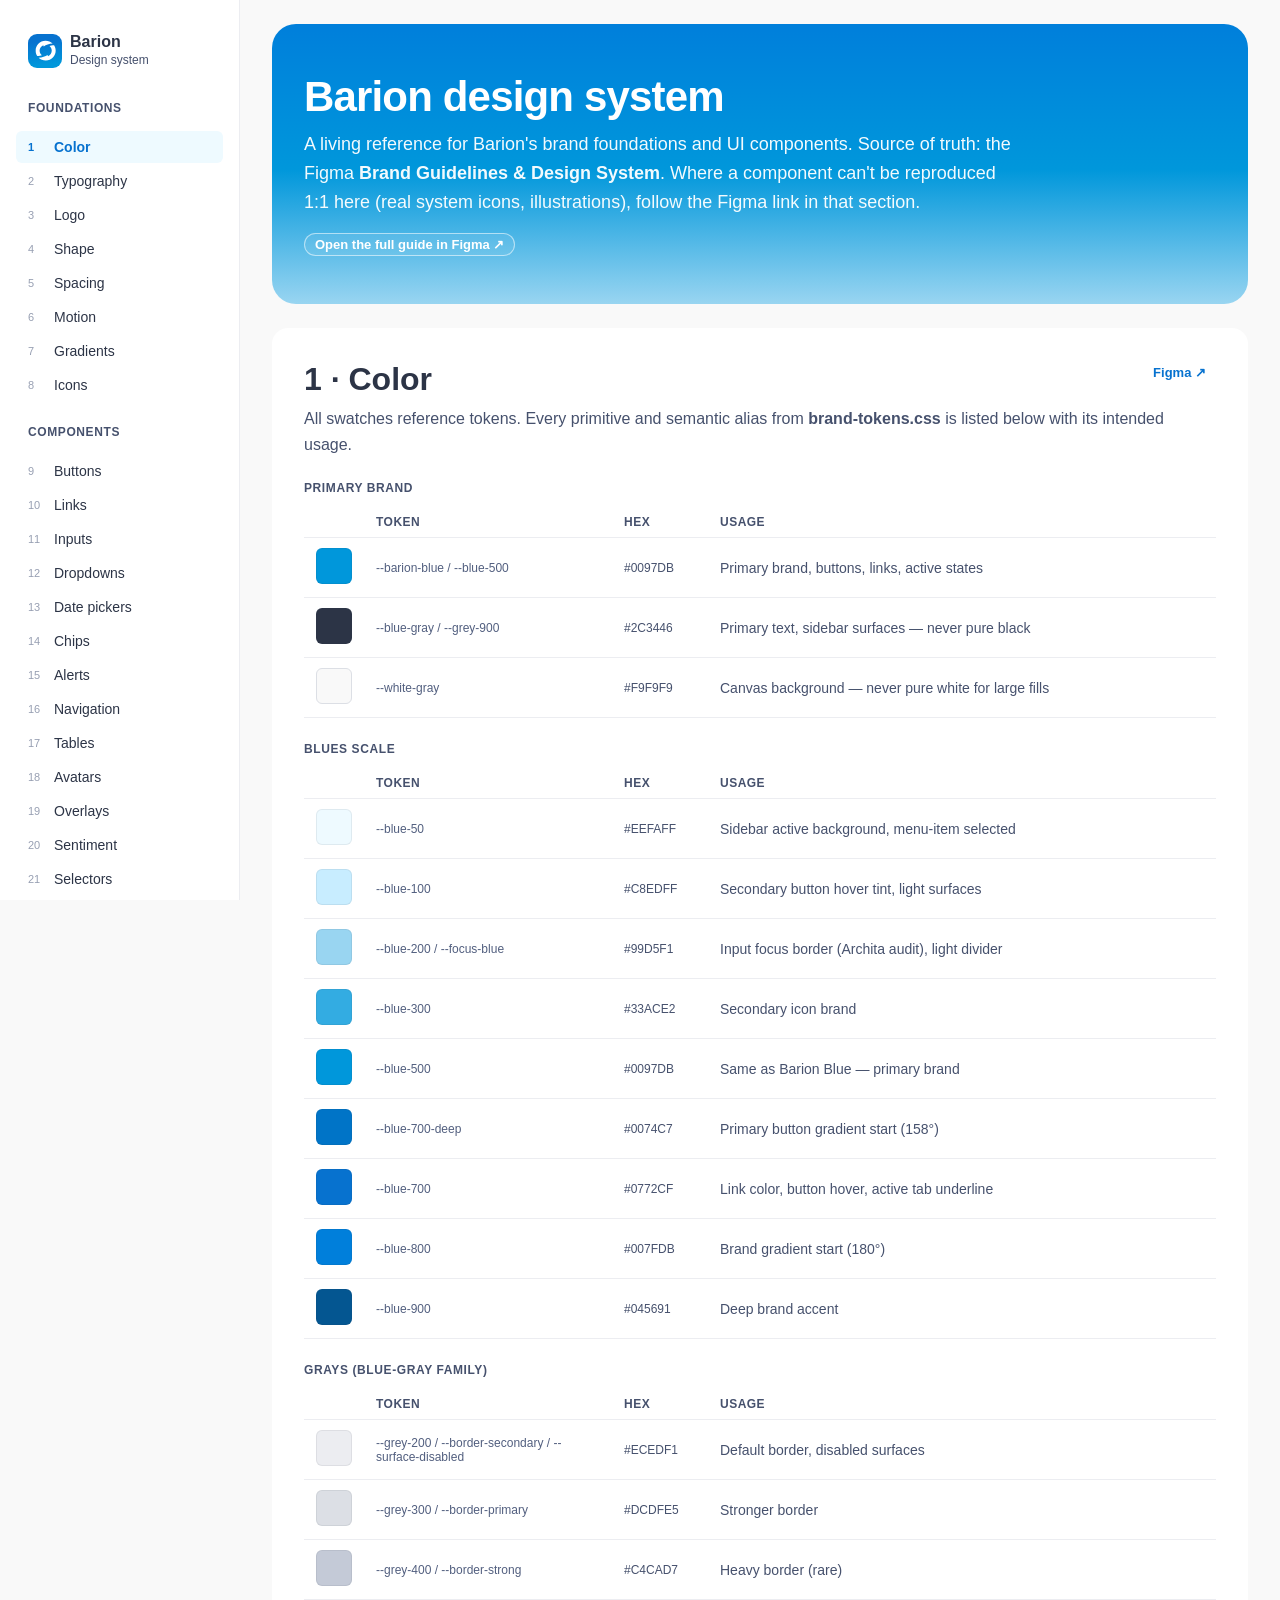
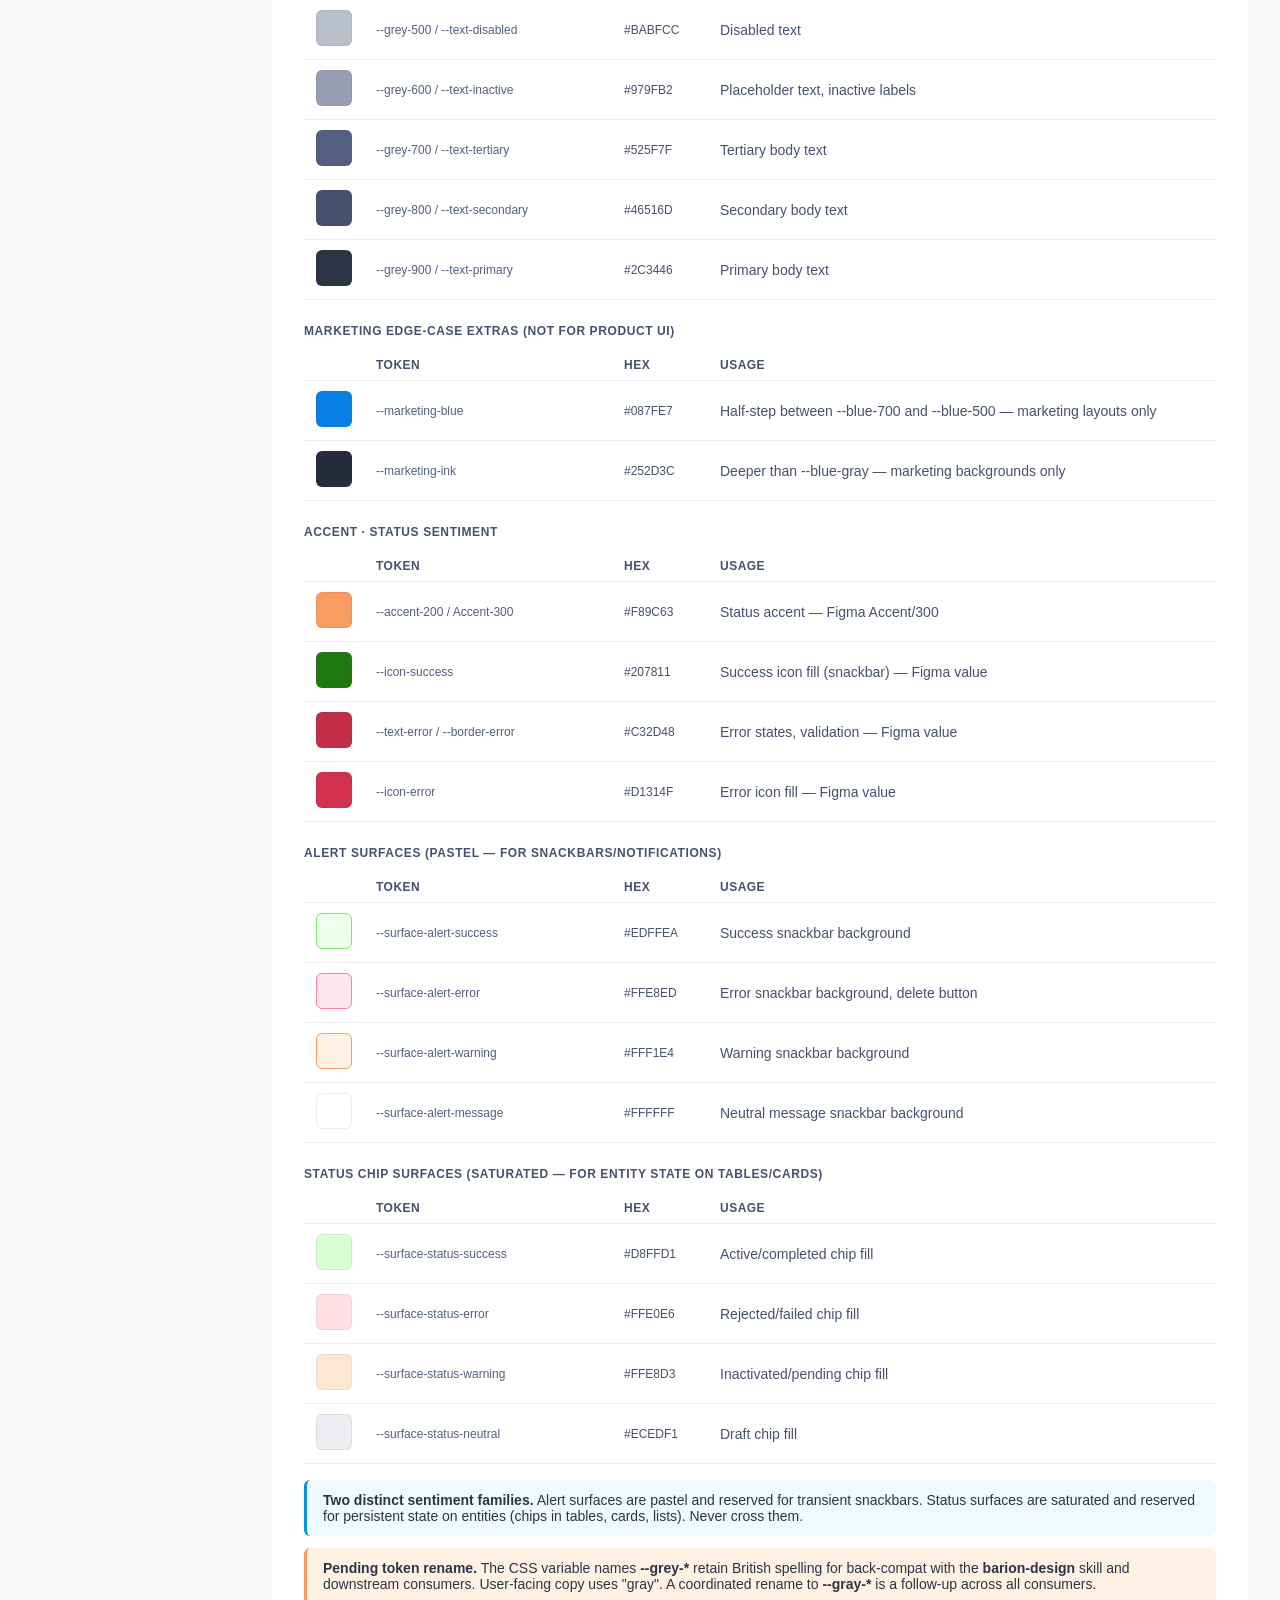
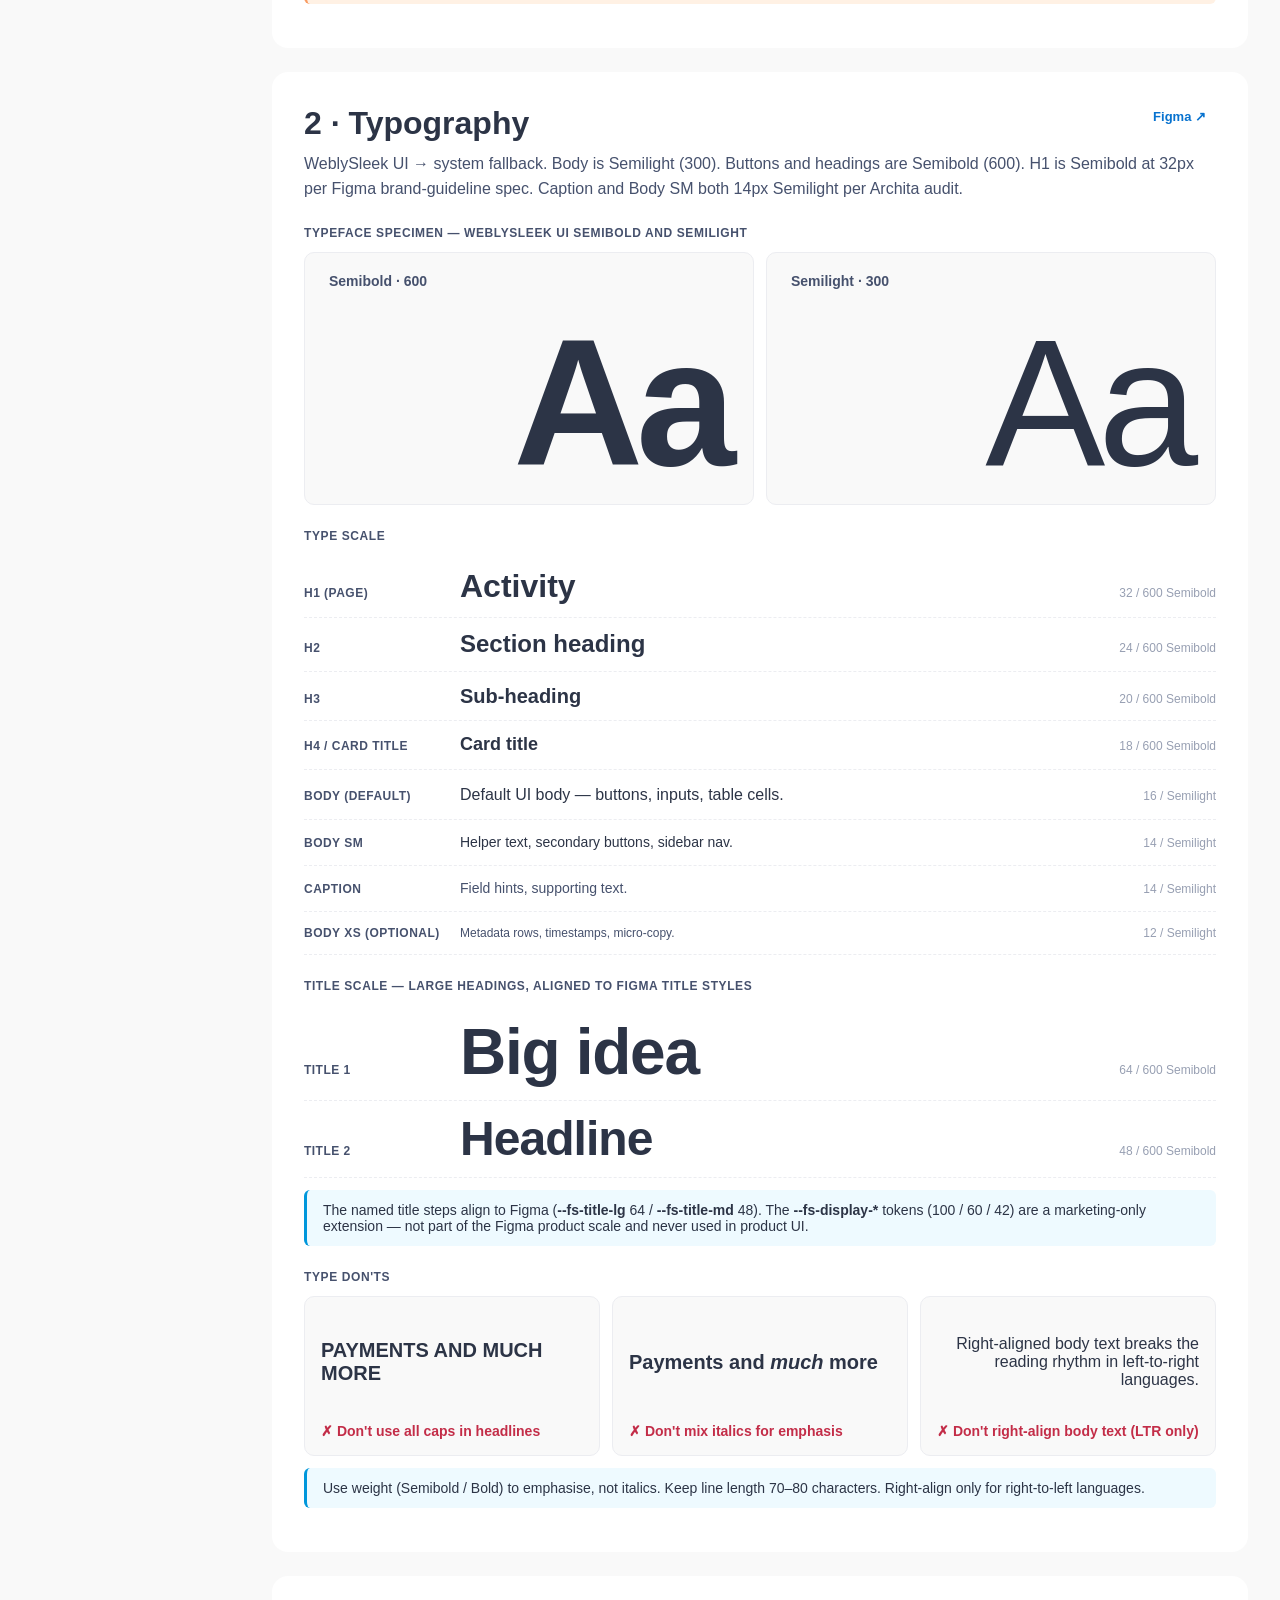
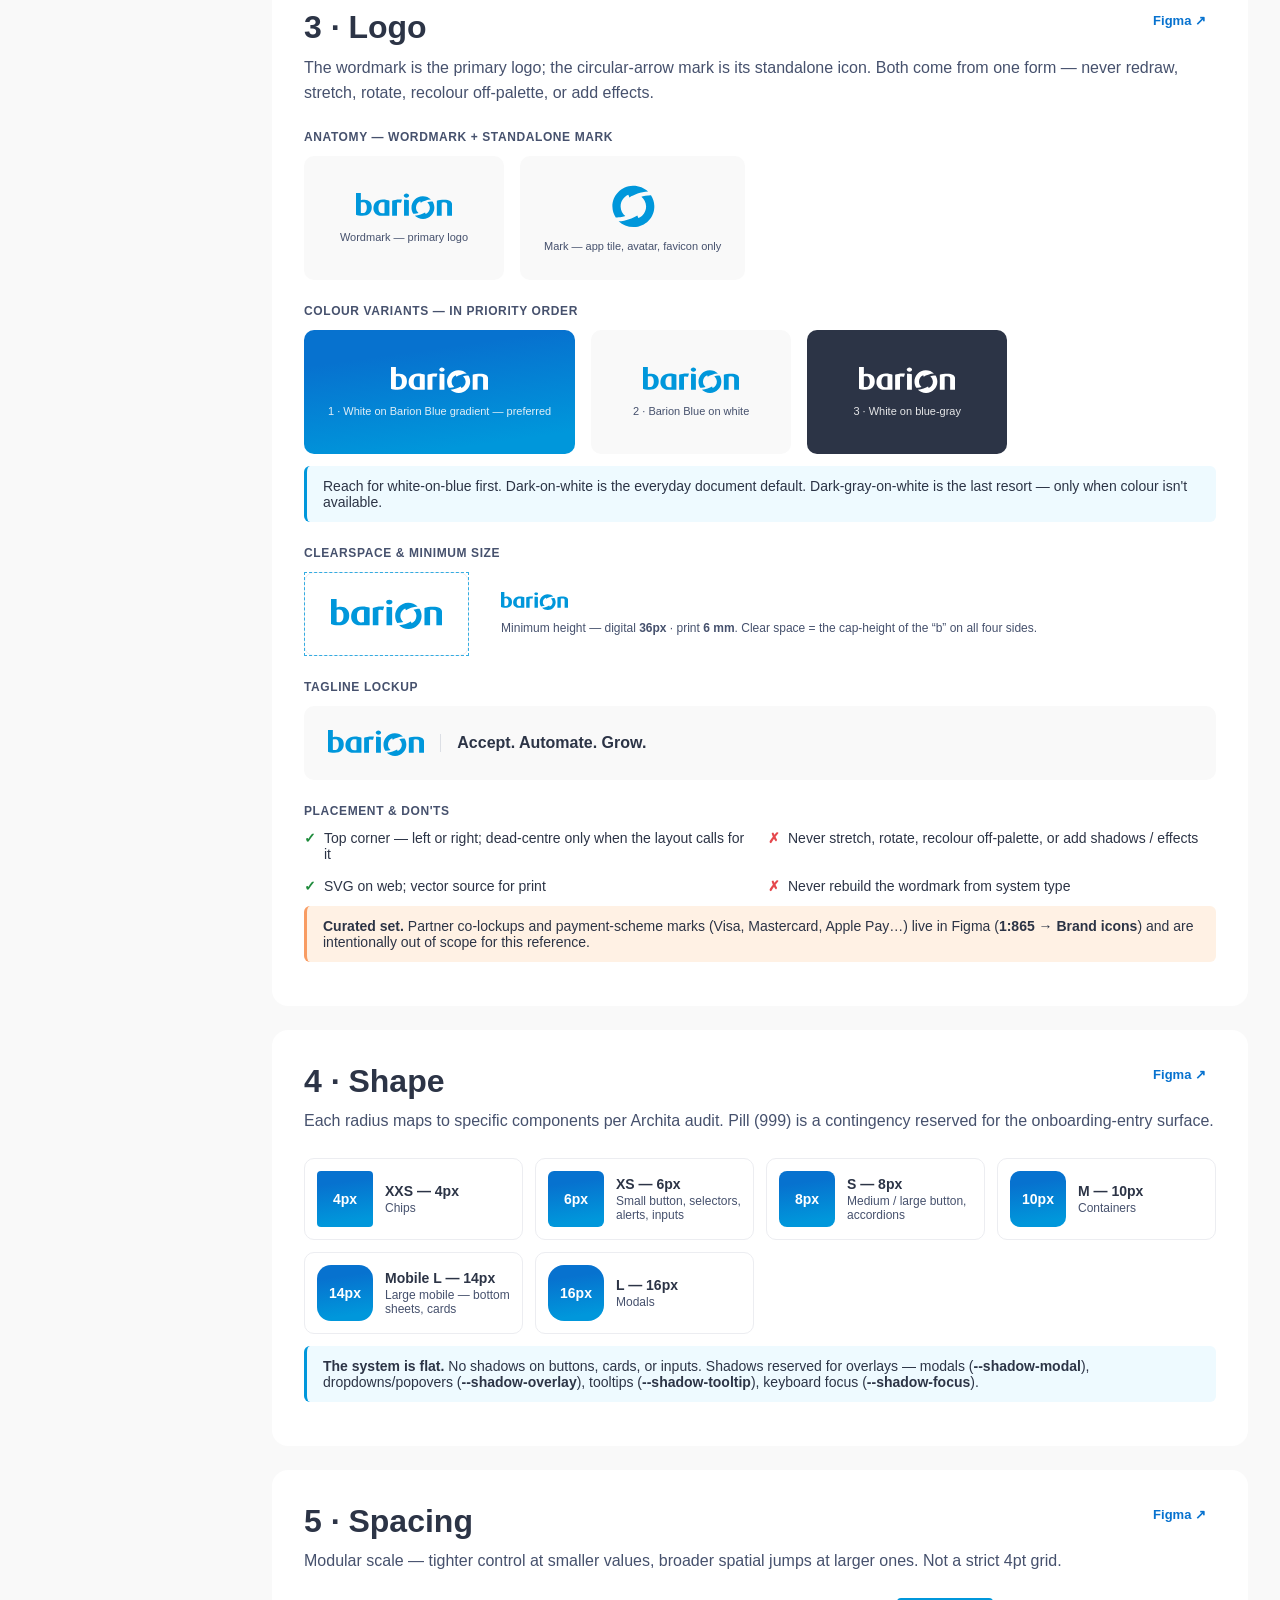
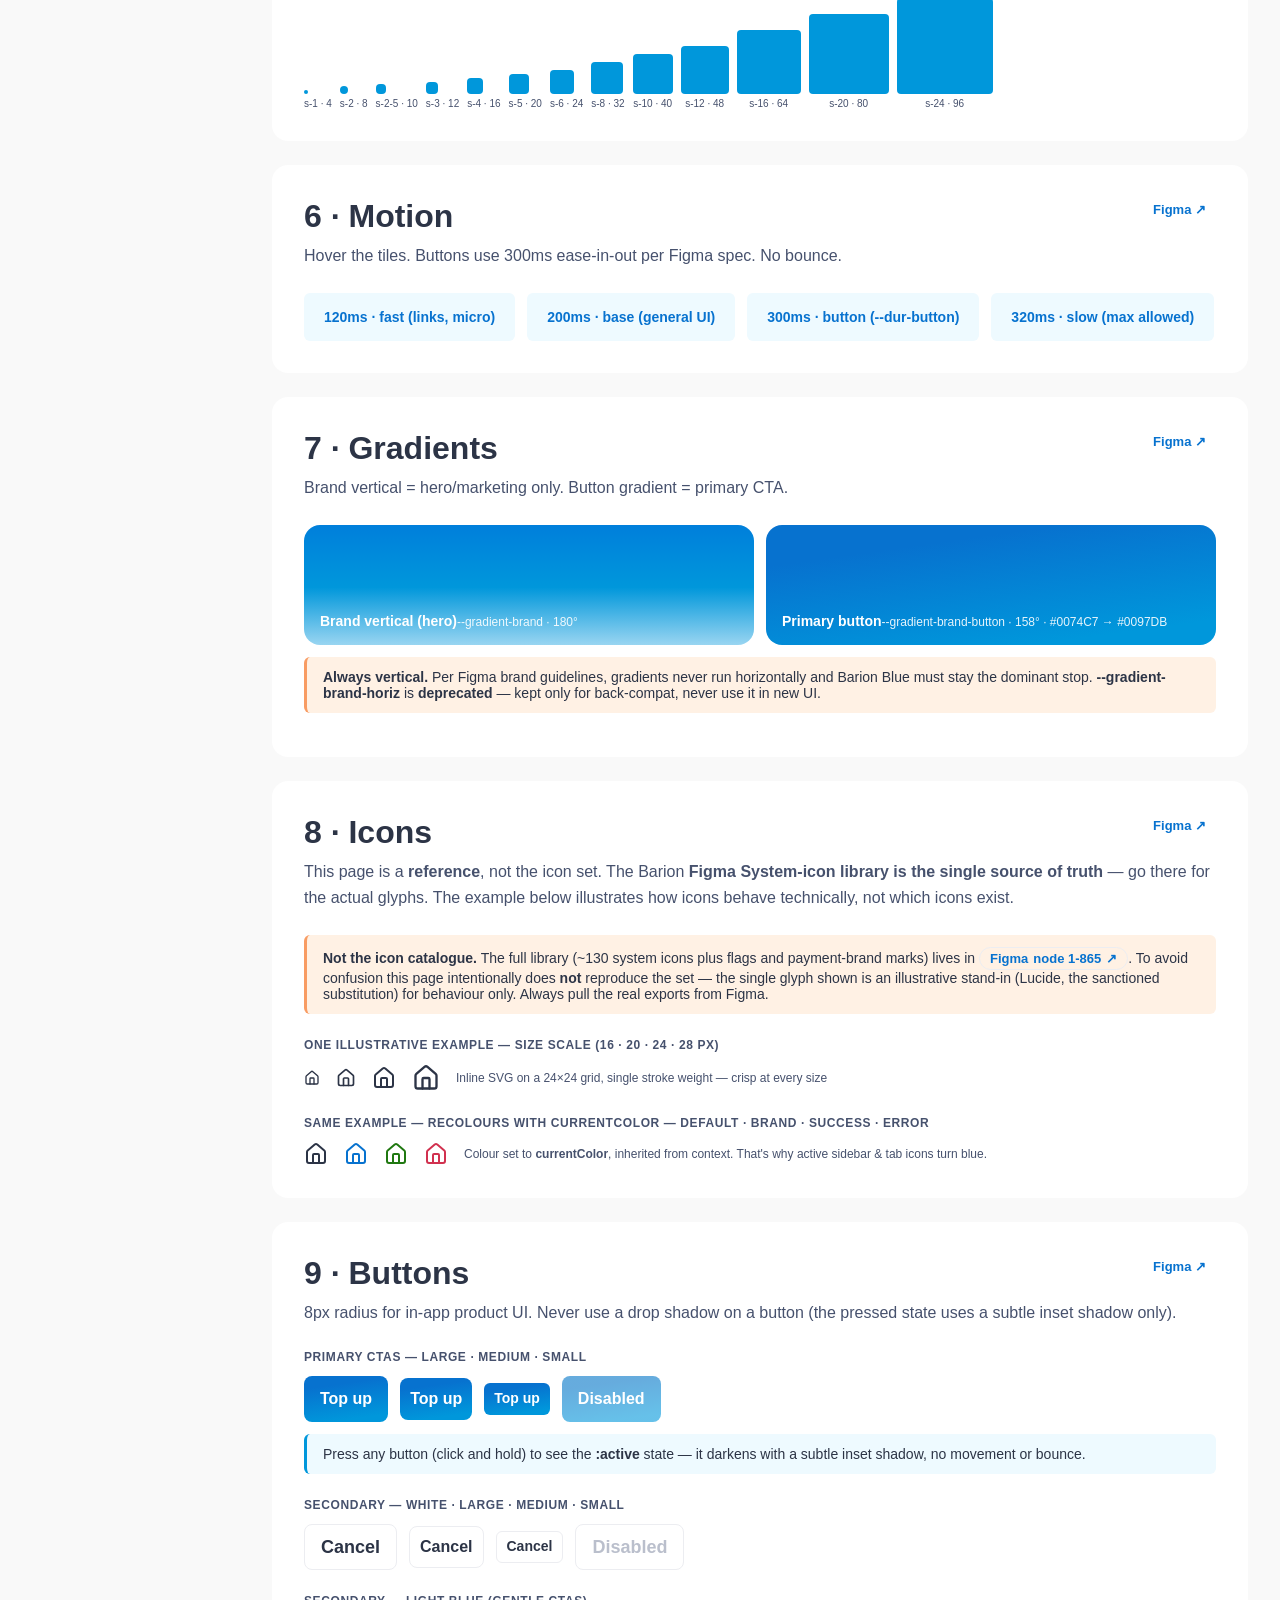
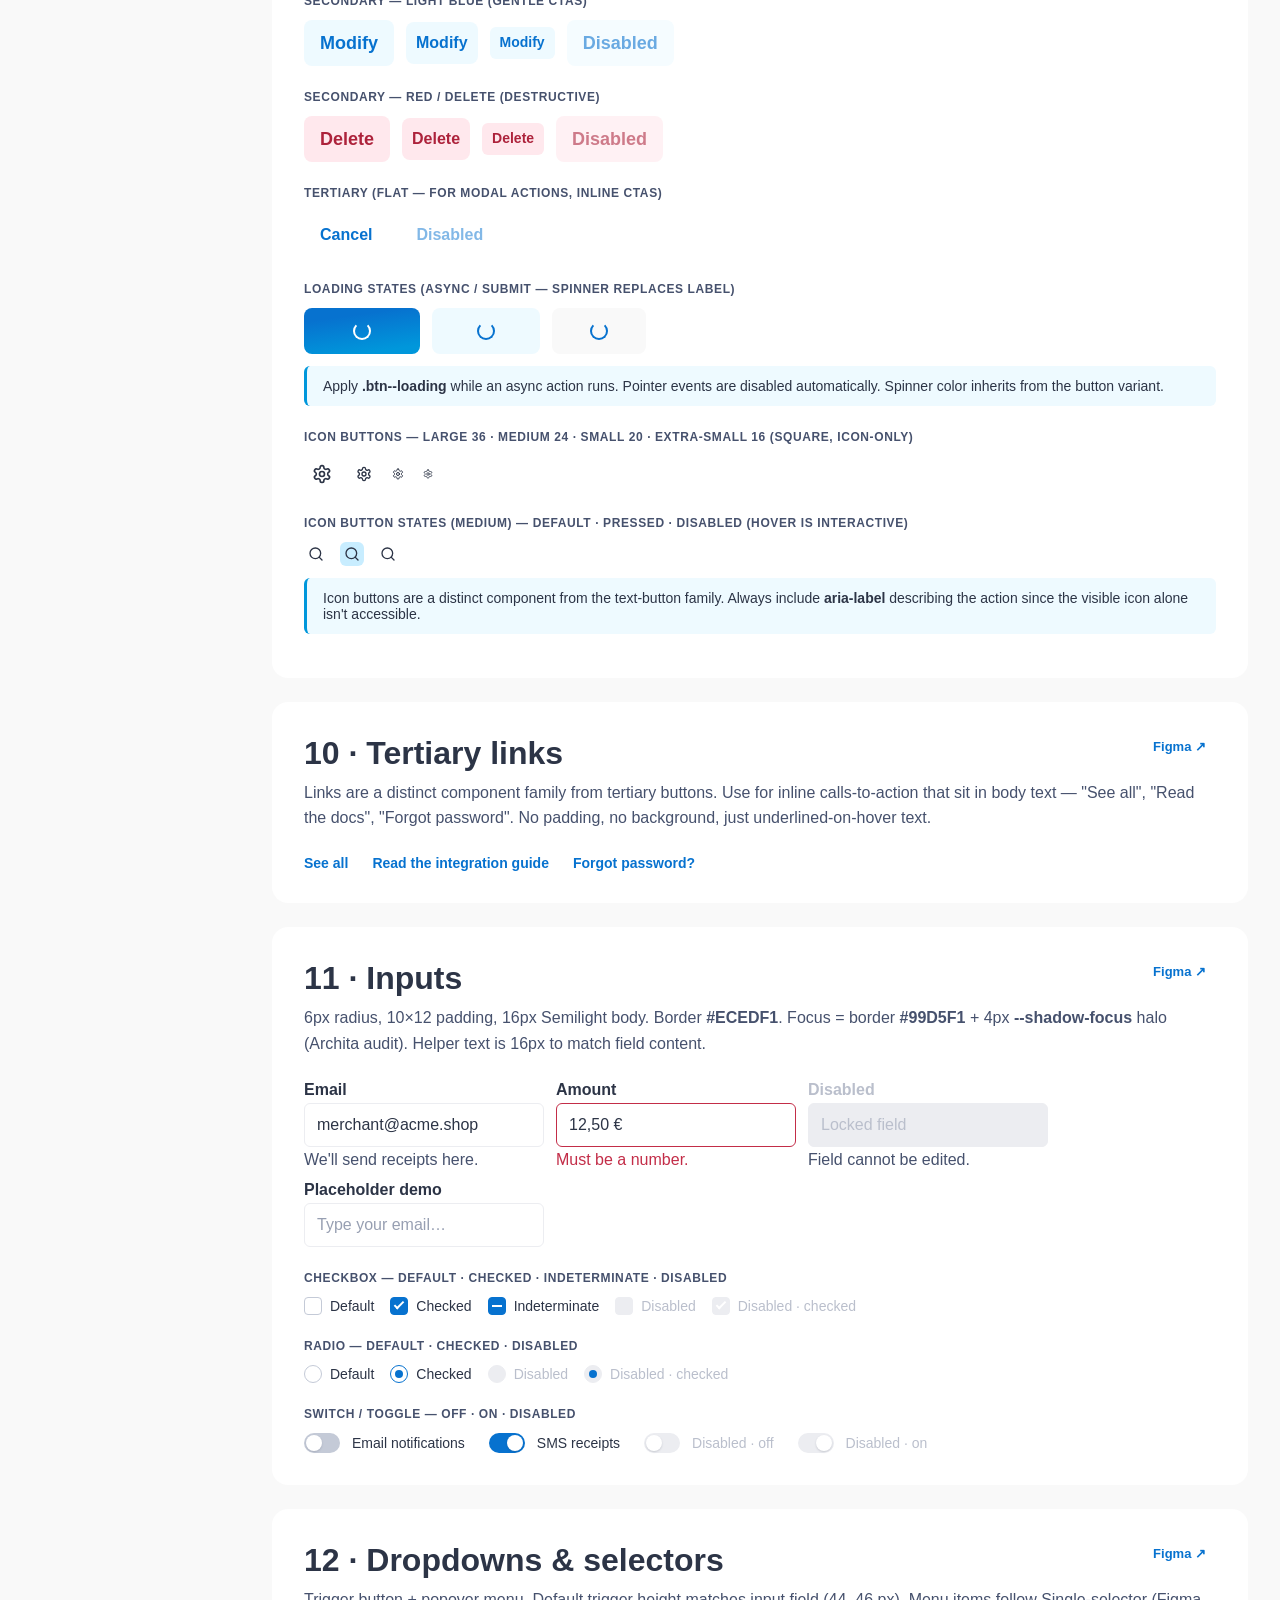
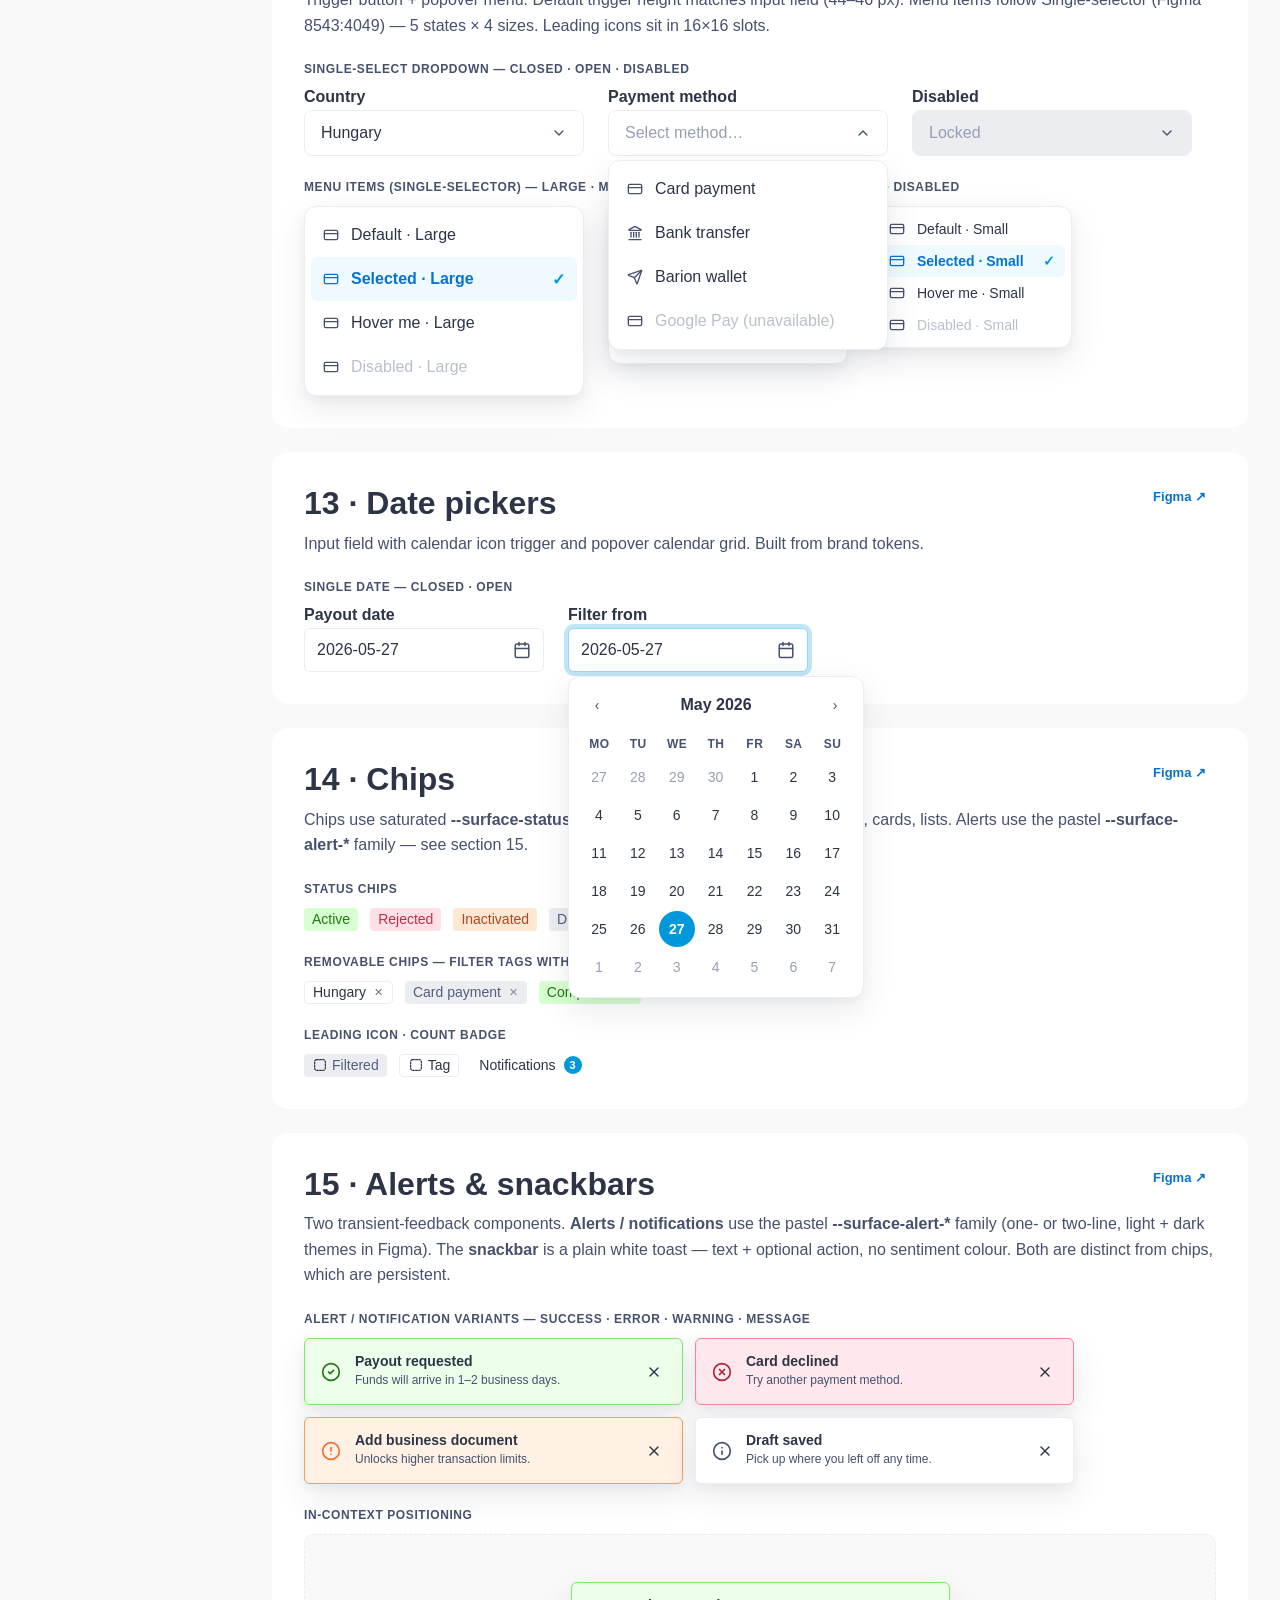
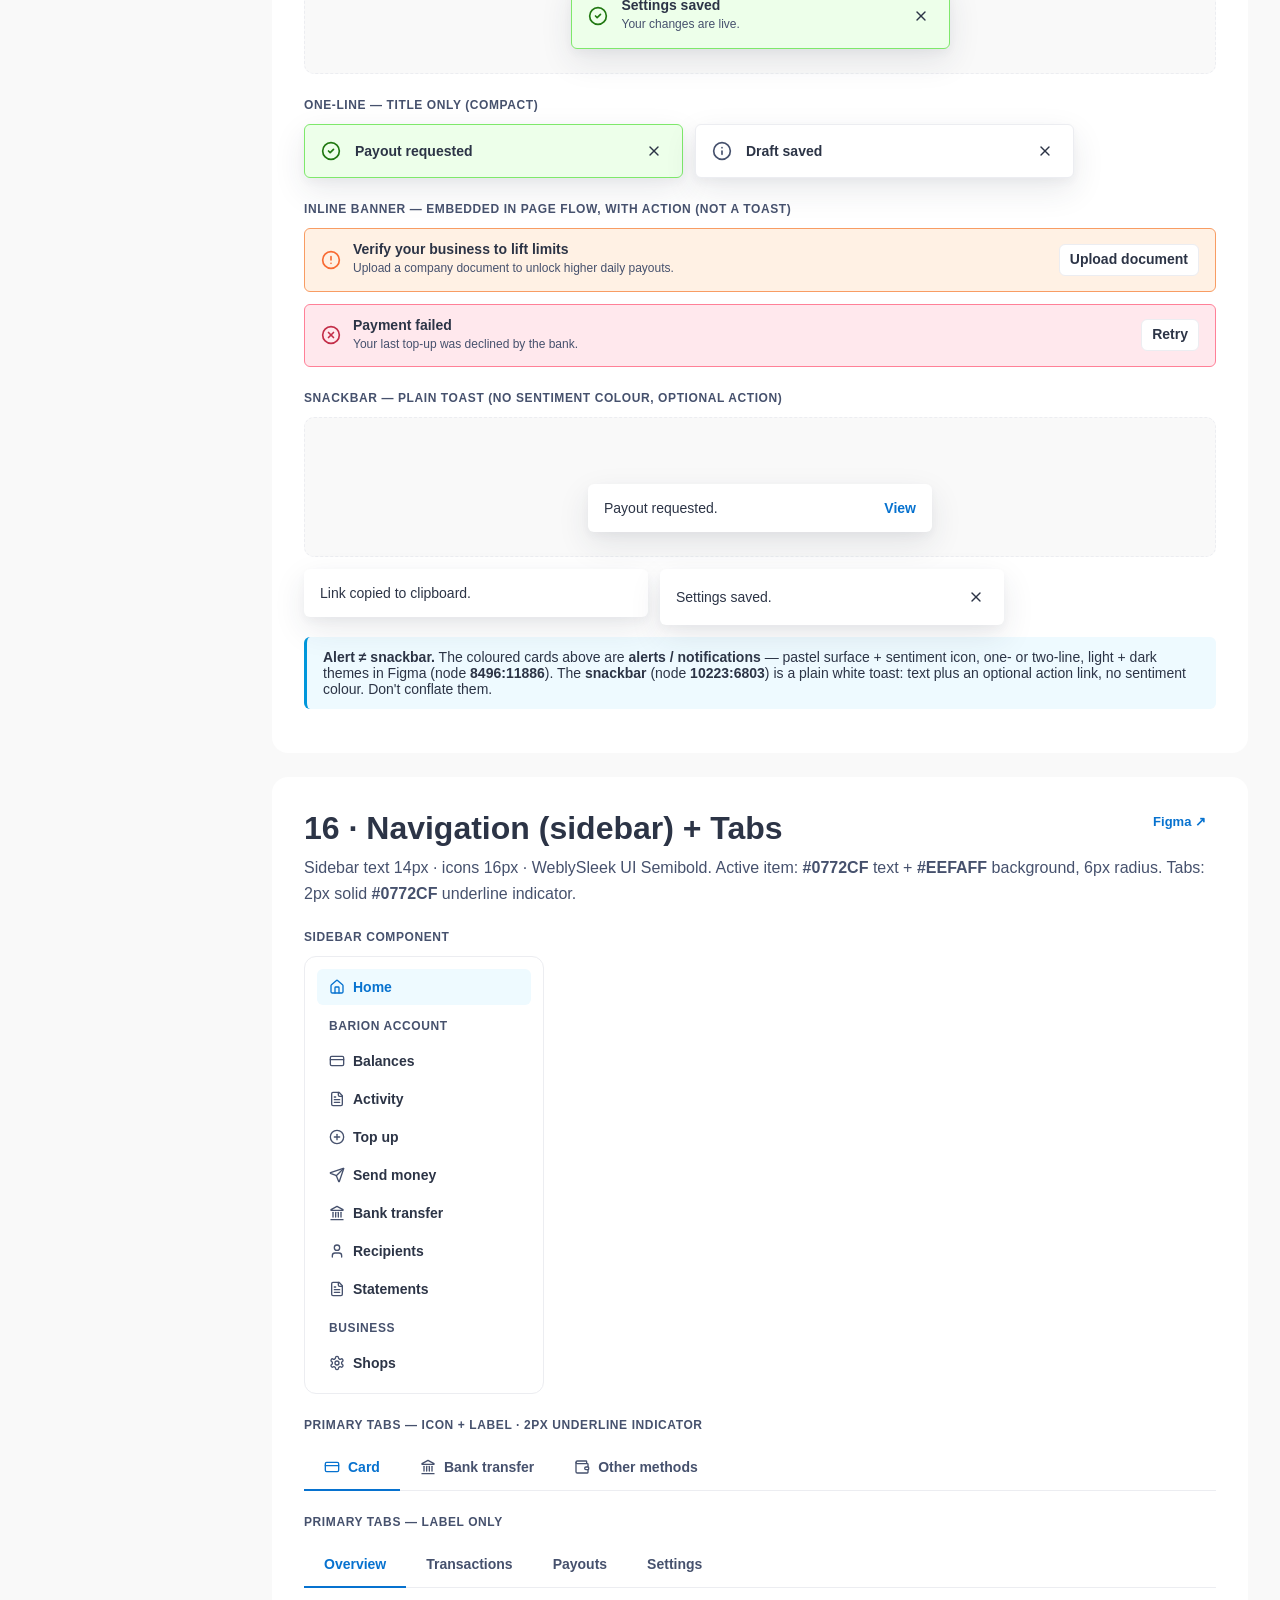
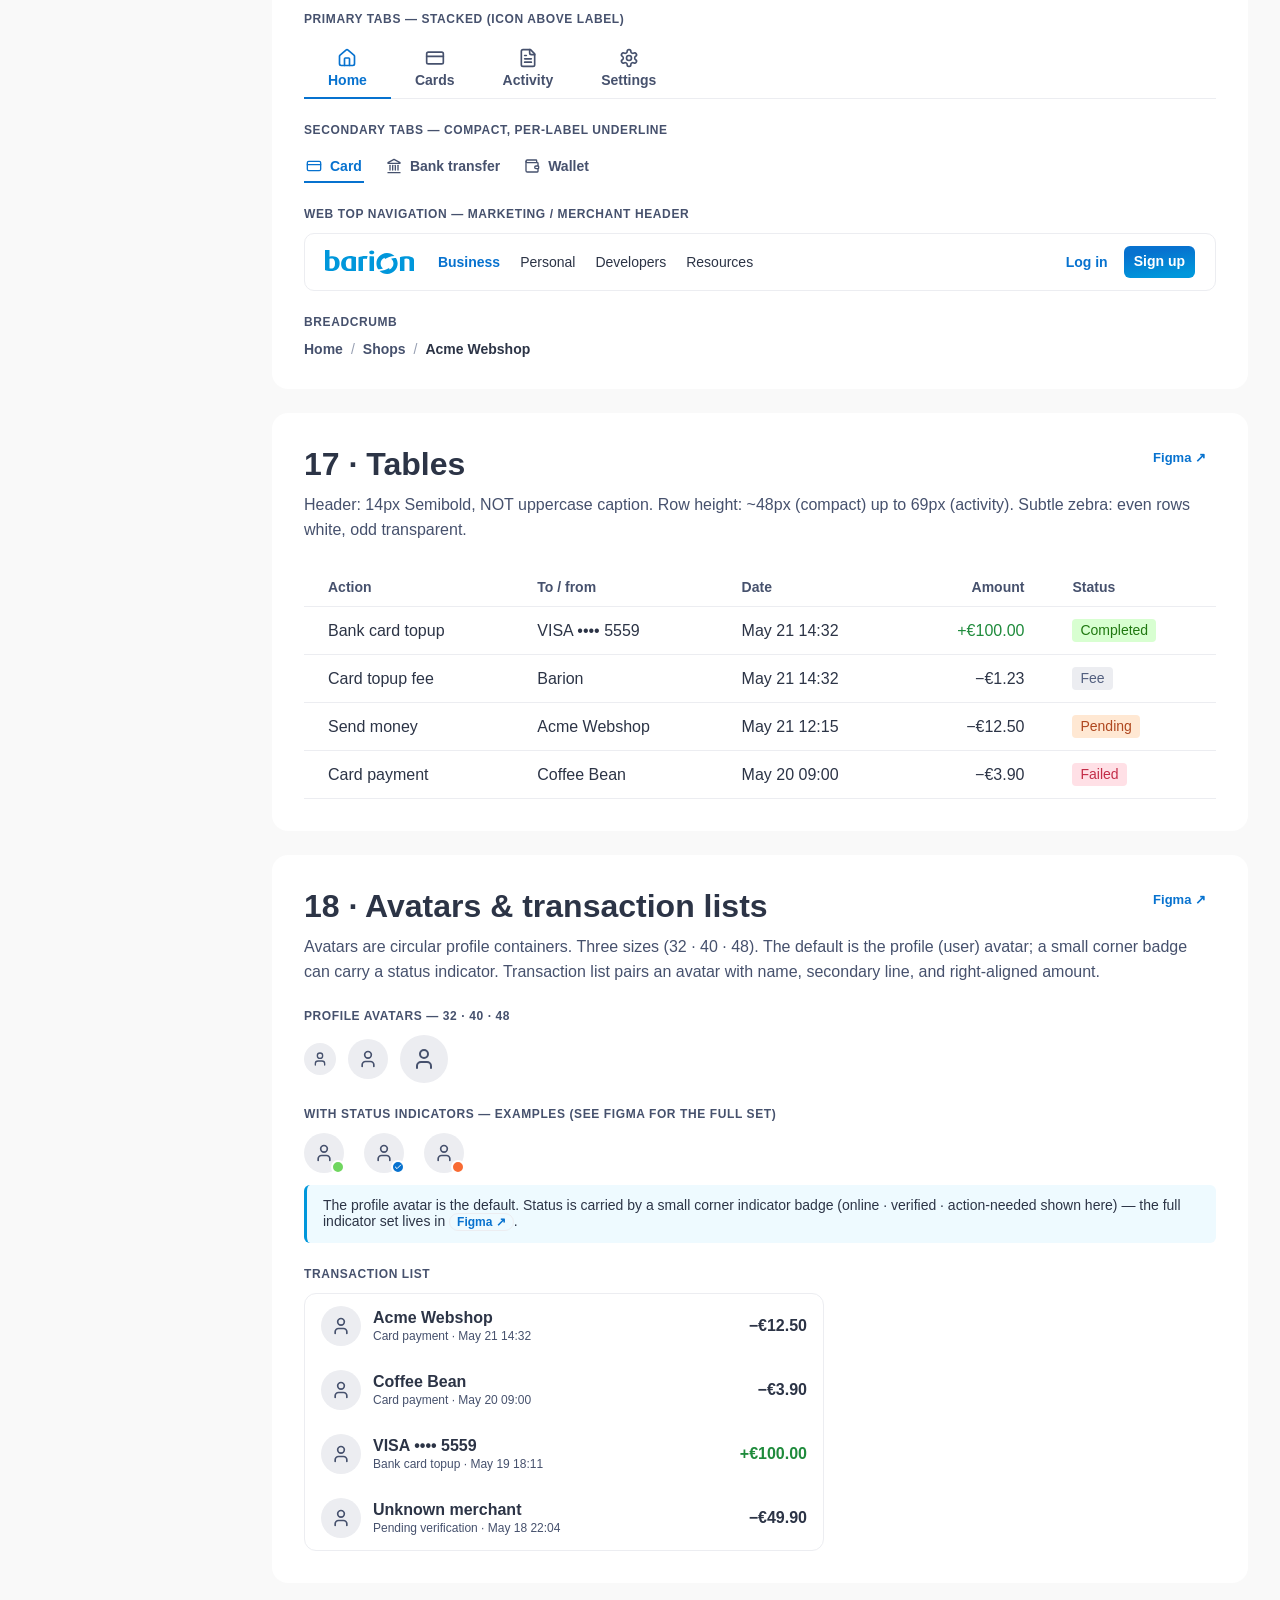
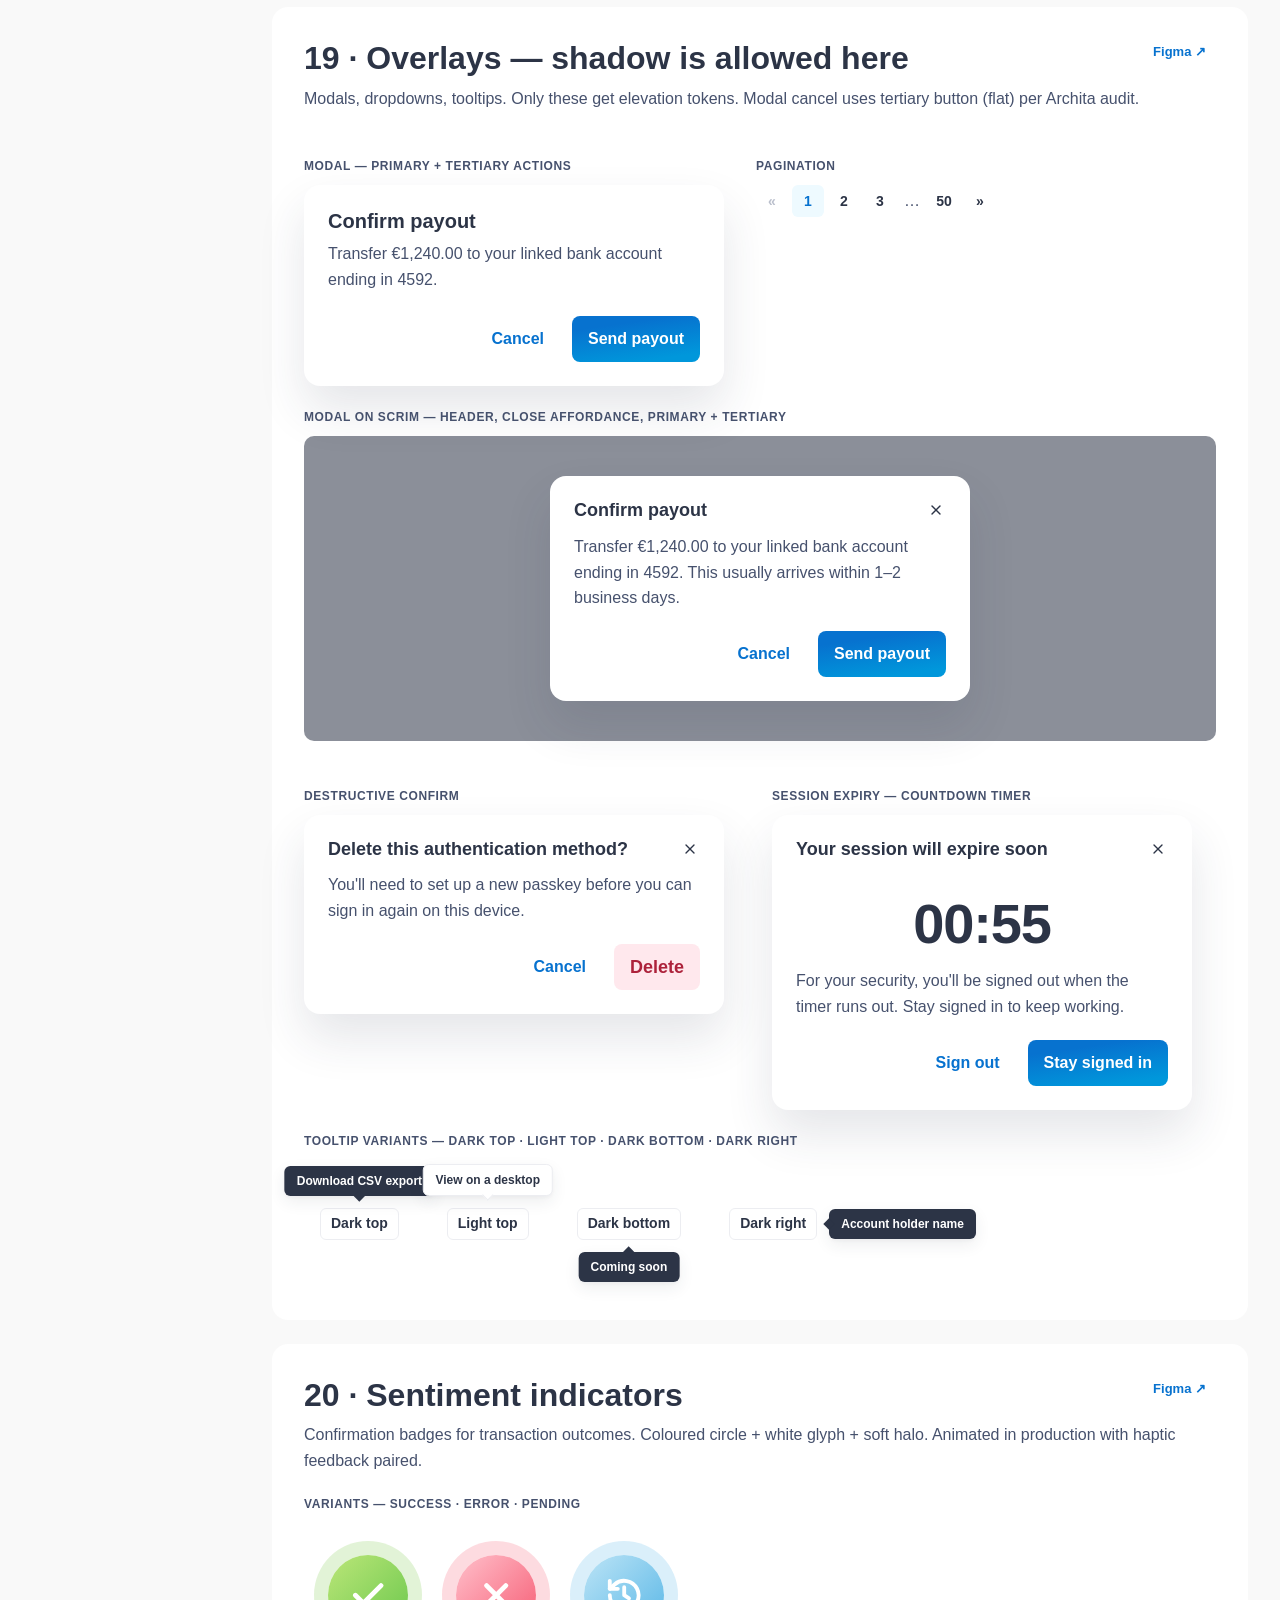
<file: index.html>
<!doctype html>
<html lang="en">
<head>
<meta charset="utf-8">
<title>Barion design system v3 — living reference</title>
<meta name="viewport" content="width=device-width, initial-scale=1">
<link rel="icon" type="image/svg+xml" href="assets/favicon.svg">
<link rel="apple-touch-icon" href="assets/favicon.svg">
<meta name="theme-color" content="#0097DB">
<link rel="stylesheet" href="brand-tokens.css">
<style>
/* ---------- APP LAYOUT — side nav + content ---------- */
*, *::before, *::after { box-sizing: border-box; }
html { scroll-behavior: smooth; }
body { margin: 0; background: var(--white-gray); color: var(--text-primary); font-family: var(--font-brand); }
.app { display: grid; grid-template-columns: 240px 1fr; min-height: 100vh; max-width: 1400px; margin: 0 auto; }
.content { padding: var(--s-6) var(--s-8) var(--s-12); min-width: 0; }

/* ---------- SIDENAV (page-level, sticky) ---------- */
.sidenav { position: sticky; top: 0; align-self: start; height: 100vh; padding: var(--s-6) var(--s-4); background: var(--surface-primary); border-right: 1px solid var(--border-secondary); display: flex; flex-direction: column; gap: var(--s-3); overflow-y: auto; }
.sidenav__brand { display: flex; align-items: center; gap: var(--s-2); padding: var(--s-2) var(--s-3); font-weight: var(--fw-bold); font-size: var(--fs-body); color: var(--text-primary); line-height: 1.2; }
.sidenav__brand .mark { width: 34px; height: 34px; border-radius: 9px; background: var(--gradient-brand-button); flex-shrink: 0; display: inline-flex; align-items: center; justify-content: center; }
.sidenav__brand .mark img { width: 21px; height: 21px; }
.sidenav__brand small { display: block; font-weight: var(--fw-semilight); font-size: var(--fs-body-xs); color: var(--text-secondary); }
.sidenav__list { display: flex; flex-direction: column; gap: 2px; list-style: none; padding: 0; margin: 0; }
.sidenav__group-label { font-size: var(--fs-body-xs); color: var(--text-secondary); padding: var(--s-3) var(--s-3) var(--s-1); font-weight: var(--fw-semibold); text-transform: uppercase; letter-spacing: 0.05em; }
.sidenav__link { display: flex; align-items: center; gap: var(--s-2); padding: 0 var(--s-3); height: 32px; border-radius: var(--radius-xs); color: var(--text-primary); font-weight: var(--fw-semilight); font-size: var(--fs-body-sm); text-decoration: none; transition: background var(--dur-fast) var(--ease-out), color var(--dur-fast) var(--ease-out); }
.sidenav__link:hover { background: var(--white-gray); color: var(--text-primary); text-decoration: none; }
.sidenav__link.is-active { background: var(--surface-nav-active); color: var(--text-brand); font-weight: var(--fw-semibold); }
.sidenav__num { color: var(--text-inactive); font-family: var(--font-brand); font-variant-numeric: tabular-nums; font-size: 11px; min-width: 18px; }
.sidenav__link.is-active .sidenav__num { color: var(--text-brand); }
/* Mobile menu toggle — hidden on desktop */
.sidenav__toggle { display: none; position: absolute; top: 10px; right: 12px; width: 40px; height: 40px; align-items: center; justify-content: center; background: transparent; border: 1px solid var(--border-secondary); border-radius: var(--radius-xs); color: var(--text-primary); cursor: pointer; }
.sidenav__toggle .icon { width: 22px; height: 22px; }
.sidenav__toggle .sidenav__toggle-close { display: none; }
.sidenav.is-open .sidenav__toggle .sidenav__toggle-open { display: none; }
.sidenav.is-open .sidenav__toggle .sidenav__toggle-close { display: inline-flex; }

@media (max-width: 1023px) {
  .app { display: block; max-width: 100%; }
  /* Collapsed compact bar by default; expands to a scrollable panel when open */
  .sidenav { position: sticky; top: 0; height: auto; max-height: 60px; overflow: hidden; border-right: 0; border-bottom: 1px solid var(--border-secondary); z-index: 100; padding: 10px var(--s-3); gap: var(--s-2); }
  .sidenav__brand { padding: var(--s-2) 0; }
  .sidenav__toggle { display: inline-flex; }
  .sidenav.is-open { max-height: 88vh; overflow-y: auto; box-shadow: var(--shadow-overlay); }
  .content { padding: var(--s-4); }
  /* Contain decorative overflow (tooltips, positioned demos) so the page never scrolls sideways */
  .section { overflow-x: clip; }
}

/* ---------- SHELL / SECTIONS ---------- */
.section { background: var(--surface-primary); border-radius: var(--radius-lg); padding: var(--s-8); margin-bottom: var(--s-6); scroll-margin-top: var(--s-4); }
.section h2 { font-size: var(--fs-h1); font-weight: var(--fw-semibold); margin: 0 0 var(--s-2); color: var(--text-primary); }
.section .hint { color: var(--text-secondary); font-size: var(--fs-body); font-weight: var(--fw-semilight); margin: 0 0 var(--s-6); }
.title-strip { background: var(--gradient-brand); color: var(--text-invert); padding: var(--s-12) var(--s-8); border-radius: var(--radius-xl); margin-bottom: var(--s-6); }
.title-strip h1 { font-size: var(--fs-display-md); font-weight: var(--fw-semibold); letter-spacing: var(--ls-tight); margin: 0; color: var(--text-invert); }
.title-strip p { font-size: var(--fs-body-lg); font-weight: var(--fw-semilight); margin: var(--s-2) 0 0; max-width: 720px; opacity: 0.95; color: var(--text-invert); }
.kicker { font-size: var(--fs-body-xs); font-weight: var(--fw-bold); letter-spacing: 0.05em; text-transform: uppercase; color: var(--text-secondary); margin: var(--s-6) 0 var(--s-3); }
.row { display: flex; gap: var(--s-3); flex-wrap: wrap; align-items: flex-start; }
.callout { background: var(--blue-50); border-left: 3px solid var(--blue-500); padding: var(--s-3) var(--s-4); border-radius: var(--radius-xs); font-size: var(--fs-body-sm); color: var(--text-primary); margin: var(--s-3) 0; font-weight: var(--fw-semilight); }
.callout strong { font-weight: var(--fw-semibold); }
.flag { background: var(--surface-alert-warning); border-left: 3px solid var(--border-alert-warning); padding: var(--s-3) var(--s-4); border-radius: var(--radius-xs); font-size: var(--fs-body-sm); color: var(--text-primary); margin: var(--s-3) 0; font-weight: var(--fw-semilight); }

/* ---------- ICONS (sprite) ---------- */
.icon { width: 20px; height: 20px; flex-shrink: 0; display: inline-block; vertical-align: middle; color: var(--icon-primary); }
.icon--sm { width: 16px; height: 16px; }
.icon--md { width: 20px; height: 20px; }
.icon--lg { width: 24px; height: 24px; }
.icon--xl { width: 28px; height: 28px; }

/* Real Barion icons (PNG from Figma — node 1416:18786). Fixed color (#2C3446 brand dark gray); they don't inherit currentColor. */
img.icon { object-fit: contain; }
.icon--brand { color: var(--icon-brand); }
.icon--secondary { color: var(--icon-secondary); }
.icon--invert { color: var(--icon-invert); }
.icon--success { color: var(--icon-success); }
.icon--error { color: var(--icon-error); }
.icon--flip-x { transform: scaleX(-1); }
.icon-grid { display: grid; grid-template-columns: repeat(auto-fill, minmax(96px, 1fr)); gap: var(--s-4); }
.icon-card { display: flex; flex-direction: column; align-items: center; gap: var(--s-2); padding: var(--s-4); border: 1px solid var(--border-secondary); border-radius: var(--radius-m); background: var(--surface-primary); }
.icon-card__name { font-family: var(--font-brand); font-variant-numeric: tabular-nums; font-size: 11px; color: var(--text-secondary); }

/* ---------- COLOR — tabular ---------- */
.token-table { width: 100%; border-collapse: collapse; font-family: var(--font-brand); font-weight: var(--fw-semilight); font-size: var(--fs-body-sm); margin-bottom: var(--s-4); }
.token-table th { text-align: left; padding: 8px 12px; font-weight: var(--fw-semibold); font-size: var(--fs-body-xs); color: var(--text-secondary); border-bottom: 1px solid var(--border-secondary); text-transform: uppercase; letter-spacing: 0.04em; }
.token-table td { padding: 10px 12px; border-bottom: 1px solid var(--border-secondary); color: var(--text-primary); vertical-align: middle; }
.token-table td.swatch-cell { width: 60px; }
.token-table td.token-cell { font-family: var(--font-brand); font-variant-numeric: tabular-nums; font-size: 12px; color: var(--text-tertiary); }
.token-table td.hex-cell { font-family: var(--font-brand); font-variant-numeric: tabular-nums; font-size: 12px; color: var(--text-secondary); width: 90px; }
.token-table td.usage-cell { color: var(--text-secondary); font-size: var(--fs-body-sm); }
/* Align columns identically across every color-reference table */
#color .token-table { table-layout: fixed; }
#color .token-table th:nth-child(1), #color .token-table td:nth-child(1) { width: 60px; }
#color .token-table th:nth-child(2), #color .token-table td:nth-child(2) { width: 248px; }
#color .token-table th:nth-child(3), #color .token-table td:nth-child(3) { width: 96px; }
#color .token-table td.token-cell, #color .token-table td.usage-cell { white-space: normal; overflow-wrap: anywhere; }
/* Align columns identically across every colour table (swatch · token · hex · usage) */
#color .token-table { table-layout: fixed; }
#color .token-table th:nth-child(1), #color .token-table td:nth-child(1) { width: 60px; }
#color .token-table th:nth-child(2), #color .token-table td:nth-child(2) { width: 248px; }
#color .token-table th:nth-child(3), #color .token-table td:nth-child(3) { width: 96px; }
#color .token-table td.token-cell, #color .token-table td.usage-cell { white-space: normal; overflow-wrap: anywhere; }
.swatch-chip { width: 36px; height: 36px; border-radius: var(--radius-xs); border: 1px solid rgba(44, 52, 70, 0.08); display: inline-block; }

/* ---------- TYPOGRAPHY ---------- */
.type-row { display: flex; align-items: baseline; gap: var(--s-4); border-bottom: 1px dashed var(--border-secondary); padding: var(--s-3) 0; }
.type-row .name { width: 140px; font-weight: var(--fw-semibold); font-size: var(--fs-body-xs); color: var(--text-secondary); text-transform: uppercase; letter-spacing: 0.04em; }
.type-row .sample { flex: 1; color: var(--text-primary); }
.type-row .meta { width: 180px; font-family: var(--font-brand); font-variant-numeric: tabular-nums; font-size: 12px; color: var(--text-inactive); text-align: right; }

/* Aa specimen — display weights at scale */
.aa-specimen { display: grid; grid-template-columns: 1fr 1fr; gap: var(--s-3); margin: var(--s-3) 0 var(--s-6); }
.aa-card { display: flex; flex-direction: column; justify-content: space-between; padding: var(--s-5) var(--s-6); background: var(--white-gray); border: 1px solid var(--border-secondary); border-radius: var(--radius-m); aspect-ratio: 16/9; overflow: hidden; }
.aa-card__label { font-size: var(--fs-body-sm); font-weight: var(--fw-semibold); color: var(--text-secondary); }
.aa-card__sample { font-size: 180px; line-height: 0.9; color: var(--text-primary); align-self: flex-end; letter-spacing: -0.04em; }

/* Don'ts grid — visual examples of typography mistakes (from Archita's brand-guideline reference) */
.dont-grid { display: grid; grid-template-columns: repeat(3, 1fr); gap: var(--s-3); margin: var(--s-3) 0; }
.dont-card { display: flex; flex-direction: column; gap: var(--s-3); padding: var(--s-4); background: var(--white-gray); border: 1px solid var(--border-secondary); border-radius: var(--radius-m); min-height: 160px; }
.dont-card__sample { flex: 1; color: var(--text-primary); display: flex; align-items: center; }
.dont-card__label { font-size: var(--fs-body-sm); font-weight: var(--fw-semibold); color: var(--text-error); }

/* ---------- SHAPE ---------- */
.shape-grid { display: grid; grid-template-columns: repeat(auto-fill, minmax(180px, 1fr)); gap: var(--s-3); }
.shape-card { display: flex; align-items: center; gap: var(--s-3); padding: var(--s-3); border: 1px solid var(--border-secondary); border-radius: var(--radius-m); }
.shape-tile { background: var(--gradient-brand-button); color: var(--text-invert); width: 56px; height: 56px; display: grid; place-content: center; font-weight: var(--fw-bold); font-size: var(--fs-body-sm); font-variant-numeric: tabular-nums; flex-shrink: 0; }
.shape-meta { display: flex; flex-direction: column; gap: 2px; }
.shape-meta .label { font-weight: var(--fw-semibold); font-size: var(--fs-body-sm); color: var(--text-primary); }
.shape-meta .usage { font-size: var(--fs-body-xs); color: var(--text-secondary); font-weight: var(--fw-semilight); }

/* ---------- SPACING ---------- */
.spacer-track { display: flex; gap: var(--s-2); align-items: flex-end; flex-wrap: wrap; }
.spacer { background: var(--blue-500); border-radius: var(--radius-xxs); }
.spacer-label { font-family: var(--font-brand); font-variant-numeric: tabular-nums; font-size: 10px; color: var(--text-secondary); text-align: center; margin-top: var(--s-1); }

/* ---------- MOTION ---------- */
.motion-tile { background: #EEFAFF; color: var(--text-link-1); padding: var(--s-4) var(--s-5); border-radius: var(--radius-xs); cursor: pointer; font-weight: var(--fw-semibold); font-size: var(--fs-body-sm); }
.motion-tile:hover { background: var(--blue-500); color: var(--text-invert); }
.motion-tile.fast { transition: all var(--dur-fast) var(--ease-out); }
.motion-tile.base { transition: all var(--dur-base) var(--ease-out); }
.motion-tile.button { transition: all var(--dur-button) var(--ease-in-out); }
.motion-tile.slow { transition: all var(--dur-slow) var(--ease-out); }

/* ---------- GRADIENTS ---------- */
.gradient-tile { height: 120px; border-radius: var(--radius-lg); display: flex; align-items: flex-end; padding: var(--s-4); color: var(--text-invert); font-weight: var(--fw-bold); font-size: var(--fs-body-sm); }

/* ---------- BUTTONS (v3 — flat) ---------- */
.btn { display: inline-flex; align-items: center; justify-content: center; gap: var(--s-2); height: 46px; padding: 14px var(--s-4); border-radius: var(--radius-sm); font-family: var(--font-brand); font-weight: var(--fw-semibold); font-size: var(--fs-body); cursor: pointer; transition: filter var(--dur-button) var(--ease-in-out), background var(--dur-button) var(--ease-in-out), transform var(--dur-fast) var(--ease-out); border: 0; box-shadow: none; line-height: 1; }
.btn:focus-visible { box-shadow: var(--shadow-focus); outline: none; }
.btn:disabled { background: var(--surface-disabled); color: var(--text-disabled); cursor: not-allowed; }
.btn__icon { width: 18px; height: 18px; flex-shrink: 0; }
.btn--primary { background: var(--gradient-brand-button); color: var(--text-invert); }
/* Hover = flat darker blue #0074C7 (Figma Primary/Hover = Blues/1000), not a dimmed gradient */
.btn--primary:hover:not(:disabled) { background-image: linear-gradient(rgba(0, 0, 0, 0.05), rgba(0, 0, 0, 0.05)), var(--gradient-brand-button); }
.btn--primary:active:not(:disabled), .btn--primary.is-pressed { filter: brightness(0.78); box-shadow: none; }
/* Disabled = faded brand blue with white label (Figma Primary/Disabled), not neutral grey */
.btn--primary:disabled { background: var(--gradient-brand-button); color: var(--text-invert); opacity: 0.4; }
.btn--primary .btn__icon { color: var(--text-invert); }
.btn--primary:disabled { background: linear-gradient(172deg, rgba(0, 116, 199, 0.6) 22.75%, rgba(0, 151, 219, 0.6) 86.15%); color: var(--text-invert); opacity: 1; }
/* Secondary (White variant by default) */
.btn--secondary { background: var(--surface-primary); color: var(--text-primary); border: 1px solid var(--border-secondary); font-size: var(--fs-body-lg); height: 46px; padding: 10px 16px; }
/* White secondary — hover = #F9F9F9, pressed = #EFEFEF flat (Figma 7978-13309: surface +4% darken, light border, no shadow) */
.btn--secondary:hover:not(:disabled) { background: var(--white-gray); border-color: var(--border-secondary); }
.btn--secondary:active:not(:disabled), .btn--secondary.is-pressed { background: #EFEFEF; box-shadow: none; }
.btn--secondary:focus-visible { border-width: 2px; box-shadow: none; }
.btn--secondary:disabled { background: rgba(255, 255, 255, 0.8); color: var(--text-disabled); border-color: var(--border-secondary); }
/* Secondary — Light Blue color variant */
.btn--secondary.btn--blue { background: #EEFAFF; color: var(--text-link-1); border: 0; }
.btn--secondary.btn--blue:hover:not(:disabled) { background: #DBF3FF; }
.btn--secondary.btn--blue:active:not(:disabled), .btn--secondary.btn--blue.is-pressed { background: var(--blue-100); box-shadow: none; }
.btn--secondary.btn--blue:focus-visible { box-shadow: 0 0 0 3px var(--blue-200); }
.btn--secondary.btn--blue:disabled { background: #EEFAFF; color: var(--text-brand); opacity: 0.6; }
/* Secondary — Red/Delete color variant. Default #FFE8ED → Hover #FFD7DF (surface-error_hover) → Pressed #FFB9C7 (surface-error_pressed) per Figma 7978-13418/13422 — flat, differentiated, no shadow */
.btn--secondary.btn--delete { background: var(--surface-alert-error); color: var(--text-alert-error); border: 0; }
.btn--secondary.btn--delete:hover:not(:disabled) { background: #FFD7DF; }
.btn--secondary.btn--delete:active:not(:disabled), .btn--secondary.btn--delete.is-pressed { background: #FFB9C7; }
.btn--secondary.btn--delete:focus-visible { box-shadow: 0 0 0 3px rgba(249, 135, 156, 0.3); }
.btn--secondary.btn--delete:disabled { background: var(--surface-alert-error); opacity: 0.6; }
/* Size modifiers — Medium and Small (default = Large 46px). Apply to any .btn variant. */
.btn--md { height: 42px; padding: 6px 10px; font-size: var(--fs-body); }
.btn--sm { height: 32px; padding: 4px 10px 6px; font-size: var(--fs-body-sm); border-radius: var(--radius-xs); }
/* Tertiary — flat, no fill, no border, button-height padding (for modal actions, inline CTAs) */
.btn--tertiary { background: transparent; color: var(--text-link-1); border: 0; box-shadow: none; }
/* Hover = neutral grey #F9F9F9, Pressed = flat light-blue #EEFAFF with label kept at text-link-1, no inset shadow — per Figma Tertiary/Pressed 10216:65765 */
.btn--tertiary:hover:not(:disabled) { background: var(--white-gray); color: var(--text-link-1); }
.btn--tertiary:active:not(:disabled), .btn--tertiary.is-pressed { background: var(--blue-50); color: var(--text-link-1); box-shadow: none; }
.btn--tertiary:focus-visible { box-shadow: var(--shadow-focus); }
/* Disabled = faded brand-blue label (Figma Tertiary/Disabled), not neutral grey */
.btn--tertiary:disabled { background: transparent; color: var(--text-brand); opacity: 0.5; }
/* Link — inline text link with no padding, distinct family */
.btn--link { background: transparent; color: var(--text-link-1); font-weight: var(--fw-semibold); font-size: var(--fs-body-sm); padding: 0; height: auto; }
.btn--link:hover:not(:disabled) { text-decoration: underline; color: var(--text-link-2); }

/* Icon button — square, icon-only. 4 sizes per brand guide (Archita audit): L36 / M24 / S20 / XS16. Distinct from .btn family. */
.btn-icon { display: inline-grid; place-content: center; background: transparent; border: 0; border-radius: var(--radius-xs); color: var(--icon-primary); cursor: pointer; transition: background var(--dur-fast) var(--ease-out), color var(--dur-fast) var(--ease-out); outline: none; flex-shrink: 0; }
.btn-icon:hover:not(:disabled) { background: var(--blue-50); color: var(--text-brand); }
.btn-icon:active:not(:disabled), .btn-icon.is-pressed { background: var(--blue-100); color: var(--text-link-2); }
.btn-icon:focus-visible { box-shadow: var(--shadow-focus); }
.btn-icon:disabled { color: var(--text-disabled); cursor: not-allowed; }
.btn-icon--l  { width: 36px; height: 36px; }
.btn-icon--m  { width: 24px; height: 24px; }
.btn-icon--s  { width: 20px; height: 20px; }
.btn-icon--xs { width: 16px; height: 16px; }
.btn-icon--l  .icon { width: 20px; height: 20px; }
.btn-icon--m  .icon { width: 16px; height: 16px; }
.btn-icon--s  .icon { width: 12px; height: 12px; }
.btn-icon--xs .icon { width: 10px; height: 10px; }

/* Loading state — label fades, spinner shows. Apply to Primary, Light Blue, Tertiary. */
.btn--loading { color: transparent !important; pointer-events: none; position: relative; }
.btn--loading::after { content: ""; position: absolute; inset: 0; margin: auto; width: 18px; height: 18px; border: 2px solid currentColor; border-top-color: transparent; border-radius: 50%; animation: btn-spin 600ms linear infinite; color: var(--text-invert); }
.btn--primary.btn--loading::after { color: var(--text-invert); }
.btn--secondary.btn--blue.btn--loading::after { color: var(--text-link-1); }
.btn--tertiary.btn--loading { background: var(--white-gray); }
.btn--tertiary.btn--loading::after { color: var(--text-link-1); }
.btn--secondary.btn--loading::after { color: var(--text-primary); }
.btn--secondary.btn--delete.btn--loading::after { color: var(--text-alert-error); }
@keyframes btn-spin { to { transform: rotate(360deg); } }

/* Primary focus (Figma 7978-13233): solid 3px Blues/500 (#33ACE2) ring + 10% darken — replaces the faint glow that read too light */
.btn--primary:focus-visible:not(:disabled) { background-image: linear-gradient(rgba(0,0,0,0.10), rgba(0,0,0,0.10)), var(--gradient-brand-button); box-shadow: 0 0 0 3px var(--blue-300); }

/* ---------- INPUTS — Archita audit: focus border #99D5F1 ---------- */
.field { display: flex; flex-direction: column; gap: 4px; min-width: 240px; }
.field__label { font-family: var(--font-brand); font-weight: var(--fw-semibold); font-size: var(--fs-body); color: var(--text-primary); }
.field__input { height: 44px; padding: 10px 12px; border-radius: var(--radius-xs); border: 1px solid var(--border-secondary); background: var(--surface-primary); font-family: var(--font-brand); font-weight: var(--fw-semilight); font-size: var(--fs-body); color: var(--text-primary); transition: border-color var(--dur-fast) var(--ease-out), box-shadow var(--dur-fast) var(--ease-out); width: 100%; box-sizing: border-box; box-shadow: none; outline: none; }
.field__input::placeholder { color: var(--text-inactive); }
.field__input:hover:not(:disabled):not(:focus) { border-color: var(--border-strong); }
.field__input:focus { border-color: var(--blue-200); box-shadow: var(--shadow-focus); }
.field__input:disabled { background: var(--surface-disabled); color: var(--text-disabled); cursor: not-allowed; border-color: var(--border-secondary); }
.field--error .field__input:focus { box-shadow: var(--shadow-focus-error); }
.field--error .field__input { border-color: var(--border-error); }
.field__helper { font-family: var(--font-brand); font-weight: var(--fw-semilight); font-size: var(--fs-body); color: var(--text-secondary); }
.field--error .field__helper { color: var(--text-error); }
.field--disabled .field__label { color: var(--text-disabled); }

/* Amount input — value right-aligned with currency code suffix; currency symbol as muted prefix */
.amount-input { display: flex; align-items: center; gap: var(--s-2); height: 52px; padding: 0 16px; border: 1px solid var(--border-secondary); border-radius: var(--radius-xs); background: var(--surface-primary); font-family: var(--font-brand); transition: border-color var(--dur-fast) var(--ease-out), box-shadow var(--dur-fast) var(--ease-out); min-width: 280px; }
.amount-input:focus-within { border-color: var(--blue-200); box-shadow: var(--shadow-focus); }
.amount-input--error { border-color: var(--border-error); }
.amount-input__prefix { font-weight: var(--fw-semilight); font-size: var(--fs-body); color: var(--text-secondary); flex-shrink: 0; }
.amount-input__value { flex: 1; border: 0; outline: none; background: transparent; font-family: inherit; font-weight: var(--fw-semibold); font-size: var(--fs-h3); color: var(--text-primary); font-variant-numeric: tabular-nums; text-align: right; min-width: 0; padding: 0; }
.amount-input__suffix { font-weight: var(--fw-semibold); font-size: var(--fs-h3); color: var(--text-secondary); flex-shrink: 0; }

/* ---------- CHECKBOX / RADIO — expanded states ---------- */
.check, .radio { display: inline-flex; align-items: center; gap: var(--s-2); cursor: pointer; font-family: var(--font-brand); font-weight: var(--fw-semilight); font-size: var(--fs-body-sm); color: var(--text-primary); }
.check input, .radio input { position: absolute; opacity: 0; pointer-events: none; }
.check__box { width: 18px; height: 18px; border-radius: var(--radius-xxs); border: 1.5px solid var(--border-strong); background: var(--surface-primary); display: inline-grid; place-content: center; transition: background var(--dur-fast) var(--ease-out), border-color var(--dur-fast) var(--ease-out); }
.check__box::after { content: ""; width: 10px; height: 5px; border-left: 2px solid var(--icon-invert); border-bottom: 2px solid var(--icon-invert); transform: rotate(-45deg) translate(1px, -1px); opacity: 0; }
.check:hover .check__box { border-color: var(--blue-500); }
.check input:focus-visible + .check__box { box-shadow: var(--shadow-focus); }
.check input:checked + .check__box { background: var(--blue-700); border-color: var(--blue-700); }
.check input:checked + .check__box::after { opacity: 1; }
.check--indeterminate .check__box { background: var(--blue-700); border-color: var(--blue-700); }
.check--indeterminate .check__box::after { content: ""; width: 10px; height: 0; border-left: 0; border-bottom: 2px solid var(--icon-invert); opacity: 1; transform: none; }
.check--error .check__box { border-color: var(--border-error); }
.check--error.check__check-on input:checked + .check__box { background: var(--red-200); border-color: var(--red-200); }
.check input:disabled + .check__box { background: var(--surface-disabled); border-color: var(--border-secondary); cursor: not-allowed; }
.check:has(input:disabled) { color: var(--text-disabled); cursor: not-allowed; }
.radio__circle { width: 18px; height: 18px; border-radius: 50%; border: 1.5px solid var(--border-strong); background: var(--surface-primary); display: inline-grid; place-content: center; transition: border-color var(--dur-fast) var(--ease-out); }
.radio__circle::after { content: ""; width: 8px; height: 8px; border-radius: 50%; background: var(--blue-700); transform: scale(0); transition: transform var(--dur-fast) var(--ease-out); }
.radio:hover .radio__circle { border-color: var(--blue-500); }
.radio input:focus-visible + .radio__circle { box-shadow: var(--shadow-focus); }
.radio input:checked + .radio__circle { border-color: var(--blue-700); }
.radio input:checked + .radio__circle::after { transform: scale(1); }
.radio input:disabled + .radio__circle { background: var(--surface-disabled); border-color: var(--border-secondary); cursor: not-allowed; }
.radio:has(input:disabled) { color: var(--text-disabled); cursor: not-allowed; }
.radio--error .radio__circle { border-color: var(--border-error); }

/* ---------- SWITCH / TOGGLE ---------- */
.switch { display: inline-flex; align-items: center; gap: var(--s-3); cursor: pointer; font-family: var(--font-brand); font-weight: var(--fw-semilight); font-size: var(--fs-body-sm); color: var(--text-primary); }
.switch input { position: absolute; opacity: 0; pointer-events: none; }
.switch__track { width: 36px; height: 20px; border-radius: 999px; background: var(--grey-400); position: relative; transition: background var(--dur-base) var(--ease-out); flex-shrink: 0; }
.switch__thumb { position: absolute; top: 2px; left: 2px; width: 16px; height: 16px; border-radius: 50%; background: var(--surface-primary); transition: left var(--dur-base) var(--ease-out); box-shadow: 0 1px 2px rgba(44, 52, 70, 0.18); }
.switch:hover .switch__track { background: var(--grey-500); }
.switch input:focus-visible + .switch__track { box-shadow: var(--shadow-focus); }
.switch input:checked + .switch__track { background: var(--blue-700); }
.switch input:checked + .switch__track .switch__thumb { left: 18px; }
.switch input:disabled + .switch__track { background: var(--surface-disabled); cursor: not-allowed; }
.switch:has(input:disabled) { color: var(--text-disabled); cursor: not-allowed; }

/* ---------- TABLE ---------- */
.table { width: 100%; border-collapse: collapse; font-family: var(--font-brand); font-weight: var(--fw-semilight); font-size: var(--fs-body); }
.table th { text-align: left; padding: 6px 24px; font-weight: var(--fw-semibold); font-size: var(--fs-body-sm); color: var(--text-secondary); border-bottom: 1px solid var(--border-secondary); height: 40px; }
.table td { padding: 8px 24px; border-bottom: 1px solid var(--border-secondary); color: var(--text-primary); height: 48px; }
.table tr:nth-child(even) td { background: var(--surface-primary); }
.table tr:hover td { background: var(--surface-tertiary); }
.table .num { text-align: right; font-family: var(--font-brand); font-variant-numeric: tabular-nums; }

/* ---------- DROPDOWN ---------- */
.dropdown { position: relative; display: inline-flex; flex-direction: column; gap: 4px; min-width: 280px; font-family: var(--font-brand); }
.dropdown[data-open="true"] { z-index: 1000; }
.dropdown__trigger { display: flex; align-items: center; justify-content: space-between; gap: var(--s-2); height: 46px; padding: 10px 16px; background: var(--surface-primary); border: 1px solid var(--border-secondary); border-radius: var(--radius-sm); font-family: inherit; font-weight: var(--fw-semilight); font-size: var(--fs-body); color: var(--text-primary); cursor: pointer; transition: border-color var(--dur-fast) var(--ease-out), box-shadow var(--dur-fast) var(--ease-out); width: 100%; box-sizing: border-box; outline: none; }
.dropdown__trigger:hover:not(:disabled) { background-image: linear-gradient(rgba(44, 52, 70, 0.04), rgba(44, 52, 70, 0.04)); }
.dropdown__trigger:focus-visible { border-color: var(--blue-200); box-shadow: var(--shadow-focus); }
.dropdown__trigger:disabled { background: var(--surface-disabled); color: var(--text-disabled); cursor: not-allowed; }
.dropdown__trigger-icon { width: 18px; height: 18px; flex-shrink: 0; color: var(--text-secondary); }
.dropdown__value { flex: 1; text-align: left; overflow: hidden; text-overflow: ellipsis; white-space: nowrap; display: flex; align-items: center; gap: var(--s-2); }
.dropdown__value--placeholder { color: var(--text-inactive); }
.dropdown__chevron { width: 16px; height: 16px; flex-shrink: 0; transition: transform var(--dur-fast) var(--ease-out); color: var(--text-secondary); }
.dropdown[data-open="true"] .dropdown__chevron { transform: rotate(180deg); }
.dropdown__menu { position: absolute; top: calc(100% + 4px); left: 0; right: 0; background: var(--surface-primary); border: 1px solid var(--border-secondary); border-radius: var(--radius-md); box-shadow: var(--shadow-overlay); padding: 6px; max-height: 280px; overflow-y: auto; display: none; }
.dropdown[data-open="true"] .dropdown__menu { display: block; z-index: 1000; }
.menu-item { display: flex; align-items: center; gap: var(--s-3); padding: 0 12px; height: 44px; border-radius: var(--radius-xs); font-family: var(--font-brand); font-weight: var(--fw-semilight); font-size: var(--fs-body); color: var(--text-primary); cursor: pointer; user-select: none; transition: background var(--dur-fast) var(--ease-out); }
.menu-item:hover:not([aria-disabled="true"]) { background: var(--white-gray); }
.menu-item:active:not([aria-disabled="true"]) { background: var(--blue-50); }
.menu-item[aria-selected="true"] { background: var(--blue-50); color: var(--text-brand); font-weight: var(--fw-semibold); }
.menu-item[aria-selected="true"]::after { content: "✓"; margin-left: auto; color: var(--blue-500); font-weight: var(--fw-bold); }
.menu-item[aria-disabled="true"] { color: var(--text-disabled); cursor: not-allowed; }
.menu-item__icon { width: 16px; height: 16px; flex-shrink: 0; color: var(--icon-secondary); }
.menu-item[aria-selected="true"] .menu-item__icon { color: var(--icon-brand); }
.menu-item--md { height: 36px; padding: 0 10px; font-size: var(--fs-body-sm); }
.menu-item--sm { height: 32px; padding: 0 10px; font-size: var(--fs-body-sm); }

/* ---------- DATE PICKER ---------- */
.date-picker { position: relative; display: inline-flex; flex-direction: column; gap: 4px; min-width: 240px; font-family: var(--font-brand); }
.date-picker[data-open="true"] { z-index: 1000; }
.date-picker__input { display: flex; align-items: center; gap: var(--s-2); height: 44px; padding: 10px 12px; background: var(--surface-primary); border: 1px solid var(--border-secondary); border-radius: var(--radius-xs); font-family: inherit; font-weight: var(--fw-semilight); font-size: var(--fs-body); color: var(--text-primary); cursor: pointer; width: 100%; box-sizing: border-box; transition: border-color var(--dur-fast) var(--ease-out), box-shadow var(--dur-fast) var(--ease-out); outline: none; }
.date-picker__input:focus-visible, .date-picker[data-open="true"] .date-picker__input { border-color: var(--blue-200); box-shadow: var(--shadow-focus); }
.date-picker__value { flex: 1; text-align: left; }
.date-picker__value--placeholder { color: var(--text-inactive); }
.date-picker__cal-icon { width: 18px; height: 18px; flex-shrink: 0; color: var(--text-secondary); }
.date-picker__popover { position: absolute; top: calc(100% + 4px); left: 0; background: var(--surface-primary); border: 1px solid var(--border-secondary); border-radius: var(--radius-md); box-shadow: var(--shadow-overlay); padding: 12px; width: 296px; display: none; }
.date-picker[data-open="true"] .date-picker__popover { display: block; z-index: 1000; }
.date-picker__nav { display: flex; align-items: center; justify-content: space-between; margin-bottom: 12px; }
.date-picker__month-label { font-weight: var(--fw-semibold); font-size: var(--fs-body); color: var(--text-primary); }
.date-picker__nav-btn { width: 32px; height: 32px; display: inline-flex; align-items: center; justify-content: center; background: transparent; border: 0; border-radius: var(--radius-xs); cursor: pointer; color: var(--text-secondary); font-size: 14px; transition: background var(--dur-fast) var(--ease-out); }
.date-picker__nav-btn:hover { background: var(--white-gray); color: var(--text-primary); }
.date-picker__weekdays { display: grid; grid-template-columns: repeat(7, 1fr); gap: 2px; margin-bottom: 4px; }
.date-picker__weekday { font-size: var(--fs-body-xs); font-weight: var(--fw-semibold); color: var(--text-secondary); text-align: center; padding: 4px 0; text-transform: uppercase; letter-spacing: 0.04em; }
.date-picker__grid { display: grid; grid-template-columns: repeat(7, 1fr); gap: 2px; }
.date-picker__day { width: 36px; height: 36px; display: inline-flex; align-items: center; justify-content: center; background: transparent; border: 0; border-radius: 50%; font-family: var(--font-brand); font-weight: var(--fw-semilight); font-size: var(--fs-body-sm); color: var(--text-primary); cursor: pointer; transition: background var(--dur-fast) var(--ease-out), color var(--dur-fast) var(--ease-out); }
.date-picker__day:hover:not(.date-picker__day--disabled):not(.date-picker__day--selected) { background: var(--blue-50); }
.date-picker__day--out-of-month { color: var(--text-inactive); }
.date-picker__day--today { color: var(--blue-500); font-weight: var(--fw-semibold); box-shadow: inset 0 0 0 1px var(--blue-500); }
.date-picker__day--selected { background: var(--blue-500); color: var(--text-invert); font-weight: var(--fw-semibold); }
.date-picker__day--selected.date-picker__day--today { box-shadow: none; }
.date-picker__day--disabled { color: var(--text-disabled); cursor: not-allowed; }

/* ---------- CHIPS — status family ---------- */
.chip { display: inline-flex; align-items: center; gap: 6px; height: 23px; padding: 4px 8px; border-radius: var(--radius-xxs); font-family: var(--font-brand); font-weight: 500; font-size: 14px; line-height: 1.2; white-space: nowrap; border: 0; box-shadow: none; }
.chip--success { background: var(--surface-status-success); color: var(--text-status-success); }
.chip--error   { background: var(--surface-status-error);   color: var(--text-status-error); }
.chip--warning { background: var(--surface-status-warning); color: var(--text-status-warning); }
.chip--neutral { background: var(--surface-status-neutral); color: var(--text-status-neutral); }
.chip--outline { background: transparent; color: var(--text-primary); border: 1px solid var(--border-secondary); }

/* ---------- SNACKBAR — pastel notification family ---------- */
.snackbar { display: flex; align-items: center; gap: 14px; width: 379px; padding: 14px 16px; border-radius: var(--radius-xs); border: 1px solid transparent; box-shadow: var(--shadow-overlay); font-family: var(--font-brand); }
.snackbar__icon { width: 20px; height: 20px; flex-shrink: 0; display: inline-flex; align-items: center; justify-content: center; }
.snackbar__icon .icon { width: 20px; height: 20px; color: inherit; }
.snackbar__body { flex: 1; min-width: 0; }
.snackbar__title { font-weight: var(--fw-bold); font-size: var(--fs-body-sm); color: var(--text-primary); display: block; }
.snackbar__sub { font-weight: var(--fw-semilight); font-size: var(--fs-body-xs); color: var(--text-secondary); margin: 2px 0 0; }
.snackbar__close { background: transparent; border: 0; padding: 4px; cursor: pointer; color: var(--text-secondary); display: inline-flex; flex-shrink: 0; border-radius: var(--radius-xxs); transition: background var(--dur-fast) var(--ease-out); }
.snackbar__close:hover { background: rgba(44, 52, 70, 0.06); }
.snackbar--success { background: var(--surface-alert-success); border-color: var(--border-alert-success); }
.snackbar--success .snackbar__icon { color: var(--green-700); }
.snackbar--error { background: var(--surface-alert-error); border-color: var(--border-alert-error); }
.snackbar--error .snackbar__icon { color: var(--text-alert-error); }
.snackbar--alert { background: var(--surface-alert-warning); border-color: var(--border-alert-warning); }
.snackbar--alert .snackbar__icon { color: var(--accent-400); }
.snackbar--message { background: var(--surface-alert-message); border-color: var(--border-alert-message); }
.snackbar--message .snackbar__icon { color: var(--text-secondary); }
.snackbar-stage { background: var(--white-gray); border: 1px dashed var(--border-secondary); border-radius: var(--radius-m); padding: var(--s-6); display: flex; justify-content: center; align-items: flex-end; min-height: 140px; }

/* ---------- TABS ---------- */
.tabs { display: flex; gap: 0; border-bottom: 1px solid var(--border-secondary); font-family: var(--font-brand); }
.tab { position: relative; padding: 8px 20px; height: 46px; box-sizing: border-box; font-family: inherit; font-weight: var(--fw-semibold); font-size: var(--fs-body-sm); color: var(--text-secondary); background: transparent; border: 0; cursor: pointer; transition: color var(--dur-fast) var(--ease-out); display: inline-flex; align-items: center; gap: var(--s-2); }
.tab__icon { width: 16px; height: 16px; }
.tab:hover { color: var(--text-primary); }
.tab--active { color: var(--text-brand); }
.tab--active:hover { color: var(--text-brand); }
.tab--active::after { content: ""; position: absolute; left: 0; right: 0; bottom: -1px; height: 2px; background: var(--blue-700); }
/* Stacked (icon above label) */
.tab--stacked { flex-direction: column; gap: 4px; height: auto; padding: 10px 24px; }
.tab--stacked .tab__icon { width: 20px; height: 20px; }
/* Secondary tabs — compact, no container rule, per-label underline */
.tabs--secondary { border-bottom: 0; gap: var(--s-5); }
.tabs--secondary .tab { height: 34px; padding: 4px 2px; }
.tabs--secondary .tab--active::after { bottom: 0; }

/* ---------- IN-PAGE SIDEBAR COMPONENT (documented as a component, distinct from page-level sidenav) ---------- */
.sidebar { background: var(--surface-primary); width: 240px; padding: var(--s-3); display: flex; flex-direction: column; gap: 2px; border: 1px solid var(--border-secondary); border-radius: var(--radius-md); }
.sidebar-item { display: flex; align-items: center; gap: var(--s-2); padding: 0 var(--s-3); height: 36px; border-radius: var(--radius-xs); color: var(--text-primary); font-weight: var(--fw-semibold); font-size: var(--fs-body-sm); text-decoration: none; }
.sidebar-item:hover { background: var(--white-gray); color: var(--text-primary); text-decoration: none; }
.sidebar-item--active { background: var(--surface-nav-active); color: var(--text-brand); }
.sidebar-item .icon { width: 16px; height: 16px; color: var(--icon-secondary); }
.sidebar-item--active .icon { color: var(--icon-brand); }
.sidebar-section { font-size: var(--fs-body-xs); color: var(--text-secondary); padding: var(--s-3) var(--s-3) var(--s-2); font-weight: var(--fw-semibold); text-transform: uppercase; letter-spacing: 0.05em; }

/* ---------- AVATARS ---------- */
.avatar { display: inline-flex; align-items: center; justify-content: center; border-radius: 50%; background: var(--grey-200); color: var(--grey-700); font-family: var(--font-brand); font-weight: var(--fw-semibold); flex-shrink: 0; user-select: none; overflow: hidden; }
.avatar img { width: 100%; height: 100%; object-fit: cover; }
.avatar--sm { width: 32px; height: 32px; font-size: 12px; }
.avatar--md { width: 40px; height: 40px; font-size: 14px; }
.avatar--lg { width: 48px; height: 48px; font-size: 16px; }
.avatar--gray { background: var(--grey-200); color: var(--grey-800); }
.avatar--darkblue { background: #047CD2; color: var(--text-invert); }
.avatar--shop { background: #195796; color: var(--text-invert); }
.avatar .icon { width: 58%; height: 58%; color: var(--icon-secondary); }
/* Avatar with status indicator badge (examples — full set in Figma) */
.avatar-ind { position: relative; display: inline-flex; }
.avatar-ind__badge { position: absolute; right: -1px; bottom: -1px; width: 14px; height: 14px; border-radius: 50%; border: 2px solid var(--surface-canvas); display: inline-grid; place-content: center; box-sizing: border-box; }
.avatar-ind__badge .icon { width: 8px; height: 8px; color: var(--text-invert); }
.avatar-ind__badge--online { background: var(--green-400); }
.avatar-ind__badge--brand  { background: var(--icon-brand); }
.avatar-ind__badge--alert  { background: var(--accent-400); }

.txn-list { background: var(--surface-primary); border: 1px solid var(--border-secondary); border-radius: var(--radius-md); overflow: hidden; max-width: 520px; }
.txn-row { display: flex; align-items: center; gap: var(--s-3); padding: var(--s-3) var(--s-4); }
.txn-row__body { flex: 1; min-width: 0; display: flex; flex-direction: column; gap: 2px; }
.txn-row__name { font-weight: var(--fw-semibold); font-size: var(--fs-body); color: var(--text-primary); }
.txn-row__meta { font-weight: var(--fw-semilight); font-size: var(--fs-body-xs); color: var(--text-secondary); }
.txn-row__amount { font-family: var(--font-brand); font-weight: var(--fw-semibold); font-size: var(--fs-body); color: var(--text-primary); font-variant-numeric: tabular-nums; text-align: right; }
.txn-row__amount--in { color: var(--green-600); }
.txn-row__amount--out { color: var(--text-primary); }

/* ---------- CARD ---------- */
.card { background: var(--surface-primary); border-radius: var(--radius-md); padding: var(--s-4); box-shadow: none; border: 1px solid var(--border-secondary); }
.card--currency { width: 182px; padding: 10px; }
.card--currency .label { font-weight: var(--fw-semibold); font-size: var(--fs-body); color: var(--text-primary); }
.card--currency .amount { font-family: var(--font-brand); font-variant-numeric: tabular-nums; font-size: var(--fs-body); color: var(--text-primary); margin-top: var(--s-2); }

/* ---------- MODAL ---------- */
.modal-preview { background: var(--surface-primary); border-radius: var(--radius-lg); box-shadow: var(--shadow-modal); padding: var(--s-6); max-width: 420px; border: 0; }
.modal-preview h3 { font-size: var(--fs-h3); font-weight: var(--fw-bold); margin: 0; }
.modal-preview p { color: var(--text-secondary); font-weight: var(--fw-semilight); margin: var(--s-2) 0 var(--s-6); }
.modal-preview .actions { display: flex; gap: var(--s-3); justify-content: flex-end; align-items: center; }

/* ---------- PAGINATION ---------- */
.pagination { display: flex; align-items: center; gap: var(--s-1); }
.page-btn { width: 32px; height: 32px; border: 0; border-radius: var(--radius-xs); background: transparent; color: var(--text-primary); font-family: var(--font-brand); font-weight: var(--fw-semibold); font-size: var(--fs-body-sm); cursor: pointer; }
.page-btn:hover:not(.page-btn--active):not(:disabled) { background: var(--surface-tertiary); }
/* Active page = light-blue fill + blue text, not solid blue + white (Figma pagination 9305:75462: surface-fill #EEFAFF + text-link-1 #0772CF) */
.page-btn--active { background: var(--blue-50); color: var(--text-link-1); }
.page-btn:disabled { color: var(--text-disabled); cursor: not-allowed; }

/* ---------- TOOLTIPS — multiple variants ---------- */
.tooltip-demo { position: relative; display: inline-block; }
.tooltip { position: absolute; padding: 8px 12px; font-family: var(--font-brand); font-weight: var(--fw-semibold); font-size: var(--fs-body-xs); border-radius: var(--radius-xs); box-shadow: var(--shadow-tooltip); white-space: nowrap; pointer-events: none; }
.tooltip--dark { background: var(--blue-gray); color: var(--text-invert); }
.tooltip--light { background: var(--surface-primary); color: var(--text-primary); border: 1px solid var(--border-secondary); }
.tooltip--top { bottom: calc(100% + 12px); left: 50%; transform: translateX(-50%); }
.tooltip--top::before { content: ""; position: absolute; bottom: -4px; left: 50%; margin-left: -4px; width: 8px; height: 8px; transform: rotate(45deg); }
.tooltip--top.tooltip--dark::before { background: var(--blue-gray); }
.tooltip--top.tooltip--light::before { background: var(--surface-primary); border-right: 1px solid var(--border-secondary); border-bottom: 1px solid var(--border-secondary); }
.tooltip--bottom { top: calc(100% + 12px); left: 50%; transform: translateX(-50%); }
.tooltip--bottom::before { content: ""; position: absolute; top: -4px; left: 50%; margin-left: -4px; width: 8px; height: 8px; transform: rotate(45deg); }
.tooltip--bottom.tooltip--dark::before { background: var(--blue-gray); }
.tooltip--right { left: calc(100% + 12px); top: 50%; transform: translateY(-50%); }
.tooltip--right::before { content: ""; position: absolute; left: -4px; top: 50%; margin-top: -4px; width: 8px; height: 8px; transform: rotate(45deg); }
.tooltip--right.tooltip--dark::before { background: var(--blue-gray); }
.tooltip-stage { display: inline-flex; flex-direction: column; align-items: center; gap: var(--s-12); padding: var(--s-8) var(--s-12); }

/* ---------- SENTIMENT INDICATORS — circular badges with soft halo ---------- */
.sentiment { display: inline-grid; place-items: center; border-radius: 50%; color: var(--text-invert); font-weight: var(--fw-bold); flex-shrink: 0; line-height: 1; box-shadow: 0 0 0 var(--halo-size, 8px) var(--halo-color, transparent); }
.sentiment .icon { width: 48%; height: 48%; color: var(--text-invert); }
.sentiment--sm { width: 24px; height: 24px; --halo-size: 4px; }
.sentiment--md { width: 48px; height: 48px; --halo-size: 8px; }
.sentiment--lg { width: 80px; height: 80px; --halo-size: 14px; }
.sentiment--success { background: linear-gradient(135deg, #BBE678 0%, #6AC74C 100%); --halo-color: rgba(122, 201, 75, 0.22); }
.sentiment--error   { background: linear-gradient(135deg, #FFC0CB 0%, #F65A72 100%); --halo-color: rgba(246, 90, 114, 0.22); }
.sentiment--pending { background: linear-gradient(135deg, #BCE4F6 0%, #57B6E6 100%); --halo-color: rgba(87, 182, 230, 0.22); }
/* Animated sentiment (looping demo) */
.sentiment__glyph { display: inline-flex; }
.sentiment-anim--spin .sentiment__glyph { animation: sentiment-spin 1.1s linear infinite; }
.sentiment-anim--pop { animation: sentiment-pop 2.6s var(--ease-out) infinite, sentiment-halo 2.6s var(--ease-out) infinite; }
@keyframes sentiment-spin { to { transform: rotate(360deg); } }
@keyframes sentiment-pop { 0% { transform: scale(0.3); opacity: 0; } 10% { opacity: 1; } 42% { transform: scale(1.07); } 56% { transform: scale(1); } 100% { transform: scale(1); } }
@keyframes sentiment-halo { 0%, 10% { box-shadow: 0 0 0 0 var(--halo-color); } 56% { box-shadow: 0 0 0 14px transparent; } 100% { box-shadow: 0 0 0 0 transparent; } }
@media (prefers-reduced-motion: reduce) { .sentiment-anim, .sentiment-anim .sentiment__glyph { animation: none !important; } }

/* ---------- PROGRESS INDICATORS (§ progress) ---------- */
.progress { width: 100%; max-width: 340px; }
.progress__track { height: 6px; border-radius: var(--radius-pill); background: var(--blue-100); overflow: hidden; }
.progress__fill { height: 100%; border-radius: var(--radius-pill); background: var(--blue-500); transition: width var(--dur-base) var(--ease-out); }
.progress--thin .progress__track { height: 4px; }
.spinner { width: 40px; height: 40px; border-radius: 50%; border: 4px solid var(--blue-100); border-top-color: var(--blue-500); animation: bp-spin 0.8s linear infinite; }
.spinner--sm { width: 24px; height: 24px; border-width: 3px; }
.spinner--md { width: 40px; height: 40px; border-width: 4px; }
.spinner--lg { width: 56px; height: 56px; border-width: 5px; }
@keyframes bp-spin { to { transform: rotate(360deg); } }

/* ---------- LIST SELECTORS — vertical radio-list with title + subtitle ---------- */
.list-selector { display: flex; flex-direction: column; gap: var(--s-2); width: 280px; background: var(--white-gray); padding: var(--s-2); border-radius: var(--radius-sm); }
.list-selector--profiles { width: 320px; }
.list-selector--mobile   { width: 260px; }
.list-selector--web      { width: 240px; }
.list-selector-item { display: flex; align-items: center; gap: var(--s-3); padding: var(--s-3); background: var(--surface-primary); border-radius: var(--radius-xs); cursor: pointer; transition: background var(--dur-fast) var(--ease-out); }
.list-selector-item:hover:not([aria-disabled="true"]):not([aria-selected="true"]), .list-selector-item.is-hover { background: var(--white-gray); }
.list-selector-item[aria-selected="true"] { background: var(--blue-50); }
.list-selector-item[aria-disabled="true"] { background: var(--surface-secondary); color: var(--text-disabled); cursor: not-allowed; }
/* Leading circle is a media/avatar placeholder (e.g. profile pic), NOT a radio control (Figma 8543:3905) */
.list-selector-item__radio { width: 24px; height: 24px; border-radius: 50%; border: 2px solid var(--border-strong); background: transparent; flex-shrink: 0; }
.list-selector-item[aria-selected="true"] .list-selector-item__radio { border-color: var(--blue-700); }
.list-selector-item[aria-disabled="true"] .list-selector-item__radio { border-color: var(--grey-300); }
.list-selector-item__state { margin-left: auto; font-size: var(--fs-body-xs); font-weight: var(--fw-semibold); color: var(--text-tertiary); flex-shrink: 0; }
.list-selector-item.is-pressed { background: #EFEFEF; }
.list-selector-item__body { display: flex; flex-direction: column; gap: 0; min-width: 0; }
.list-selector-item__title { font-weight: var(--fw-semibold); font-size: var(--fs-body-sm); color: var(--text-primary); line-height: 1.3; }
.list-selector-item[aria-selected="true"] .list-selector-item__title { color: var(--text-brand); }
.list-selector-item[aria-selected="true"] .list-selector-item__sub { color: var(--text-brand); }
.list-selector-item__sub { font-weight: var(--fw-semilight); font-size: var(--fs-body-xs); color: var(--text-secondary); line-height: 1.3; }
.list-selector--profiles .list-selector-item { padding: var(--s-3) var(--s-4); }
.list-selector--mobile .list-selector-item { padding: var(--s-2) var(--s-3); }
.list-selector--mobile .list-selector-item__title { font-size: var(--fs-body-xs); }
.list-selector--web .list-selector-item { padding: var(--s-2) var(--s-3); }
.list-selector--web .list-selector-item__title { font-size: var(--fs-body-xs); }
.list-selector--web .list-selector-item__sub { font-size: 11px; }

/* ---------- RULES ---------- */
.rules { display: grid; grid-template-columns: 1fr 1fr; gap: var(--s-4); }
.rule { display: flex; align-items: flex-start; gap: var(--s-2); font-weight: var(--fw-semilight); font-size: var(--fs-body-sm); }
.rule .y { color: var(--green-600); flex-shrink: 0; font-weight: var(--fw-bold); }
.rule .n { color: var(--red-200); flex-shrink: 0; font-weight: var(--fw-bold); }

@media (max-width: 720px) {
  .rules { grid-template-columns: 1fr; }
  .row { gap: var(--s-2); }
}

/* ---------- LOGO (§3) ---------- */
.logo-row { display: flex; gap: var(--s-4); flex-wrap: wrap; }
.logo-stage { display: flex; flex-direction: column; align-items: center; justify-content: center; gap: var(--s-3); min-width: 200px; min-height: 124px; padding: var(--s-6); border-radius: var(--radius-m); border: 0; background: var(--surface-tertiary); }
.logo-stage--blue { background: var(--gradient-brand-button); border-color: transparent; }
.logo-stage--dark { background: var(--blue-gray); border-color: transparent; }
.logo-stage__logo { height: 26px; width: auto; }
.logo-stage__logo--mark { height: 44px; }
.logo-stage__tag { font-size: 11px; color: var(--text-secondary); text-align: center; }
.logo-stage--blue .logo-stage__tag, .logo-stage--dark .logo-stage__tag { color: rgba(249, 249, 249, 0.9); }
.logo-clearspace { display: inline-block; padding: 26px; border: 1px solid var(--border-secondary); border-radius: var(--radius-m); background: var(--surface-primary); }
.logo-clearspace__logo { height: 30px; display: block; outline: 1px dashed var(--blue-300); outline-offset: 26px; }
.logo-tagline { flex-direction: row; align-items: center; justify-content: flex-start; gap: var(--s-4); min-height: auto; min-width: 0; }
.logo-tagline__line { font-weight: var(--fw-semibold); color: var(--text-primary); border-left: 1px solid var(--border-primary); padding-left: var(--s-4); }

/* ---------- PAYMENT INPUTS (§11) ---------- */
.phone-input { display: flex; align-items: stretch; border: 1px solid var(--border-secondary); border-radius: var(--radius-xs); background: var(--surface-primary); overflow: hidden; }
.phone-input:focus-within { border-color: var(--focus-blue); box-shadow: var(--shadow-focus); }
.phone-input--error { border-color: var(--border-error); }
.phone-input__dial { display: flex; align-items: center; gap: var(--s-2); padding: 0 var(--s-3); border: 0; border-right: 1px solid var(--border-secondary); background: var(--white-gray); font: inherit; font-size: var(--fs-body); font-weight: var(--fw-semilight); color: var(--text-primary); white-space: nowrap; cursor: pointer; }
.phone-input__flag { width: 20px; height: 14px; border-radius: 2px; background: var(--grey-300); flex-shrink: 0; }
.phone-input__chevron { color: var(--icon-secondary); }
.phone-input__field { flex: 1; min-width: 0; border: 0; background: none; padding: 10px 12px; font: inherit; font-size: var(--fs-body); color: var(--text-primary); outline: none; }
/* Unified card-details block — number row + split expiry|CVC row in one bordered container (Figma 7978:15866) */
.card-block { border: 1px solid var(--border-secondary); border-radius: var(--radius-xs); background: var(--surface-primary); overflow: hidden; transition: border-color var(--dur-fast) var(--ease-out), box-shadow var(--dur-fast) var(--ease-out); }
.card-block--error { border-color: var(--border-error); }
/* Focus is per-field: only the focused sub-input highlights, not the whole block (Figma 7978:15866) */
.card-block__number:focus-within, .card-block__cell:focus-within { box-shadow: inset 0 0 0 2px var(--blue-500); border-radius: var(--radius-xs); position: relative; z-index: 1; }
.card-block__number { display: flex; align-items: center; gap: var(--s-2); padding-right: var(--s-3); border-bottom: 1px solid var(--border-secondary); }
.card-block__split { display: flex; }
.card-block__cell { flex: 1; min-width: 0; display: flex; }
.card-block__cell + .card-block__cell { border-left: 1px solid var(--border-secondary); }
.card-block input { width: 100%; min-width: 0; border: 0; background: none; padding: 11px 12px; font: inherit; font-size: var(--fs-body); color: var(--text-primary); outline: none; letter-spacing: 0.04em; font-variant-numeric: tabular-nums; }
.card-block input::placeholder { color: var(--text-inactive); letter-spacing: 0.04em; }
.card-block__scheme { display: flex; align-items: center; flex-shrink: 0; }
.card-scheme { width: 34px; height: 22px; display: block; }
.card-block--error .card-block__number { border-bottom-color: var(--border-error); }

/* ---------- TEXTAREA (§11) ---------- */
.field__textarea { width: 100%; min-height: 96px; resize: vertical; padding: 10px 12px; border: 1px solid var(--border-secondary); border-radius: var(--radius-xs); background: var(--surface-primary); font: inherit; font-size: var(--fs-body); color: var(--text-primary); line-height: 1.5; outline: none; }
.field__textarea:focus { border-color: var(--focus-blue); box-shadow: var(--shadow-focus); }
.field__textarea::placeholder { color: var(--text-inactive); }
.field--error .field__textarea { border-color: var(--border-error); }

/* ---------- CHIP EXTRAS (§14) ---------- */
.chip--removable { display: inline-flex; align-items: center; gap: var(--s-1); padding-right: 4px; }
.chip__remove { border: 0; background: none; cursor: pointer; color: inherit; opacity: 0.7; width: 18px; height: 18px; display: flex; align-items: center; justify-content: center; border-radius: var(--radius-pill); font-size: 11px; line-height: 1; }
.chip__remove:hover { opacity: 1; background: rgba(44, 52, 70, 0.12); }
.chip--icon { display: inline-flex; align-items: center; gap: var(--s-1); }
.chip--count { display: inline-flex; align-items: center; gap: var(--s-2); }
.chip__count { background: var(--barion-blue); color: var(--text-invert); border-radius: var(--radius-pill); min-width: 18px; height: 18px; padding: 0 5px; display: inline-flex; align-items: center; justify-content: center; font-size: 11px; font-weight: var(--fw-semibold); }

/* ---------- ALERT VARIANTS (§15) ---------- */
.snackbar--oneline { align-items: center; }
.alert-banner { display: flex; align-items: center; gap: var(--s-3); padding: var(--s-3) var(--s-4); border-radius: var(--radius-xs); border: 1px solid transparent; margin-bottom: var(--s-3); }
.alert-banner .snackbar__body { flex: 1; }
.alert-banner--success { background: var(--surface-alert-success); border-color: var(--border-alert-success); }
.alert-banner--success .snackbar__icon { color: var(--green-700); }
.alert-banner--error { background: var(--surface-alert-error); border-color: var(--border-alert-error); }
.alert-banner--error .snackbar__icon { color: var(--text-error); }
.alert-banner--alert { background: var(--surface-alert-warning); border-color: var(--border-alert-warning); }
.alert-banner--alert .snackbar__icon { color: var(--accent-400); }

/* ---------- NAV PATTERNS (§16) ---------- */
.topnav { display: flex; align-items: center; gap: var(--s-6); padding: var(--s-3) var(--s-5); background: var(--surface-primary); border: 1px solid var(--border-secondary); border-radius: var(--radius-m); flex-wrap: wrap; }
.topnav__logo { height: 24px; }
.topnav__links { display: flex; align-items: center; gap: var(--s-5); flex: 1; }
.topnav__link { color: var(--text-primary); font-size: var(--fs-body-sm); font-weight: var(--fw-semilight); text-decoration: none; }
.topnav__link:hover { color: var(--text-brand); }
.topnav__link--active { color: var(--text-brand); font-weight: var(--fw-semibold); }
.topnav__actions { display: flex; align-items: center; gap: var(--s-4); }
.breadcrumb { display: flex; align-items: center; gap: var(--s-2); font-size: var(--fs-body-sm); flex-wrap: wrap; }
.breadcrumb__link { color: var(--text-secondary); text-decoration: none; }
.breadcrumb__link:hover { color: var(--text-brand); text-decoration: underline; }
.breadcrumb__sep { color: var(--text-inactive); }
.breadcrumb__current { color: var(--text-primary); font-weight: var(--fw-semibold); }
.appbar { display: flex; align-items: center; justify-content: space-between; gap: var(--s-3); padding: var(--s-3) var(--s-4); background: var(--surface-primary); border: 1px solid var(--border-secondary); border-radius: var(--radius-m); max-width: 380px; }
.appbar__title { font-weight: var(--fw-semibold); color: var(--text-primary); }
.appbar__icon { border: 0; background: none; cursor: pointer; color: var(--icon-primary); padding: 4px; border-radius: var(--radius-xs); display: flex; }
.appbar__icon:hover { background: var(--white-gray); }
.bottomnav { display: flex; align-items: stretch; justify-content: space-around; gap: var(--s-2); padding: var(--s-2) var(--s-3); background: var(--surface-primary); border: 1px solid var(--border-secondary); border-radius: var(--radius-m); max-width: 380px; }
.bottomnav__item { display: flex; flex-direction: column; align-items: center; gap: 2px; padding: var(--s-2) var(--s-3); color: var(--text-secondary); font-size: var(--fs-body-xs); text-decoration: none; border-radius: var(--radius-xs); }
.bottomnav__item--active { color: var(--text-brand); font-weight: var(--fw-semibold); }
.bottomnav__item .icon { width: 22px; height: 22px; color: var(--icon-secondary); }
.bottomnav__item--active .icon { color: var(--text-brand); }

/* ---------- MODAL VARIANTS (§19) ---------- */
.modal-scrim { background: rgba(44, 52, 70, 0.55); border-radius: var(--radius-m); padding: var(--s-10) var(--s-8); display: flex; justify-content: center; }
.modal-card { background: var(--surface-primary); border-radius: var(--radius-lg); box-shadow: var(--shadow-modal); padding: var(--s-6); max-width: 420px; width: 100%; }
.modal-card__head { display: flex; align-items: flex-start; justify-content: space-between; gap: var(--s-3); margin-bottom: var(--s-3); }
.modal-card__title { font-size: var(--fs-h4); font-weight: var(--fw-semibold); color: var(--text-primary); margin: 0; }
.modal-card__close { border: 0; background: none; cursor: pointer; color: var(--icon-secondary); padding: 2px; border-radius: var(--radius-xs); flex-shrink: 0; display: flex; }
.modal-card__close:hover { background: var(--white-gray); color: var(--icon-primary); }
.modal-card__body { color: var(--text-secondary); margin: 0 0 var(--s-5); line-height: var(--lh-body); }
.modal-card .actions { display: flex; justify-content: flex-end; gap: var(--s-3); }
.modal-timer { font-family: var(--font-brand); font-variant-numeric: tabular-nums; font-weight: var(--fw-semibold); color: var(--text-primary); font-size: 56px; line-height: 1; letter-spacing: -0.02em; }
.modal-timer-wrap { text-align: center; padding: var(--s-6) 0 var(--s-4); }
.drawer-stage { background: var(--white-gray); border: 1px solid var(--border-secondary); border-radius: var(--radius-m); padding: var(--s-6) var(--s-6) 0; display: flex; justify-content: center; }
.drawer { background: var(--surface-primary); border-radius: var(--radius-lg) var(--radius-lg) 0 0; box-shadow: var(--shadow-modal); padding: var(--s-4) var(--s-5) var(--s-6); max-width: 380px; width: 100%; }
.drawer__handle { display: block; width: 36px; height: 4px; border-radius: var(--radius-pill); background: var(--grey-300); margin: 0 auto var(--s-4); }
.drawer__item { display: flex; align-items: center; gap: var(--s-3); padding: var(--s-3) 0; border-bottom: 1px solid var(--border-secondary); }
.drawer__item .txn-row__body { flex: 1; }

/* ---------- SNACKBAR / TOAST — real, plain (§15) ---------- */
.toast { display: inline-flex; align-items: center; justify-content: space-between; gap: var(--s-4); width: 344px; max-width: 100%; padding: var(--s-4); background: var(--surface-primary); color: var(--text-primary); font-size: var(--fs-body-sm); border-radius: var(--radius-xs); box-shadow: var(--shadow-overlay); }
.toast__text { flex: 1; }
.toast__action { color: var(--text-link-1); font-weight: var(--fw-semibold); text-decoration: none; white-space: nowrap; flex-shrink: 0; }
.toast__action:hover { text-decoration: underline; }

/* ---------- FIGMA REFERENCE LINK ---------- */
.figma-link { display: inline-flex; align-items: center; gap: 5px; font-family: var(--font-brand); font-size: 13px; font-weight: var(--fw-semibold); color: var(--text-link-1); text-decoration: none; padding: 3px 10px; border: 1px solid var(--border-secondary); border-radius: var(--radius-pill); white-space: nowrap; transition: background var(--dur-fast) var(--ease-out); }
.figma-link:hover { background: var(--blue-50); text-decoration: none; }
.section h2 .figma-link { float: right; font-size: 13px; margin-top: 2px; border: none; border-radius: var(--radius-sm); }
.section h2 .figma-link:hover { background: var(--white-gray); }
.title-strip__ref { margin-top: var(--s-4); }
.title-strip .figma-link { border-color: rgba(255,255,255,0.55); color: #fff; background: rgba(255,255,255,0.08); }
.title-strip .figma-link:hover { background: rgba(255,255,255,0.18); }
.callout .figma-link { padding: 1px 7px; font-size: 12px; vertical-align: middle; }

/* ---------- RESPONSIVE OVERRIDES (placed last so they win the cascade) ---------- */
@media (max-width: 1023px) {
  /* Wide tables scroll inside their own box instead of stretching the page */
  .table, .token-table { display: block; overflow-x: auto; -webkit-overflow-scrolling: touch; max-width: 100%; }
  .table th, .table td { white-space: nowrap; }
  /* Typography don'ts: stack instead of fixed 3 columns */
  .dont-grid { grid-template-columns: 1fr; }
  /* Specimen + comparison grids: single column on narrow screens */
  .aa-specimen { grid-template-columns: 1fr; }
  /* Mobile top bar: reserve room for the toggle so the brand never collides with it; drop the
     subtitle in the collapsed bar to avoid clipping (restored when the menu is open) */
  .sidenav { padding-right: 64px; }
  .sidenav__brand { min-width: 0; }
  .sidenav__brand small { display: none; }
  .sidenav.is-open .sidenav__brand small { display: block; }
  /* Hard rules / do-&-don't: tint each row so dos (green) and don'ts (red) stay
     visually distinct when the two columns collapse into one */
  .rules { gap: var(--s-2); }
  .rule { padding: 8px 12px; border-radius: var(--radius-xs); align-items: center; }
  .rule:has(.y) { background: var(--surface-alert-success); }
  .rule:has(.n) { background: var(--surface-alert-error); }
}
</style>
</head>
<body>

<!-- ============================================================ -->
<!-- ICON SPRITE — curated set from barion-design skill          -->
<!-- ============================================================ -->
<svg width="0" height="0" style="position:absolute;width:0;height:0" aria-hidden="true" focusable="false">
  <defs>
    <!-- Line icons — canonical Lucide 24×24 paths, uniform stroke. Inherit text colour via stroke="currentColor". -->
    <symbol id="i-home" viewBox="0 0 24 24" fill="none" stroke="currentColor" stroke-width="2" stroke-linecap="round" stroke-linejoin="round">
      <path d="M15 21v-8a1 1 0 0 0-1-1h-4a1 1 0 0 0-1 1v8"/><path d="M3 10a2 2 0 0 1 .709-1.528l7-5.999a2 2 0 0 1 2.582 0l7 5.999A2 2 0 0 1 21 10v9a2 2 0 0 1-2 2H5a2 2 0 0 1-2-2z"/>
    </symbol>
    <symbol id="i-bank-transfer" viewBox="0 0 24 24" fill="none" stroke="currentColor" stroke-width="2" stroke-linecap="round" stroke-linejoin="round">
      <path d="M3 22h18"/><path d="M6 18v-7"/><path d="M10 18v-7"/><path d="M14 18v-7"/><path d="M18 18v-7"/><path d="M12 2 3 7v1h18V7z"/>
    </symbol>
    <symbol id="i-top-up" viewBox="0 0 24 24" fill="none" stroke="currentColor" stroke-width="2" stroke-linecap="round" stroke-linejoin="round">
      <circle cx="12" cy="12" r="10"/><path d="M8 12h8"/><path d="M12 8v8"/>
    </symbol>
    <symbol id="i-send-money" viewBox="0 0 24 24" fill="none" stroke="currentColor" stroke-width="2" stroke-linecap="round" stroke-linejoin="round">
      <path d="M14.536 21.686a.5.5 0 0 0 .937-.024l6.5-19a.496.496 0 0 0-.635-.635l-19 6.5a.5.5 0 0 0-.024.937l7.93 3.18a2 2 0 0 1 1.112 1.11z"/><path d="m21.854 2.147-10.94 10.939"/>
    </symbol>
    <symbol id="i-statements" viewBox="0 0 24 24" fill="none" stroke="currentColor" stroke-width="2" stroke-linecap="round" stroke-linejoin="round">
      <path d="M15 2H6a2 2 0 0 0-2 2v16a2 2 0 0 0 2 2h12a2 2 0 0 0 2-2V7z"/><path d="M14 2v4a2 2 0 0 0 2 2h4"/><path d="M16 13H8"/><path d="M16 17H8"/><path d="M10 9H8"/>
    </symbol>
    <symbol id="i-card" viewBox="0 0 24 24" fill="none" stroke="currentColor" stroke-width="2" stroke-linecap="round" stroke-linejoin="round">
      <rect width="20" height="14" x="2" y="5" rx="2"/><path d="M2 10h20"/>
    </symbol>
    <symbol id="i-transfer" viewBox="0 0 24 24" fill="none" stroke="currentColor" stroke-width="2" stroke-linecap="round" stroke-linejoin="round">
      <path d="m16 3 4 4-4 4"/><path d="M20 7H4"/><path d="m8 21-4-4 4-4"/><path d="M4 17h16"/>
    </symbol>
    <symbol id="i-user" viewBox="0 0 24 24" fill="none" stroke="currentColor" stroke-width="2" stroke-linecap="round" stroke-linejoin="round">
      <path d="M19 21v-2a4 4 0 0 0-4-4H9a4 4 0 0 0-4 4v2"/><circle cx="12" cy="7" r="4"/>
    </symbol>
    <symbol id="i-wallet" viewBox="0 0 24 24" fill="none" stroke="currentColor" stroke-width="2" stroke-linecap="round" stroke-linejoin="round">
      <path d="M19 7V4a1 1 0 0 0-1-1H5a2 2 0 0 0 0 4h15a1 1 0 0 1 1 1v4h-3a2 2 0 0 0 0 4h3a1 1 0 0 0 1-1v-2a1 1 0 0 0-1-1"/><path d="M3 5v14a2 2 0 0 0 2 2h15a1 1 0 0 0 1-1v-4"/>
    </symbol>
    <symbol id="i-send" viewBox="0 0 24 24" fill="none" stroke="currentColor" stroke-width="2" stroke-linecap="round" stroke-linejoin="round">
      <path d="M14.536 21.686a.5.5 0 0 0 .937-.024l6.5-19a.496.496 0 0 0-.635-.635l-19 6.5a.5.5 0 0 0-.024.937l7.93 3.18a2 2 0 0 1 1.112 1.11z"/><path d="m21.854 2.147-10.94 10.939"/>
    </symbol>
    <symbol id="i-arrow" viewBox="0 0 24 24" fill="none" stroke="currentColor" stroke-width="2" stroke-linecap="round" stroke-linejoin="round">
      <path d="M5 12h14"/><path d="m12 5 7 7-7 7"/>
    </symbol>
    <symbol id="i-settings" viewBox="0 0 24 24" fill="none" stroke="currentColor" stroke-width="2" stroke-linecap="round" stroke-linejoin="round">
      <path d="M12.22 2h-.44a2 2 0 0 0-2 2v.18a2 2 0 0 1-1 1.73l-.43.25a2 2 0 0 1-2 0l-.15-.08a2 2 0 0 0-2.73.73l-.22.38a2 2 0 0 0 .73 2.73l.15.1a2 2 0 0 1 1 1.72v.51a2 2 0 0 1-1 1.74l-.15.09a2 2 0 0 0-.73 2.73l.22.38a2 2 0 0 0 2.73.73l.15-.08a2 2 0 0 1 2 0l.43.25a2 2 0 0 1 1 1.73V20a2 2 0 0 0 2 2h.44a2 2 0 0 0 2-2v-.18a2 2 0 0 1 1-1.73l.43-.25a2 2 0 0 1 2 0l.15.08a2 2 0 0 0 2.73-.73l.22-.39a2 2 0 0 0-.73-2.73l-.15-.08a2 2 0 0 1-1-1.74v-.5a2 2 0 0 1 1-1.74l.15-.09a2 2 0 0 0 .73-2.73l-.22-.38a2 2 0 0 0-2.73-.73l-.15.08a2 2 0 0 1-2 0l-.43-.25a2 2 0 0 1-1-1.73V4a2 2 0 0 0-2-2z"/><circle cx="12" cy="12" r="3"/>
    </symbol>
    <symbol id="i-lock" viewBox="0 0 24 24" fill="none" stroke="currentColor" stroke-width="2" stroke-linecap="round" stroke-linejoin="round">
      <rect width="18" height="11" x="3" y="11" rx="2" ry="2"/><path d="M7 11V7a5 5 0 0 1 10 0v4"/>
    </symbol>
    <symbol id="i-search" viewBox="0 0 24 24" fill="none" stroke="currentColor" stroke-width="2" stroke-linecap="round" stroke-linejoin="round">
      <path d="m21 21-4.34-4.34"/><circle cx="11" cy="11" r="8"/>
    </symbol>
    <symbol id="i-close" viewBox="0 0 24 24" fill="none" stroke="currentColor" stroke-width="2" stroke-linecap="round" stroke-linejoin="round">
      <path d="M18 6 6 18"/><path d="m6 6 12 12"/>
    </symbol>
    <symbol id="i-chevron-down" viewBox="0 0 24 24" fill="none" stroke="currentColor" stroke-width="2" stroke-linecap="round" stroke-linejoin="round">
      <path d="m6 9 6 6 6-6"/>
    </symbol>
    <symbol id="i-calendar" viewBox="0 0 24 24" fill="none" stroke="currentColor" stroke-width="2" stroke-linecap="round" stroke-linejoin="round">
      <path d="M8 2v4"/><path d="M16 2v4"/><rect width="18" height="18" x="3" y="4" rx="2"/><path d="M3 10h18"/>
    </symbol>
    <!-- Sentiment / alert glyphs — outlined circle icons, Lucide weight (match Figma alert spec) -->
    <symbol id="i-check-circle" viewBox="0 0 24 24" fill="none" stroke="currentColor" stroke-width="2" stroke-linecap="round" stroke-linejoin="round">
      <circle cx="12" cy="12" r="10"/><path d="m9 12 2 2 4-4"/>
    </symbol>
    <symbol id="i-x-circle" viewBox="0 0 24 24" fill="none" stroke="currentColor" stroke-width="2" stroke-linecap="round" stroke-linejoin="round">
      <circle cx="12" cy="12" r="10"/><path d="m15 9-6 6"/><path d="m9 9 6 6"/>
    </symbol>
    <symbol id="i-alert-circle" viewBox="0 0 24 24" fill="none" stroke="currentColor" stroke-width="2" stroke-linecap="round" stroke-linejoin="round">
      <circle cx="12" cy="12" r="10"/><path d="M12 8v4"/><path d="M12 16h.01"/>
    </symbol>
    <symbol id="i-info-circle" viewBox="0 0 24 24" fill="none" stroke="currentColor" stroke-width="2" stroke-linecap="round" stroke-linejoin="round">
      <circle cx="12" cy="12" r="10"/><path d="M12 16v-4"/><path d="M12 8h.01"/>
    </symbol>
    <symbol id="i-check" viewBox="0 0 24 24" fill="none" stroke="currentColor" stroke-width="3" stroke-linecap="round" stroke-linejoin="round">
      <path d="M20 6 9 17l-5-5"/>
    </symbol>
    <symbol id="i-x" viewBox="0 0 24 24" fill="none" stroke="currentColor" stroke-width="3" stroke-linecap="round" stroke-linejoin="round">
      <path d="M18 6 6 18"/><path d="m6 6 12 12"/>
    </symbol>
    <symbol id="i-clock-rewind" viewBox="0 0 24 24" fill="none" stroke="currentColor" stroke-width="2.4" stroke-linecap="round" stroke-linejoin="round">
      <path d="M3 12a9 9 0 1 0 3-6.7L3 8"/><path d="M3 3v5h5"/><path d="M12 7v5l3 2"/>
    </symbol>
    <symbol id="i-menu" viewBox="0 0 24 24" fill="none" stroke="currentColor" stroke-width="2" stroke-linecap="round" stroke-linejoin="round">
      <path d="M4 12h16"/><path d="M4 6h16"/><path d="M4 18h16"/>
    </symbol>
    <symbol id="i-filter" viewBox="0 0 24 24" fill="none" stroke="currentColor" stroke-width="2" stroke-linecap="round" stroke-linejoin="round">
      <polygon points="22 3 2 3 10 12.46 10 19 14 21 14 12.46 22 3"/>
    </symbol>
    <!-- Neutral placeholder — used in component demos to avoid implying specific glyphs are canonical Barion icons -->
    <symbol id="i-placeholder" viewBox="0 0 24 24" fill="none" stroke="currentColor" stroke-width="1.8" stroke-linecap="round" stroke-linejoin="round">
      <rect x="4" y="4" width="16" height="16" rx="3" stroke-dasharray="2.5 2"/>
    </symbol>
  </defs>
</svg>

<div class="app">

<!-- ============================================================ -->
<!-- PAGE-LEVEL SIDE NAV — sticky, scroll-spy                     -->
<!-- ============================================================ -->
<aside class="sidenav" aria-label="Page navigation">
  <div class="sidenav__brand">
    <span class="mark" aria-hidden="true"><img src="assets/barion-mark-white.svg" alt=""></span>
    <span>Barion<br><small>Design system</small></span>
  </div>
  <button class="sidenav__toggle" data-nav-toggle aria-label="Toggle navigation" aria-expanded="false">
    <span class="sidenav__toggle-open"><svg class="icon"><use href="#i-menu"/></svg></span>
    <span class="sidenav__toggle-close"><svg class="icon"><use href="#i-close"/></svg></span>
  </button>

  <span class="sidenav__group-label">Foundations</span>
  <ul class="sidenav__list">
    <li><a href="#color" class="sidenav__link" data-spy-link><span class="sidenav__num">1</span>Color</a></li>
    <li><a href="#typography" class="sidenav__link" data-spy-link><span class="sidenav__num">2</span>Typography</a></li>
    <li><a href="#logo" class="sidenav__link" data-spy-link><span class="sidenav__num">3</span>Logo</a></li>
    <li><a href="#shape" class="sidenav__link" data-spy-link><span class="sidenav__num">4</span>Shape</a></li>
    <li><a href="#spacing" class="sidenav__link" data-spy-link><span class="sidenav__num">5</span>Spacing</a></li>
    <li><a href="#motion" class="sidenav__link" data-spy-link><span class="sidenav__num">6</span>Motion</a></li>
    <li><a href="#gradients" class="sidenav__link" data-spy-link><span class="sidenav__num">7</span>Gradients</a></li>
    <li><a href="#icons" class="sidenav__link" data-spy-link><span class="sidenav__num">8</span>Icons</a></li>
  </ul>

  <span class="sidenav__group-label">Components</span>
  <ul class="sidenav__list">
    <li><a href="#buttons" class="sidenav__link" data-spy-link><span class="sidenav__num">9</span>Buttons</a></li>
    <li><a href="#links" class="sidenav__link" data-spy-link><span class="sidenav__num">10</span>Links</a></li>
    <li><a href="#inputs" class="sidenav__link" data-spy-link><span class="sidenav__num">11</span>Inputs</a></li>
    <li><a href="#dropdowns" class="sidenav__link" data-spy-link><span class="sidenav__num">12</span>Dropdowns</a></li>
    <li><a href="#date-pickers" class="sidenav__link" data-spy-link><span class="sidenav__num">13</span>Date pickers</a></li>
    <li><a href="#chips" class="sidenav__link" data-spy-link><span class="sidenav__num">14</span>Chips</a></li>
    <li><a href="#snackbars" class="sidenav__link" data-spy-link><span class="sidenav__num">15</span>Alerts</a></li>
    <li><a href="#nav" class="sidenav__link" data-spy-link><span class="sidenav__num">16</span>Navigation</a></li>
    <li><a href="#tables" class="sidenav__link" data-spy-link><span class="sidenav__num">17</span>Tables</a></li>
    <li><a href="#avatars" class="sidenav__link" data-spy-link><span class="sidenav__num">18</span>Avatars</a></li>
    <li><a href="#overlays" class="sidenav__link" data-spy-link><span class="sidenav__num">19</span>Overlays</a></li>
    <li><a href="#sentiment" class="sidenav__link" data-spy-link><span class="sidenav__num">20</span>Sentiment</a></li>
    <li><a href="#selectors" class="sidenav__link" data-spy-link><span class="sidenav__num">21</span>Selectors</a></li>
    <li><a href="#progress" class="sidenav__link" data-spy-link><span class="sidenav__num">22</span>Progress</a></li>
  </ul>

  <span class="sidenav__group-label">Reference</span>
  <ul class="sidenav__list">
    <li><a href="#rules" class="sidenav__link" data-spy-link><span class="sidenav__num">23</span>Hard rules</a></li>
  </ul>
</aside>

<!-- ============================================================ -->
<!-- MAIN CONTENT                                                 -->
<!-- ============================================================ -->
<main class="content">

<header class="title-strip">
  <h1>Barion design system</h1>
  <p>A living reference for Barion's brand foundations and UI components. Source of truth: the Figma <strong>Brand Guidelines &amp; Design System</strong>. Where a component can't be reproduced 1:1 here (real system icons, illustrations), follow the Figma link in that section.</p>
  <div class="title-strip__ref"><a class="figma-link" href="https://www.figma.com/design/OmeynxsvYTEtnkZ4d6gWrR/Brand-Guidelines---Design-System" target="_blank" rel="noopener">Open the full guide in Figma ↗</a></div>
</header>

<!-- ============================================================ -->
<section class="section" id="color">
  <h2>1 · Color <a class="figma-link" href="https://www.figma.com/design/OmeynxsvYTEtnkZ4d6gWrR/Brand-Guidelines---Design-System" target="_blank" rel="noopener">Figma ↗</a></h2>
  <p class="hint">All swatches reference tokens. Every primitive and semantic alias from <code>brand-tokens.css</code> is listed below with its intended usage.</p>

  <div class="kicker">Primary brand</div>
  <table class="token-table">
    <thead><tr><th></th><th>Token</th><th>Hex</th><th>Usage</th></tr></thead>
    <tbody>
      <tr><td class="swatch-cell"><span class="swatch-chip" style="background: var(--barion-blue)"></span></td><td class="token-cell">--barion-blue / --blue-500</td><td class="hex-cell">#0097DB</td><td class="usage-cell">Primary brand, buttons, links, active states</td></tr>
      <tr><td class="swatch-cell"><span class="swatch-chip" style="background: var(--blue-gray)"></span></td><td class="token-cell">--blue-gray / --grey-900</td><td class="hex-cell">#2C3446</td><td class="usage-cell">Primary text, sidebar surfaces — never pure black</td></tr>
      <tr><td class="swatch-cell"><span class="swatch-chip" style="background: var(--white-gray); border-color: var(--grey-300)"></span></td><td class="token-cell">--white-gray</td><td class="hex-cell">#F9F9F9</td><td class="usage-cell">Canvas background — never pure white for large fills</td></tr>
    </tbody>
  </table>

  <div class="kicker">Blues scale</div>
  <table class="token-table">
    <thead><tr><th></th><th>Token</th><th>Hex</th><th>Usage</th></tr></thead>
    <tbody>
      <tr><td class="swatch-cell"><span class="swatch-chip" style="background: var(--blue-50)"></span></td><td class="token-cell">--blue-50</td><td class="hex-cell">#EEFAFF</td><td class="usage-cell">Sidebar active background, menu-item selected</td></tr>
      <tr><td class="swatch-cell"><span class="swatch-chip" style="background: var(--blue-100)"></span></td><td class="token-cell">--blue-100</td><td class="hex-cell">#C8EDFF</td><td class="usage-cell">Secondary button hover tint, light surfaces</td></tr>
      <tr><td class="swatch-cell"><span class="swatch-chip" style="background: var(--blue-200)"></span></td><td class="token-cell">--blue-200 / --focus-blue</td><td class="hex-cell">#99D5F1</td><td class="usage-cell">Input focus border (Archita audit), light divider</td></tr>
      <tr><td class="swatch-cell"><span class="swatch-chip" style="background: var(--blue-300)"></span></td><td class="token-cell">--blue-300</td><td class="hex-cell">#33ACE2</td><td class="usage-cell">Secondary icon brand</td></tr>
      <tr><td class="swatch-cell"><span class="swatch-chip" style="background: var(--blue-500)"></span></td><td class="token-cell">--blue-500</td><td class="hex-cell">#0097DB</td><td class="usage-cell">Same as Barion Blue — primary brand</td></tr>
      <tr><td class="swatch-cell"><span class="swatch-chip" style="background: var(--blue-700-deep)"></span></td><td class="token-cell">--blue-700-deep</td><td class="hex-cell">#0074C7</td><td class="usage-cell">Primary button gradient start (158°)</td></tr>
      <tr><td class="swatch-cell"><span class="swatch-chip" style="background: var(--blue-700)"></span></td><td class="token-cell">--blue-700</td><td class="hex-cell">#0772CF</td><td class="usage-cell">Link color, button hover, active tab underline</td></tr>
      <tr><td class="swatch-cell"><span class="swatch-chip" style="background: var(--blue-800)"></span></td><td class="token-cell">--blue-800</td><td class="hex-cell">#007FDB</td><td class="usage-cell">Brand gradient start (180°)</td></tr>
      <tr><td class="swatch-cell"><span class="swatch-chip" style="background: var(--blue-900)"></span></td><td class="token-cell">--blue-900</td><td class="hex-cell">#045691</td><td class="usage-cell">Deep brand accent</td></tr>
    </tbody>
  </table>

  <div class="kicker">Grays (blue-gray family)</div>
  <table class="token-table">
    <thead><tr><th></th><th>Token</th><th>Hex</th><th>Usage</th></tr></thead>
    <tbody>
      <tr><td class="swatch-cell"><span class="swatch-chip" style="background: var(--grey-200)"></span></td><td class="token-cell">--grey-200 / --border-secondary / --surface-disabled</td><td class="hex-cell">#ECEDF1</td><td class="usage-cell">Default border, disabled surfaces</td></tr>
      <tr><td class="swatch-cell"><span class="swatch-chip" style="background: var(--grey-300)"></span></td><td class="token-cell">--grey-300 / --border-primary</td><td class="hex-cell">#DCDFE5</td><td class="usage-cell">Stronger border</td></tr>
      <tr><td class="swatch-cell"><span class="swatch-chip" style="background: var(--grey-400)"></span></td><td class="token-cell">--grey-400 / --border-strong</td><td class="hex-cell">#C4CAD7</td><td class="usage-cell">Heavy border (rare)</td></tr>
      <tr><td class="swatch-cell"><span class="swatch-chip" style="background: var(--grey-500)"></span></td><td class="token-cell">--grey-500 / --text-disabled</td><td class="hex-cell">#BABFCC</td><td class="usage-cell">Disabled text</td></tr>
      <tr><td class="swatch-cell"><span class="swatch-chip" style="background: var(--grey-600)"></span></td><td class="token-cell">--grey-600 / --text-inactive</td><td class="hex-cell">#979FB2</td><td class="usage-cell">Placeholder text, inactive labels</td></tr>
      <tr><td class="swatch-cell"><span class="swatch-chip" style="background: var(--grey-700)"></span></td><td class="token-cell">--grey-700 / --text-tertiary</td><td class="hex-cell">#525F7F</td><td class="usage-cell">Tertiary body text</td></tr>
      <tr><td class="swatch-cell"><span class="swatch-chip" style="background: var(--grey-800)"></span></td><td class="token-cell">--grey-800 / --text-secondary</td><td class="hex-cell">#46516D</td><td class="usage-cell">Secondary body text</td></tr>
      <tr><td class="swatch-cell"><span class="swatch-chip" style="background: var(--grey-900)"></span></td><td class="token-cell">--grey-900 / --text-primary</td><td class="hex-cell">#2C3446</td><td class="usage-cell">Primary body text</td></tr>
    </tbody>
  </table>

  <div class="kicker">Marketing edge-case extras (not for product UI)</div>
  <table class="token-table">
    <thead><tr><th></th><th>Token</th><th>Hex</th><th>Usage</th></tr></thead>
    <tbody>
      <tr><td class="swatch-cell"><span class="swatch-chip" style="background: var(--marketing-blue)"></span></td><td class="token-cell">--marketing-blue</td><td class="hex-cell">#087FE7</td><td class="usage-cell">Half-step between --blue-700 and --blue-500 — marketing layouts only</td></tr>
      <tr><td class="swatch-cell"><span class="swatch-chip" style="background: var(--marketing-ink)"></span></td><td class="token-cell">--marketing-ink</td><td class="hex-cell">#252D3C</td><td class="usage-cell">Deeper than --blue-gray — marketing backgrounds only</td></tr>
    </tbody>
  </table>

  <div class="kicker">Accent · Status sentiment</div>
  <table class="token-table">
    <thead><tr><th></th><th>Token</th><th>Hex</th><th>Usage</th></tr></thead>
    <tbody>
      <tr><td class="swatch-cell"><span class="swatch-chip" style="background: var(--accent-200)"></span></td><td class="token-cell">--accent-200 / Accent-300</td><td class="hex-cell">#F89C63</td><td class="usage-cell">Status accent — Figma Accent/300</td></tr>
      <tr><td class="swatch-cell"><span class="swatch-chip" style="background: var(--icon-success)"></span></td><td class="token-cell">--icon-success</td><td class="hex-cell">#207811</td><td class="usage-cell">Success icon fill (snackbar) — Figma value</td></tr>
      <tr><td class="swatch-cell"><span class="swatch-chip" style="background: var(--text-error)"></span></td><td class="token-cell">--text-error / --border-error</td><td class="hex-cell">#C32D48</td><td class="usage-cell">Error states, validation — Figma value</td></tr>
      <tr><td class="swatch-cell"><span class="swatch-chip" style="background: var(--icon-error)"></span></td><td class="token-cell">--icon-error</td><td class="hex-cell">#D1314F</td><td class="usage-cell">Error icon fill — Figma value</td></tr>
    </tbody>
  </table>

  <div class="kicker">Alert surfaces (pastel — for snackbars/notifications)</div>
  <table class="token-table">
    <thead><tr><th></th><th>Token</th><th>Hex</th><th>Usage</th></tr></thead>
    <tbody>
      <tr><td class="swatch-cell"><span class="swatch-chip" style="background: var(--surface-alert-success); border-color: var(--border-alert-success)"></span></td><td class="token-cell">--surface-alert-success</td><td class="hex-cell">#EDFFEA</td><td class="usage-cell">Success snackbar background</td></tr>
      <tr><td class="swatch-cell"><span class="swatch-chip" style="background: var(--surface-alert-error); border-color: var(--border-alert-error)"></span></td><td class="token-cell">--surface-alert-error</td><td class="hex-cell">#FFE8ED</td><td class="usage-cell">Error snackbar background, delete button</td></tr>
      <tr><td class="swatch-cell"><span class="swatch-chip" style="background: var(--surface-alert-warning); border-color: var(--border-alert-warning)"></span></td><td class="token-cell">--surface-alert-warning</td><td class="hex-cell">#FFF1E4</td><td class="usage-cell">Warning snackbar background</td></tr>
      <tr><td class="swatch-cell"><span class="swatch-chip" style="background: var(--surface-alert-message); border-color: var(--border-alert-message)"></span></td><td class="token-cell">--surface-alert-message</td><td class="hex-cell">#FFFFFF</td><td class="usage-cell">Neutral message snackbar background</td></tr>
    </tbody>
  </table>

  <div class="kicker">Status chip surfaces (saturated — for entity state on tables/cards)</div>
  <table class="token-table">
    <thead><tr><th></th><th>Token</th><th>Hex</th><th>Usage</th></tr></thead>
    <tbody>
      <tr><td class="swatch-cell"><span class="swatch-chip" style="background: var(--surface-status-success)"></span></td><td class="token-cell">--surface-status-success</td><td class="hex-cell">#D8FFD1</td><td class="usage-cell">Active/completed chip fill</td></tr>
      <tr><td class="swatch-cell"><span class="swatch-chip" style="background: var(--surface-status-error)"></span></td><td class="token-cell">--surface-status-error</td><td class="hex-cell">#FFE0E6</td><td class="usage-cell">Rejected/failed chip fill</td></tr>
      <tr><td class="swatch-cell"><span class="swatch-chip" style="background: var(--surface-status-warning)"></span></td><td class="token-cell">--surface-status-warning</td><td class="hex-cell">#FFE8D3</td><td class="usage-cell">Inactivated/pending chip fill</td></tr>
      <tr><td class="swatch-cell"><span class="swatch-chip" style="background: var(--surface-status-neutral)"></span></td><td class="token-cell">--surface-status-neutral</td><td class="hex-cell">#ECEDF1</td><td class="usage-cell">Draft chip fill</td></tr>
    </tbody>
  </table>

  <div class="callout"><strong>Two distinct sentiment families.</strong> Alert surfaces are pastel and reserved for transient snackbars. Status surfaces are saturated and reserved for persistent state on entities (chips in tables, cards, lists). Never cross them.</div>
  <div class="flag"><strong>Pending token rename.</strong> The CSS variable names <code>--grey-*</code> retain British spelling for back-compat with the <code>barion-design</code> skill and downstream consumers. User-facing copy uses "gray". A coordinated rename to <code>--gray-*</code> is a follow-up across all consumers.</div>
</section>

<!-- ============================================================ -->
<section class="section" id="typography">
  <h2>2 · Typography <a class="figma-link" href="https://www.figma.com/design/OmeynxsvYTEtnkZ4d6gWrR/Brand-Guidelines---Design-System" target="_blank" rel="noopener">Figma ↗</a></h2>
  <p class="hint">WeblySleek UI → system fallback. Body is Semilight (300). Buttons and headings are Semibold (600). H1 is Semibold at 32px per Figma brand-guideline spec. Caption and Body SM both 14px Semilight per Archita audit.</p>

  <div class="kicker">Typeface specimen — WeblySleek UI Semibold and Semilight</div>
  <div class="aa-specimen">
    <div class="aa-card">
      <span class="aa-card__label">Semibold · 600</span>
      <span class="aa-card__sample" style="font-weight:600">Aa</span>
    </div>
    <div class="aa-card">
      <span class="aa-card__label">Semilight · 300</span>
      <span class="aa-card__sample" style="font-weight:300">Aa</span>
    </div>
  </div>

  <div class="kicker">Type scale</div>
  <div class="type-row"><span class="name">H1 (page)</span><span class="sample" style="font-weight:600;font-size:32px;line-height:1.2">Activity</span><span class="meta">32 / 600 Semibold</span></div>
  <div class="type-row"><span class="name">H2</span><span class="sample" style="font-weight:600;font-size:24px;line-height:1.2">Section heading</span><span class="meta">24 / 600 Semibold</span></div>
  <div class="type-row"><span class="name">H3</span><span class="sample" style="font-weight:600;font-size:20px;line-height:1.2">Sub-heading</span><span class="meta">20 / 600 Semibold</span></div>
  <div class="type-row"><span class="name">H4 / Card title</span><span class="sample" style="font-weight:600;font-size:18px;line-height:1.3">Card title</span><span class="meta">18 / 600 Semibold</span></div>
  <div class="type-row"><span class="name">Body (default)</span><span class="sample" style="font-weight:300;font-size:16px;line-height:1.6">Default UI body — buttons, inputs, table cells.</span><span class="meta">16 / Semilight</span></div>
  <div class="type-row"><span class="name">Body SM</span><span class="sample" style="font-weight:300;font-size:14px;line-height:1.5">Helper text, secondary buttons, sidebar nav.</span><span class="meta">14 / Semilight</span></div>
  <div class="type-row"><span class="name">Caption</span><span class="sample" style="font-weight:300;font-size:14px;color:var(--text-secondary);line-height:1.5">Field hints, supporting text.</span><span class="meta">14 / Semilight</span></div>
  <div class="type-row"><span class="name">Body XS (optional)</span><span class="sample" style="font-weight:300;font-size:12px;color:var(--text-secondary);line-height:1.5">Metadata rows, timestamps, micro-copy.</span><span class="meta">12 / Semilight</span></div>

  <div class="kicker">Title scale — large headings, aligned to Figma title styles</div>
  <div class="type-row"><span class="name">Title 1</span><span class="sample" style="font-weight:600;font-size:64px;line-height:1.1;letter-spacing:-0.02em">Big idea</span><span class="meta">64 / 600 Semibold</span></div>
  <div class="type-row"><span class="name">Title 2</span><span class="sample" style="font-weight:600;font-size:48px;line-height:1.1;letter-spacing:-0.02em">Headline</span><span class="meta">48 / 600 Semibold</span></div>
  <div class="callout">The named title steps align to Figma (<code>--fs-title-lg</code> 64 / <code>--fs-title-md</code> 48). The <code>--fs-display-*</code> tokens (100 / 60 / 42) are a marketing-only extension — not part of the Figma product scale and never used in product UI.</div>

  <div class="kicker">Type don'ts</div>
  <div class="dont-grid">
    <div class="dont-card">
      <div class="dont-card__sample" style="font-size:var(--fs-h3);font-weight:var(--fw-semibold);text-transform:uppercase">PAYMENTS AND MUCH MORE</div>
      <div class="dont-card__label">✗ Don't use all caps in headlines</div>
    </div>
    <div class="dont-card">
      <div class="dont-card__sample" style="font-size:var(--fs-h3);font-weight:var(--fw-semibold)">Payments and&nbsp;<em>much</em>&nbsp;more</div>
      <div class="dont-card__label">✗ Don't mix italics for emphasis</div>
    </div>
    <div class="dont-card">
      <div class="dont-card__sample" style="font-size:var(--fs-body);font-weight:var(--fw-semilight);text-align:right">Right-aligned body text breaks the reading rhythm in left-to-right languages.</div>
      <div class="dont-card__label">✗ Don't right-align body text (LTR only)</div>
    </div>
  </div>
  <div class="callout">Use weight (Semibold / Bold) to emphasise, not italics. Keep line length 70–80 characters. Right-align only for right-to-left languages.</div>
</section>

<!-- ============================================================ -->
<section class="section" id="logo">
  <h2>3 · Logo <a class="figma-link" href="https://www.figma.com/design/OmeynxsvYTEtnkZ4d6gWrR/Brand-Guidelines---Design-System" target="_blank" rel="noopener">Figma ↗</a></h2>
  <p class="hint">The wordmark is the primary logo; the circular-arrow mark is its standalone icon. Both come from one form — never redraw, stretch, rotate, recolour off-palette, or add effects.</p>

  <div class="kicker">Anatomy — wordmark + standalone mark</div>
  <div class="logo-row">
    <div class="logo-stage"><img src="assets/barion-wordmark-blue.svg" alt="Barion wordmark" class="logo-stage__logo"><span class="logo-stage__tag">Wordmark — primary logo</span></div>
    <div class="logo-stage"><img src="assets/barion-mark.svg" alt="Barion mark" class="logo-stage__logo logo-stage__logo--mark"><span class="logo-stage__tag">Mark — app tile, avatar, favicon only</span></div>
  </div>

  <div class="kicker">Colour variants — in priority order</div>
  <div class="logo-row">
    <div class="logo-stage logo-stage--blue"><img src="assets/barion-wordmark-white.svg" alt="Barion logo, white on blue gradient" class="logo-stage__logo"><span class="logo-stage__tag">1 · White on Barion Blue gradient — preferred</span></div>
    <div class="logo-stage"><img src="assets/barion-wordmark-blue.svg" alt="Barion logo, Barion blue on white" class="logo-stage__logo"><span class="logo-stage__tag">2 · Barion Blue on white</span></div>
    <div class="logo-stage logo-stage--dark"><img src="assets/barion-wordmark-white.svg" alt="Barion logo, white on blue-gray" class="logo-stage__logo"><span class="logo-stage__tag">3 · White on blue-gray</span></div>
  </div>
  <div class="callout">Reach for white-on-blue first. Dark-on-white is the everyday document default. Dark-gray-on-white is the last resort — only when colour isn't available.</div>

  <div class="kicker">Clearspace &amp; minimum size</div>
  <div class="row" style="align-items:center;gap:var(--s-8);flex-wrap:wrap">
    <div class="logo-clearspace"><img src="assets/barion-wordmark-blue.svg" alt="Barion logo with clear space" class="logo-clearspace__logo"></div>
    <div>
      <img src="assets/barion-wordmark-blue.svg" alt="" style="height:18px;display:block;margin-bottom:var(--s-2)">
      <span class="body-xs">Minimum height — digital <strong>36px</strong> · print <strong>6&nbsp;mm</strong>. Clear space = the cap-height of the “b” on all four sides.</span>
    </div>
  </div>

  <div class="kicker">Tagline lockup</div>
  <div class="logo-stage logo-tagline"><img src="assets/barion-wordmark-blue.svg" alt="Barion" class="logo-stage__logo"><span class="logo-tagline__line">Accept. Automate. Grow.</span></div>

  <div class="kicker">Placement &amp; don'ts</div>
  <div class="rules">
    <div class="rule"><span class="y">✓</span> Top corner — left or right; dead-centre only when the layout calls for it</div>
    <div class="rule"><span class="n">✗</span> Never stretch, rotate, recolour off-palette, or add shadows / effects</div>
    <div class="rule"><span class="y">✓</span> SVG on web; vector source for print</div>
    <div class="rule"><span class="n">✗</span> Never rebuild the wordmark from system type</div>
  </div>
  <div class="flag"><strong>Curated set.</strong> Partner co-lockups and payment-scheme marks (Visa, Mastercard, Apple&nbsp;Pay…) live in Figma (<code>1:865 → Brand icons</code>) and are intentionally out of scope for this reference.</div>
</section>

<!-- ============================================================ -->
<section class="section" id="shape">
  <h2>4 · Shape <a class="figma-link" href="https://www.figma.com/design/OmeynxsvYTEtnkZ4d6gWrR/Brand-Guidelines---Design-System" target="_blank" rel="noopener">Figma ↗</a></h2>
  <p class="hint">Each radius maps to specific components per Archita audit. Pill (999) is a contingency reserved for the onboarding-entry surface.</p>

  <div class="shape-grid">
    <div class="shape-card"><div class="shape-tile" style="border-radius: var(--radius-xxs)">4px</div><div class="shape-meta"><span class="label">XXS — 4px</span><span class="usage">Chips</span></div></div>
    <div class="shape-card"><div class="shape-tile" style="border-radius: var(--radius-xs)">6px</div><div class="shape-meta"><span class="label">XS — 6px</span><span class="usage">Small button, selectors, alerts, inputs</span></div></div>
    <div class="shape-card"><div class="shape-tile" style="border-radius: var(--radius-sm)">8px</div><div class="shape-meta"><span class="label">S — 8px</span><span class="usage">Medium / large button, accordions</span></div></div>
    <div class="shape-card"><div class="shape-tile" style="border-radius: var(--radius-m)">10px</div><div class="shape-meta"><span class="label">M — 10px</span><span class="usage">Containers</span></div></div>
    <div class="shape-card"><div class="shape-tile" style="border-radius: var(--radius-mobile-lg)">14px</div><div class="shape-meta"><span class="label">Mobile L — 14px</span><span class="usage">Large mobile — bottom sheets, cards</span></div></div>
    <div class="shape-card"><div class="shape-tile" style="border-radius: var(--radius-lg)">16px</div><div class="shape-meta"><span class="label">L — 16px</span><span class="usage">Modals</span></div></div>
  </div>

  <div class="callout"><strong>The system is flat.</strong> No shadows on buttons, cards, or inputs. Shadows reserved for overlays — modals (<code>--shadow-modal</code>), dropdowns/popovers (<code>--shadow-overlay</code>), tooltips (<code>--shadow-tooltip</code>), keyboard focus (<code>--shadow-focus</code>).</div>
</section>

<!-- ============================================================ -->
<section class="section" id="spacing">
  <h2>5 · Spacing <a class="figma-link" href="https://www.figma.com/design/OmeynxsvYTEtnkZ4d6gWrR/Brand-Guidelines---Design-System" target="_blank" rel="noopener">Figma ↗</a></h2>
  <p class="hint">Modular scale — tighter control at smaller values, broader spatial jumps at larger ones. Not a strict 4pt grid.</p>
  <div class="spacer-track">
    <div><div class="spacer" style="width: var(--s-1); height: var(--s-1)"></div><div class="spacer-label">s-1 · 4</div></div>
    <div><div class="spacer" style="width: var(--s-2); height: var(--s-2)"></div><div class="spacer-label">s-2 · 8</div></div>
    <div><div class="spacer" style="width: var(--s-2-5); height: var(--s-2-5)"></div><div class="spacer-label">s-2-5 · 10</div></div>
    <div><div class="spacer" style="width: var(--s-3); height: var(--s-3)"></div><div class="spacer-label">s-3 · 12</div></div>
    <div><div class="spacer" style="width: var(--s-4); height: var(--s-4)"></div><div class="spacer-label">s-4 · 16</div></div>
    <div><div class="spacer" style="width: var(--s-5); height: var(--s-5)"></div><div class="spacer-label">s-5 · 20</div></div>
    <div><div class="spacer" style="width: var(--s-6); height: var(--s-6)"></div><div class="spacer-label">s-6 · 24</div></div>
    <div><div class="spacer" style="width: var(--s-8); height: var(--s-8)"></div><div class="spacer-label">s-8 · 32</div></div>
    <div><div class="spacer" style="width: var(--s-10); height: var(--s-10)"></div><div class="spacer-label">s-10 · 40</div></div>
    <div><div class="spacer" style="width: var(--s-12); height: var(--s-12)"></div><div class="spacer-label">s-12 · 48</div></div>
    <div><div class="spacer" style="width: var(--s-16); height: var(--s-16)"></div><div class="spacer-label">s-16 · 64</div></div>
    <div><div class="spacer" style="width: var(--s-20); height: var(--s-20)"></div><div class="spacer-label">s-20 · 80</div></div>
    <div><div class="spacer" style="width: var(--s-24); height: var(--s-24)"></div><div class="spacer-label">s-24 · 96</div></div>
  </div>
</section>

<!-- ============================================================ -->
<section class="section" id="motion">
  <h2>6 · Motion <a class="figma-link" href="https://www.figma.com/design/OmeynxsvYTEtnkZ4d6gWrR/Brand-Guidelines---Design-System" target="_blank" rel="noopener">Figma ↗</a></h2>
  <p class="hint">Hover the tiles. Buttons use 300ms ease-in-out per Figma spec. No bounce.</p>
  <div class="row">
    <div class="motion-tile fast">120ms · fast (links, micro)</div>
    <div class="motion-tile base">200ms · base (general UI)</div>
    <div class="motion-tile button">300ms · button (--dur-button)</div>
    <div class="motion-tile slow">320ms · slow (max allowed)</div>
  </div>
</section>

<!-- ============================================================ -->
<section class="section" id="gradients">
  <h2>7 · Gradients <a class="figma-link" href="https://www.figma.com/design/OmeynxsvYTEtnkZ4d6gWrR/Brand-Guidelines---Design-System" target="_blank" rel="noopener">Figma ↗</a></h2>
  <p class="hint">Brand vertical = hero/marketing only. Button gradient = primary CTA.</p>
  <div class="row">
    <div class="gradient-tile" style="background: var(--gradient-brand); flex:1">Brand vertical (hero)<br><span style="font-weight:300;font-size:var(--fs-body-xs);opacity:0.9">--gradient-brand · 180°</span></div>
    <div class="gradient-tile" style="background: var(--gradient-brand-button); flex:1">Primary button<br><span style="font-weight:300;font-size:var(--fs-body-xs);opacity:0.9">--gradient-brand-button · 158° · #0074C7 → #0097DB</span></div>
  </div>
  <div class="flag"><strong>Always vertical.</strong> Per Figma brand guidelines, gradients never run horizontally and Barion Blue must stay the dominant stop. <code>--gradient-brand-horiz</code> is <strong>deprecated</strong> — kept only for back-compat, never use it in new UI.</div>
</section>

<!-- ============================================================ -->
<section class="section" id="icons">
  <h2>8 · Icons <a class="figma-link" href="https://www.figma.com/design/OmeynxsvYTEtnkZ4d6gWrR/Brand-Guidelines---Design-System?node-id=1-865" target="_blank" rel="noopener">Figma ↗</a></h2>
  <p class="hint">This page is a <strong>reference</strong>, not the icon set. The Barion <strong>Figma System-icon library is the single source of truth</strong> — go there for the actual glyphs. The example below illustrates how icons behave technically, not which icons exist.</p>
  <div class="flag"><strong>Not the icon catalogue.</strong> The full library (~130 system icons plus flags and payment-brand marks) lives in <a class="figma-link" href="https://www.figma.com/design/OmeynxsvYTEtnkZ4d6gWrR/Brand-Guidelines---Design-System?node-id=1-865" target="_blank" rel="noopener">Figma <code>node 1-865</code> ↗</a>. To avoid confusion this page intentionally does <strong>not</strong> reproduce the set — the single glyph shown is an illustrative stand-in (Lucide, the sanctioned substitution) for behaviour only. Always pull the real exports from Figma.</div>

  <div class="kicker">One illustrative example — size scale (16 · 20 · 24 · 28 px)</div>
  <div class="row" style="align-items:center;gap:var(--s-4)">
    <svg class="icon icon--sm"><use href="#i-home"/></svg>
    <svg class="icon icon--md"><use href="#i-home"/></svg>
    <svg class="icon icon--lg"><use href="#i-home"/></svg>
    <svg class="icon icon--xl"><use href="#i-home"/></svg>
    <span class="body-xs">Inline SVG on a 24×24 grid, single stroke weight — crisp at every size</span>
  </div>

  <div class="kicker">Same example — recolours with <code>currentColor</code> — default · brand · success · error</div>
  <div class="row" style="align-items:center;gap:var(--s-4)">
    <svg class="icon icon--lg"><use href="#i-home"/></svg>
    <svg class="icon icon--lg icon--brand"><use href="#i-home"/></svg>
    <svg class="icon icon--lg icon--success"><use href="#i-home"/></svg>
    <svg class="icon icon--lg icon--error"><use href="#i-home"/></svg>
    <span class="body-xs">Colour set to <code>currentColor</code>, inherited from context. That's why active sidebar &amp; tab icons turn blue.</span>
  </div>
</section>

<!-- ============================================================ -->
<section class="section" id="buttons">
  <h2>9 · Buttons <a class="figma-link" href="https://www.figma.com/design/OmeynxsvYTEtnkZ4d6gWrR/Brand-Guidelines---Design-System?node-id=7978-13198" target="_blank" rel="noopener">Figma ↗</a></h2>
  <p class="hint">8px radius for in-app product UI. Never use a drop shadow on a button (the pressed state uses a subtle inset shadow only).</p>

  <div class="kicker">Primary CTAs — Large · Medium · Small</div>
  <div class="row" style="align-items:center">
    <button class="btn btn--primary">Top up</button>
    <button class="btn btn--primary btn--md">Top up</button>
    <button class="btn btn--primary btn--sm">Top up</button>
    <button class="btn btn--primary" disabled>Disabled</button>
  </div>
  <div class="callout">Press any button (click and hold) to see the <code>:active</code> state — it darkens with a subtle inset shadow, no movement or bounce.</div>

  <div class="kicker">Secondary — White · Large · Medium · Small</div>
  <div class="row" style="align-items:center">
    <button class="btn btn--secondary">Cancel</button>
    <button class="btn btn--secondary btn--md">Cancel</button>
    <button class="btn btn--secondary btn--sm">Cancel</button>
    <button class="btn btn--secondary" disabled>Disabled</button>
  </div>

  <div class="kicker">Secondary — Light Blue (gentle CTAs)</div>
  <div class="row" style="align-items:center">
    <button class="btn btn--secondary btn--blue">Modify</button>
    <button class="btn btn--secondary btn--blue btn--md">Modify</button>
    <button class="btn btn--secondary btn--blue btn--sm">Modify</button>
    <button class="btn btn--secondary btn--blue" disabled>Disabled</button>
  </div>

  <div class="kicker">Secondary — Red / Delete (destructive)</div>
  <div class="row" style="align-items:center">
    <button class="btn btn--secondary btn--delete">Delete</button>
    <button class="btn btn--secondary btn--delete btn--md">Delete</button>
    <button class="btn btn--secondary btn--delete btn--sm">Delete</button>
    <button class="btn btn--secondary btn--delete" disabled>Disabled</button>
  </div>

  <div class="kicker">Tertiary (flat — for modal actions, inline CTAs)</div>
  <div class="row" style="align-items:center">
    <button class="btn btn--tertiary">Cancel</button>
    <button class="btn btn--tertiary" disabled>Disabled</button>
  </div>

  <div class="kicker">Loading states (async / submit — spinner replaces label)</div>
  <div class="row" style="align-items:center">
    <button class="btn btn--primary btn--loading">Submitting</button>
    <button class="btn btn--secondary btn--blue btn--loading">Verifying</button>
    <button class="btn btn--tertiary btn--loading">Loading</button>
  </div>
  <div class="callout">Apply <code>.btn--loading</code> while an async action runs. Pointer events are disabled automatically. Spinner color inherits from the button variant.</div>


  <div class="kicker">Icon buttons — Large 36 · Medium 24 · Small 20 · Extra-small 16 (square, icon-only)</div>
  <div class="row" style="align-items:center;gap:var(--s-3)">
    <button class="btn-icon btn-icon--l" aria-label="Settings"><svg class="icon"><use href="#i-settings"/></svg></button>
    <button class="btn-icon btn-icon--m" aria-label="Settings"><svg class="icon"><use href="#i-settings"/></svg></button>
    <button class="btn-icon btn-icon--s" aria-label="Settings"><svg class="icon"><use href="#i-settings"/></svg></button>
    <button class="btn-icon btn-icon--xs" aria-label="Settings"><svg class="icon"><use href="#i-settings"/></svg></button>
  </div>

  <div class="kicker">Icon button states (Medium) — default · pressed · disabled (hover is interactive)</div>
  <div class="row" style="align-items:center;gap:var(--s-3)">
    <button class="btn-icon btn-icon--m" aria-label="Search"><svg class="icon"><use href="#i-search"/></svg></button>
    <button class="btn-icon btn-icon--m is-pressed" aria-label="Search (pressed)"><svg class="icon"><use href="#i-search"/></svg></button>
    <button class="btn-icon btn-icon--m" disabled aria-label="Search (disabled)"><svg class="icon"><use href="#i-search"/></svg></button>
  </div>
  <div class="callout">Icon buttons are a distinct component from the text-button family. Always include <code>aria-label</code> describing the action since the visible icon alone isn't accessible.</div>
</section>

<!-- ============================================================ -->
<section class="section" id="links">
  <h2>10 · Tertiary links <a class="figma-link" href="https://www.figma.com/design/OmeynxsvYTEtnkZ4d6gWrR/Brand-Guidelines---Design-System" target="_blank" rel="noopener">Figma ↗</a></h2>
  <p class="hint">Links are a distinct component family from tertiary buttons. Use for inline calls-to-action that sit in body text — "See all", "Read the docs", "Forgot password". No padding, no background, just underlined-on-hover text.</p>
  <div class="row" style="align-items:center;gap:var(--s-6)">
    <a href="#" class="btn--link">See all</a>
    <a href="#" class="btn--link">Read the integration guide</a>
    <a href="#" class="btn--link">Forgot password?</a>
  </div>
</section>

<!-- ============================================================ -->
<section class="section" id="inputs">
  <h2>11 · Inputs <a class="figma-link" href="https://www.figma.com/design/OmeynxsvYTEtnkZ4d6gWrR/Brand-Guidelines---Design-System?node-id=7978-14800" target="_blank" rel="noopener">Figma ↗</a></h2>
  <p class="hint">6px radius, 10×12 padding, 16px Semilight body. Border <code>#ECEDF1</code>. Focus = border <code>#99D5F1</code> + 4px <code>--shadow-focus</code> halo (Archita audit). Helper text is 16px to match field content.</p>

  <div class="row">
    <div class="field"><label class="field__label">Email</label><input class="field__input" value="merchant@acme.shop"><span class="field__helper">We'll send receipts here.</span></div>
    <div class="field field--error"><label class="field__label">Amount</label><input class="field__input" value="12,50 €"><span class="field__helper">Must be a number.</span></div>
    <div class="field field--disabled"><label class="field__label">Disabled</label><input class="field__input" disabled value="Locked field"><span class="field__helper">Field cannot be edited.</span></div>
    <div class="field"><label class="field__label">Placeholder demo</label><input class="field__input" placeholder="Type your email…"></div>
  </div>


  <div class="kicker">Checkbox — default · checked · indeterminate · disabled</div>
  <div class="row" style="align-items:center;gap:var(--s-4)">
    <label class="check"><input type="checkbox"><span class="check__box"></span><span>Default</span></label>
    <label class="check"><input type="checkbox" checked><span class="check__box"></span><span>Checked</span></label>
    <label class="check check--indeterminate"><input type="checkbox"><span class="check__box"></span><span>Indeterminate</span></label>
    <label class="check"><input type="checkbox" disabled><span class="check__box"></span><span>Disabled</span></label>
    <label class="check"><input type="checkbox" checked disabled><span class="check__box"></span><span>Disabled · checked</span></label>
  </div>

  <div class="kicker">Radio — default · checked · disabled</div>
  <div class="row" style="align-items:center;gap:var(--s-4)">
    <label class="radio"><input type="radio" name="rdemo"><span class="radio__circle"></span><span>Default</span></label>
    <label class="radio"><input type="radio" name="rdemo" checked><span class="radio__circle"></span><span>Checked</span></label>
    <label class="radio"><input type="radio" name="rdemo2" disabled><span class="radio__circle"></span><span>Disabled</span></label>
    <label class="radio"><input type="radio" name="rdemo3" checked disabled><span class="radio__circle"></span><span>Disabled · checked</span></label>
  </div>

  <div class="kicker">Switch / toggle — off · on · disabled</div>
  <div class="row" style="align-items:center;gap:var(--s-6)">
    <label class="switch"><input type="checkbox"><span class="switch__track"><span class="switch__thumb"></span></span><span>Email notifications</span></label>
    <label class="switch"><input type="checkbox" checked><span class="switch__track"><span class="switch__thumb"></span></span><span>SMS receipts</span></label>
    <label class="switch"><input type="checkbox" disabled><span class="switch__track"><span class="switch__thumb"></span></span><span>Disabled · off</span></label>
    <label class="switch"><input type="checkbox" checked disabled><span class="switch__track"><span class="switch__thumb"></span></span><span>Disabled · on</span></label>
  </div>
</section>

<!-- ============================================================ -->
<section class="section" id="dropdowns">
  <h2>12 · Dropdowns &amp; selectors <a class="figma-link" href="https://www.figma.com/design/OmeynxsvYTEtnkZ4d6gWrR/Brand-Guidelines---Design-System" target="_blank" rel="noopener">Figma ↗</a></h2>
  <p class="hint">Trigger button + popover menu. Default trigger height matches input field (44–46 px). Menu items follow Single-selector (Figma 8543:4049) — 5 states × 4 sizes. Leading icons sit in 16×16 slots.</p>

  <div class="kicker">Single-select dropdown — closed · open · disabled</div>
  <div class="row" style="align-items:flex-start;gap:var(--s-6)">
    <div class="dropdown" data-dropdown>
      <label class="field__label">Country</label>
      <button type="button" class="dropdown__trigger" data-dropdown-trigger aria-haspopup="listbox" aria-expanded="false">
        <span class="dropdown__value" data-dropdown-value>Hungary</span>
        <svg class="dropdown__chevron"><use href="#i-chevron-down"/></svg>
      </button>
      <div class="dropdown__menu" role="listbox" data-dropdown-menu>
        <div class="menu-item" role="option" data-value="hu" aria-selected="true">Hungary</div>
        <div class="menu-item" role="option" data-value="sk">Slovakia</div>
        <div class="menu-item" role="option" data-value="cz">Czechia</div>
        <div class="menu-item" role="option" data-value="ro">Romania</div>
        <div class="menu-item" role="option" data-value="pl">Poland</div>
      </div>
    </div>

    <div class="dropdown" data-dropdown data-open="true">
      <label class="field__label">Payment method</label>
      <button type="button" class="dropdown__trigger" data-dropdown-trigger aria-haspopup="listbox" aria-expanded="true">
        <span class="dropdown__value dropdown__value--placeholder" data-dropdown-value>Select method…</span>
        <svg class="dropdown__chevron"><use href="#i-chevron-down"/></svg>
      </button>
      <div class="dropdown__menu" role="listbox" data-dropdown-menu>
        <div class="menu-item" role="option" data-value="card"><svg class="menu-item__icon"><use href="#i-card"/></svg>Card payment</div>
        <div class="menu-item" role="option" data-value="bank"><svg class="menu-item__icon"><use href="#i-bank-transfer"/></svg>Bank transfer</div>
        <div class="menu-item" role="option" data-value="wallet"><svg class="menu-item__icon"><use href="#i-send-money"/></svg>Barion wallet</div>
        <div class="menu-item" role="option" data-value="gp" aria-disabled="true"><svg class="menu-item__icon"><use href="#i-card"/></svg>Google Pay (unavailable)</div>
      </div>
    </div>

    <div class="dropdown">
      <label class="field__label">Disabled</label>
      <button type="button" class="dropdown__trigger" disabled>
        <span class="dropdown__value dropdown__value--placeholder">Locked</span>
        <svg class="dropdown__chevron"><use href="#i-chevron-down"/></svg>
      </button>
    </div>
  </div>

  <div class="kicker">Menu items (Single-selector) — Large · Medium · Small · with selected · hover · disabled</div>
  <div class="row" style="gap:var(--s-6); align-items:flex-start">
    <div class="dropdown__menu" style="position:static; width:280px; display:block">
      <div class="menu-item"><svg class="menu-item__icon"><use href="#i-card"/></svg>Default · Large</div>
      <div class="menu-item" aria-selected="true"><svg class="menu-item__icon"><use href="#i-card"/></svg>Selected · Large</div>
      <div class="menu-item"><svg class="menu-item__icon"><use href="#i-card"/></svg>Hover me · Large</div>
      <div class="menu-item" aria-disabled="true"><svg class="menu-item__icon"><use href="#i-card"/></svg>Disabled · Large</div>
    </div>
    <div class="dropdown__menu" style="position:static; width:240px; display:block">
      <div class="menu-item menu-item--md"><svg class="menu-item__icon"><use href="#i-card"/></svg>Default · Medium</div>
      <div class="menu-item menu-item--md" aria-selected="true"><svg class="menu-item__icon"><use href="#i-card"/></svg>Selected · Medium</div>
      <div class="menu-item menu-item--md"><svg class="menu-item__icon"><use href="#i-card"/></svg>Hover me · Medium</div>
      <div class="menu-item menu-item--md" aria-disabled="true"><svg class="menu-item__icon"><use href="#i-card"/></svg>Disabled · Medium</div>
    </div>
    <div class="dropdown__menu" style="position:static; width:200px; display:block">
      <div class="menu-item menu-item--sm"><svg class="menu-item__icon"><use href="#i-card"/></svg>Default · Small</div>
      <div class="menu-item menu-item--sm" aria-selected="true"><svg class="menu-item__icon"><use href="#i-card"/></svg>Selected · Small</div>
      <div class="menu-item menu-item--sm"><svg class="menu-item__icon"><use href="#i-card"/></svg>Hover me · Small</div>
      <div class="menu-item menu-item--sm" aria-disabled="true"><svg class="menu-item__icon"><use href="#i-card"/></svg>Disabled · Small</div>
    </div>
  </div>
</section>

<!-- ============================================================ -->
<section class="section" id="date-pickers">
  <h2>13 · Date pickers <a class="figma-link" href="https://www.figma.com/design/OmeynxsvYTEtnkZ4d6gWrR/Brand-Guidelines---Design-System" target="_blank" rel="noopener">Figma ↗</a></h2>
  <p class="hint">Input field with calendar icon trigger and popover calendar grid. Built from brand tokens.</p>

  <div class="kicker">Single date — closed · open</div>
  <div class="row" style="align-items:flex-start;gap:var(--s-6)">
    <div class="date-picker" data-date-picker>
      <label class="field__label">Payout date</label>
      <button type="button" class="date-picker__input" data-date-picker-trigger>
        <span class="date-picker__value" data-date-picker-value>2026-05-27</span>
        <svg class="date-picker__cal-icon"><use href="#i-calendar"/></svg>
      </button>
    </div>

    <div class="date-picker" data-date-picker data-open="true">
      <label class="field__label">Filter from</label>
      <button type="button" class="date-picker__input" data-date-picker-trigger>
        <span class="date-picker__value" data-date-picker-value>2026-05-27</span>
        <svg class="date-picker__cal-icon"><use href="#i-calendar"/></svg>
      </button>
      <div class="date-picker__popover" data-date-picker-popover>
        <div class="date-picker__nav">
          <button type="button" class="date-picker__nav-btn" data-date-picker-prev aria-label="Previous month">‹</button>
          <div class="date-picker__month-label" data-date-picker-label>May 2026</div>
          <button type="button" class="date-picker__nav-btn" data-date-picker-next aria-label="Next month">›</button>
        </div>
        <div class="date-picker__weekdays">
          <div class="date-picker__weekday">Mo</div>
          <div class="date-picker__weekday">Tu</div>
          <div class="date-picker__weekday">We</div>
          <div class="date-picker__weekday">Th</div>
          <div class="date-picker__weekday">Fr</div>
          <div class="date-picker__weekday">Sa</div>
          <div class="date-picker__weekday">Su</div>
        </div>
        <div class="date-picker__grid" data-date-picker-grid></div>
      </div>
    </div>
  </div>
</section>

<!-- ============================================================ -->
<section class="section" id="chips">
  <h2>14 · Chips <a class="figma-link" href="https://www.figma.com/design/OmeynxsvYTEtnkZ4d6gWrR/Brand-Guidelines---Design-System" target="_blank" rel="noopener">Figma ↗</a></h2>
  <p class="hint">Chips use saturated <code>--surface-status-*</code> for persistent state on entities — tables, cards, lists. Alerts use the pastel <code>--surface-alert-*</code> family — see section 15.</p>

  <div class="kicker">Status chips</div>
  <div class="row" style="align-items:center;gap:var(--s-3)">
    <span class="chip chip--success">Active</span>
    <span class="chip chip--error">Rejected</span>
    <span class="chip chip--warning">Inactivated</span>
    <span class="chip chip--neutral">Draft</span>
    <span class="chip chip--outline">Tag</span>
  </div>

  <div class="kicker">Removable chips — filter tags with a clear action</div>
  <div class="row" style="align-items:center;gap:var(--s-3)">
    <span class="chip chip--outline chip--removable">Hungary<button class="chip__remove" aria-label="Remove Hungary">✕</button></span>
    <span class="chip chip--neutral chip--removable">Card payment<button class="chip__remove" aria-label="Remove Card payment">✕</button></span>
    <span class="chip chip--success chip--removable">Completed<button class="chip__remove" aria-label="Remove Completed">✕</button></span>
  </div>

  <div class="kicker">Leading icon · count badge</div>
  <div class="row" style="align-items:center;gap:var(--s-3)">
    <span class="chip chip--neutral chip--icon"><svg class="icon icon--sm"><use href="#i-placeholder"/></svg>Filtered</span>
    <span class="chip chip--outline chip--icon"><svg class="icon icon--sm"><use href="#i-placeholder"/></svg>Tag</span>
    <span class="chip chip--count">Notifications<span class="chip__count">3</span></span>
  </div>
</section>

<!-- ============================================================ -->
<section class="section" id="snackbars">
  <h2>15 · Alerts &amp; snackbars <a class="figma-link" href="https://www.figma.com/design/OmeynxsvYTEtnkZ4d6gWrR/Brand-Guidelines---Design-System?node-id=8496-11873" target="_blank" rel="noopener">Figma ↗</a></h2>
  <p class="hint">Two transient-feedback components. <strong>Alerts / notifications</strong> use the pastel <code>--surface-alert-*</code> family (one- or two-line, light + dark themes in Figma). The <strong>snackbar</strong> is a plain white toast — text + optional action, no sentiment colour. Both are distinct from chips, which are persistent.</p>

  <div class="kicker">Alert / notification variants — success · error · warning · message</div>
  <div class="row">
    <div class="snackbar snackbar--success">
      <span class="snackbar__icon" aria-hidden="true"><svg class="icon"><use href="#i-check-circle"/></svg></span>
      <div class="snackbar__body"><strong class="snackbar__title">Payout requested</strong><p class="snackbar__sub">Funds will arrive in 1–2 business days.</p></div>
      <button class="snackbar__close" aria-label="Dismiss"><svg class="icon icon--sm"><use href="#i-close"/></svg></button>
    </div>
    <div class="snackbar snackbar--error">
      <span class="snackbar__icon" aria-hidden="true"><svg class="icon"><use href="#i-x-circle"/></svg></span>
      <div class="snackbar__body"><strong class="snackbar__title">Card declined</strong><p class="snackbar__sub">Try another payment method.</p></div>
      <button class="snackbar__close" aria-label="Dismiss"><svg class="icon icon--sm"><use href="#i-close"/></svg></button>
    </div>
    <div class="snackbar snackbar--alert">
      <span class="snackbar__icon" aria-hidden="true"><svg class="icon"><use href="#i-alert-circle"/></svg></span>
      <div class="snackbar__body"><strong class="snackbar__title">Add business document</strong><p class="snackbar__sub">Unlocks higher transaction limits.</p></div>
      <button class="snackbar__close" aria-label="Dismiss"><svg class="icon icon--sm"><use href="#i-close"/></svg></button>
    </div>
    <div class="snackbar snackbar--message">
      <span class="snackbar__icon" aria-hidden="true"><svg class="icon"><use href="#i-info-circle"/></svg></span>
      <div class="snackbar__body"><strong class="snackbar__title">Draft saved</strong><p class="snackbar__sub">Pick up where you left off any time.</p></div>
      <button class="snackbar__close" aria-label="Dismiss"><svg class="icon icon--sm"><use href="#i-close"/></svg></button>
    </div>
  </div>

  <div class="kicker">In-context positioning</div>
  <div class="snackbar-stage">
    <div class="snackbar snackbar--success">
      <span class="snackbar__icon" aria-hidden="true"><svg class="icon"><use href="#i-check-circle"/></svg></span>
      <div class="snackbar__body"><strong class="snackbar__title">Settings saved</strong><p class="snackbar__sub">Your changes are live.</p></div>
      <button class="snackbar__close" aria-label="Dismiss"><svg class="icon icon--sm"><use href="#i-close"/></svg></button>
    </div>
  </div>

  <div class="kicker">One-line — title only (compact)</div>
  <div class="row">
    <div class="snackbar snackbar--success snackbar--oneline">
      <span class="snackbar__icon" aria-hidden="true"><svg class="icon"><use href="#i-check-circle"/></svg></span>
      <div class="snackbar__body"><strong class="snackbar__title">Payout requested</strong></div>
      <button class="snackbar__close" aria-label="Dismiss"><svg class="icon icon--sm"><use href="#i-close"/></svg></button>
    </div>
    <div class="snackbar snackbar--message snackbar--oneline">
      <span class="snackbar__icon" aria-hidden="true"><svg class="icon"><use href="#i-info-circle"/></svg></span>
      <div class="snackbar__body"><strong class="snackbar__title">Draft saved</strong></div>
      <button class="snackbar__close" aria-label="Dismiss"><svg class="icon icon--sm"><use href="#i-close"/></svg></button>
    </div>
  </div>

  <div class="kicker">Inline banner — embedded in page flow, with action (not a toast)</div>
  <div class="alert-banner alert-banner--alert">
    <span class="snackbar__icon" aria-hidden="true"><svg class="icon"><use href="#i-alert-circle"/></svg></span>
    <div class="snackbar__body"><strong class="snackbar__title">Verify your business to lift limits</strong><p class="snackbar__sub">Upload a company document to unlock higher daily payouts.</p></div>
    <button class="btn btn--secondary btn--sm">Upload document</button>
  </div>
  <div class="alert-banner alert-banner--error">
    <span class="snackbar__icon" aria-hidden="true"><svg class="icon"><use href="#i-x-circle"/></svg></span>
    <div class="snackbar__body"><strong class="snackbar__title">Payment failed</strong><p class="snackbar__sub">Your last top-up was declined by the bank.</p></div>
    <button class="btn btn--secondary btn--sm">Retry</button>
  </div>
  <div class="kicker">Snackbar — plain toast (no sentiment colour, optional action)</div>
  <div class="snackbar-stage">
    <div class="toast"><span class="toast__text">Payout requested.</span><a href="#" class="toast__action">View</a></div>
  </div>
  <div class="row" style="margin-top:var(--s-3)">
    <div class="toast"><span class="toast__text">Link copied to clipboard.</span></div>
    <div class="toast"><span class="toast__text">Settings saved.</span><button class="snackbar__close" aria-label="Dismiss"><svg class="icon icon--sm"><use href="#i-close"/></svg></button></div>
  </div>
  <div class="callout"><strong>Alert ≠ snackbar.</strong> The coloured cards above are <strong>alerts / notifications</strong> — pastel surface + sentiment icon, one- or two-line, light + dark themes in Figma (node <code>8496:11886</code>). The <strong>snackbar</strong> (node <code>10223:6803</code>) is a plain white toast: text plus an optional action link, no sentiment colour. Don't conflate them.</div>
</section>

<!-- ============================================================ -->
<section class="section" id="nav">
  <h2>16 · Navigation (sidebar) + Tabs <a class="figma-link" href="https://www.figma.com/design/OmeynxsvYTEtnkZ4d6gWrR/Brand-Guidelines---Design-System?node-id=10223-6929" target="_blank" rel="noopener">Figma ↗</a></h2>
  <p class="hint">Sidebar text 14px · icons 16px · WeblySleek UI Semibold. Active item: <code>#0772CF</code> text + <code>#EEFAFF</code> background, 6px radius. Tabs: 2px solid <code>#0772CF</code> underline indicator.</p>

  <div class="kicker">Sidebar component</div>
  <div class="row">
    <nav class="sidebar">
      <a href="#" class="sidebar-item sidebar-item--active"><svg class="icon"><use href="#i-home"/></svg>Home</a>
      <span class="sidebar-section">Barion account</span>
      <a href="#" class="sidebar-item"><svg class="icon"><use href="#i-card"/></svg>Balances</a>
      <a href="#" class="sidebar-item"><svg class="icon"><use href="#i-statements"/></svg>Activity</a>
      <a href="#" class="sidebar-item"><svg class="icon"><use href="#i-top-up"/></svg>Top up</a>
      <a href="#" class="sidebar-item"><svg class="icon"><use href="#i-send-money"/></svg>Send money</a>
      <a href="#" class="sidebar-item"><svg class="icon"><use href="#i-bank-transfer"/></svg>Bank transfer</a>
      <a href="#" class="sidebar-item"><svg class="icon"><use href="#i-user"/></svg>Recipients</a>
      <a href="#" class="sidebar-item"><svg class="icon"><use href="#i-statements"/></svg>Statements</a>
      <span class="sidebar-section">Business</span>
      <a href="#" class="sidebar-item"><svg class="icon"><use href="#i-settings"/></svg>Shops</a>
    </nav>
  </div>

  <div class="kicker">Primary tabs — icon + label · 2px underline indicator</div>
  <div class="tabs">
    <button class="tab tab--active"><svg class="tab__icon"><use href="#i-card"/></svg>Card</button>
    <button class="tab"><svg class="tab__icon"><use href="#i-bank-transfer"/></svg>Bank transfer</button>
    <button class="tab"><svg class="tab__icon"><use href="#i-wallet"/></svg>Other methods</button>
  </div>

  <div class="kicker">Primary tabs — label only</div>
  <div class="tabs">
    <button class="tab tab--active">Overview</button>
    <button class="tab">Transactions</button>
    <button class="tab">Payouts</button>
    <button class="tab">Settings</button>
  </div>

  <div class="kicker">Primary tabs — stacked (icon above label)</div>
  <div class="tabs">
    <button class="tab tab--stacked tab--active"><svg class="tab__icon"><use href="#i-home"/></svg>Home</button>
    <button class="tab tab--stacked"><svg class="tab__icon"><use href="#i-card"/></svg>Cards</button>
    <button class="tab tab--stacked"><svg class="tab__icon"><use href="#i-statements"/></svg>Activity</button>
    <button class="tab tab--stacked"><svg class="tab__icon"><use href="#i-settings"/></svg>Settings</button>
  </div>

  <div class="kicker">Secondary tabs — compact, per-label underline</div>
  <div class="tabs tabs--secondary">
    <button class="tab tab--active"><svg class="tab__icon"><use href="#i-card"/></svg>Card</button>
    <button class="tab"><svg class="tab__icon"><use href="#i-bank-transfer"/></svg>Bank transfer</button>
    <button class="tab"><svg class="tab__icon"><use href="#i-wallet"/></svg>Wallet</button>
  </div>

  <div class="kicker">Web top navigation — marketing / merchant header</div>
  <nav class="topnav">
    <img src="assets/barion-wordmark-blue.svg" alt="Barion" class="topnav__logo">
    <div class="topnav__links">
      <a href="#" class="topnav__link topnav__link--active">Business</a>
      <a href="#" class="topnav__link">Personal</a>
      <a href="#" class="topnav__link">Developers</a>
      <a href="#" class="topnav__link">Resources</a>
    </div>
    <div class="topnav__actions">
      <a href="#" class="btn--link">Log in</a>
      <button class="btn btn--primary btn--sm">Sign up</button>
    </div>
  </nav>

  <div class="kicker">Breadcrumb</div>
  <nav class="breadcrumb" aria-label="Breadcrumb">
    <a href="#" class="breadcrumb__link">Home</a>
    <span class="breadcrumb__sep" aria-hidden="true">/</span>
    <a href="#" class="breadcrumb__link">Shops</a>
    <span class="breadcrumb__sep" aria-hidden="true">/</span>
    <span class="breadcrumb__current" aria-current="page">Acme Webshop</span>
  </nav>

</section>

<!-- ============================================================ -->
<section class="section" id="tables">
  <h2>17 · Tables <a class="figma-link" href="https://www.figma.com/design/OmeynxsvYTEtnkZ4d6gWrR/Brand-Guidelines---Design-System" target="_blank" rel="noopener">Figma ↗</a></h2>
  <p class="hint">Header: 14px Semibold, NOT uppercase caption. Row height: ~48px (compact) up to 69px (activity). Subtle zebra: even rows white, odd transparent.</p>
  <table class="table">
    <thead><tr><th>Action</th><th>To / from</th><th>Date</th><th class="num">Amount</th><th>Status</th></tr></thead>
    <tbody>
      <tr><td>Bank card topup</td><td>VISA •••• 5559</td><td>May 21 14:32</td><td class="num" style="color:var(--green-600)">+€100.00</td><td><span class="chip chip--success">Completed</span></td></tr>
      <tr><td>Card topup fee</td><td>Barion</td><td>May 21 14:32</td><td class="num">−€1.23</td><td><span class="chip chip--neutral">Fee</span></td></tr>
      <tr><td>Send money</td><td>Acme Webshop</td><td>May 21 12:15</td><td class="num">−€12.50</td><td><span class="chip chip--warning">Pending</span></td></tr>
      <tr><td>Card payment</td><td>Coffee Bean</td><td>May 20 09:00</td><td class="num">−€3.90</td><td><span class="chip chip--error">Failed</span></td></tr>
    </tbody>
  </table>
</section>

<!-- ============================================================ -->
<section class="section" id="avatars">
  <h2>18 · Avatars &amp; transaction lists <a class="figma-link" href="https://www.figma.com/design/OmeynxsvYTEtnkZ4d6gWrR/Brand-Guidelines---Design-System?node-id=9205-66010" target="_blank" rel="noopener">Figma ↗</a></h2>
  <p class="hint">Avatars are circular profile containers. Three sizes (32 · 40 · 48). The default is the profile (user) avatar; a small corner badge can carry a status indicator. Transaction list pairs an avatar with name, secondary line, and right-aligned amount.</p>

  <div class="kicker">Profile avatars — 32 · 40 · 48</div>
  <div class="row" style="align-items:center;gap:var(--s-3)">
    <span class="avatar avatar--sm"><svg class="icon" style="width:16px;height:16px"><use href="#i-user"/></svg></span>
    <span class="avatar avatar--md"><svg class="icon" style="width:20px;height:20px"><use href="#i-user"/></svg></span>
    <span class="avatar avatar--lg"><svg class="icon" style="width:24px;height:24px"><use href="#i-user"/></svg></span>
  </div>

  <div class="kicker">With status indicators — examples (see Figma for the full set)</div>
  <div class="row" style="align-items:center;gap:var(--s-5)">
    <span class="avatar-ind"><span class="avatar avatar--md"><svg class="icon" style="width:20px;height:20px"><use href="#i-user"/></svg></span><span class="avatar-ind__badge avatar-ind__badge--online" title="Online"></span></span>
    <span class="avatar-ind"><span class="avatar avatar--md"><svg class="icon" style="width:20px;height:20px"><use href="#i-user"/></svg></span><span class="avatar-ind__badge avatar-ind__badge--brand" title="Verified"><svg class="icon"><use href="#i-check"/></svg></span></span>
    <span class="avatar-ind"><span class="avatar avatar--md"><svg class="icon" style="width:20px;height:20px"><use href="#i-user"/></svg></span><span class="avatar-ind__badge avatar-ind__badge--alert" title="Action needed"></span></span>
  </div>
  <div class="callout">The profile avatar is the default. Status is carried by a small corner indicator badge (online · verified · action-needed shown here) — the full indicator set lives in <a class="figma-link" href="https://www.figma.com/design/OmeynxsvYTEtnkZ4d6gWrR/Brand-Guidelines---Design-System?node-id=10659-15505" target="_blank" rel="noopener">Figma ↗</a>.</div>

  <div class="kicker">Transaction list</div>
  <div class="txn-list">
    <div class="txn-row">
      <span class="avatar avatar--md"><svg class="icon" style="width:20px;height:20px"><use href="#i-user"/></svg></span>
      <div class="txn-row__body">
        <span class="txn-row__name">Acme Webshop</span>
        <span class="txn-row__meta">Card payment · May 21 14:32</span>
      </div>
      <span class="txn-row__amount txn-row__amount--out">−€12.50</span>
    </div>
    <div class="txn-row">
      <span class="avatar avatar--md"><svg class="icon" style="width:20px;height:20px"><use href="#i-user"/></svg></span>
      <div class="txn-row__body">
        <span class="txn-row__name">Coffee Bean</span>
        <span class="txn-row__meta">Card payment · May 20 09:00</span>
      </div>
      <span class="txn-row__amount txn-row__amount--out">−€3.90</span>
    </div>
    <div class="txn-row">
      <span class="avatar avatar--md"><svg class="icon" style="width:20px;height:20px"><use href="#i-user"/></svg></span>
      <div class="txn-row__body">
        <span class="txn-row__name">VISA •••• 5559</span>
        <span class="txn-row__meta">Bank card topup · May 19 18:11</span>
      </div>
      <span class="txn-row__amount txn-row__amount--in">+€100.00</span>
    </div>
    <div class="txn-row">
      <span class="avatar avatar--md"><svg class="icon" style="width:20px;height:20px"><use href="#i-user"/></svg></span>
      <div class="txn-row__body">
        <span class="txn-row__name">Unknown merchant</span>
        <span class="txn-row__meta">Pending verification · May 18 22:04</span>
      </div>
      <span class="txn-row__amount txn-row__amount--out">−€49.90</span>
    </div>
  </div>
</section>

<!-- ============================================================ -->
<section class="section" id="overlays">
  <h2>19 · Overlays — shadow is allowed here <a class="figma-link" href="https://www.figma.com/design/OmeynxsvYTEtnkZ4d6gWrR/Brand-Guidelines---Design-System?node-id=10223-78939" target="_blank" rel="noopener">Figma ↗</a></h2>
  <p class="hint">Modals, dropdowns, tooltips. Only these get elevation tokens. Modal cancel uses tertiary button (flat) per Archita audit.</p>

  <div class="row" style="align-items:flex-start;gap:var(--s-8)">
    <div>
      <div class="kicker">Modal — primary + tertiary actions</div>
      <div class="modal-preview">
        <h3>Confirm payout</h3>
        <p>Transfer €1,240.00 to your linked bank account ending in 4592.</p>
        <div class="actions">
          <button class="btn btn--tertiary">Cancel</button>
          <button class="btn btn--primary">Send payout</button>
        </div>
      </div>
    </div>

    <div>
      <div class="kicker">Pagination</div>
      <div class="pagination">
        <button class="page-btn" disabled>«</button>
        <button class="page-btn page-btn--active">1</button>
        <button class="page-btn">2</button>
        <button class="page-btn">3</button>
        <span style="padding:0 var(--s-1);color:var(--text-secondary)">…</span>
        <button class="page-btn">50</button>
        <button class="page-btn">»</button>
      </div>
    </div>
  </div>

  <div class="kicker">Modal on scrim — header, close affordance, primary + tertiary</div>
  <div class="modal-scrim">
    <div class="modal-card">
      <div class="modal-card__head">
        <h3 class="modal-card__title">Confirm payout</h3>
        <button class="modal-card__close" aria-label="Close"><svg class="icon icon--sm"><use href="#i-close"/></svg></button>
      </div>
      <p class="modal-card__body">Transfer €1,240.00 to your linked bank account ending in 4592. This usually arrives within 1–2 business days.</p>
      <div class="actions">
        <button class="btn btn--tertiary">Cancel</button>
        <button class="btn btn--primary">Send payout</button>
      </div>
    </div>
  </div>

  <div class="row" style="align-items:flex-start;gap:var(--s-6);flex-wrap:wrap;margin-top:var(--s-6)">
    <div style="flex:1;min-width:300px">
      <div class="kicker">Destructive confirm</div>
      <div class="modal-card">
        <div class="modal-card__head">
          <h3 class="modal-card__title">Delete this authentication method?</h3>
          <button class="modal-card__close" aria-label="Close"><svg class="icon icon--sm"><use href="#i-close"/></svg></button>
        </div>
        <p class="modal-card__body">You'll need to set up a new passkey before you can sign in again on this device.</p>
        <div class="actions">
          <button class="btn btn--tertiary">Cancel</button>
          <button class="btn btn--secondary btn--delete">Delete</button>
        </div>
      </div>
    </div>
    <div style="flex:1;min-width:300px">
      <div class="kicker">Session expiry — countdown timer</div>
      <div class="modal-card">
        <div class="modal-card__head">
          <h3 class="modal-card__title">Your session will expire soon</h3>
          <button class="modal-card__close" aria-label="Close"><svg class="icon icon--sm"><use href="#i-close"/></svg></button>
        </div>
        <div class="modal-timer-wrap">
          <span class="modal-timer" data-countdown data-countdown-start="59">00:59</span>
        </div>
        <p class="modal-card__body">For your security, you'll be signed out when the timer runs out. Stay signed in to keep working.</p>
        <div class="actions">
          <button class="btn btn--tertiary">Sign out</button>
          <button class="btn btn--primary">Stay signed in</button>
        </div>
      </div>
    </div>
  </div>

  <div class="kicker">Tooltip variants — dark top · light top · dark bottom · dark right</div>
  <div class="row" style="align-items:center;gap:var(--s-12);padding:var(--s-12) var(--s-4) var(--s-12)">
    <div class="tooltip-demo">
      <button class="btn btn--secondary btn--sm">Dark top</button>
      <div class="tooltip tooltip--dark tooltip--top">Download CSV export</div>
    </div>
    <div class="tooltip-demo">
      <button class="btn btn--secondary btn--sm">Light top</button>
      <div class="tooltip tooltip--light tooltip--top">View on a desktop</div>
    </div>
    <div class="tooltip-demo">
      <button class="btn btn--secondary btn--sm">Dark bottom</button>
      <div class="tooltip tooltip--dark tooltip--bottom">Coming soon</div>
    </div>
    <div class="tooltip-demo">
      <button class="btn btn--secondary btn--sm">Dark right</button>
      <div class="tooltip tooltip--dark tooltip--right">Account holder name</div>
    </div>
  </div>
</section>

<!-- ============================================================ -->
<section class="section" id="sentiment">
  <h2>20 · Sentiment indicators <a class="figma-link" href="https://www.figma.com/design/OmeynxsvYTEtnkZ4d6gWrR/Brand-Guidelines---Design-System?node-id=10223-64168" target="_blank" rel="noopener">Figma ↗</a></h2>
  <p class="hint">Confirmation badges for transaction outcomes. Coloured circle + white glyph + soft halo. Animated in production with haptic feedback paired.</p>

  <div class="kicker">Variants — success · error · pending</div>
  <div class="row" style="align-items:center;gap:var(--s-12);padding:var(--s-8) var(--s-6)">
    <div class="sentiment sentiment--lg sentiment--success" aria-label="Success"><svg class="icon"><use href="#i-check"/></svg></div>
    <div class="sentiment sentiment--lg sentiment--error" aria-label="Error"><svg class="icon"><use href="#i-x"/></svg></div>
    <div class="sentiment sentiment--lg sentiment--pending" aria-label="Pending"><svg class="icon"><use href="#i-clock-rewind"/></svg></div>
  </div>

  <div class="kicker">Sizes — Small 24 · Medium 48 · Large 80</div>
  <div class="row" style="align-items:center;gap:var(--s-8);padding:var(--s-6)">
    <div class="sentiment sentiment--sm sentiment--success"><svg class="icon"><use href="#i-check"/></svg></div>
    <div class="sentiment sentiment--md sentiment--success"><svg class="icon"><use href="#i-check"/></svg></div>
    <div class="sentiment sentiment--lg sentiment--success"><svg class="icon"><use href="#i-check"/></svg></div>
  </div>

  <div class="callout">Use after a transaction or async confirmation completes. The halo width scales with badge size (4 / 8 / 14 px).</div>

  <div class="kicker">Animated — pending → resolves to success / error (loops; paired with haptics in-app)</div>
  <div class="row" style="align-items:center;gap:var(--s-12);padding:var(--s-8) var(--s-6)">
    <div class="sentiment sentiment--lg sentiment--pending sentiment-anim sentiment-anim--pop" aria-label="Pending (animated)"><svg class="icon sentiment__glyph"><use href="#i-clock-rewind"/></svg></div>
    <div class="sentiment sentiment--lg sentiment--success sentiment-anim sentiment-anim--pop" aria-label="Success (animated)"><svg class="icon sentiment__glyph"><use href="#i-check"/></svg></div>
    <div class="sentiment sentiment--lg sentiment--error sentiment-anim sentiment-anim--pop" aria-label="Error (animated)"><svg class="icon sentiment__glyph"><use href="#i-x"/></svg></div>
  </div>
  <div class="callout">In product the pending spinner runs while the request is in flight, then swaps to a success or error badge that pops in with its halo. The full multi-stage illustrations live in <a class="figma-link" href="https://www.figma.com/design/OmeynxsvYTEtnkZ4d6gWrR/Brand-Guidelines---Design-System?node-id=10223-64168" target="_blank" rel="noopener">Figma ↗</a> — these are CSS approximations. Respects <code>prefers-reduced-motion</code>.</div>
</section>

<!-- ============================================================ -->
<section class="section" id="selectors">
  <h2>21 · Selectors (list) <a class="figma-link" href="https://www.figma.com/design/OmeynxsvYTEtnkZ4d6gWrR/Brand-Guidelines---Design-System?node-id=8543-4036" target="_blank" rel="noopener">Figma ↗</a></h2>
  <p class="hint">Continuous vertical list of options — each row a circle indicator + title + subtitle. Stays open so every option is visible at once (account picker, payment-method picker, KYC document type). Distinct from Dropdowns (§12). One row per state below, labelled on the right: <strong>default · pressed · selected · disabled</strong>. Selected = light-blue surface + blue ring + blue label. Sizes: Profiles 36 · Default 24 · Mobile 20 · Web 16 px (see Figma).</p>

  <div class="kicker">Static state matrix — default · pressed · selected · disabled (labelled, non-interactive)</div>
  <div class="row" style="align-items:flex-start;gap:var(--s-6)">
    <div class="list-selector" style="width:380px;pointer-events:none">
      <div class="list-selector-item">
        <span class="list-selector-item__radio"></span>
        <div class="list-selector-item__body"><span class="list-selector-item__title">Anna Kovács</span><span class="list-selector-item__sub">anna.kovacs@gmail.com</span></div>
        <span class="list-selector-item__state">Default</span>
      </div>
      <div class="list-selector-item is-pressed">
        <span class="list-selector-item__radio"></span>
        <div class="list-selector-item__body"><span class="list-selector-item__title">Bence Tóth</span><span class="list-selector-item__sub">bence.toth@gmail.com</span></div>
        <span class="list-selector-item__state">Pressed</span>
      </div>
      <div class="list-selector-item" aria-selected="true">
        <span class="list-selector-item__radio"></span>
        <div class="list-selector-item__body"><span class="list-selector-item__title">Csilla Nagy</span><span class="list-selector-item__sub">csilla.nagy@gmail.com</span></div>
        <span class="list-selector-item__state">Selected</span>
      </div>
      <div class="list-selector-item" aria-disabled="true">
        <span class="list-selector-item__radio"></span>
        <div class="list-selector-item__body"><span class="list-selector-item__title">Dávid Szabó</span><span class="list-selector-item__sub">david.szabo@gmail.com</span></div>
        <span class="list-selector-item__state">Disabled</span>
      </div>
    </div>
  </div>
  <div class="callout"><strong>Selected</strong> = light-blue surface, blue ring on the circle, and a blue title. <strong>Pressed</strong> = neutral grey with a subtle inset depression.</div>

  <div class="kicker">Live / interactive — click to select, hover for hover state</div>
  <div class="row" style="align-items:flex-start;gap:var(--s-6)">
    <div class="list-selector" style="width:380px" data-selector-demo>
      <div class="list-selector-item" role="option" tabindex="0">
        <span class="list-selector-item__radio"></span>
        <div class="list-selector-item__body"><span class="list-selector-item__title">Anna Kovács</span><span class="list-selector-item__sub">anna.kovacs@gmail.com</span></div>
      </div>
      <div class="list-selector-item" role="option" tabindex="0">
        <span class="list-selector-item__radio"></span>
        <div class="list-selector-item__body"><span class="list-selector-item__title">Bence Tóth</span><span class="list-selector-item__sub">bence.toth@gmail.com</span></div>
      </div>
      <div class="list-selector-item" role="option" tabindex="0">
        <span class="list-selector-item__radio"></span>
        <div class="list-selector-item__body"><span class="list-selector-item__title">Csilla Nagy</span><span class="list-selector-item__sub">csilla.nagy@gmail.com</span></div>
      </div>
      <div class="list-selector-item" aria-disabled="true" role="option" tabindex="-1">
        <span class="list-selector-item__radio"></span>
        <div class="list-selector-item__body"><span class="list-selector-item__title">Dávid Szabó</span><span class="list-selector-item__sub">david.szabo@gmail.com</span></div>
      </div>
    </div>
  </div>
</section>

<!-- ============================================================ -->
<section class="section" id="progress">
  <h2>22 · Progress indicators <a class="figma-link" href="https://www.figma.com/design/OmeynxsvYTEtnkZ4d6gWrR/Brand-Guidelines---Design-System" target="_blank" rel="noopener">Figma ↗</a></h2>
  <p class="hint">Determinate <strong>progress bars</strong> for known-length tasks; indeterminate <strong>spinners</strong> for indefinite loading. Blue fill / arc on a light blue track. No bounce — spinners rotate linearly.</p>

  <div class="kicker">Progress bar — determinate (25% · 60% · 100%)</div>
  <div class="row" style="flex-direction:column;gap:var(--s-4);align-items:stretch;max-width:340px">
    <div class="progress"><div class="progress__track"><div class="progress__fill" style="width:25%"></div></div></div>
    <div class="progress"><div class="progress__track"><div class="progress__fill" style="width:60%"></div></div></div>
    <div class="progress"><div class="progress__track"><div class="progress__fill" style="width:100%"></div></div></div>
  </div>

  <div class="kicker">Progress bar — thin (4px)</div>
  <div class="progress progress--thin"><div class="progress__track"><div class="progress__fill" style="width:45%"></div></div></div>

  <div class="kicker">Spinner — indeterminate loading (Small 24 · Medium 40 · Large 56)</div>
  <div class="row" style="align-items:center;gap:var(--s-8);padding:var(--s-2) 0">
    <div class="spinner spinner--sm" role="status" aria-label="Loading"></div>
    <div class="spinner spinner--md" role="status" aria-label="Loading"></div>
    <div class="spinner spinner--lg" role="status" aria-label="Loading"></div>
  </div>

  <div class="callout">Use a determinate bar whenever the total is known (uploads, multi-step onboarding); fall back to a spinner only for truly indefinite waits. Pair with a short status label so the wait has context.</div>
</section>

<!-- ============================================================ -->
<section class="section" id="rules">
  <h2>23 · Hard rules <a class="figma-link" href="https://www.figma.com/design/OmeynxsvYTEtnkZ4d6gWrR/Brand-Guidelines---Design-System" target="_blank" rel="noopener">Figma ↗</a></h2>
  <p class="hint">Cross-cutting principles. Per-component specs (radii, focus colors, typography sizes) live in their own sections above.</p>
  <div class="rules">
    <div class="rule"><span class="y">✓</span> Sentence case — headings, buttons, nav, labels</div>
    <div class="rule"><span class="n">✗</span> ALL CAPS labels (except acronyms: API, MFA, SCA, KYC)</div>
    <div class="rule"><span class="y">✓</span> Flat: NO shadows on buttons, cards, inputs</div>
    <div class="rule"><span class="n">✗</span> Shadow on any non-overlay (modals/dropdowns/tooltips are the exceptions)</div>
    <div class="rule"><span class="y">✓</span> Blue-tinted shadows — <code>rgba(44, 52, 70, …)</code></div>
    <div class="rule"><span class="n">✗</span> Black shadows — <code>rgba(0, 0, 0, …)</code></div>
    <div class="rule"><span class="y">✓</span> Disabled = token colors (<code>--text-disabled</code>, <code>--surface-disabled</code>)</div>
    <div class="rule"><span class="n">✗</span> Disabled via <code>opacity: 0.5</code></div>
    <div class="rule"><span class="y">✓</span> US English in copy — color, gray, behavior</div>
    <div class="rule"><span class="n">✗</span> British spellings in copy — colour, grey, behaviour</div>
    <div class="rule"><span class="y">✓</span> Orange is marketing-only — never dominant in product UI</div>
    <div class="rule"><span class="n">✗</span> Glassmorphism, blur, frosted backgrounds, emoji in product UI</div>
    <div class="rule"><span class="y">✓</span> Gradients run vertical — Barion Blue stays the dominant stop, transitions stay soft</div>
    <div class="rule"><span class="n">✗</span> Horizontal gradients, harsh stops, or blue losing dominance (<code>--gradient-brand-horiz</code> is deprecated)</div>
    <div class="rule"><span class="y">✓</span> Logo keeps clear space = cap-height of the “b”; min 36px digital / 6&nbsp;mm print</div>
    <div class="rule"><span class="n">✗</span> Stretching, rotating, recolouring off-palette, or adding effects to the logo</div>
    <div class="rule"><span class="y">✓</span> Text/background pairs meet WCAG AA contrast (4.5:1 body, 3:1 large text)</div>
    <div class="rule"><span class="n">✗</span> Low-contrast pairings that fail AA — including placeholder and disabled copy</div>
  </div>
</section>

</main>
</div>

<script>
  // ---------- Inert demo links: placeholder a[href="#"] inside demo components
  //            must not jump to top of page (Archita audit). Sidenav links use real
  //            #section hrefs and are unaffected. ----------
  (function () {
    document.querySelectorAll('a[href="#"]').forEach(function (a) {
      a.addEventListener('click', function (e) { e.preventDefault(); });
    });
  })();

  // ---------- Session-expiry countdown (demo: loops) ----------
  (function () {
    var el = document.querySelector('[data-countdown]');
    if (!el) return;
    var start = parseInt(el.getAttribute('data-countdown-start'), 10) || 59;
    var remaining = start;
    function render() {
      var m = Math.floor(remaining / 60), s = remaining % 60;
      el.textContent = (m < 10 ? '0' : '') + m + ':' + (s < 10 ? '0' : '') + s;
    }
    render();
    setInterval(function () {
      remaining = remaining > 0 ? remaining - 1 : start; // loop for the demo
      render();
    }, 1000);
  })();

  // ---------- Scroll-spy: highlight active sidenav link ----------
  (function () {
    var links = Array.prototype.slice.call(document.querySelectorAll('[data-spy-link]'));
    var sections = links.map(function (link) {
      var id = link.getAttribute('href').slice(1);
      return document.getElementById(id);
    }).filter(Boolean);
    if (!('IntersectionObserver' in window) || !sections.length) return;

    function setActive(id) {
      links.forEach(function (link) {
        link.classList.toggle('is-active', link.getAttribute('href') === '#' + id);
      });
    }

    var visible = new Map();
    var io = new IntersectionObserver(function (entries) {
      entries.forEach(function (entry) {
        if (entry.isIntersecting) visible.set(entry.target.id, entry.intersectionRatio);
        else visible.delete(entry.target.id);
      });
      if (visible.size) {
        var topId = null, topY = Infinity;
        visible.forEach(function (_ratio, id) {
          var el = document.getElementById(id);
          if (!el) return;
          var y = el.getBoundingClientRect().top;
          if (y < topY) { topY = y; topId = id; }
        });
        if (topId) setActive(topId);
      }
    }, { rootMargin: '-40% 0px -50% 0px', threshold: [0, 1] });

    sections.forEach(function (s) { io.observe(s); });
    setActive(sections[0].id);
  })();

  // ---------- Mobile nav toggle ----------
  (function () {
    var sidenav = document.querySelector('.sidenav');
    var toggle = document.querySelector('[data-nav-toggle]');
    if (!sidenav || !toggle) return;
    function setOpen(open) {
      sidenav.classList.toggle('is-open', open);
      toggle.setAttribute('aria-expanded', open ? 'true' : 'false');
    }
    toggle.addEventListener('click', function () {
      setOpen(!sidenav.classList.contains('is-open'));
    });
    // Close after picking a destination
    sidenav.querySelectorAll('[data-spy-link]').forEach(function (link) {
      link.addEventListener('click', function () { setOpen(false); });
    });
  })();

  // ---------- Tabs ----------
  document.querySelectorAll('.tabs').forEach(function (group) {
    group.addEventListener('click', function (e) {
      var btn = e.target.closest('.tab');
      if (!btn || !group.contains(btn)) return;
      group.querySelectorAll('.tab').forEach(function (t) { t.classList.remove('tab--active'); });
      btn.classList.add('tab--active');
    });
  });

  // ---------- Dropdowns ----------
  document.querySelectorAll('[data-dropdown]').forEach(function (dd) {
    var trigger = dd.querySelector('[data-dropdown-trigger]');
    var valueEl = dd.querySelector('[data-dropdown-value]');
    var menu = dd.querySelector('[data-dropdown-menu]');
    if (!trigger || !menu) return;

    trigger.addEventListener('click', function (e) {
      e.stopPropagation();
      var open = dd.getAttribute('data-open') === 'true';
      document.querySelectorAll('[data-dropdown][data-open="true"]').forEach(function (other) {
        if (other !== dd) other.setAttribute('data-open', 'false');
      });
      dd.setAttribute('data-open', open ? 'false' : 'true');
      trigger.setAttribute('aria-expanded', open ? 'false' : 'true');
    });

    menu.addEventListener('click', function (e) {
      var item = e.target.closest('.menu-item');
      if (!item || item.getAttribute('aria-disabled') === 'true') return;
      menu.querySelectorAll('.menu-item').forEach(function (i) { i.removeAttribute('aria-selected'); });
      item.setAttribute('aria-selected', 'true');
      if (valueEl) {
        // Strip icon nodes — keep just the visible label
        var clone = item.cloneNode(true);
        clone.querySelectorAll('svg').forEach(function (s) { s.remove(); });
        valueEl.textContent = clone.textContent.trim();
        valueEl.classList.remove('dropdown__value--placeholder');
      }
      dd.setAttribute('data-open', 'false');
      trigger.setAttribute('aria-expanded', 'false');
    });
  });

  // Close dropdowns + date pickers on outside click
  document.addEventListener('click', function (e) {
    document.querySelectorAll('[data-dropdown][data-open="true"]').forEach(function (dd) {
      if (!dd.contains(e.target)) dd.setAttribute('data-open', 'false');
    });
    document.querySelectorAll('[data-date-picker][data-open="true"]').forEach(function (dp) {
      if (!dp.contains(e.target)) dp.setAttribute('data-open', 'false');
    });
  });

  // ---------- Snackbar dismiss ----------
  document.querySelectorAll('.snackbar__close').forEach(function (btn) {
    btn.addEventListener('click', function () {
      var sb = btn.closest('.snackbar');
      if (sb) sb.style.display = 'none';
    });
  });

  // ---------- Selector demo (interactive list) ----------
  document.querySelectorAll('[data-selector-demo]').forEach(function (list) {
    list.addEventListener('click', function (e) {
      var item = e.target.closest('.list-selector-item');
      if (!item || item.getAttribute('aria-disabled') === 'true') return;
      list.querySelectorAll('.list-selector-item').forEach(function (i) { i.removeAttribute('aria-selected'); });
      item.setAttribute('aria-selected', 'true');
    });
    list.addEventListener('keydown', function (e) {
      if (e.key !== ' ' && e.key !== 'Enter') return;
      var item = document.activeElement && document.activeElement.closest('.list-selector-item');
      if (!item || item.getAttribute('aria-disabled') === 'true') return;
      e.preventDefault();
      list.querySelectorAll('.list-selector-item').forEach(function (i) { i.removeAttribute('aria-selected'); });
      item.setAttribute('aria-selected', 'true');
    });
  });

  // ---------- Date pickers ----------
  document.querySelectorAll('[data-date-picker]').forEach(function (dp) {
    var trigger = dp.querySelector('[data-date-picker-trigger]');
    var valueEl = dp.querySelector('[data-date-picker-value]');
    var label = dp.querySelector('[data-date-picker-label]');
    var grid = dp.querySelector('[data-date-picker-grid]');
    var prevBtn = dp.querySelector('[data-date-picker-prev]');
    var nextBtn = dp.querySelector('[data-date-picker-next]');
    if (!trigger) return;

    var initial = (valueEl && /^\d{4}-\d{2}-\d{2}$/.test(valueEl.textContent.trim()))
      ? valueEl.textContent.trim().split('-').map(Number)
      : null;
    var selected = initial ? new Date(initial[0], initial[1] - 1, initial[2]) : null;
    var viewDate = selected ? new Date(selected) : new Date();

    function pad(n) { return n < 10 ? '0' + n : '' + n; }
    function formatISO(d) { return d.getFullYear() + '-' + pad(d.getMonth() + 1) + '-' + pad(d.getDate()); }
    function sameDay(a, b) { return a && b && a.getFullYear() === b.getFullYear() && a.getMonth() === b.getMonth() && a.getDate() === b.getDate(); }

    function render() {
      if (!grid || !label) return;
      var monthNames = ['January','February','March','April','May','June','July','August','September','October','November','December'];
      label.textContent = monthNames[viewDate.getMonth()] + ' ' + viewDate.getFullYear();

      var firstOfMonth = new Date(viewDate.getFullYear(), viewDate.getMonth(), 1);
      var startWeekday = (firstOfMonth.getDay() + 6) % 7;
      var start = new Date(firstOfMonth);
      start.setDate(start.getDate() - startWeekday);

      var today = new Date();
      grid.innerHTML = '';
      for (var i = 0; i < 42; i++) {
        var d = new Date(start);
        d.setDate(start.getDate() + i);
        var btn = document.createElement('button');
        btn.type = 'button';
        btn.className = 'date-picker__day';
        btn.textContent = d.getDate();
        btn.setAttribute('data-iso', formatISO(d));
        if (d.getMonth() !== viewDate.getMonth()) btn.classList.add('date-picker__day--out-of-month');
        if (sameDay(d, today)) btn.classList.add('date-picker__day--today');
        if (sameDay(d, selected)) btn.classList.add('date-picker__day--selected');
        grid.appendChild(btn);
      }
    }

    trigger.addEventListener('click', function (e) {
      e.stopPropagation();
      var open = dp.getAttribute('data-open') === 'true';
      document.querySelectorAll('[data-date-picker][data-open="true"]').forEach(function (other) {
        if (other !== dp) other.setAttribute('data-open', 'false');
      });
      dp.setAttribute('data-open', open ? 'false' : 'true');
      if (!open) render();
    });

    if (prevBtn) prevBtn.addEventListener('click', function (e) {
      e.stopPropagation();
      viewDate = new Date(viewDate.getFullYear(), viewDate.getMonth() - 1, 1);
      render();
    });
    if (nextBtn) nextBtn.addEventListener('click', function (e) {
      e.stopPropagation();
      viewDate = new Date(viewDate.getFullYear(), viewDate.getMonth() + 1, 1);
      render();
    });
    if (grid) grid.addEventListener('click', function (e) {
      var btn = e.target.closest('.date-picker__day');
      if (!btn) return;
      var parts = btn.getAttribute('data-iso').split('-').map(Number);
      selected = new Date(parts[0], parts[1] - 1, parts[2]);
      if (valueEl) {
        valueEl.textContent = formatISO(selected);
        valueEl.classList.remove('date-picker__value--placeholder');
      }
      render();
      dp.setAttribute('data-open', 'false');
    });

    if (dp.getAttribute('data-open') === 'true') render();
  });
</script>
</body>
</html>
</file>
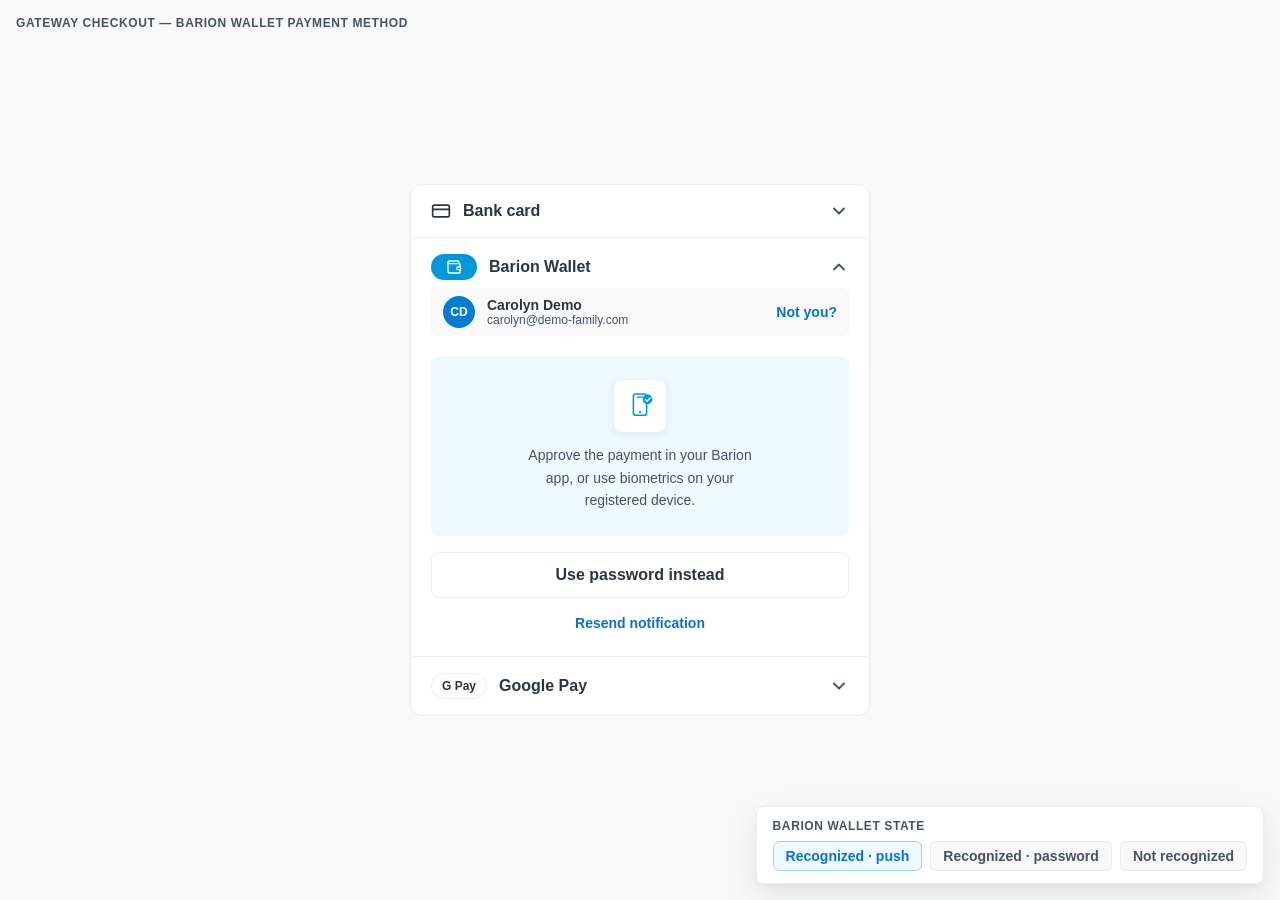
<file: prototypes/gateway-login-prototype.html>
<!doctype html>
<html lang="en">
<head>
<meta charset="utf-8">
<title>Barion — Gateway login (prototype)</title>
<meta name="viewport" content="width=device-width, initial-scale=1">
<link rel="stylesheet" href="../brand-tokens.css">
<style>
*, *::before, *::after { box-sizing: border-box; }

/* Fix: hidden attribute wins even when display:flex is set */
[hidden] { display: none !important; }

/* ---- Component styles (from index.html — brand-tokens.css only has tokens) ---- */

/* Buttons */
.btn { display: inline-flex; align-items: center; justify-content: center; gap: var(--s-2); height: 46px; padding: 14px var(--s-4); border-radius: var(--radius-sm); font-family: var(--font-brand); font-weight: var(--fw-semibold); font-size: var(--fs-body); cursor: pointer; transition: filter var(--dur-button) var(--ease-in-out), background var(--dur-button) var(--ease-in-out); border: 0; box-shadow: none; line-height: 1; }
.btn:focus-visible { box-shadow: var(--shadow-focus); outline: none; }
.btn--primary { background: var(--gradient-brand-button); color: var(--text-invert); }
.btn--primary:hover:not(:disabled) { background-image: linear-gradient(rgba(0,0,0,0.05), rgba(0,0,0,0.05)), var(--gradient-brand-button); }
.btn--primary:active:not(:disabled) { filter: brightness(0.78); }
.btn--primary:focus-visible:not(:disabled) { background-image: linear-gradient(rgba(0,0,0,0.10),rgba(0,0,0,0.10)),var(--gradient-brand-button); box-shadow: 0 0 0 3px var(--blue-300); }
.btn--secondary { background: var(--surface-primary); color: var(--text-primary); border: 1px solid var(--border-secondary); }
.btn--secondary:hover:not(:disabled) { background: var(--white-gray); }
.btn--link { background: transparent; color: var(--text-link-1); font-weight: var(--fw-semibold); font-size: var(--fs-body-sm); padding: 0; height: auto; border: 0; cursor: pointer; font-family: var(--font-brand); }
.btn--link:hover:not(:disabled) { text-decoration: underline; color: var(--text-link-2); }
.btn-icon { display: inline-grid; place-content: center; background: transparent; border: 0; border-radius: var(--radius-xs); color: var(--icon-primary); cursor: pointer; transition: background var(--dur-fast) var(--ease-out), color var(--dur-fast) var(--ease-out); outline: none; flex-shrink: 0; }
.btn-icon:hover:not(:disabled) { background: var(--blue-50); color: var(--text-brand); }
.btn-icon--l { width: 36px; height: 36px; }
.btn-icon--l .icon { width: 20px; height: 20px; }
.icon { width: 20px; height: 20px; flex-shrink: 0; display: inline-block; vertical-align: middle; color: var(--icon-primary); }
.btn--full { width: 100%; justify-content: center; }

/* Inputs */
.field { display: flex; flex-direction: column; gap: 4px; width: 100%; }
.field__label { font-family: var(--font-brand); font-weight: var(--fw-semibold); font-size: var(--fs-body); color: var(--text-primary); }
.field__input { height: 44px; padding: 10px 12px; border-radius: var(--radius-xs); border: 1px solid var(--border-secondary); background: var(--surface-primary); font-family: var(--font-brand); font-weight: var(--fw-semilight); font-size: var(--fs-body); color: var(--text-primary); transition: border-color var(--dur-fast) var(--ease-out), box-shadow var(--dur-fast) var(--ease-out); width: 100%; box-sizing: border-box; box-shadow: none; outline: none; }
.field__input::placeholder { color: var(--text-inactive); }
.field__input:hover:not(:disabled):not(:focus) { border-color: var(--border-strong); }
.field__input:focus { border-color: var(--blue-200); box-shadow: var(--shadow-focus); }
.field__input-wrap { position: relative; }
.field__input-wrap .field__input { padding-right: 44px; }
.field__input-wrap .btn-icon { position: absolute; right: 6px; top: 50%; transform: translateY(-50%); color: var(--icon-secondary); }

/* Avatars */
.avatar { display: inline-flex; align-items: center; justify-content: center; border-radius: 50%; background: var(--grey-200); color: var(--grey-700); font-family: var(--font-brand); font-weight: var(--fw-semibold); flex-shrink: 0; user-select: none; overflow: hidden; }
.avatar--sm { width: 32px; height: 32px; font-size: 12px; }
.avatar--darkblue { background: #047CD2; color: #FFFFFF; }

/* ---- Auth forms (reused from login-prototype.html) ---- */
.auth-form { display: flex; flex-direction: column; gap: var(--s-4); }
.auth-form__title { font-weight: var(--fw-semibold); font-size: var(--fs-body); color: var(--text-primary); margin: 0; }

.account-chip { display: flex; align-items: center; gap: var(--s-3); background: var(--white-gray); border-radius: var(--radius-xs); padding: var(--s-2) var(--s-3); }
.account-chip__info { flex: 1; min-width: 0; }
.account-chip__name { display: block; font-weight: var(--fw-semibold); font-size: var(--fs-body-sm); color: var(--text-primary); white-space: nowrap; overflow: hidden; text-overflow: ellipsis; }
.account-chip__email { display: block; font-size: var(--fs-body-xs); font-weight: var(--fw-semilight); color: var(--text-secondary); white-space: nowrap; overflow: hidden; text-overflow: ellipsis; }

.push-illus { display: flex; flex-direction: column; align-items: center; gap: var(--s-3); background: var(--blue-50); border-radius: var(--radius-sm); padding: var(--s-6) var(--s-5); text-align: center; }
.push-illus__icon { width: 52px; height: 52px; background: var(--surface-primary); border-radius: var(--radius-sm); display: flex; align-items: center; justify-content: center; box-shadow: 0 2px 8px rgba(44, 52, 70, 0.10); }
.push-illus__icon svg { animation: push-pulse 2.4s var(--ease-out) infinite; }
@keyframes push-pulse { 0% { opacity: 1; transform: scale(1); } 50% { opacity: 0.65; transform: scale(0.94); } 100% { opacity: 1; transform: scale(1); } }
.push-illus__text { font-size: var(--fs-body-sm); font-weight: var(--fw-semilight); color: var(--text-secondary); line-height: var(--lh-body); margin: 0; max-width: 240px; }

.login-divider { width: 100%; border: none; border-top: 1px solid var(--border-secondary); margin: 0; }
.signup-prompt { font-size: var(--fs-body-sm); font-weight: var(--fw-semilight); color: var(--text-secondary); margin: 0; text-align: center; }
.signup-prompt a { font-weight: var(--fw-semibold); color: var(--text-link-1); text-decoration: none; }
.signup-prompt a:hover { text-decoration: underline; }

/* ---- State transitions ---- */
.wallet-state.is-out { opacity: 0; transition: opacity var(--dur-fast) var(--ease-out); }
.wallet-state.is-in { opacity: 1; transition: opacity var(--dur-base) var(--ease-out); }

/* ================= Page shell ================= */
body { margin: 0; min-height: 100vh; background: var(--white-gray); display: flex; align-items: center; justify-content: center; font-family: var(--font-brand); padding: var(--s-8) var(--s-4); }

.context-label { position: fixed; top: var(--s-4); left: var(--s-4); font-size: var(--fs-body-xs); font-weight: var(--fw-semibold); color: var(--text-secondary); text-transform: uppercase; letter-spacing: 0.05em; }

/* ================= Gateway payment-method card ================= */
.gateway-card { background: var(--surface-primary); border: 1px solid var(--border-secondary); border-radius: var(--radius-md); width: 100%; max-width: 460px; overflow: hidden; }

.method-row + .method-row { border-top: 1px solid var(--border-secondary); }

.method-row__header { display: flex; align-items: center; gap: var(--s-3); padding: var(--s-4) var(--s-5); cursor: default; }
.method-icon { flex-shrink: 0; display: inline-flex; align-items: center; justify-content: center; color: var(--icon-primary); }
.method-icon--wallet { width: 46px; height: 26px; border-radius: var(--radius-pill); background: var(--barion-blue); color: var(--text-invert); }
.method-icon--wallet svg { width: 16px; height: 16px; }
.method-label { flex: 1; font-weight: var(--fw-semibold); font-size: var(--fs-body); color: var(--text-primary); }
.method-chevron { width: 20px; height: 20px; color: var(--text-secondary); flex-shrink: 0; }

.method-row--open .method-row__header { padding-bottom: var(--s-2); }
.method-row__body { padding: 0 var(--s-5) var(--s-6); display: flex; flex-direction: column; gap: var(--s-5); }

/* Google Pay badge, closer to the real mark than an invented icon */
.gpay-badge { display: inline-flex; align-items: center; justify-content: center; height: 26px; padding: 0 10px; border: 1px solid var(--border-secondary); border-radius: var(--radius-pill); font-family: var(--font-brand); font-size: var(--fs-body-xs); font-weight: var(--fw-semibold); color: var(--text-primary); }

/* ---- Dev toggle (prototype only) ---- */
.dev-toggle { position: fixed; bottom: var(--s-4); right: var(--s-4); background: var(--surface-primary); border: 1px solid var(--border-secondary); border-radius: var(--radius-sm); padding: var(--s-3) var(--s-4); box-shadow: var(--shadow-overlay); z-index: 999; display: flex; flex-direction: column; gap: var(--s-2); }
.dev-toggle__label { font-size: var(--fs-body-xs); font-weight: var(--fw-semibold); color: var(--text-secondary); text-transform: uppercase; letter-spacing: 0.05em; }
.dev-toggle__btns { display: flex; gap: var(--s-2); }
.dev-toggle__btn { height: 30px; padding: 0 var(--s-3); background: var(--white-gray); border: 1px solid var(--border-secondary); border-radius: var(--radius-xs); font-family: var(--font-brand); font-size: var(--fs-body-sm); font-weight: var(--fw-semibold); color: var(--text-secondary); cursor: pointer; transition: background var(--dur-fast) var(--ease-out), color var(--dur-fast) var(--ease-out), border-color var(--dur-fast) var(--ease-out); white-space: nowrap; }
.dev-toggle__btn:hover { background: var(--blue-50); color: var(--text-brand); }
.dev-toggle__btn.is-active { background: var(--blue-50); color: var(--text-brand); border-color: var(--blue-200); }

@media (max-width: 480px) {
  .gateway-card { border-radius: 0; border-left: 0; border-right: 0; max-width: 100%; }
  .dev-toggle { bottom: var(--s-3); right: var(--s-3); }
}
</style>
</head>
<body>

<span class="context-label">Gateway checkout — Barion Wallet payment method</span>

<div class="gateway-card">

  <!-- Bank card row — collapsed, context only -->
  <div class="method-row">
    <div class="method-row__header">
      <span class="method-icon">
        <svg class="icon" viewBox="0 0 24 24" fill="none" stroke="currentColor" stroke-width="2" stroke-linecap="round" stroke-linejoin="round"><rect width="20" height="14" x="2" y="5" rx="2"/><path d="M2 10h20"/></svg>
      </span>
      <span class="method-label">Bank card</span>
      <svg class="method-chevron" viewBox="0 0 16 16" fill="none"><path d="M4 6l4 4 4-4" stroke="currentColor" stroke-width="1.5" stroke-linecap="round" stroke-linejoin="round"/></svg>
    </div>
  </div>

  <!-- Barion Wallet row — expanded, single last-used account -->
  <div class="method-row method-row--open">
    <div class="method-row__header">
      <span class="method-icon method-icon--wallet">
        <svg viewBox="0 0 24 24" fill="none" stroke="currentColor" stroke-width="2" stroke-linecap="round" stroke-linejoin="round"><path d="M19 7V4a1 1 0 0 0-1-1H5a2 2 0 0 0 0 4h15a1 1 0 0 1 1 1v4h-3a2 2 0 0 0 0 4h3a1 1 0 0 0 1-1v-2a1 1 0 0 0-1-1"/><path d="M3 5v14a2 2 0 0 0 2 2h15a1 1 0 0 0 1-1v-4"/></svg>
      </span>
      <span class="method-label">Barion Wallet</span>
      <svg class="method-chevron" viewBox="0 0 16 16" fill="none"><path d="M4 10l4-4 4 4" stroke="currentColor" stroke-width="1.5" stroke-linecap="round" stroke-linejoin="round"/></svg>
    </div>

    <div class="method-row__body">

      <!-- ===== STATE: recognized (last-used account) ===== -->
      <div id="state-recognized" class="wallet-state" style="display:flex;flex-direction:column;gap:var(--s-5)">
        <div class="account-chip">
          <span class="avatar avatar--sm avatar--darkblue" id="chip-avatar">CD</span>
          <div class="account-chip__info">
            <span class="account-chip__name" id="chip-name">Carolyn Demo</span>
            <span class="account-chip__email" id="chip-email">carolyn@demo-family.com</span>
          </div>
          <button class="btn btn--link" style="font-size:var(--fs-body-sm);white-space:nowrap" onclick="go('unrecognized')">Not you?</button>
        </div>

        <!-- Password variant -->
        <div id="auth-password" class="auth-form">
          <div class="field">
            <label class="field__label" for="field-password">Password</label>
            <div class="field__input-wrap">
              <input class="field__input" type="password" id="field-password" autocomplete="current-password">
              <button class="btn-icon btn-icon--l" type="button" onclick="togglePassword()" title="Show password">
                <svg class="icon" viewBox="0 0 20 20" fill="none">
                  <path d="M1.5 10C1.5 10 4.5 4 10 4C15.5 4 18.5 10 18.5 10C18.5 10 15.5 16 10 16C4.5 16 1.5 10 1.5 10Z" stroke="currentColor" stroke-width="1.5" stroke-linecap="round" stroke-linejoin="round"/>
                  <circle cx="10" cy="10" r="2.5" stroke="currentColor" stroke-width="1.5"/>
                </svg>
              </button>
            </div>
          </div>
          <button class="btn btn--primary btn--full" type="button">Log in and pay</button>
          <div style="text-align:center">
            <button class="btn btn--link" type="button">Forgot your password?</button>
          </div>
        </div>

        <!-- Push / biometric variant -->
        <div id="auth-push" class="auth-form" hidden>
          <div class="push-illus">
            <div class="push-illus__icon">
              <svg width="30" height="30" viewBox="0 0 34 34" fill="none">
                <rect x="9.5" y="3.5" width="15" height="24" rx="2.5" stroke="var(--barion-blue)" stroke-width="1.75"/>
                <line x1="14" y1="7" x2="20" y2="7" stroke="var(--barion-blue)" stroke-width="1.5" stroke-linecap="round"/>
                <circle cx="17" cy="24" r="1.25" fill="var(--barion-blue)"/>
                <circle cx="25.5" cy="9.5" r="5.5" fill="var(--barion-blue)"/>
                <path d="M23 9.5L25 11.5L28.5 8" stroke="white" stroke-width="1.6" stroke-linecap="round" stroke-linejoin="round"/>
              </svg>
            </div>
            <p class="push-illus__text">Approve the payment in your Barion app, or use biometrics on your registered device.</p>
          </div>
          <button class="btn btn--secondary btn--full" type="button" onclick="switchToPassword()">Use password instead</button>
          <div style="text-align:center">
            <button class="btn btn--link" type="button">Resend notification</button>
          </div>
        </div>
      </div>

      <!-- ===== STATE: no recognized account on this device ===== -->
      <div id="state-unrecognized" class="wallet-state" style="display:none;flex-direction:column;gap:var(--s-5)">
        <div class="auth-form">
          <div class="field">
            <label class="field__label" for="field-email">E-mail address</label>
            <input class="field__input" type="email" id="field-email" placeholder="you@example.com" autocomplete="email">
          </div>
          <button class="btn btn--primary btn--full" type="button">Next</button>
        </div>
        <hr class="login-divider">
        <p class="signup-prompt">Don't have a Barion Wallet? <a href="#">Sign up now!</a></p>
      </div>

    </div>
  </div>

  <!-- Google Pay row — collapsed, context only -->
  <div class="method-row">
    <div class="method-row__header">
      <span class="method-icon"><span class="gpay-badge">G Pay</span></span>
      <span class="method-label">Google Pay</span>
      <svg class="method-chevron" viewBox="0 0 16 16" fill="none"><path d="M4 6l4 4 4-4" stroke="currentColor" stroke-width="1.5" stroke-linecap="round" stroke-linejoin="round"/></svg>
    </div>
  </div>

</div>

<!-- ==================== DEV TOGGLE ==================== -->
<div class="dev-toggle">
  <span class="dev-toggle__label">Barion Wallet state</span>
  <div class="dev-toggle__btns">
    <button class="dev-toggle__btn is-active" onclick="setState('push')">Recognized · push</button>
    <button class="dev-toggle__btn" onclick="setState('password')">Recognized · password</button>
    <button class="dev-toggle__btn" onclick="setState('unrecognized')">Not recognized</button>
  </div>
</div>

<script>
let transitioning = false;

function togglePassword() {
  const f = document.getElementById("field-password");
  f.type = f.type === "password" ? "text" : "password";
}

function switchToPassword() {
  document.getElementById("auth-push").hidden     = true;
  document.getElementById("auth-password").hidden = false;
}

function switchToPush() {
  document.getElementById("auth-push").hidden     = false;
  document.getElementById("auth-password").hidden = true;
}

// ---- State machine (recognized <-> unrecognized) ----
function go(target) {
  if (transitioning) return;
  const recognized   = document.getElementById("state-recognized");
  const unrecognized = document.getElementById("state-unrecognized");
  const current = recognized.style.display !== "none" ? recognized : unrecognized;
  const next    = target === "recognized" ? recognized : unrecognized;
  if (current === next) return;

  transitioning = true;
  current.classList.add("is-out");
  setTimeout(() => {
    current.classList.remove("is-out");
    current.style.display = "none";
    next.style.display = "flex";
    next.style.opacity = "0";
    requestAnimationFrame(() => requestAnimationFrame(() => {
      next.classList.add("is-in");
      next.style.opacity = "1";
      setTimeout(() => {
        next.classList.remove("is-in");
        next.style.opacity = "";
        transitioning = false;
      }, 220);
    }));
  }, 130);
}

// ---- Init: match default active dev-toggle button (Recognized · push) ----
switchToPush();

// ---- Dev toggle ----
function setState(mode) {
  document.querySelectorAll(".dev-toggle__btn").forEach((b, i) => {
    b.classList.toggle("is-active", (mode === "push" && i === 0) || (mode === "password" && i === 1) || (mode === "unrecognized" && i === 2));
  });
  if (mode === "unrecognized") {
    go("unrecognized");
  } else {
    go("recognized");
    if (mode === "push") switchToPush(); else switchToPassword();
  }
}
</script>

</body>
</html>
</file>
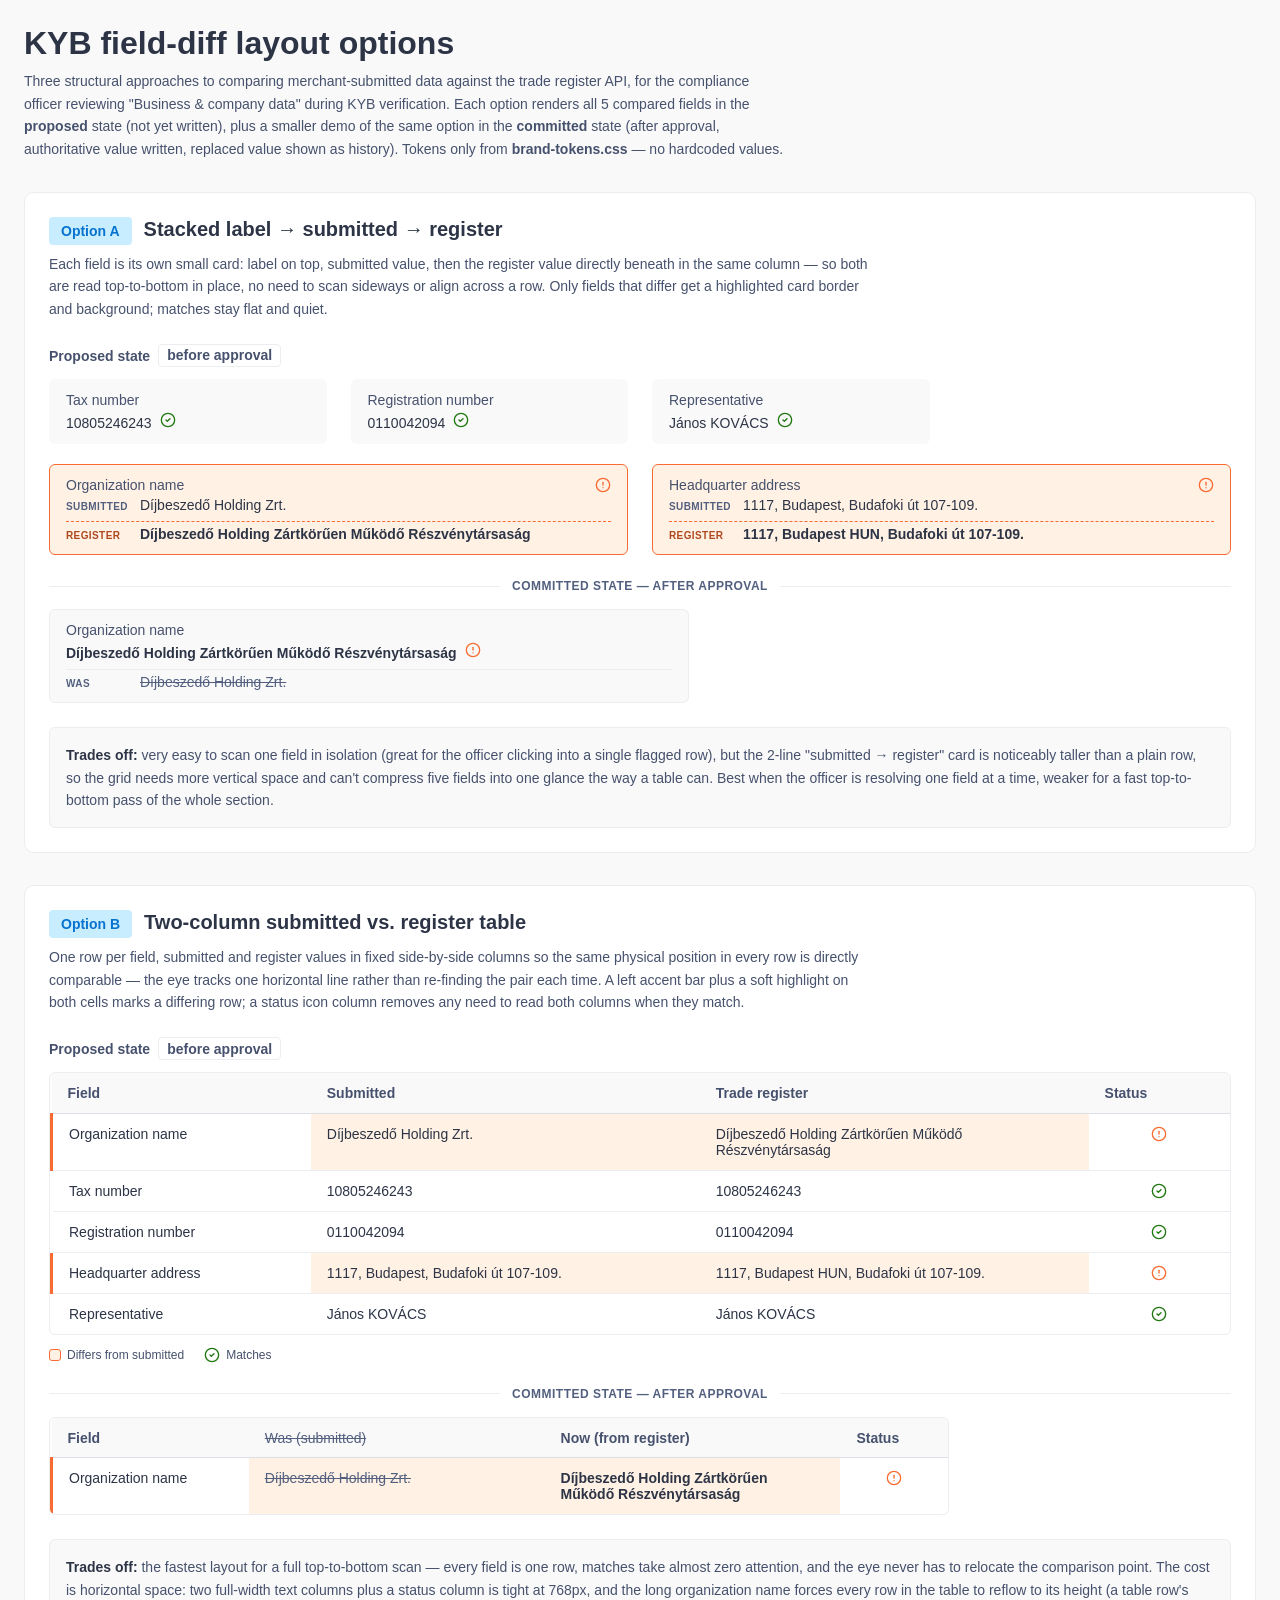
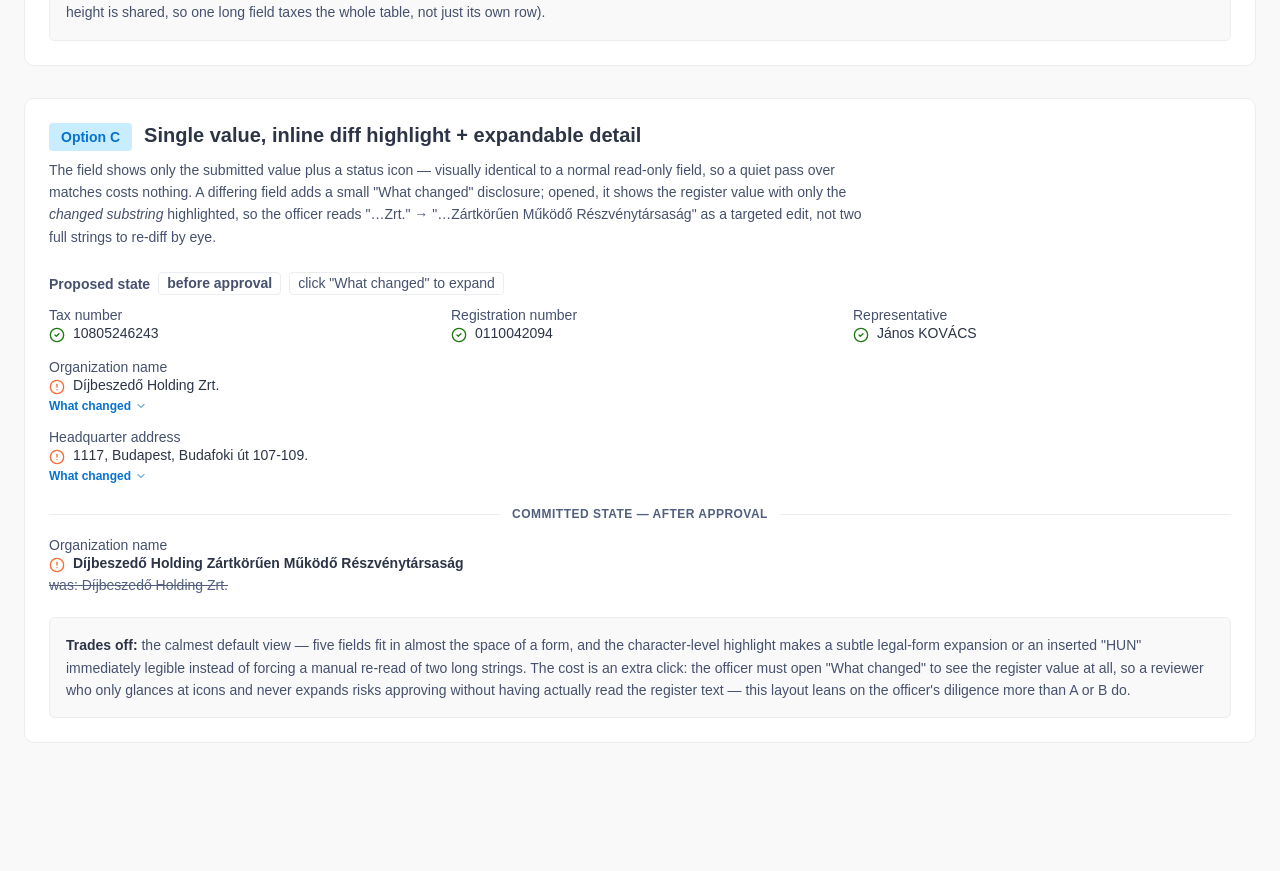
<file: prototypes/kyb-field-diff-options.html>
<!doctype html>
<html lang="en">
<head>
<meta charset="utf-8">
<title>Barion — KYB field-diff layout options (prototype)</title>
<meta name="viewport" content="width=device-width, initial-scale=1">
<link rel="stylesheet" href="../brand-tokens.css">
<style>
*, *::before, *::after { box-sizing: border-box; }

body {
  margin: 0;
  background: var(--surface-canvas-soft);
  font-family: var(--font-brand);
  color: var(--text-primary);
}

.icon { width: 16px; height: 16px; flex-shrink: 0; display: inline-block; vertical-align: middle; }

main {
  max-width: 1280px;
  margin: 0 auto;
  padding: var(--s-6) var(--s-6) var(--s-24);
}

/* ---------- Page intro ---------- */
.page-head { margin-bottom: var(--s-8); }
.page-head h1 { margin-bottom: var(--s-2); }
.page-head p { font-size: var(--fs-body-sm); font-weight: var(--fw-semilight); color: var(--text-secondary); max-width: 760px; line-height: var(--lh-body); }

/* ---------- Option wrapper ---------- */
.option {
  background: var(--surface-primary);
  border: 1px solid var(--border-secondary);
  border-radius: var(--radius-m);
  padding: var(--s-6);
  margin-bottom: var(--s-8);
}
.option__head { display: flex; align-items: baseline; gap: var(--s-3); flex-wrap: wrap; margin-bottom: var(--s-2); }
.option__label { display: inline-flex; align-items: center; justify-content: center; height: 28px; padding: 0 var(--s-3); border-radius: var(--radius-xxs); background: var(--surface-fill-1); color: var(--text-brand); font-weight: var(--fw-bold); font-size: var(--fs-body-sm); }
.option__head h2 { margin: 0; font-size: var(--fs-h3); }
.option__rationale { font-size: var(--fs-body-sm); color: var(--text-secondary); font-weight: var(--fw-semilight); margin: 0 0 var(--s-6); max-width: 820px; line-height: var(--lh-body); }
.option__subhead { font-size: var(--fs-body-sm); font-weight: var(--fw-semibold); color: var(--text-secondary); margin: var(--s-6) 0 var(--s-3); display: flex; align-items: center; gap: var(--s-2); }
.option__subhead .chip--outline { font-weight: var(--fw-semibold); }
.tradeoff {
  margin-top: var(--s-6);
  padding: var(--s-4);
  border-radius: var(--radius-xs);
  background: var(--white-gray);
  border: 1px solid var(--border-secondary);
  font-size: var(--fs-body-sm);
  color: var(--text-secondary);
  font-weight: var(--fw-semilight);
  line-height: var(--lh-body);
}
.tradeoff strong { color: var(--text-primary); font-weight: var(--fw-semibold); }

.chip { display: inline-flex; align-items: center; gap: 6px; height: 23px; padding: 4px 8px; border-radius: var(--radius-xxs); font-weight: 500; font-size: 14px; line-height: 1.2; white-space: nowrap; border: 0; }
.chip--outline { background: transparent; color: var(--text-secondary); border: 1px solid var(--border-secondary); }
.match-icon { color: var(--green-700); }
.mismatch-icon { color: var(--accent-400); }

/* ============================================================
   OPTION A — stacked label / old / new rows
   Vertical stack per field: label, then submitted value, then
   trade-register value directly beneath it in the same visual
   column, so both are read top-to-bottom in place rather than
   side by side.
   ============================================================ */
.a-grid { display: grid; grid-template-columns: repeat(auto-fill, minmax(260px, 1fr)); gap: var(--s-5) var(--s-6); }
.a-field { display: flex; flex-direction: column; gap: 4px; padding: var(--s-3) var(--s-4); border-radius: var(--radius-xs); background: var(--white-gray); border: 1px solid transparent; }
.a-field--diff { border-color: var(--border-warning); background: var(--surface-alert-warning); }
.a-label { font-size: var(--fs-caption); font-weight: var(--fw-semilight); color: var(--text-secondary); display: flex; align-items: center; justify-content: space-between; gap: var(--s-2); }
.a-value-row { display: flex; align-items: baseline; gap: var(--s-2); }
.a-value-row .icon { flex-shrink: 0; }
.a-submitted { font-size: var(--fs-body-sm); font-weight: var(--fw-regular); color: var(--text-primary); }
.a-tag { font-size: var(--fs-micro); font-weight: var(--fw-bold); text-transform: uppercase; letter-spacing: 0.04em; color: var(--text-tertiary); flex-shrink: 0; width: 66px; }
.a-field--diff .a-tag--new { color: var(--text-status-warning); }
.a-new-row { display: flex; align-items: baseline; gap: var(--s-2); padding-top: 4px; margin-top: 4px; border-top: 1px dashed var(--border-warning); }
.a-new-row .a-submitted { font-weight: var(--fw-semibold); }
/* Committed sub-demo */
.a-field--committed { border-color: var(--border-secondary); background: var(--white-gray); }
.a-old-row { display: flex; align-items: baseline; gap: var(--s-2); padding-top: 4px; margin-top: 4px; border-top: 1px solid var(--border-secondary); }
.a-old-row .a-submitted { color: var(--text-tertiary); text-decoration: line-through; font-weight: var(--fw-semilight); }

/* ============================================================
   OPTION B — two-column submitted-vs-register table, aligned rows
   ============================================================ */
.b-table-wrap { border: 1px solid var(--border-secondary); border-radius: var(--radius-xs); overflow: hidden; }
.b-table { width: 100%; border-collapse: collapse; font-family: var(--font-brand); }
.b-table th { text-align: left; padding: var(--s-2-5) var(--s-4); font-weight: var(--fw-semibold); font-size: var(--fs-body-sm); color: var(--text-secondary); background: var(--white-gray); border-bottom: 1px solid var(--border-primary); height: 40px; }
.b-table td { padding: var(--s-3) var(--s-4); border-bottom: 1px solid var(--border-secondary); color: var(--text-primary); vertical-align: top; font-size: var(--fs-body-sm); font-weight: var(--fw-regular); }
.b-table tr:last-child td { border-bottom: 0; }
.b-table tr.is-diff td.b-col-submitted, .b-table tr.is-diff td.b-col-register { background: var(--surface-alert-warning); }
.b-table tr.is-diff td.b-col-field { border-left: 3px solid var(--border-warning); }
.b-table tr.is-match td.b-col-field { border-left: 3px solid transparent; }
.b-col-field { width: 22%; font-weight: var(--fw-semibold); color: var(--text-secondary); }
.b-col-submitted, .b-col-register { width: 33%; }
.b-col-status { width: 12%; text-align: center; }
.b-status-cell { display: flex; align-items: center; justify-content: center; }
/* Committed sub-demo: register col becomes the single source, submitted col shows history */
.b-table--committed .b-col-submitted { color: var(--text-tertiary); text-decoration: line-through; font-weight: var(--fw-semilight); }
.b-table--committed .b-col-register { font-weight: var(--fw-semibold); }
.b-legend { display: flex; gap: var(--s-5); margin-top: var(--s-3); font-size: var(--fs-body-xs); color: var(--text-secondary); }
.b-legend span { display: inline-flex; align-items: center; gap: 6px; }
.b-legend-swatch { width: 12px; height: 12px; border-radius: 3px; display: inline-block; }

/* ============================================================
   OPTION C — single value + inline character-level diff highlight,
   expandable "what changed" detail
   ============================================================ */
.c-grid { display: grid; grid-template-columns: repeat(auto-fill, minmax(300px, 1fr)); gap: var(--s-4) var(--s-6); align-items: start; }
.c-field { display: flex; flex-direction: column; gap: 2px; }
.c-label { font-size: var(--fs-caption); font-weight: var(--fw-semilight); color: var(--text-secondary); }
.c-value-line { display: flex; align-items: flex-start; gap: var(--s-2); }
.c-value-line .icon { margin-top: 2px; }
.c-value-text { font-size: var(--fs-body-sm); font-weight: var(--fw-regular); color: var(--text-primary); flex: 1; }
.c-diff-toggle { appearance: none; border: 0; background: none; padding: 0; margin: 2px 0 0; display: inline-flex; align-items: center; gap: 4px; font-size: var(--fs-body-xs); font-weight: var(--fw-semibold); color: var(--text-brand); cursor: pointer; }
.c-diff-toggle .icon { width: 12px; height: 12px; transition: transform var(--dur-fast) var(--ease-out); }
.c-field.is-open .c-diff-toggle .icon { transform: rotate(180deg); }
.c-diff-detail { display: none; margin-top: var(--s-2); padding: var(--s-3); background: var(--white-gray); border-radius: var(--radius-xs); border: 1px solid var(--border-secondary); font-size: var(--fs-body-sm); line-height: var(--lh-body); }
.c-field.is-open .c-diff-detail { display: block; }
.c-diff-detail .c-diff-row { display: flex; gap: var(--s-2); margin-bottom: 4px; }
.c-diff-detail .c-diff-row:last-child { margin-bottom: 0; }
.c-diff-detail .c-diff-tag { flex-shrink: 0; width: 90px; font-size: var(--fs-micro); font-weight: var(--fw-bold); text-transform: uppercase; letter-spacing: 0.04em; color: var(--text-tertiary); padding-top: 2px; }
.c-diff-detail .c-diff-val { flex: 1; }
/* character-level diff markup */
.diff-add { background: var(--accent-100); color: var(--text-status-warning); border-radius: 2px; padding: 0 2px; font-weight: var(--fw-semibold); }
.diff-same { color: var(--text-primary); }
/* match state: no toggle at all, just a quiet check */
.c-field--match .c-value-line { color: var(--text-primary); }
/* committed sub-demo */
.c-field--committed .c-value-text { font-weight: var(--fw-semibold); }
.c-was-line { font-size: var(--fs-caption); color: var(--text-tertiary); text-decoration: line-through; margin-top: 2px; }

/* ---------- small demo section divider ---------- */
.demo-divider { display: flex; align-items: center; gap: var(--s-3); margin: var(--s-6) 0 var(--s-4); }
.demo-divider__line { flex: 1; height: 1px; background: var(--border-secondary); }
.demo-divider__label { font-size: var(--fs-body-xs); font-weight: var(--fw-bold); text-transform: uppercase; letter-spacing: 0.04em; color: var(--text-tertiary); }
</style>
</head>
<body>

<svg style="display:none">
  <defs>
    <symbol id="i-check-circle" viewBox="0 0 24 24" fill="none" stroke="currentColor" stroke-width="2" stroke-linecap="round" stroke-linejoin="round">
      <circle cx="12" cy="12" r="10"/><path d="m9 12 2 2 4-4"/>
    </symbol>
    <symbol id="i-alert-circle" viewBox="0 0 24 24" fill="none" stroke="currentColor" stroke-width="2" stroke-linecap="round" stroke-linejoin="round">
      <circle cx="12" cy="12" r="10"/><path d="M12 8v4"/><path d="M12 16h.01"/>
    </symbol>
    <symbol id="i-clock-rewind" viewBox="0 0 24 24" fill="none" stroke="currentColor" stroke-width="2.4" stroke-linecap="round" stroke-linejoin="round">
      <path d="M3 12a9 9 0 1 0 3-6.7L3 8"/><path d="M3 3v5h5"/><path d="M12 7v5l3 2"/>
    </symbol>
    <symbol id="i-chevron-down" viewBox="0 0 24 24" fill="none" stroke="currentColor" stroke-width="2" stroke-linecap="round" stroke-linejoin="round">
      <path d="m6 9 6 6 6-6"/>
    </symbol>
  </defs>
</svg>

<main>
  <div class="page-head">
    <h1>KYB field-diff layout options</h1>
    <p>Three structural approaches to comparing merchant-submitted data against the trade register API, for the compliance officer reviewing "Business &amp; company data" during KYB verification. Each option renders all 5 compared fields in the <strong>proposed</strong> state (not yet written), plus a smaller demo of the same option in the <strong>committed</strong> state (after approval, authoritative value written, replaced value shown as history). Tokens only from <code>brand-tokens.css</code> — no hardcoded values.</p>
  </div>

  <!-- ============================================================
       OPTION A
       ============================================================ -->
  <section class="option">
    <div class="option__head">
      <span class="option__label">Option A</span>
      <h2>Stacked label → submitted → register</h2>
    </div>
    <p class="option__rationale">Each field is its own small card: label on top, submitted value, then the register value directly beneath in the same column — so both are read top-to-bottom in place, no need to scan sideways or align across a row. Only fields that differ get a highlighted card border and background; matches stay flat and quiet.</p>

    <div class="option__subhead">Proposed state <span class="chip chip--outline">before approval</span></div>
    <div class="a-grid">
      <div class="a-field">
        <div class="a-label">Tax number</div>
        <div class="a-value-row"><span class="a-submitted">10805246243</span><svg class="icon match-icon"><use href="#i-check-circle"/></svg></div>
      </div>
      <div class="a-field">
        <div class="a-label">Registration number</div>
        <div class="a-value-row"><span class="a-submitted">0110042094</span><svg class="icon match-icon"><use href="#i-check-circle"/></svg></div>
      </div>
      <div class="a-field">
        <div class="a-label">Representative</div>
        <div class="a-value-row"><span class="a-submitted">János KOVÁCS</span><svg class="icon match-icon"><use href="#i-check-circle"/></svg></div>
      </div>
      <div class="a-field a-field--diff" style="grid-column: span 2;">
        <div class="a-label">Organization name <svg class="icon mismatch-icon"><use href="#i-alert-circle"/></svg></div>
        <div class="a-value-row"><span class="a-tag">Submitted</span><span class="a-submitted">Díjbeszedő Holding Zrt.</span></div>
        <div class="a-new-row"><span class="a-tag a-tag--new">Register</span><span class="a-submitted">Díjbeszedő Holding Zártkörűen Működő Részvénytársaság</span></div>
      </div>
      <div class="a-field a-field--diff" style="grid-column: span 2;">
        <div class="a-label">Headquarter address <svg class="icon mismatch-icon"><use href="#i-alert-circle"/></svg></div>
        <div class="a-value-row"><span class="a-tag">Submitted</span><span class="a-submitted">1117, Budapest, Budafoki út 107-109.</span></div>
        <div class="a-new-row"><span class="a-tag a-tag--new">Register</span><span class="a-submitted">1117, Budapest HUN, Budafoki út 107-109.</span></div>
      </div>
    </div>

    <div class="demo-divider"><span class="demo-divider__line"></span><span class="demo-divider__label">Committed state — after approval</span><span class="demo-divider__line"></span></div>
    <div class="a-grid" style="max-width:640px">
      <div class="a-field a-field--committed" style="grid-column: span 2;">
        <div class="a-label">Organization name</div>
        <div class="a-value-row"><span class="a-submitted" style="font-weight:var(--fw-semibold)">Díjbeszedő Holding Zártkörűen Működő Részvénytársaság</span><svg class="icon mismatch-icon"><use href="#i-alert-circle"/></svg></div>
        <div class="a-old-row"><span class="a-tag">Was</span><span class="a-submitted">Díjbeszedő Holding Zrt.</span></div>
      </div>
    </div>

    <div class="tradeoff"><strong>Trades off:</strong> very easy to scan one field in isolation (great for the officer clicking into a single flagged row), but the 2-line "submitted → register" card is noticeably taller than a plain row, so the grid needs more vertical space and can't compress five fields into one glance the way a table can. Best when the officer is resolving one field at a time, weaker for a fast top-to-bottom pass of the whole section.</div>
  </section>

  <!-- ============================================================
       OPTION B
       ============================================================ -->
  <section class="option">
    <div class="option__head">
      <span class="option__label">Option B</span>
      <h2>Two-column submitted vs. register table</h2>
    </div>
    <p class="option__rationale">One row per field, submitted and register values in fixed side-by-side columns so the same physical position in every row is directly comparable — the eye tracks one horizontal line rather than re-finding the pair each time. A left accent bar plus a soft highlight on both cells marks a differing row; a status icon column removes any need to read both columns when they match.</p>

    <div class="option__subhead">Proposed state <span class="chip chip--outline">before approval</span></div>
    <div class="b-table-wrap">
      <table class="b-table">
        <thead>
          <tr><th class="b-col-field">Field</th><th class="b-col-submitted">Submitted</th><th class="b-col-register">Trade register</th><th class="b-col-status">Status</th></tr>
        </thead>
        <tbody>
          <tr class="is-diff">
            <td class="b-col-field">Organization name</td>
            <td class="b-col-submitted">Díjbeszedő Holding Zrt.</td>
            <td class="b-col-register">Díjbeszedő Holding Zártkörűen Működő Részvénytársaság</td>
            <td class="b-col-status"><div class="b-status-cell"><svg class="icon mismatch-icon"><use href="#i-alert-circle"/></svg></div></td>
          </tr>
          <tr class="is-match">
            <td class="b-col-field">Tax number</td>
            <td class="b-col-submitted">10805246243</td>
            <td class="b-col-register">10805246243</td>
            <td class="b-col-status"><div class="b-status-cell"><svg class="icon match-icon"><use href="#i-check-circle"/></svg></div></td>
          </tr>
          <tr class="is-match">
            <td class="b-col-field">Registration number</td>
            <td class="b-col-submitted">0110042094</td>
            <td class="b-col-register">0110042094</td>
            <td class="b-col-status"><div class="b-status-cell"><svg class="icon match-icon"><use href="#i-check-circle"/></svg></div></td>
          </tr>
          <tr class="is-diff">
            <td class="b-col-field">Headquarter address</td>
            <td class="b-col-submitted">1117, Budapest, Budafoki út 107-109.</td>
            <td class="b-col-register">1117, Budapest HUN, Budafoki út 107-109.</td>
            <td class="b-col-status"><div class="b-status-cell"><svg class="icon mismatch-icon"><use href="#i-alert-circle"/></svg></div></td>
          </tr>
          <tr class="is-match">
            <td class="b-col-field">Representative</td>
            <td class="b-col-submitted">János KOVÁCS</td>
            <td class="b-col-register">János KOVÁCS</td>
            <td class="b-col-status"><div class="b-status-cell"><svg class="icon match-icon"><use href="#i-check-circle"/></svg></div></td>
          </tr>
        </tbody>
      </table>
    </div>
    <div class="b-legend">
      <span><span class="b-legend-swatch" style="background:var(--surface-alert-warning);border:1px solid var(--border-warning)"></span>Differs from submitted</span>
      <span><svg class="icon match-icon"><use href="#i-check-circle"/></svg>Matches</span>
    </div>

    <div class="demo-divider"><span class="demo-divider__line"></span><span class="demo-divider__label">Committed state — after approval</span><span class="demo-divider__line"></span></div>
    <div class="b-table-wrap b-table--committed" style="max-width:900px">
      <table class="b-table">
        <thead>
          <tr><th class="b-col-field">Field</th><th class="b-col-submitted">Was (submitted)</th><th class="b-col-register">Now (from register)</th><th class="b-col-status">Status</th></tr>
        </thead>
        <tbody>
          <tr class="is-diff">
            <td class="b-col-field">Organization name</td>
            <td class="b-col-submitted">Díjbeszedő Holding Zrt.</td>
            <td class="b-col-register">Díjbeszedő Holding Zártkörűen Működő Részvénytársaság</td>
            <td class="b-col-status"><div class="b-status-cell"><svg class="icon mismatch-icon"><use href="#i-alert-circle"/></svg></div></td>
          </tr>
        </tbody>
      </table>
    </div>

    <div class="tradeoff"><strong>Trades off:</strong> the fastest layout for a full top-to-bottom scan — every field is one row, matches take almost zero attention, and the eye never has to relocate the comparison point. The cost is horizontal space: two full-width text columns plus a status column is tight at 768px, and the long organization name forces every row in the table to reflow to its height (a table row's height is shared, so one long field taxes the whole table, not just its own row).</div>
  </section>

  <!-- ============================================================
       OPTION C
       ============================================================ -->
  <section class="option">
    <div class="option__head">
      <span class="option__label">Option C</span>
      <h2>Single value, inline diff highlight + expandable detail</h2>
    </div>
    <p class="option__rationale">The field shows only the submitted value plus a status icon — visually identical to a normal read-only field, so a quiet pass over matches costs nothing. A differing field adds a small "What changed" disclosure; opened, it shows the register value with only the <em>changed substring</em> highlighted, so the officer reads "…Zrt." → "…Zártkörűen Működő Részvénytársaság" as a targeted edit, not two full strings to re-diff by eye.</p>

    <div class="option__subhead">Proposed state <span class="chip chip--outline">before approval</span> <span class="chip chip--outline" style="font-weight:var(--fw-regular)">click "What changed" to expand</span></div>
    <div class="c-grid">
      <div class="c-field c-field--match">
        <div class="c-label">Tax number</div>
        <div class="c-value-line"><svg class="icon match-icon"><use href="#i-check-circle"/></svg><span class="c-value-text">10805246243</span></div>
      </div>
      <div class="c-field c-field--match">
        <div class="c-label">Registration number</div>
        <div class="c-value-line"><svg class="icon match-icon"><use href="#i-check-circle"/></svg><span class="c-value-text">0110042094</span></div>
      </div>
      <div class="c-field c-field--match">
        <div class="c-label">Representative</div>
        <div class="c-value-line"><svg class="icon match-icon"><use href="#i-check-circle"/></svg><span class="c-value-text">János KOVÁCS</span></div>
      </div>
      <div class="c-field" style="grid-column: span 2" id="c-field-org">
        <div class="c-label">Organization name</div>
        <div class="c-value-line"><svg class="icon mismatch-icon"><use href="#i-alert-circle"/></svg><span class="c-value-text">Díjbeszedő Holding Zrt.</span></div>
        <button class="c-diff-toggle" onclick="document.getElementById('c-field-org').classList.toggle('is-open')">What changed <svg class="icon"><use href="#i-chevron-down"/></svg></button>
        <div class="c-diff-detail">
          <div class="c-diff-row"><span class="c-diff-tag">Submitted</span><span class="c-diff-val"><span class="diff-same">Díjbeszedő Holding Zrt.</span></span></div>
          <div class="c-diff-row"><span class="c-diff-tag">Register</span><span class="c-diff-val"><span class="diff-same">Díjbeszedő Holding </span><span class="diff-add">Zártkörűen Működő Részvénytársaság</span></span></div>
        </div>
      </div>
      <div class="c-field" style="grid-column: span 2" id="c-field-addr">
        <div class="c-label">Headquarter address</div>
        <div class="c-value-line"><svg class="icon mismatch-icon"><use href="#i-alert-circle"/></svg><span class="c-value-text">1117, Budapest, Budafoki út 107-109.</span></div>
        <button class="c-diff-toggle" onclick="document.getElementById('c-field-addr').classList.toggle('is-open')">What changed <svg class="icon"><use href="#i-chevron-down"/></svg></button>
        <div class="c-diff-detail">
          <div class="c-diff-row"><span class="c-diff-tag">Submitted</span><span class="c-diff-val"><span class="diff-same">1117, Budapest, Budafoki út 107-109.</span></span></div>
          <div class="c-diff-row"><span class="c-diff-tag">Register</span><span class="c-diff-val"><span class="diff-same">1117, Budapest </span><span class="diff-add">HUN</span><span class="diff-same">, Budafoki út 107-109.</span></span></div>
        </div>
      </div>
    </div>

    <div class="demo-divider"><span class="demo-divider__line"></span><span class="demo-divider__label">Committed state — after approval</span><span class="demo-divider__line"></span></div>
    <div class="c-grid" style="max-width:640px">
      <div class="c-field c-field--committed" style="grid-column: span 2">
        <div class="c-label">Organization name</div>
        <div class="c-value-line"><svg class="icon mismatch-icon"><use href="#i-alert-circle"/></svg><span class="c-value-text">Díjbeszedő Holding Zártkörűen Működő Részvénytársaság</span></div>
        <div class="c-was-line">was: Díjbeszedő Holding Zrt.</div>
      </div>
    </div>

    <div class="tradeoff"><strong>Trades off:</strong> the calmest default view — five fields fit in almost the space of a form, and the character-level highlight makes a subtle legal-form expansion or an inserted "HUN" immediately legible instead of forcing a manual re-read of two long strings. The cost is an extra click: the officer must open "What changed" to see the register value at all, so a reviewer who only glances at icons and never expands risks approving without having actually read the register text — this layout leans on the officer's diligence more than A or B do.</div>
  </section>

</main>
</body>
</html>
</file>
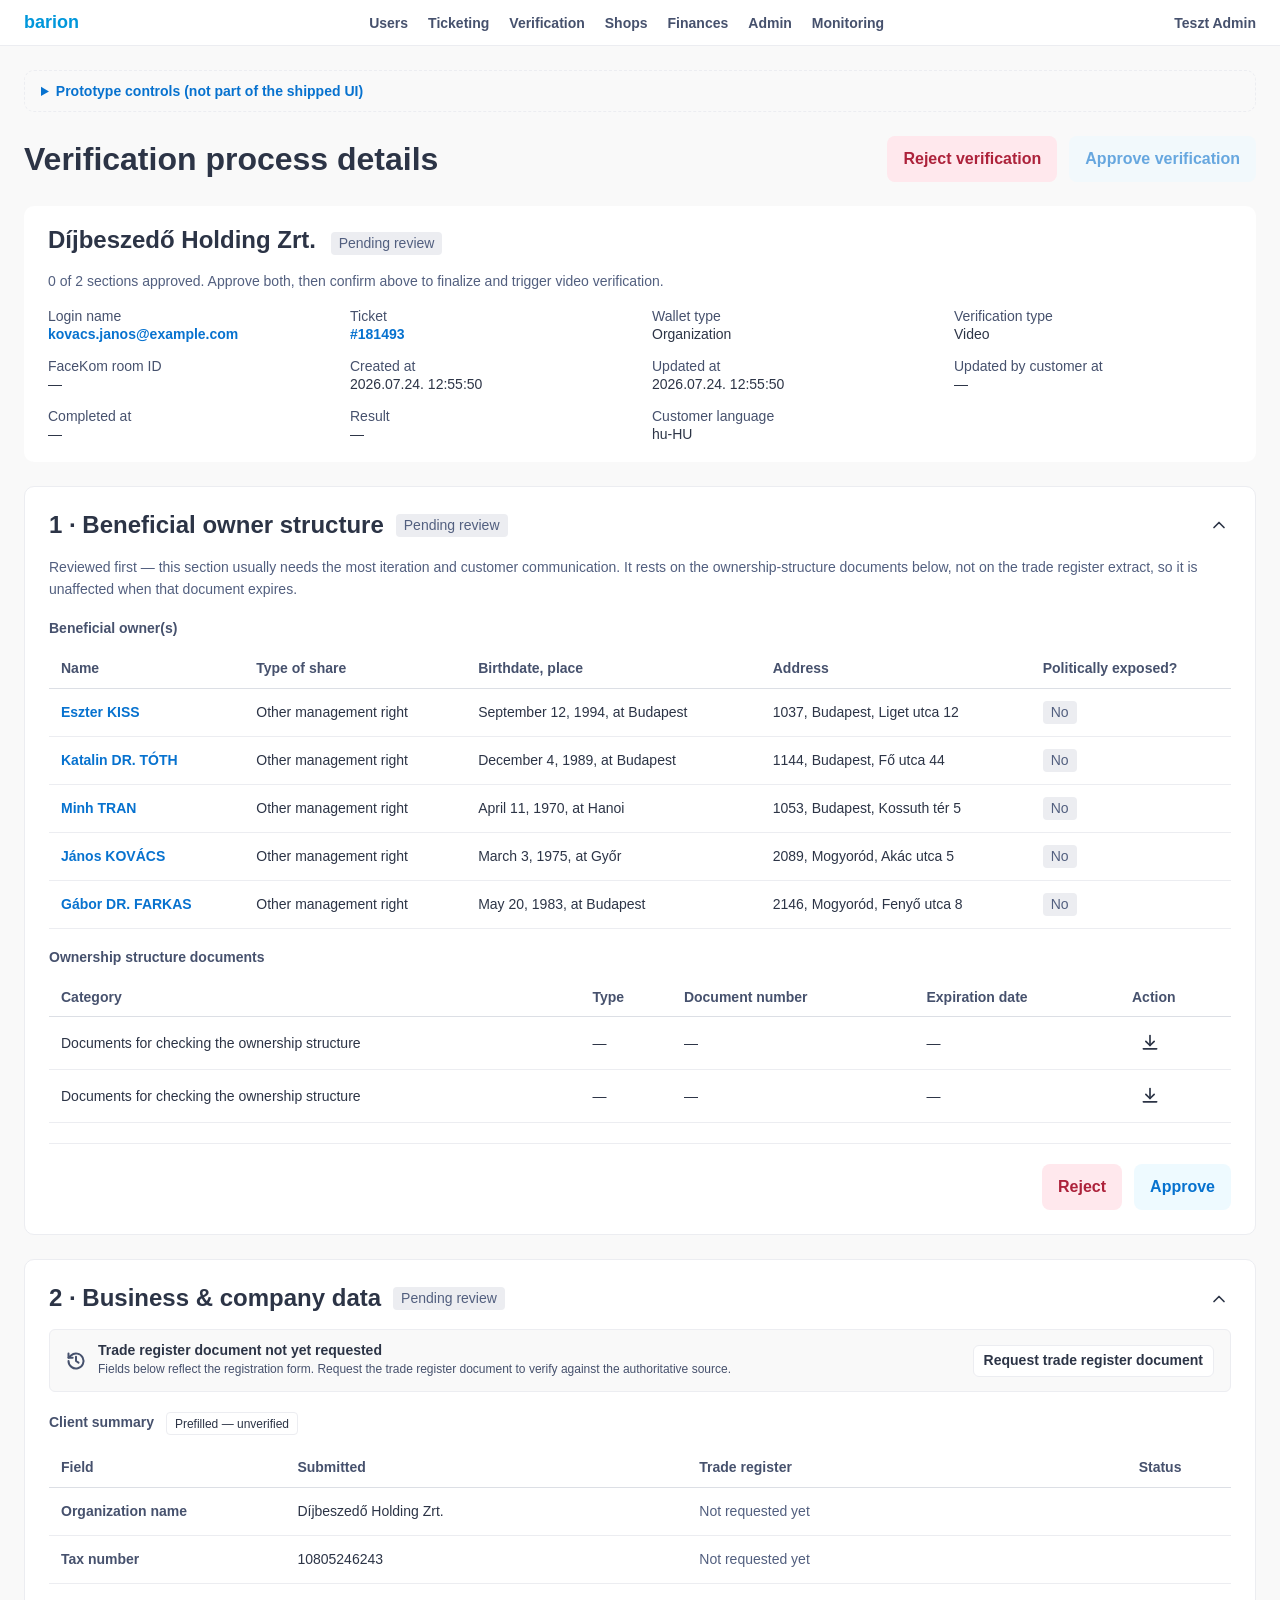
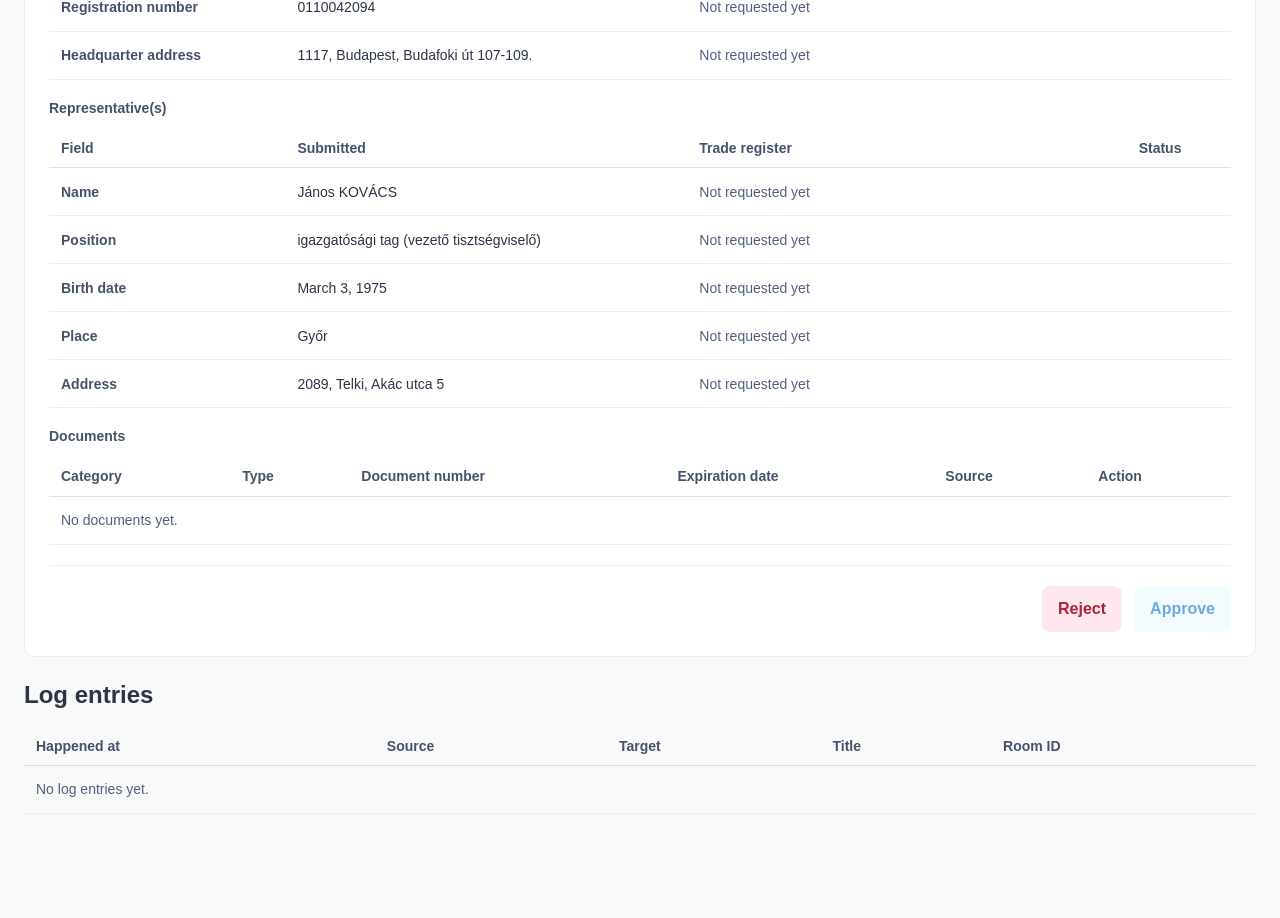
<file: prototypes/kyb-verification-redesign.html>
<!doctype html>
<html lang="en">
<head>
<meta charset="utf-8">
<title>Barion — KYB verification redesign (prototype)</title>
<meta name="viewport" content="width=device-width, initial-scale=1">
<link rel="stylesheet" href="../brand-tokens.css">
<style>
*, *::before, *::after { box-sizing: border-box; }

body {
  margin: 0;
  background: var(--surface-canvas-soft);
  font-family: var(--font-brand);
}

.icon { width: 20px; height: 20px; flex-shrink: 0; display: inline-block; vertical-align: middle; color: var(--icon-primary); }
.icon--sm { width: 16px; height: 16px; }

/* ---------- Top bar (matches Design/index.html admin nav) ---------- */
.topbar {
  display: flex; align-items: center; justify-content: space-between;
  background: var(--surface-primary); border-bottom: 1px solid var(--border-secondary);
  padding: var(--s-3) var(--s-6);
}
.topbar__brand { display: flex; align-items: center; gap: var(--s-2); font-weight: var(--fw-bold); color: var(--barion-blue); font-size: var(--fs-h4); flex-shrink: 0; }
/* The 7 nav links are wider than a phone viewport. Without min-width:0 the flex item refuses to
   shrink below its content and pushes the whole document sideways (610px against a 375px viewport),
   so the entire page rocks horizontally rather than just this strip. Scroll it in place instead. */
.topbar__nav { display: flex; gap: var(--s-5); min-width: 0; overflow-x: auto; scrollbar-width: none; }
.topbar__nav::-webkit-scrollbar { display: none; }
.topbar__nav a { color: var(--text-secondary); font-size: var(--fs-body-sm); font-weight: var(--fw-semibold); white-space: nowrap; }
.topbar__nav a:hover { color: var(--text-brand); text-decoration: none; }

/* Admin surface, not a reading surface — 1280px lets the summary grid run 4 columns and the tables
   breathe on a 1080p screen, without going full-bleed and leaving 200-character rows to scan. */
main {
  max-width: 1280px;
  margin: 0 auto;
  padding: var(--s-6) var(--s-6) var(--s-24);
}

h1.page-title { margin-bottom: var(--s-6); }

/* ---------- Debug control (prototype-only affordance, not production UI) ---------- */
.debug-panel { background: var(--white-gray); border: 1px dashed var(--border-secondary); border-radius: var(--radius-m); padding: var(--s-3) var(--s-4); margin-bottom: var(--s-6); }
.debug-panel summary { cursor: pointer; font-weight: var(--fw-semibold); font-size: var(--fs-body-sm); color: var(--text-brand); }
.debug-panel__body { display: flex; gap: var(--s-3); margin-top: var(--s-3); flex-wrap: wrap; align-items: center; }

/* ---------- Alert banner (reused as-is from index.html §15, + flex-wrap so a progress row can wrap under the text) ---------- */
.alert-banner { display: flex; align-items: center; gap: var(--s-3); padding: var(--s-3) var(--s-4); border-radius: var(--radius-xs); border: 1px solid transparent; margin-bottom: var(--s-4); flex-wrap: wrap; }
.alert-banner .snackbar__body { flex: 1; }
.snackbar__icon { width: 20px; height: 20px; flex-shrink: 0; display: inline-flex; align-items: center; justify-content: center; }
.snackbar__icon .icon { width: 20px; height: 20px; color: inherit; }
.snackbar__title { font-weight: var(--fw-bold); font-size: var(--fs-body-sm); color: var(--text-primary); display: block; }
.snackbar__sub { font-weight: var(--fw-semilight); font-size: var(--fs-body-xs); color: var(--text-secondary); margin: 2px 0 0; }
.alert-banner--success { background: var(--surface-alert-success); border-color: var(--border-alert-success); }
.alert-banner--success .snackbar__icon { color: var(--green-700); }
.alert-banner--error { background: var(--surface-alert-error); border-color: var(--border-alert-error); }
.alert-banner--error .snackbar__icon { color: var(--text-error); }
.alert-banner--alert { background: var(--surface-alert-warning); border-color: var(--border-alert-warning); }
.alert-banner--alert .snackbar__icon { color: var(--text-status-warning); }
/* NEW — informational/neutral state: trade register document not yet requested. Flat surface, no status color, since nothing has been checked yet. */
.alert-banner--neutral { background: var(--white-gray); border-color: var(--border-secondary); }
.alert-banner--neutral .snackbar__icon { color: var(--icon-secondary); }

/* ---------- NEW composed pattern: validity countdown embedded in the banner (highlighted text + progress row) ---------- */
.fetch-banner__validity { font-weight: var(--fw-bold); color: var(--text-primary); }
/* Trailing action slot — same position and shrink behaviour as the DS snackbar's close button, so
   the banner stays one row: icon | message | action. */
.alert-banner__action { flex-shrink: 0; }
.alert-banner__progress { flex-basis: 100%; margin-left: var(--s-8); }
.progress__track { height: 4px; border-radius: var(--radius-pill); background: var(--green-100); overflow: hidden; }
.progress__fill { height: 100%; border-radius: var(--radius-pill); background: var(--green-700); transition: width var(--dur-base) var(--ease-out); }
.alert-banner--alert .progress__track { background: var(--accent-100); }
/* Note: this full-width accent-400 fill extends the DS "orange icon only" exception to a larger surface;
   kept intentionally inside the expiring-soon warning banner — flagged for PM, not a token change. */
.alert-banner--alert .progress__fill { background: var(--accent-400); }

/* ---------- Chips (reused as-is from index.html §14) ---------- */
.chip { display: inline-flex; align-items: center; gap: 6px; height: 23px; padding: 4px 8px; border-radius: var(--radius-xxs); font-weight: 500; font-size: 14px; line-height: 1.2; white-space: nowrap; border: 0; box-shadow: none; }
.chip--success { background: var(--surface-status-success); color: var(--text-status-success); }
.chip--error   { background: var(--surface-status-error);   color: var(--text-status-error); }
.chip--warning { background: var(--surface-status-warning); color: var(--text-status-warning); }
.chip--neutral { background: var(--surface-status-neutral); color: var(--text-status-neutral); }
.chip--outline { background: transparent; color: var(--text-primary); border: 1px solid var(--border-secondary); }

/* ---------- Buttons (reused as-is from index.html §9, + new approve variant) ---------- */
.btn { display: inline-flex; align-items: center; justify-content: center; gap: var(--s-2); height: 46px; padding: 14px var(--s-4); border-radius: var(--radius-sm); font-family: var(--font-brand); font-weight: var(--fw-semibold); font-size: var(--fs-body); cursor: pointer; transition: filter var(--dur-button) var(--ease-in-out), background var(--dur-button) var(--ease-in-out); border: 0; box-shadow: none; line-height: 1; }
.btn:focus-visible { box-shadow: var(--shadow-focus); outline: none; }
.btn:disabled { background: var(--surface-disabled); color: var(--text-disabled); cursor: not-allowed; }
.btn--sm { height: 32px; padding: 4px 10px 6px; font-size: var(--fs-body-sm); border-radius: var(--radius-xs); white-space: nowrap; }
.btn--secondary { background: var(--surface-primary); color: var(--text-primary); border: 1px solid var(--border-secondary); }
.btn--secondary:hover:not(:disabled) { background: var(--white-gray); }
.btn--secondary.btn--delete { background: var(--surface-alert-error); color: var(--text-alert-error); border: 0; }
.btn--secondary.btn--delete:hover:not(:disabled) { background: var(--red-100); }
.btn--secondary.btn--delete:disabled { background: var(--surface-alert-error); opacity: 0.6; }

/* Primary (reused as-is from index.html §9) — reserved for the confirming action inside a modal,
   where it's the single obvious next step. The in-page Approve buttons use .btn--blue instead so
   they sit at the same weight as the Reject beside them. */
.btn--primary { background: var(--gradient-brand-button); color: var(--text-invert); }
.btn--primary:hover:not(:disabled):not([aria-disabled="true"]) { background-image: linear-gradient(rgba(0, 0, 0, 0.05), rgba(0, 0, 0, 0.05)), var(--gradient-brand-button); }
.btn--primary:active:not(:disabled):not([aria-disabled="true"]) { filter: brightness(0.78); box-shadow: none; }
.btn--primary:focus-visible { box-shadow: 0 0 0 3px var(--blue-300); }
.btn--primary:disabled,
.btn--primary[aria-disabled="true"] { background: linear-gradient(172deg, rgba(0, 116, 199, 0.6) 22.75%, rgba(0, 151, 219, 0.6) 86.15%); color: var(--text-invert); opacity: 1; }
.btn--primary.btn--loading::after { color: var(--text-invert); }

/* Light-blue secondary (reused from index.html §9) — the affirmative action on this page. There is no
   green variant in the design system; Approve is .btn--blue, Reject is .btn--delete, which keeps the
   two section actions at matching weight instead of making Approve the page's loudest control.
   index.html hardcodes #EEFAFF / #DBF3FF here; these are the equivalent tokens. */
.btn--secondary.btn--blue { background: var(--blue-50); color: var(--text-link-1); border: 0; }
.btn--secondary.btn--blue:hover:not(:disabled):not([aria-disabled="true"]) { background: var(--blue-100); }
.btn--secondary.btn--blue:active:not(:disabled):not([aria-disabled="true"]) { background: var(--blue-100); filter: brightness(0.96); box-shadow: none; }
.btn--secondary.btn--blue:focus-visible { box-shadow: 0 0 0 3px var(--blue-200); }
.btn--secondary.btn--blue:disabled,
.btn--secondary.btn--blue[aria-disabled="true"] { background: var(--blue-50); color: var(--text-brand); opacity: 0.6; }
.btn--secondary.btn--blue.btn--loading::after { color: var(--text-link-1); }

.btn--secondary.btn--delete:focus-visible { box-shadow: var(--shadow-focus); }

/* Loading state (reused as-is from index.html §9) — spinner replaces the label while an async action runs */
.btn--loading { color: transparent !important; pointer-events: none; position: relative; }
.btn--loading::after { content: ""; pointer-events: none; position: absolute; inset: 0; margin: auto; width: 18px; height: 18px; border: 2px solid currentColor; border-top-color: transparent; border-radius: 50%; animation: btn-spin 600ms linear infinite; color: var(--text-invert); }
.btn--secondary.btn--loading::after { color: var(--text-primary); }
@keyframes btn-spin { to { transform: rotate(360deg); } }

.btn-icon { display: inline-grid; place-content: center; background: transparent; border: 0; border-radius: var(--radius-xs); color: var(--icon-primary); cursor: pointer; transition: background var(--dur-fast) var(--ease-out), color var(--dur-fast) var(--ease-out); flex-shrink: 0; }
.btn-icon:hover:not(:disabled) { background: var(--blue-50); color: var(--text-brand); }
.btn-icon--m { width: 24px; height: 24px; }
.btn-icon--m .icon { width: 16px; height: 16px; }
.btn-icon--l { width: 36px; height: 36px; }
.btn-icon--l .icon { width: 20px; height: 20px; }

/* ---------- Table (reused as-is from index.html §17 / payments-guid-table conventions) ---------- */
.table { width: 100%; border-collapse: collapse; font-family: var(--font-brand); font-weight: var(--fw-semilight); font-size: var(--fs-body-sm); }
.table th { text-align: left; padding: var(--s-2-5) var(--s-3); font-weight: var(--fw-semibold); font-size: var(--fs-body-sm); color: var(--text-secondary); border-bottom: 1px solid var(--border-primary); height: 40px; }
.table td { padding: var(--s-2) var(--s-3); border-bottom: 1px solid var(--border-secondary); color: var(--text-primary); height: 48px; vertical-align: middle; }
.table tr:nth-child(even) td { background: var(--surface-primary); }
.table-scroll { overflow-x: auto; margin-bottom: var(--s-2); }
/* Stays a real table-cell — a display:flex td drops out of table column sizing, so its content
   overflowed the computed table width and got clipped at the right edge on narrow viewports
   instead of extending the .table-scroll container. Inline layout keeps the column honest. */
.table td.actions-cell { white-space: nowrap; height: 48px; }
.table td.actions-cell > * { vertical-align: middle; }
.table td.actions-cell > * + * { margin-left: var(--s-1); }

/* ---------- NEW composed pattern: key/value summary grid ---------- */
.kv-grid { display: grid; grid-template-columns: repeat(auto-fill, minmax(220px, 1fr)); gap: var(--s-4) var(--s-6); }
.kv-row { display: flex; flex-direction: column; gap: 2px; }
.kv-label { font-size: var(--fs-caption); font-weight: var(--fw-semilight); color: var(--text-secondary); }
.kv-value { font-size: var(--fs-body-sm); font-weight: var(--fw-regular); color: var(--text-primary); display: flex; align-items: center; flex-wrap: wrap; gap: var(--s-2); }
/* NEW — field-level mismatch indicator: reuses the DS "orange icon only" exception (accent-400 is otherwise
   reserved for icons, never large fills) plus a struck-through secondary line for the value it replaced. */
/* --text-status-warning, not --accent-400: this icon is the sole signal in the Status column, so it
   carries meaning and owes 3:1 non-text contrast. On the --surface-alert-warning tint of a diff row
   --accent-400 measures 2.65:1; --text-status-warning measures 4.74:1. */
.mismatch-icon { color: var(--text-status-warning); }
.match-icon { color: var(--green-700); }
/* Value text + icon are grouped in one wrapper so they wrap together as a unit — as direct
   flex children of .kv-value they'd wrap independently, stranding the icon on its own line
   whenever the value text itself wraps to two lines (e.g. a long legal entity name). */
.kv-value__main { display: inline; }
.kv-value__old { flex-basis: 100%; font-size: var(--fs-caption); font-weight: var(--fw-semilight); color: var(--text-tertiary); text-decoration: line-through; }
/* NEW — pending authoritative write. Per spec §5.c the authoritative response overwrites the
   profile only once the Business & company data section is approved, so before that point the
   submitted value stays primary and the authoritative one is shown beneath it as a proposal. */
.kv-value__proposed { flex-basis: 100%; display: flex; align-items: baseline; gap: var(--s-1); font-size: var(--fs-caption); font-weight: var(--fw-semibold); color: var(--text-primary); }
.kv-value__proposed .icon { width: 14px; height: 14px; }
/* Label never wraps — it's a fixed prefix, so only the value text reflows on a narrow column. */
.kv-value__proposed-label { font-weight: var(--fw-semilight); color: var(--text-secondary); white-space: nowrap; }

/* ---------- NEW composed pattern: field comparison table (submitted vs. authoritative source) ----------
   A differing row is marked with a left accent bar and a very light warning tint — deliberately lighter
   than the alert-banner surface, because this repeats across full-width rows and the brand keeps orange
   small. The bar plus the highlighted substring do the signalling; the fill is only a locator. */
/* Fixed layout so every comparison table on the page shares one column grid — the client summary and
   each representative block must line up with each other, which auto layout can't guarantee since it
   sizes each table independently from its own content. */
/* min-width is what makes .table-scroll do its job: without it the fixed layout compresses the
   percentage columns to fit a narrow viewport, truncating the Status header and overlapping the row
   header with the Submitted column instead of overflowing into a horizontal scroll. */
.compare-table { table-layout: fixed; min-width: 640px; }
.compare-table th:nth-child(1), .compare-table td:nth-child(1) { width: 20%; }
.compare-table th:nth-child(2), .compare-table td:nth-child(2) { width: 34%; }
.compare-table th:nth-child(3), .compare-table td:nth-child(3) { width: 34%; }
.compare-table th:nth-child(4), .compare-table td:nth-child(4) { width: 12%; }
.compare-table th[scope="row"] { font-weight: var(--fw-semibold); color: var(--text-secondary); text-align: left; padding: var(--s-2) var(--s-3); border-bottom: 1px solid var(--border-secondary); height: 48px; vertical-align: middle; }
.compare-table td { vertical-align: middle; overflow-wrap: anywhere; }
.compare-table .compare-status-col { text-align: center; }
.compare-table .compare-status { text-align: center; }
.compare-row--diff > *:first-child { box-shadow: inset 3px 0 0 0 var(--accent-400); }
.compare-row--diff > td, .compare-row--diff > th { background: var(--surface-alert-warning) !important; }
.compare-register { font-weight: var(--fw-regular); }
/* One comparison block per representative — same table shape as the Client summary. */
.rep-block { margin-bottom: var(--s-4); }
.rep-block__title { font-size: var(--fs-body-sm); font-weight: var(--fw-semibold); color: var(--text-primary); margin: var(--s-4) 0 var(--s-2); }
.compare-awaiting { color: var(--text-tertiary); }
/* After the write: submitted becomes history, register becomes the profile's value. */
.compare-row--committed .compare-submitted { text-decoration: line-through; color: var(--text-tertiary); }
.compare-row--committed .compare-register { font-weight: var(--fw-semibold); }

.process-summary { background: var(--surface-primary); border-radius: var(--radius-m); padding: var(--s-5) var(--s-6); margin-bottom: var(--s-6); }
.process-summary h2 { margin-bottom: var(--s-4); }

/* ---------- NEW composed pattern: block-level data-provenance badge (one per block, not per field) ---------- */
.block-badge { font-size: var(--fs-body-xs); }
/* Expiry status in the Documents table — the table owns validity, so it carries the signal. Dot +
   remaining time on a second line, rather than a chip competing with the date it describes. */
.expiry-status { display: flex; align-items: center; gap: 6px; margin-top: 2px; font-size: var(--fs-body-xs); font-weight: var(--fw-semibold); }
.expiry-dot { width: 7px; height: 7px; border-radius: var(--radius-pill); background: currentColor; flex-shrink: 0; }
.expiry-status--valid { color: var(--green-700); }
/* --accent-400 as 12px text is 2.94:1 on white — below the 4.5:1 floor. --text-status-warning is the
   warning-family text token (6.0:1); the dot inherits it via currentColor and stays legible too. */
.expiry-status--expiring { color: var(--text-status-warning); }
.expiry-status--expired { color: var(--text-error); }
.block-badge .icon { width: 12px; height: 12px; }

/* ---------- NEW composed pattern: bordered approval section ---------- */
.approval-section { border: 1px solid var(--border-secondary); border-radius: var(--radius-m); padding: var(--s-6); margin-bottom: var(--s-6); background: var(--surface-primary); }
.approval-section__header { display: flex; align-items: center; justify-content: space-between; gap: var(--s-4); margin-bottom: var(--s-4); flex-wrap: wrap; }
.approval-section__title-group { display: flex; align-items: center; gap: var(--s-3); }
.approval-section__actions { display: flex; gap: var(--s-3); }
.approval-section__subhead { font-size: var(--fs-body-sm); font-weight: var(--fw-semibold); color: var(--text-secondary); margin: var(--s-5) 0 var(--s-3); }
.approval-section--reverted { border-color: var(--border-error); }
.approval-section__actions--footer { justify-content: flex-end; align-items: center; margin-top: var(--s-5); padding-top: var(--s-5); border-top: 1px solid var(--border-secondary); }
/* ---------- Tooltip (reused as-is from index.html §12 — .tooltip / .tooltip--dark / .tooltip--top),
   used to explain why a gated Approve button won't act. Gated buttons carry aria-disabled rather
   than the disabled attribute: a truly disabled button fires no hover events and can't be focused,
   so the explanation would be unreachable by both mouse and keyboard. The click is blocked in JS. ---------- */
.tooltip-anchor { position: relative; display: inline-flex; }
.tooltip { position: absolute; padding: 8px 12px; font-family: var(--font-brand); font-weight: var(--fw-semibold); font-size: var(--fs-body-xs); border-radius: var(--radius-xs); box-shadow: var(--shadow-tooltip); white-space: nowrap; pointer-events: none; opacity: 0; transition: opacity var(--dur-fast) var(--ease-out); }
.tooltip--dark { background: var(--blue-gray); color: var(--text-invert); }
.tooltip--top { bottom: calc(100% + 12px); left: 50%; transform: translateX(-50%); }
.tooltip--top::before { content: ""; position: absolute; bottom: -4px; left: 50%; margin-left: -4px; width: 8px; height: 8px; transform: rotate(45deg); background: var(--blue-gray); }
/* Hover-intent, not contact. Without a delay the tooltip fires the instant the pointer touches the
   button — including when it's already sitting there because you just clicked it, so your own action
   is answered by a black box appearing under the cursor. Open is delayed, close is immediate: a
   tooltip that lingers is worse than one that's slow to arrive. No DS token exists for this yet —
   candidate to promote into index.html §12 if it holds up. */
.tooltip-anchor { --tooltip-delay: 400ms; }
.tooltip-anchor:hover .tooltip { opacity: 1; transition-delay: var(--tooltip-delay); }
/* Keyboard focus is exempt from the delay: focus is never incidental the way a passing cursor is,
   and a keyboard user needs the reason for a gate immediately. */
.tooltip-anchor:focus-within .tooltip { opacity: 1; transition-delay: 0s; }
/* Set when a button is gated by the user's own click while the pointer or focus is still resting on
   it. Stays quiet until they move away and come back — the state change already announced itself
   through the chip and the button's disabled styling. aria-describedby is untouched, so screen
   readers still get the reason. */
.tooltip-anchor.is-quiet:hover .tooltip, .tooltip-anchor.is-quiet:focus-within .tooltip { opacity: 0; transition-delay: 0s; }
.tooltip[hidden] { display: none; }

/* Gated = looks and behaves disabled, but stays hoverable and focusable so its tooltip is reachable.
   Each variant reuses its own DS disabled appearance (see .btn--blue[aria-disabled] above). */
.btn[aria-disabled="true"] { cursor: not-allowed; }

/* ---------- NEW composed pattern: collapsible section header — status stays visible even when collapsed ---------- */
.approval-section__header { cursor: pointer; user-select: none; }
.approval-section__header:focus-visible { outline: none; box-shadow: var(--shadow-focus); border-radius: var(--radius-xs); }
.approval-section__toggle { display: inline-flex; align-items: center; justify-content: center; width: 24px; height: 24px; color: var(--icon-secondary); transform: rotate(180deg); transition: transform var(--dur-base) var(--ease-out); flex-shrink: 0; }
.approval-section.is-collapsed .approval-section__toggle { transform: rotate(0deg); }
.approval-section.is-collapsed .approval-section__body { display: none; }

.dependency-note { font-size: var(--fs-body-sm); color: var(--text-tertiary); margin-bottom: var(--s-4); }
.dependency-note a { font-weight: var(--fw-semibold); }

/* ---------- Global approve gate — "Approve verification" is hard-gated: disabled until both
   sections are approved (spec: "When both UBO and company data are approved by the admin, the
   verification request is ready for KYC"). The adjacent chip states the unmet prerequisite in
   place, so the disabled control is never a dead end without an explanation. ---------- */
#global-actions { margin-left: auto; }

/* ---------- Modal (reused from index.html §19 — .modal-card / .field, adapted to a real fixed
   overlay here since the catalogue's versions are static swatches embedded in the page flow). ---------- */
.modal-scrim { position: fixed; inset: 0; z-index: 100; background: rgba(44, 52, 70, 0.55); display: flex; align-items: center; justify-content: center; padding: var(--s-6); }
.modal-card { background: var(--surface-primary); border-radius: var(--radius-lg); box-shadow: var(--shadow-modal); padding: var(--s-6); max-width: 440px; width: 100%; }
.modal-card__head { display: flex; align-items: flex-start; justify-content: space-between; gap: var(--s-3); margin-bottom: var(--s-3); }
.modal-card__title { font-size: var(--fs-h4); font-weight: var(--fw-semibold); color: var(--text-primary); margin: 0; }
.modal-card__close { border: 0; background: none; cursor: pointer; color: var(--icon-secondary); padding: 2px; border-radius: var(--radius-xs); flex-shrink: 0; display: flex; }
.modal-card__close:hover { background: var(--white-gray); color: var(--icon-primary); }
.modal-card__body { color: var(--text-secondary); margin: 0 0 var(--s-5); line-height: 1.5; font-size: var(--fs-body-sm); }
.modal-card .actions { display: flex; justify-content: flex-end; gap: var(--s-3); }
.btn--tertiary { background: transparent; color: var(--text-brand); border: 0; box-shadow: none; }
.btn--tertiary:hover:not(:disabled) { background: var(--white-gray); }
.btn--tertiary:focus-visible { box-shadow: var(--shadow-focus); }

/* The multiple-representatives warning reuses .alert-banner--alert rather than a parallel callout
   class — one warning surface in the system, not two. These only add the list + acknowledgement row. */
/* Tall banner variant — the default centres its icon, which strands it mid-block once the body runs
   to several lines. Top-align so the icon reads against the title. */
.alert-banner--stacked { align-items: flex-start; }
.ack-row { display: flex; align-items: flex-start; gap: var(--s-2); margin-top: var(--s-3); font-size: var(--fs-body-sm); color: var(--text-primary); }
.ack-row input { margin: 2px 0 0; accent-color: var(--barion-blue); width: 16px; height: 16px; flex-shrink: 0; }
.ack-row label { cursor: pointer; }

/* Reject-reason field (reused from index.html §8 form patterns) */
.field { display: flex; flex-direction: column; gap: 4px; margin-bottom: var(--s-5); }
.field__label { font-family: var(--font-brand); font-weight: var(--fw-semibold); font-size: var(--fs-body-sm); color: var(--text-primary); }
.field__textarea { width: 100%; min-height: 88px; resize: vertical; padding: 10px 12px; border: 1px solid var(--border-secondary); border-radius: var(--radius-xs); background: var(--surface-primary); font: inherit; font-size: var(--fs-body-sm); color: var(--text-primary); line-height: 1.5; outline: none; }
.field__textarea:focus { border-color: var(--focus-blue); box-shadow: var(--shadow-focus); }
.field__textarea::placeholder { color: var(--text-inactive); }
.field__helper { font-family: var(--font-brand); font-weight: var(--fw-semilight); font-size: var(--fs-body-xs); color: var(--text-secondary); }
.field--error .field__textarea { border-color: var(--border-error); }
.field--error .field__helper { color: var(--text-error); }
</style>
</head>
<body>

<svg style="display:none">
  <defs>
    <symbol id="i-check-circle" viewBox="0 0 24 24" fill="none" stroke="currentColor" stroke-width="2" stroke-linecap="round" stroke-linejoin="round">
      <circle cx="12" cy="12" r="10"/><path d="m9 12 2 2 4-4"/>
    </symbol>
    <symbol id="i-x-circle" viewBox="0 0 24 24" fill="none" stroke="currentColor" stroke-width="2" stroke-linecap="round" stroke-linejoin="round">
      <circle cx="12" cy="12" r="10"/><path d="m15 9-6 6"/><path d="m9 9 6 6"/>
    </symbol>
    <symbol id="i-alert-circle" viewBox="0 0 24 24" fill="none" stroke="currentColor" stroke-width="2" stroke-linecap="round" stroke-linejoin="round">
      <circle cx="12" cy="12" r="10"/><path d="M12 8v4"/><path d="M12 16h.01"/>
    </symbol>
    <symbol id="i-clock-rewind" viewBox="0 0 24 24" fill="none" stroke="currentColor" stroke-width="2.4" stroke-linecap="round" stroke-linejoin="round">
      <path d="M3 12a9 9 0 1 0 3-6.7L3 8"/><path d="M3 3v5h5"/><path d="M12 7v5l3 2"/>
    </symbol>
    <symbol id="i-download" viewBox="0 0 24 24" fill="none" stroke="currentColor" stroke-width="2" stroke-linecap="round" stroke-linejoin="round">
      <path d="M12 3v12"/><path d="m7 10 5 5 5-5"/><path d="M4 19h16"/>
    </symbol>
    <symbol id="i-chevron-down" viewBox="0 0 24 24" fill="none" stroke="currentColor" stroke-width="2" stroke-linecap="round" stroke-linejoin="round">
      <path d="m6 9 6 6 6-6"/>
    </symbol>
    <symbol id="i-close" viewBox="0 0 24 24" fill="none" stroke="currentColor" stroke-width="2" stroke-linecap="round" stroke-linejoin="round">
      <path d="M18 6 6 18"/><path d="m6 6 12 12"/>
    </symbol>
  </defs>
</svg>

<div class="topbar">
  <div class="topbar__brand">barion</div>
  <div class="topbar__nav">
    <a href="#">Users</a><a href="#">Ticketing</a><a href="#">Verification</a><a href="#">Shops</a><a href="#">Finances</a><a href="#">Admin</a><a href="#">Monitoring</a>
  </div>
  <div class="topbar__nav"><a href="#">Teszt Admin</a></div>
</div>

<main>
  <details class="debug-panel">
    <summary>Prototype controls (not part of the shipped UI)</summary>
    <div class="debug-panel__body">
      <button class="btn btn--secondary btn--sm" onclick="debugShowAwaiting()">Simulate: awaiting request</button>
      <button class="btn btn--secondary btn--sm" onclick="debugShowMultiRep()">Simulate: multiple representatives</button>
      <button class="btn btn--secondary btn--sm" onclick="debugShowSoleTrader()">Simulate: sole entrepreneur</button>
      <button class="btn btn--secondary btn--sm" onclick="debugShowFailed()">Simulate: trade register request failed</button>
      <button class="btn btn--secondary btn--sm" onclick="debugShowNoPrefill()">Simulate: no prefill (manual upload)</button>
      <button class="btn btn--secondary btn--sm" onclick="debugShowExpired()">Simulate: document expired</button>
      <button class="btn btn--secondary btn--sm" onclick="debugReset()">Reset demo</button>
      <span class="body-xs">Jumps straight to each resolved state — the real flow is still the "Request trade register document" button above.</span>
    </div>
  </details>

  <!-- margin-left:auto on the action group keeps it hard right even when it wraps to its own line
       on a narrow viewport, which justify-content alone doesn't survive. -->
  <div style="display:flex;align-items:center;gap:var(--s-4);flex-wrap:wrap;margin-bottom:var(--s-6)">
    <h1 class="page-title" style="margin-bottom:0">Verification process details</h1>
    <!-- Reject sits left of Approve throughout — the affirmative action is the rightmost one on
         every action row on this page. The "why is Approve disabled" explanation lives on the
         process-summary hint below rather than a chip here, so the button still has something to
         point at for a screen reader. -->
    <div class="approval-section__actions" id="global-actions">
      <span class="tooltip-anchor">
        <button id="global-reject" class="btn btn--secondary btn--delete" onclick="openRejectModal()" aria-describedby="global-reject-tip">Reject verification</button>
        <span class="tooltip tooltip--dark tooltip--top" id="global-reject-tip" role="tooltip" hidden></span>
      </span>
      <span class="tooltip-anchor">
        <button id="global-approve" class="btn btn--secondary btn--blue" onclick="openApproveModal()" aria-describedby="global-approve-tip">Approve verification</button>
        <span class="tooltip tooltip--dark tooltip--top" id="global-approve-tip" role="tooltip" hidden></span>
      </span>
    </div>
  </div>

  <!-- Page-level revert banner — hidden by default, shown once the trade register document has expired -->
  <div id="revert-banner" class="alert-banner alert-banner--error" style="display:none">
    <span class="snackbar__icon" aria-hidden="true"><svg class="icon"><use href="#i-x-circle"/></svg></span>
    <div class="snackbar__body">
      <strong class="snackbar__title">Business &amp; company data reverted to unapproved</strong>
      <p class="snackbar__sub" id="revert-banner-sub">The trade register document expired. Business &amp; company data must be re-reviewed against a fresh document. The beneficial owner approval rests on separate documents and is unaffected.</p>
    </div>
  </div>

  <!-- Process details — condensed context header, not an approval section -->
  <section class="process-summary">
    <h2>Díjbeszedő Holding Zrt. <span id="overall-status" class="chip chip--neutral" style="margin-left:var(--s-2)">Pending review</span></h2>
    <p class="body-sm" id="overall-hint" style="color:var(--text-tertiary);margin:var(--s-1) 0 0">0 of 2 sections approved. Approve both, then confirm above to finalize and trigger video verification.</p>
    <div class="kv-grid" style="margin-top:var(--s-4)">
      <div class="kv-row"><span class="kv-label">Login name</span><span class="kv-value"><a href="#">kovacs.janos@example.com</a></span></div>
      <div class="kv-row"><span class="kv-label">Ticket</span><span class="kv-value"><a href="#">#181493</a></span></div>
      <div class="kv-row"><span class="kv-label">Wallet type</span><span class="kv-value" id="summary-wallet-type">Organization</span></div>
      <div class="kv-row"><span class="kv-label">Verification type</span><span class="kv-value">Video</span></div>
      <div class="kv-row"><span class="kv-label">FaceKom room ID</span><span class="kv-value">—</span></div>
      <div class="kv-row"><span class="kv-label">Created at</span><span class="kv-value">2026.07.24. 12:55:50</span></div>
      <div class="kv-row"><span class="kv-label">Updated at</span><span class="kv-value">2026.07.24. 12:55:50</span></div>
      <div class="kv-row"><span class="kv-label">Updated by customer at</span><span class="kv-value">—</span></div>
      <div class="kv-row"><span class="kv-label">Completed at</span><span class="kv-value">—</span></div>
      <div class="kv-row"><span class="kv-label">Result</span><span class="kv-value">—</span></div>
      <div class="kv-row"><span class="kv-label">Customer language</span><span class="kv-value">hu-HU</span></div>
    </div>
  </section>

  <!-- ================= SECTION 1 — Beneficial owner structure (reviewed first — usually needs more iteration / customer comms) ================= -->
  <section class="approval-section" id="section-1">
    <div class="approval-section__header" role="button" tabindex="0" aria-expanded="true" aria-controls="section-1-body" onclick="toggleSection(1)" onkeydown="handleSectionHeaderKey(event,1)">
      <div class="approval-section__title-group">
        <h2>1 · Beneficial owner structure</h2>
        <span id="s1-status" class="chip chip--neutral">Pending review</span>
      </div>
      <span class="approval-section__toggle" aria-hidden="true"><svg class="icon"><use href="#i-chevron-down"/></svg></span>
    </div>

    <div class="approval-section__body" id="section-1-body">
      <p class="dependency-note">Reviewed first — this section usually needs the most iteration and customer communication. It rests on the ownership-structure documents below, not on the trade register extract, so it is unaffected when that document expires.</p>

      <div class="approval-section__subhead">Beneficial owner(s)</div>
      <div class="table-scroll">
        <table class="table">
          <thead>
            <tr><th>Name</th><th>Type of share</th><th>Birthdate, place</th><th>Address</th><th>Politically exposed?</th></tr>
          </thead>
          <tbody>
            <tr><td><a href="#">Eszter KISS</a></td><td>Other management right</td><td>September 12, 1994, at Budapest</td><td>1037, Budapest, Liget utca 12</td><td><span class="chip chip--neutral">No</span></td></tr>
            <tr><td><a href="#">Katalin DR. TÓTH</a></td><td>Other management right</td><td>December 4, 1989, at Budapest</td><td>1144, Budapest, Fő utca 44</td><td><span class="chip chip--neutral">No</span></td></tr>
            <tr><td><a href="#">Minh TRAN</a></td><td>Other management right</td><td>April 11, 1970, at Hanoi</td><td>1053, Budapest, Kossuth tér 5</td><td><span class="chip chip--neutral">No</span></td></tr>
            <tr><td><a href="#">János KOVÁCS</a></td><td>Other management right</td><td>March 3, 1975, at Győr</td><td>2089, Mogyoród, Akác utca 5</td><td><span class="chip chip--neutral">No</span></td></tr>
            <tr><td><a href="#">Gábor DR. FARKAS</a></td><td>Other management right</td><td>May 20, 1983, at Budapest</td><td>2146, Mogyoród, Fenyő utca 8</td><td><span class="chip chip--neutral">No</span></td></tr>
          </tbody>
        </table>
      </div>

      <div class="approval-section__subhead">Ownership structure documents</div>
      <div class="table-scroll">
        <table class="table">
          <thead>
            <tr><th>Category</th><th>Type</th><th>Document number</th><th>Expiration date</th><th>Action</th></tr>
          </thead>
          <tbody>
            <tr>
              <td>Documents for checking the ownership structure</td><td>—</td><td>—</td><td>—</td>
              <td><button class="btn-icon btn-icon--l" aria-label="Download document" onclick="downloadDocument(this)"><svg class="icon"><use href="#i-download"/></svg></button></td>
            </tr>
            <tr>
              <td>Documents for checking the ownership structure</td><td>—</td><td>—</td><td>—</td>
              <td><button class="btn-icon btn-icon--l" aria-label="Download document" onclick="downloadDocument(this)"><svg class="icon"><use href="#i-download"/></svg></button></td>
            </tr>
          </tbody>
        </table>
      </div>

      <div class="approval-section__actions approval-section__actions--footer">
        <span class="tooltip-anchor">
          <button id="s1-reject" class="btn btn--secondary btn--delete" onclick="rejectSection(1)" aria-describedby="s1-reject-tip">Reject</button>
          <span class="tooltip tooltip--dark tooltip--top" id="s1-reject-tip" role="tooltip" hidden></span>
        </span>
        <span class="tooltip-anchor">
          <button id="s1-approve" class="btn btn--secondary btn--blue" onclick="approveSection(1)" aria-describedby="s1-gate-reason">Approve</button>
          <span class="tooltip tooltip--dark tooltip--top" id="s1-gate-reason" role="tooltip" hidden></span>
        </span>
      </div>
    </div>
  </section>

  <!-- ================= SECTION 2 — Business & company data (+ trade register check) ================= -->
  <section class="approval-section" id="section-2">
    <div class="approval-section__header" role="button" tabindex="0" aria-expanded="true" aria-controls="section-2-body" onclick="toggleSection(2)" onkeydown="handleSectionHeaderKey(event,2)">
      <div class="approval-section__title-group">
        <h2>2 · Business &amp; company data</h2>
        <span id="s2-status" class="chip chip--neutral">Pending review</span>
      </div>
      <span class="approval-section__toggle" aria-hidden="true"><svg class="icon"><use href="#i-chevron-down"/></svg></span>
    </div>

    <div class="approval-section__body" id="section-2-body">
      <!-- Trade register check banner — states: not yet requested (neutral) → loading → success/expiring soon → failed.
           Hidden entirely when prefill wasn't used at registration, since in that case the merchant already
           manually uploaded the cégkivonat and there is no authoritative API call to make. -->
      <div id="fetch-banner" class="alert-banner alert-banner--neutral">
        <span class="snackbar__icon" aria-hidden="true"><svg class="icon"><use href="#i-clock-rewind"/></svg></span>
        <div class="snackbar__body">
          <strong class="snackbar__title">Trade register document not yet requested</strong>
          <p class="snackbar__sub" id="fetch-banner-sub">Fields below reflect the registration form. Request the trade register document to verify against the authoritative source.</p>
        </div>
        <div class="alert-banner__progress" style="display:none"><div class="progress__track"><div id="fetch-banner-fill" class="progress__fill" style="width:0%"></div></div></div>
        <!-- The action lives inside the banner, in the same trailing slot the DS snackbar gives its
             close button: the banner states that the document is missing, so the control that fixes
             it belongs with the sentence that reports it, not floating underneath. -->
        <div class="alert-banner__action">
          <button id="request-doc-btn" class="btn btn--secondary btn--sm" onclick="requestTradeRegisterDocument()">Request trade register document</button>
        </div>
      </div>

      <div class="approval-section__subhead">Client summary <span id="client-summary-badge" class="chip chip--outline block-badge" style="margin-left:var(--s-2);display:none"></span></div>
      <!-- Comparison is a table, not a key/value grid: submitted and register values sit in fixed
           side-by-side columns so the eye tracks one horizontal line per field instead of re-finding
           the pair each time, and a matching row costs almost no attention. Representative is compared
           here with the rest rather than in the UBO section, so the whole comparison set lives where
           the authoritative call is made. Rows are populated by renderComparison(). -->
      <div class="table-scroll">
        <table class="table compare-table" id="client-summary">
          <thead>
            <tr><th scope="col">Field</th><th scope="col">Submitted</th><th scope="col" id="compare-source-col">Trade register</th><th scope="col" class="compare-status-col">Status</th></tr>
          </thead>
          <tbody id="compare-body"></tbody>
        </table>
      </div>

      <!-- Representatives get their own subsection rather than a row in the comparison table: a company
           can have several, and each is a record in its own right, so one row per representative. -->
      <div class="approval-section__subhead" id="representatives-subhead">Representative(s)</div>
      <div id="representatives-blocks"></div>

      <!-- Multiple representatives — the authoritative response lists more than one, so there is no
           single value to compare or overwrite. Spec: mark for manual handling by the compliance
           officer. This banner explains the case; the table above lists the people. -->
      <div id="multirep-callout" class="alert-banner alert-banner--alert alert-banner--stacked" style="display:none;margin-top:var(--s-4)">
        <span class="snackbar__icon" aria-hidden="true"><svg class="icon"><use href="#i-alert-circle"/></svg></span>
        <div class="snackbar__body">
          <strong class="snackbar__title">Multiple representatives — further action required</strong>
          <p class="snackbar__sub">The trade register lists more than one representative, so they can't be compared or overwritten automatically. Verify the people listed above against the submitted data before approving.</p>
          <div class="ack-row">
            <input type="checkbox" id="multirep-ack" onchange="updateSection2Gate()">
            <label for="multirep-ack">I have verified the representatives manually.</label>
          </div>
        </div>
      </div>

      <p class="dependency-note" id="pending-write-note" style="display:none;margin-top:var(--s-4);margin-bottom:0">Approving this section writes the authoritative values above into the merchant's profile, replacing the submitted ones.</p>

      <div class="approval-section__subhead">Documents</div>
      <div class="table-scroll">
        <table class="table">
          <thead>
            <tr><th>Category</th><th>Type</th><th>Document number</th><th>Expiration date</th><th>Source</th><th>Action</th></tr>
          </thead>
          <tbody>
            <!-- Exactly one document lives here: the trade register extract, either fetched via the
                 authoritative API or (no-prefill path) already manually uploaded by the merchant.
                 Nothing to show until a request resolves. -->
            <tr id="doc-table-empty">
              <td colspan="6" class="body-sm" style="color:var(--text-tertiary)">No documents yet.</td>
            </tr>
            <tr id="tr-doc-row" style="display:none">
              <td id="tr-doc-category">Extract from the trade register or other official certificate of incorporation, registration</td><td id="tr-doc-type">Cégkivonat</td>
              <td id="tr-doc-number">—</td><td id="tr-doc-expiry">—</td>
              <td id="tr-doc-source">—</td>
              <!-- One download only: the official trade register document. The raw authoritative
                   response stays retained per spec, but is surfaced on the failed-request banner
                   rather than as a second button competing with this one. -->
              <td class="actions-cell">
                <button class="btn-icon btn-icon--l" aria-label="Download document" onclick="downloadDocument(this)"><svg class="icon"><use href="#i-download"/></svg></button>
              </td>
            </tr>
          </tbody>
        </table>
      </div>

      <div class="approval-section__actions approval-section__actions--footer">
        <span class="tooltip-anchor">
            <button id="s2-reject" class="btn btn--secondary btn--delete" onclick="rejectSection(2)" aria-describedby="s2-reject-tip">Reject</button>
            <span class="tooltip tooltip--dark tooltip--top" id="s2-reject-tip" role="tooltip" hidden></span>
          </span>
        <!-- Why this Approve won't act lives in its tooltip now, not as always-on text in the row. -->
        <span class="tooltip-anchor">
          <button id="s2-approve" class="btn btn--secondary btn--blue" onclick="approveSection(2)" aria-describedby="s2-gate-reason">Approve</button>
          <span class="tooltip tooltip--dark tooltip--top" id="s2-gate-reason" role="tooltip" hidden></span>
        </span>
      </div>
    </div>
  </section>

  <!-- ================= Log entries ================= -->
  <section>
    <h2 style="margin-bottom:var(--s-4)">Log entries</h2>
    <div class="table-scroll">
      <table class="table">
        <thead><tr><th>Happened at</th><th>Source</th><th>Target</th><th>Title</th><th>Room ID</th></tr></thead>
        <tbody id="log-entries-body">
          <tr id="log-entries-empty"><td colspan="5" class="body-sm" style="color:var(--text-tertiary)">No log entries yet.</td></tr>
        </tbody>
      </table>
    </div>
  </section>
</main>

<!-- Approve confirmation modal — only reachable once both sections are approved, since the button
     itself is hard-gated. The modal exists for the irreversibility, not for a prerequisite override. -->
<div id="approve-modal-scrim" class="modal-scrim" style="display:none">
  <div class="modal-card" role="dialog" aria-modal="true" aria-labelledby="approve-modal-title">
    <div class="modal-card__head">
      <h3 class="modal-card__title" id="approve-modal-title">Approve verification?</h3>
      <button class="modal-card__close" aria-label="Close" onclick="closeApproveModal()"><svg class="icon icon--sm"><use href="#i-close"/></svg></button>
    </div>
    <p class="modal-card__body">This finalizes the verification and automatically triggers video verification. This can't be undone from this page.</p>
    <div class="actions">
      <button class="btn btn--tertiary" onclick="closeApproveModal()">Cancel</button>
      <button class="btn btn--primary" onclick="confirmApprove()">Approve verification</button>
    </div>
  </div>
</div>

<!-- Reject modal — requires a reason, since the merchant sees it and needs to know what to fix
     before resubmitting. -->
<div id="reject-modal-scrim" class="modal-scrim" style="display:none">
  <div class="modal-card" role="dialog" aria-modal="true" aria-labelledby="reject-modal-title">
    <div class="modal-card__head">
      <h3 class="modal-card__title" id="reject-modal-title">Reject verification</h3>
      <button class="modal-card__close" aria-label="Close" onclick="closeRejectModal()"><svg class="icon icon--sm"><use href="#i-close"/></svg></button>
    </div>
    <p class="modal-card__body">The merchant will be notified and can edit their business profile again.</p>
    <div class="field" id="reject-reason-field">
      <label class="field__label" for="reject-reason">Rejection reason</label>
      <textarea class="field__textarea" id="reject-reason" aria-describedby="reject-reason-helper" placeholder="Explain what needs to change before the merchant can resubmit…"></textarea>
      <!-- aria-live so the validation message is announced, not just shown — the red border and
           helper-text swap are otherwise silent to a screen reader. -->
      <span class="field__helper" id="reject-reason-helper" aria-live="polite">Required — shown to the merchant.</span>
    </div>
    <div class="actions">
      <button class="btn btn--tertiary" onclick="closeRejectModal()">Cancel</button>
      <button class="btn btn--secondary btn--delete" onclick="confirmReject()">Reject verification</button>
    </div>
  </div>
</div>

<script>
// Which branch of the flow to demonstrate: match | multirep | failed | noprefill | expired | approved.
// Replaces the old on-page debug panel — the flow itself is now driven by the real
// "Request trade register document" button; this only picks which outcome that button (or
// the initial render, for states that precede any request) leads to, via a URL param so the
// prototype stays link-shareable for stakeholder review without a visible dev-only control.
// Which outcome the next 'Request document' call resolves to. Seeded from the URL, but held in a
// variable so the debug panel can change it: reading the URL directly meant a page loaded at
// ?scenario=failed kept failing forever, and no Simulate button could get back to a success —
// pressing "awaiting request" then Request just failed again.
var scenarioOutcome = new URLSearchParams(window.location.search).get('scenario') || 'match';
function getScenario() { return scenarioOutcome; }
// Debug jumps set the outcome the state they're simulating implies, so the panel and the request
// button can't disagree about what the next call returns.
function setScenario(s) { scenarioOutcome = s; }

// Once true, the case is finalized (approved or rejected via the modals) — updateOverallStatus()
// stops recomputing the "N of 2 approved" progress text over the terminal chip.
var caseFinalized = false;
// Set while an expiry has regressed a previously-approved section. Owns the page-level chip and
// hint for as long as it holds, so a stray section click can't relabel a regressed case "Pending
// review". Cleared by clearRevertedState() when a fresh document is requested.
var caseReverted = false;
function getSectionState(n) {
  var chip = document.getElementById('s' + n + '-status');
  if (chip.classList.contains('chip--success')) return 'approved';
  if (chip.classList.contains('chip--error')) return 'rejected';
  return 'pending';
}

// Accordion — the status chip lives in the header, outside the collapsible body, so it stays
// visible regardless of open/closed state.
function toggleSection(n) {
  var section = document.getElementById('section-' + n);
  var header = section.querySelector('.approval-section__header');
  var collapsed = section.classList.toggle('is-collapsed');
  header.setAttribute('aria-expanded', String(!collapsed));
}
function handleSectionHeaderKey(event, n) {
  if (event.key === 'Enter' || event.key === ' ') {
    event.preventDefault();
    toggleSection(n);
  }
}

// Single owner of each section's Approve button — drives visibility AND the disabled
// attribute together, so a button can never be shown-but-dead or hidden-but-enabled.
function setApproveButton(n, opts) {
  var btn = document.getElementById('s' + n + '-approve');
  if (opts.visible !== undefined) btn.style.display = opts.visible ? '' : 'none';
  if (opts.enabled !== undefined) {
    setGated(btn, opts.enabled ? null : (opts.reason || 'Not available yet'));
  }
}

// Single owner of the gated-button state: aria-disabled + its tooltip text move together, so a
// button can never look gated with a stale reason, or act while a reason is still showing.
// Only null/undefined means "not gated" — an empty string would otherwise silently un-gate the
// button while the caller believed it had disabled it.
function setGated(btn, reason) {
  var tip = document.getElementById(btn.getAttribute('aria-describedby'));
  if (reason != null && reason !== '') {
    btn.setAttribute('aria-disabled', 'true');
    if (tip) { tip.textContent = reason; tip.hidden = false; }
    quietTooltipIfPointerRests(btn);
  } else {
    btn.removeAttribute('aria-disabled');
    if (tip) { tip.textContent = ''; tip.hidden = true; }
  }
}
function isGated(btn) { return btn.getAttribute('aria-disabled') === 'true'; }

// Clicking Approve leaves the pointer parked on a button that is now gated, and the click also moves
// focus to it — so both :hover and :focus-within fire at once and the tooltip ambushes the user with
// an explanation for a state they just deliberately created. Suppress it for this anchor until the
// pointer and focus have both left; a later, deliberate hover gets the normal delayed tooltip.
function quietTooltipIfPointerRests(btn) {
  var anchor = btn.closest('.tooltip-anchor');
  if (!anchor) return;
  if (!btn.matches(':hover') && document.activeElement !== btn) return;
  anchor.classList.add('is-quiet');
  var release = function () {
    // Deferred: during mouseleave/blur the :hover and activeElement state hasn't settled yet, and
    // releasing while the other one still holds would hand the tooltip straight back.
    setTimeout(function () {
      if (anchor.matches(':hover') || document.activeElement === btn) return;
      anchor.classList.remove('is-quiet');
      anchor.removeEventListener('mouseleave', release);
      btn.removeEventListener('blur', release);
    }, 0);
  };
  anchor.addEventListener('mouseleave', release);
  btn.addEventListener('blur', release);
}

// Section 2's Approve is gated on there actually being an authoritative result to approve. Without
// this an officer can approve company data straight through a failed request — which defeats the
// point of checking an authoritative source at all — or wave past an unresolved multi-representative
// case. The no-prefill path is ungated: there's a manually uploaded cégkivonat to review instead.
var s2Gate = 'awaiting';
// Two of these name the document, which differs by entity type — so they're resolved through copy()
// at read time rather than frozen at parse time.
var GATE_REASONS = {
  get awaiting() { return copy().gateAwaiting; },
  failed:   'No authoritative result — retry before approving',
  get expired() { return copy().gateExpired; },
  multirep: 'Confirm you verified the representatives'
};
function setSection2Gate(state) {
  s2Gate = state;
  updateSection2Gate();
}
function updateSection2Gate() {
  // Approved / terminal states own the button themselves; don't fight them.
  if (caseFinalized || getSectionState(2) === 'approved') return;
  var reason = '';
  if (s2Gate === 'multirep') {
    if (!document.getElementById('multirep-ack').checked) reason = GATE_REASONS.multirep;
  } else if (GATE_REASONS[s2Gate]) {
    reason = GATE_REASONS[s2Gate];
  }
  setApproveButton(2, { visible: true, enabled: !reason, reason: reason });
}

// Two different levels of finality, deliberately:
//   • Section verdicts are reversible — approve ↔ reject toggles freely, so each verdict gates only
//     its own button and leaves the opposite one live as the way back (see approve/rejectSection).
//   • The case-level verdict is terminal. Once the verification is approved or rejected, it stays
//     that way and every control on the page locks, including the sections beneath it.
// Terminal controls are gated in place rather than removed: silently deleting a row of buttons
// leaves the officer hunting for them, so the tooltip explains instead.
var TERMINAL_REASON = 'This verification is already finalized';
function setGlobalActionsEnabled(enabled) {
  setGated(document.getElementById('global-reject'), enabled ? null : TERMINAL_REASON);
  if (enabled) updateGlobalApproveIndicator();
  else setGated(document.getElementById('global-approve'), TERMINAL_REASON);
}
// Whichever verdict a section currently holds gates its own button ("you can't set the state you're
// already in"), and the opposite one stays live as the way back.
var APPROVED_REASON = 'Already approved — reject to reopen this section';
var REJECTED_REASON = 'Already rejected — approve to reopen this section';

// Restores a section's two buttons to whatever that section's own state dictates. Lifting a
// case-level lockdown (terminal, or an expiry revert) must not hand back an action the section
// itself still forbids — re-enabling Approve on a section whose chip reads "Approved" makes the
// verdict look re-actionable when nothing about it changed.
function refreshSectionActions(n) {
  var state = getSectionState(n);
  setGated(document.getElementById('s' + n + '-reject'), state === 'rejected' ? REJECTED_REASON : null);
  if (state === 'approved') setApproveButton(n, { visible: true, enabled: false, reason: APPROVED_REASON });
  else if (n === 2) updateSection2Gate();
  else setApproveButton(n, { visible: true, enabled: true });
}
function setSectionActionsEnabled(enabled) {
  ACTIVE_SECTIONS.forEach(function (n) {
    if (enabled) {
      refreshSectionActions(n);
    } else {
      setGated(document.getElementById('s' + n + '-reject'), TERMINAL_REASON);
      setApproveButton(n, { visible: true, enabled: false, reason: TERMINAL_REASON });
    }
  });
}

// Clears an expiry revert (or the preset "expired" demo) back to a clean, reviewable baseline.
// Every transition that re-requests the document must call this first so the lockdown can't persist.
// Only section 2 can be in a reverted state — expiry of the trade register extract invalidates the
// company-data evidence, but the UBO approval rests on separate ownership documents and survives.
function clearRevertedState() {
  var wasReverted = caseReverted;
  caseFinalized = false;
  caseReverted = false;
  document.getElementById('revert-banner').style.display = 'none';
  document.getElementById('section-2').classList.remove('approval-section--reverted');
  // Reset the regressed chip before the buttons: refreshSectionActions() reads the chip to decide
  // what each section's Approve/Reject may do, so it has to see the cleared state, not the old one.
  if (wasReverted) {
    var chip = document.getElementById('s2-status');
    chip.className = 'chip chip--neutral';
    chip.textContent = 'Pending review';
  }
  setGlobalActionsEnabled(true);
  setSectionActionsEnabled(true);
  updateSection2Gate();
}

// The section chips are prerequisites the admin reviews, not an auto-finalizing signal — only
// the global Approve/Reject modals actually finalize the case. This just keeps the progress hint
// and the (never-disabled) Approve button's warning indicator in sync as sections change, and
// stops touching either once the case is finalized so a stray section edit can't undo the
// terminal chip.
function updateOverallStatus() {
  updateGlobalApproveIndicator();
  if (caseFinalized) return;
  var approvedCount = ACTIVE_SECTIONS.filter(function (n) { return getSectionState(n) === 'approved'; }).length;
  var total = ACTIVE_SECTIONS.length;
  var overall = document.getElementById('overall-status');
  var hint = document.getElementById('overall-hint');
  if (caseReverted) {
    // Chip class and text move together — a warning-coloured chip reading "Unapproved" beside a
    // neutral one saying "Pending review" is the same state described two contradictory ways.
    overall.className = 'chip chip--warning';
    overall.textContent = 'Unapproved';
    hint.textContent = 'The trade register document expired. Business & company data must be re-approved against a fresh document — the beneficial owner approval stands.';
    return;
  }
  overall.className = 'chip chip--neutral';
  overall.textContent = 'Pending review';
  // Once everything is approved the instruction to approve is stale — the only remaining step is the
  // confirm, so say that instead of telling the officer to do what they've just done.
  if (approvedCount === total) {
    hint.textContent = (total > 1 ? 'Both sections approved' : 'Section approved') +
      ' — confirm above to finalize and trigger video verification.';
  } else {
    hint.textContent = total > 1
      ? approvedCount + ' of ' + total + ' sections approved. Approve both, then confirm above to finalize and trigger video verification.'
      : approvedCount + ' of 1 section approved. Approve it, then confirm above to finalize and trigger video verification.';
  }
}

// Hard gate: "Approve verification" is only enabled once both sections are approved, per spec
// ("when both UBO and company data are approved … the verification request is ready for KYC").
// The "N of 2 sections approved" hint in the process summary is what explains the disabled state —
// the button points at it via aria-describedby, so there's no separate chip to keep in sync.
function updateGlobalApproveIndicator() {
  var btn = document.getElementById('global-approve');
  if (!btn) return;
  // In terminal state setGlobalActionsEnabled owns this button — recomputing here would overwrite
  // TERMINAL_REASON with a progress count, and un-gate the button entirely once both sections read
  // approved, handing back the finalize action on an already-finalized case.
  if (caseFinalized) return;
  var pending = ACTIVE_SECTIONS.filter(function (n) { return getSectionState(n) !== 'approved'; });
  setGated(btn, pending.length
    ? (pending.length > 1 ? pending.length + ' sections still need approval' : '1 section still needs approval')
    : null);
}

// Approving disables that section's own Approve button in place rather than removing it — the state
// can still change (Reject puts it back), so this is a disable case, not a hide case, and keeping
// it in the flex row avoids shifting the neighbouring Reject button.
// Neither section auto-approves, even on a clean trade-register match: the admin still makes
// the explicit call after reviewing the comparison (per spec: "the admin decides on approval").
// Approving section 2 is also the moment the authoritative data is written to the profile.
function approveSection(n) {
  // Defence in depth, same reasoning as openApproveModal — the gate is a compliance rule and
  // shouldn't rest on the aria-disabled attribute alone. Gated buttons carry aria-disabled rather
  // than the disabled attribute, so the click still reaches this handler and the guard is the only
  // thing standing between a greyed button and a real state change.
  if (caseFinalized) return;
  if (isGated(document.getElementById('s' + n + '-approve'))) return;
  var chip = document.getElementById('s' + n + '-status');
  chip.className = 'chip chip--success';
  chip.textContent = 'Approved';
  setApproveButton(n, { visible: true, enabled: false, reason: APPROVED_REASON });
  setGated(document.getElementById('s' + n + '-reject'), null);
  if (n === 2 && document.getElementById('pending-write-note').style.display !== 'none') {
    commitAuthoritativeData();
  }
  updateOverallStatus();
}
// Rejecting a section is a flag for the admin's own review, not a case-wide terminal action
// anymore — only the global Reject verification modal (with a reason) actually terminates the case.
// Symmetric with approveSection: whichever verdict is currently set has its own button gated (you
// can't set the state you're already in), and the opposite one stays live as the way back.
function rejectSection(n) {
  if (caseFinalized) return;
  if (isGated(document.getElementById('s' + n + '-reject'))) return;
  var chip = document.getElementById('s' + n + '-status');
  chip.className = 'chip chip--error';
  chip.textContent = 'Rejected';
  setGated(document.getElementById('s' + n + '-reject'), REJECTED_REASON);
  // Section 2's Approve still answers to its own gate (a rejected section with no trade-register
  // response must not become approvable just because it was rejected).
  if (n === 2) updateSection2Gate(); else setApproveButton(n, { visible: true, enabled: true });
  updateOverallStatus();
}

// ---------- Modal plumbing ----------
// A dialog has to actually behave like one: focus moves in on open, Tab cycles inside it, Escape
// closes it, and focus returns to whatever opened it. Without the trap, Tab reaches the buttons
// behind the scrim and a second modal can be opened on top of the first from the keyboard alone.
var openModalId = null;
var modalReturnFocus = null;
var FOCUSABLE = 'button:not(:disabled), [href], input:not(:disabled), textarea:not(:disabled), select:not(:disabled), [tabindex]:not([tabindex="-1"])';

function openModal(id) {
  if (openModalId) return;              // never stack modals
  modalReturnFocus = document.activeElement;
  openModalId = id;
  document.getElementById(id).style.display = 'flex';
  var first = document.getElementById(id).querySelector(FOCUSABLE);
  if (first) first.focus();
}

function closeModal(id) {
  document.getElementById(id).style.display = 'none';
  if (openModalId === id) openModalId = null;
  if (modalReturnFocus && document.contains(modalReturnFocus) && !modalReturnFocus.disabled) {
    modalReturnFocus.focus();
  }
  modalReturnFocus = null;
}

document.addEventListener('keydown', function (e) {
  if (!openModalId) return;
  var card = document.getElementById(openModalId);
  if (e.key === 'Escape') {
    e.preventDefault();
    closeModal(openModalId);
    return;
  }
  if (e.key !== 'Tab') return;
  var items = Array.prototype.filter.call(card.querySelectorAll(FOCUSABLE), function (el) {
    return el.offsetParent !== null;
  });
  if (!items.length) return;
  var first = items[0];
  var last = items[items.length - 1];
  if (e.shiftKey && document.activeElement === first) { e.preventDefault(); last.focus(); }
  else if (!e.shiftKey && document.activeElement === last) { e.preventDefault(); first.focus(); }
  else if (!card.contains(document.activeElement)) { e.preventDefault(); first.focus(); }
});

// ---------- Global approve/reject modals ----------
function openApproveModal() {
  // Defence in depth — the button is disabled until both sections are approved, so this should
  // be unreachable, but the gate is a compliance rule and shouldn't rest on the disabled attribute alone.
  if (caseFinalized) return;
  if (ACTIVE_SECTIONS.some(function (n) { return getSectionState(n) !== 'approved'; })) return;
  openModal('approve-modal-scrim');
}
function closeApproveModal() {
  closeModal('approve-modal-scrim');
}
function confirmApprove() {
  closeApproveModal();
  caseFinalized = true;
  var overall = document.getElementById('overall-status');
  overall.className = 'chip chip--success';
  overall.textContent = 'Approved · video verification triggered';
  document.getElementById('overall-hint').textContent = 'Verification approved — video verification has been triggered automatically.';
  setGlobalActionsEnabled(false);
  setSectionActionsEnabled(false);
  addLogEntry('Verification approved', 'video verification triggered');
}

function openRejectModal() {
  if (isGated(document.getElementById('global-reject'))) return;
  var reasonEl = document.getElementById('reject-reason');
  reasonEl.value = '';
  reasonEl.removeAttribute('aria-invalid');
  document.getElementById('reject-reason-field').classList.remove('field--error');
  document.getElementById('reject-reason-helper').textContent = 'Required — shown to the merchant.';
  openModal('reject-modal-scrim');
}
function closeRejectModal() {
  closeModal('reject-modal-scrim');
}
function confirmReject() {
  var reasonEl = document.getElementById('reject-reason');
  var reason = reasonEl.value.trim();
  if (!reason) {
    document.getElementById('reject-reason-field').classList.add('field--error');
    document.getElementById('reject-reason-helper').textContent = 'Enter a reason before rejecting — the merchant will see this.';
    reasonEl.setAttribute('aria-invalid', 'true');
    reasonEl.focus();
    return;
  }
  reasonEl.removeAttribute('aria-invalid');
  closeRejectModal();
  caseFinalized = true;
  ACTIVE_SECTIONS.forEach(function (n) {
    var chip = document.getElementById('s' + n + '-status');
    chip.className = 'chip chip--error';
    chip.textContent = 'Rejected';
  });
  var overall = document.getElementById('overall-status');
  overall.className = 'chip chip--error';
  overall.textContent = 'Rejected';
  document.getElementById('overall-hint').textContent = 'This verification was rejected — the merchant will be notified to edit their business profile.';
  setGlobalActionsEnabled(false);
  setSectionActionsEnabled(false);
  addLogEntry('Verification rejected', reason);
}

function addLogEntry(title, detail) {
  var empty = document.getElementById('log-entries-empty');
  if (empty) empty.remove();
  var now = new Date();
  var timestamp = formatDate(now) + ' ' + pad(now.getHours()) + ':' + pad(now.getMinutes()) + ':' + pad(now.getSeconds());
  var tr = document.createElement('tr');
  var cells = [timestamp, 'Teszt Admin', 'Verification', title + (detail ? ' — ' + detail : ''), '—'];
  // esc() matters here specifically: `detail` carries the free-text rejection reason typed by the admin.
  tr.innerHTML = cells.map(function (c) { return '<td>' + esc(c) + '</td>'; }).join('');
  document.getElementById('log-entries-body').appendChild(tr);
}

function pad(n) { return n < 10 ? '0' + n : '' + n; }
function formatDate(d) { return d.getFullYear() + '.' + pad(d.getMonth() + 1) + '.' + pad(d.getDate()) + '.'; }

// ---------- Document downloads ----------
// There's no document store behind a prototype, but an icon button that silently does nothing reads
// as a *broken* download rather than an unbuilt one — the officer clicks, nothing happens, and the
// prototype has taught them the wrong thing about the flow. So every Action-column button hands back
// a placeholder file naming the document it stands in for.
function triggerDownload(filename, text) {
  var url = URL.createObjectURL(new Blob([text], { type: 'text/plain;charset=utf-8' }));
  var a = document.createElement('a');
  a.href = url;
  a.download = filename;
  document.body.appendChild(a);
  a.click();
  a.remove();
  URL.revokeObjectURL(url);
}
function slugify(s) {
  return s.normalize('NFD').replace(/[\u0300-\u036f]/g, '')   // "Cégkivonat" → "cegkivonat", not "c-gkivonat"
    .toLowerCase().replace(/[^a-z0-9]+/g, '-').replace(/^-|-$/g, '') || 'document';
}
// Reads the row against its own table's headers rather than by column index — the ownership table has
// 5 columns and the trade register table 6, and hardcoding positions would silently mislabel one.
// Expired documents stay downloadable on purpose: the expired extract is still the record of what was
// verified, and it's the first thing an officer wants to open when a case reverts.
function downloadDocument(btn) {
  var row = btn.closest('tr');
  var headers = [].map.call(row.closest('table').querySelectorAll('thead th'), function (th) { return th.textContent.trim(); });
  var cells = row.querySelectorAll('td');
  function field(name) {
    var i = headers.indexOf(name);
    var v = i > -1 && cells[i] ? cells[i].innerText.replace(/\s+/g, ' ').trim() : '';
    return v === '—' ? '' : v;
  }
  var label = field('Type') || field('Category') || 'Document';
  var number = field('Document number');
  var lines = ['Barion KYB — prototype placeholder', 'This file stands in for the real document.', ''];
  headers.forEach(function (h, i) {
    if (h !== 'Action' && cells[i]) lines.push(h + ': ' + cells[i].innerText.replace(/\s+/g, ' ').trim());
  });
  triggerDownload(slugify(label + (number ? '-' + number : '')) + '.txt', lines.join('\n'));
  // Document access is auditable in a KYB context, so the log entry is real behaviour, not just
  // click feedback — though it doubles as the on-page confirmation that the click landed.
  addLogEntry('Document downloaded', label + (number ? ' — ' + number : ''));
}

// One badge for the whole Client summary block, not one per field. "Prefilled" covers the
// awaiting-request state (Cégadat/ARES prefill, not yet checked against the authoritative source);
// "User-provided" covers the no-prefill path where the merchant typed the data manually.
function setClientSummaryBadge(type) {
  var badge = document.getElementById('client-summary-badge');
  if (type === 'prefilled') {
    badge.textContent = 'Prefilled — unverified';
    badge.style.display = 'inline-flex';
  } else if (type === 'user-provided') {
    badge.textContent = 'User-provided — unverified';
    badge.style.display = 'inline-flex';
  } else {
    badge.style.display = 'none';
  }
}

// ---------- Entity type ----------
// Sole entrepreneurs (egyéni vállalkozó) run a materially different flow, per the spec's
// "Remove the UBO document section globally for sole entrepreneurs": there is no separate legal
// person behind the business, so there is no ownership structure to establish and no beneficial
// owner to verify. That removes section 1 entirely and leaves company data as the only approval.
// The authoritative source differs too — Microsec has no sole-trader coverage, so HU sole traders
// resolve through EAL via NAV.
var isSoleTrader = false;
// Which sections actually exist in the current flow. Everything that counts, gates or locks sections
// reads this rather than a hardcoded [1, 2] — otherwise the sole-trader case reports "0 of 2
// approved" and the global Approve waits forever on a section that isn't on the page.
var ACTIVE_SECTIONS = [1, 2];

// Strings that differ by entity type. Kept as one bundle rather than scattered conditionals so the
// sole-trader screen can't half-update and end up citing Microsec next to a NAV document.
var COPY = {
  company: {
    docCategory:   'Extract from the trade register or other official certificate of incorporation, registration',
    docType:       'Cégkivonat',
    docNumber:     'MC-2026-118203',
    source:        'Trade register API (Microsec)',
    compareColumn: 'Trade register',
    requestBtn:    'Request trade register document',
    requestBtnNew: 'Request new trade register document',
    awaitingTitle: 'Trade register document not yet requested',
    awaitingSub:   'Fields below reflect the registration form. Request the trade register document to verify against the authoritative source.',
    successTitle:  'Company data verified via trade register API',
    failedTitle:   'Trade register request failed',
    gateAwaiting:  'Request the trade register document first',
    gateExpired:   'Request a new trade register document first',
    expiredTitle:  'Trade register document expired',
    expiredSub:    'The document backing this section is no longer valid. Request a new one to re-verify the company data.',
    sectionTitle:  '2 · Business & company data'
  },
  soleTrader: {
    docCategory:   'Official certificate of registration (sole entrepreneur register)',
    docType:       'Hatósági bizonyítvány',
    docNumber:     'EAL-2026-004417',
    source:        'NAV EAL API',
    compareColumn: 'NAV EAL register',
    requestBtn:    'Request registry document',
    requestBtnNew: 'Request new registry document',
    awaitingTitle: 'Registry document not yet requested',
    awaitingSub:   'Fields below reflect the registration form. Request the registry document to verify against the authoritative source.',
    successTitle:  'Sole entrepreneur data verified via NAV EAL API',
    failedTitle:   'Registry request failed',
    gateAwaiting:  'Request the registry document first',
    gateExpired:   'Request a new registry document first',
    expiredTitle:  'Registry document expired',
    expiredSub:    'The document backing this section is no longer valid. Request a new one to re-verify the business data.',
    // No number: with the UBO section gone this is the only section, so "2 ·" would point at a
    // sequence that doesn't exist.
    sectionTitle:  'Business & company data'
  }
};
function copy() { return isSoleTrader ? COPY.soleTrader : COPY.company; }
function docNumber() { return copy().docNumber; }
function comparedFields() { return isSoleTrader ? SOLE_TRADER_FIELDS : COMPANY_FIELDS; }

// Spec §5.b — sole entrepreneurs compare on exactly four fields, and Representative is not among
// them: the individual *is* the business, so representation can't diverge from it and the
// multiple-representatives case cannot arise here at all.
var SOLE_TRADER_FIELDS = [
  { id: 'org-name', label: 'Name',                    submitted: 'Kovács János e.v.',                    authoritative: 'Kovács János e.v.' },
  { id: 'tax',      label: 'Tax number',              submitted: '68412357-1-33',                        authoritative: '68412357-1-33' },
  { id: 'regnum',   label: 'Registration number',     submitted: '52194837',                             authoritative: '52194837' },
  { id: 'address',  label: 'Registered seat address', submitted: '2089, Telki, Akác utca 5',             authoritative: '2089, Mogyoród, Akác utca 5' }
];

// Spec §5.a — the fields compared against the trade register for companies, with what the merchant
// submitted and what the authoritative source returns. Two differ, two agree.
var COMPANY_FIELDS = [
  { id: 'org-name', label: 'Organization name',   submitted: 'Díjbeszedő Holding Zrt.',              authoritative: 'Díjbeszedő Holding Zártkörűen Működő Részvénytársaság' },
  { id: 'tax',      label: 'Tax number',          submitted: '10805246243',                          authoritative: '10805246243' },
  { id: 'regnum',   label: 'Registration number', submitted: '0110042094',                           authoritative: '0110042094' },
  { id: 'address',  label: 'Headquarter address', submitted: '1117, Budapest, Budafoki út 107-109.', authoritative: '1117, Budapest HUN, Budafoki út 107-109.' }
];

// Representatives live in their own table — a company can have several, and each is a full record
// rather than a single value, so neither fits a row of the field-comparison table. Each representative
// is compared as a submitted/register row pair, so every attribute still compares column by column.
var REP_ATTRS = [
  { key: 'name',      label: 'Name' },
  { key: 'position',  label: 'Position' },
  { key: 'birthdate', label: 'Birth date' },
  { key: 'place',     label: 'Place' },
  { key: 'address',   label: 'Address' }
];
var REPRESENTATIVES_SUBMITTED = [
  { name: 'János KOVÁCS', position: 'igazgatósági tag (vezető tisztségviselő)', birthdate: 'March 3, 1975', place: 'Győr', address: '2089, Telki, Akác utca 5' }
];
// Single-representative case — the register agrees on identity but not on the registered address.
var REPRESENTATIVES_AUTHORITATIVE = [
  { name: 'János KOVÁCS', position: 'igazgatósági tag (vezető tisztségviselő)', birthdate: 'March 3, 1975', place: 'Győr', address: '2089, Mogyoród, Akác utca 5' }
];
// …and the multiple-representatives case, where no automatic comparison is possible.
var MULTIPLE_REPRESENTATIVES = [
  { name: 'János KOVÁCS',     position: 'igazgatósági tag (vezető tisztségviselő)', birthdate: 'March 3, 1975',      place: 'Győr',     address: '2089, Mogyoród, Akác utca 5' },
  { name: 'Eszter KISS',      position: 'igazgatósági tag (vezető tisztségviselő)', birthdate: 'September 12, 1994', place: 'Budapest', address: '1037, Budapest, Liget utca 12' },
  { name: 'Gábor DR. FARKAS', position: 'cégvezető',                                birthdate: 'May 20, 1983',       place: 'Budapest', address: '2146, Mogyoród, Fenyő utca 8' }
];

// Each representative renders as its own comparison table with exactly the same shape as the Client
// summary above: the person's attributes are the rows, Submitted / Trade register / Status are the
// columns. A company with several representatives gets one such block per person.
function repBlock(title, submitted, authoritative, mode) {
  var rows = REP_ATTRS.map(function (attr) {
    var sub = submitted ? submitted[attr.key] : null;
    var reg = authoritative ? authoritative[attr.key] : null;
    var status, rowClass = '';

    if (!authoritative) {                       // no register response yet
      status = STATUS_ICONS.awaiting;
    } else if (!submitted) {                    // register returned someone not in the submission
      status = STATUS_ICONS.action;
      rowClass = 'compare-row--diff';
    } else if (sub !== reg) {
      status = STATUS_ICONS.diff;
      rowClass = 'compare-row--diff' + (mode === 'committed' ? ' compare-row--committed' : '');
    } else {
      status = STATUS_ICONS.match;
    }

    return '<tr class="' + rowClass + '">' +
      '<th scope="row">' + esc(attr.label) + '</th>' +
      '<td class="compare-submitted">' + (sub == null ? '<span class="compare-awaiting">—</span>' : esc(sub)) + '</td>' +
      '<td class="compare-register">' + (reg == null
        ? '<span class="compare-awaiting">' + (mode === 'manual' ? 'Not applicable' : 'Not requested yet') + '</span>'
        : esc(reg)) + '</td>' +
      '<td class="compare-status">' + status + '</td></tr>';
  }).join('');

  return (title ? '<div class="rep-block__title">' + esc(title) + '</div>' : '') +
    '<div class="table-scroll rep-block">' +
      '<table class="table compare-table">' +
        '<thead><tr><th scope="col">Field</th><th scope="col">Submitted</th>' +
        '<th scope="col">' + esc(copy().compareColumn) + '</th><th scope="col" class="compare-status-col">Status</th></tr></thead>' +
        '<tbody>' + rows + '</tbody>' +
      '</table>' +
    '</div>';
}

// `mode` mirrors renderComparison: 'awaiting' | 'manual' | 'proposed' | 'committed'.
function renderRepresentatives(mode, opts) {
  opts = opts || {};
  var container = document.getElementById('representatives-blocks');
  // A sole entrepreneur has no representatives to compare — the person and the business are the
  // same legal entity, so an empty "Representative" block would invent a distinction that isn't there.
  if (isSoleTrader) {
    container.innerHTML = '';
    document.getElementById('representatives-subhead').style.display = 'none';
    return;
  }
  document.getElementById('representatives-subhead').style.display = '';
  var submitted = REPRESENTATIVES_SUBMITTED[0];
  var html;

  if (mode === 'awaiting' || mode === 'manual') {
    html = repBlock(null, submitted, null, mode);
  } else if (opts.multiRep) {
    // Register people are matched to the submission by name where possible; the extra ones have no
    // submitted counterpart, which is exactly what makes this a manual case.
    html = MULTIPLE_REPRESENTATIVES.map(function (r, i) {
      var pair = r.name === submitted.name ? submitted : null;
      return repBlock('Representative ' + (i + 1) + ' · ' + r.name, pair, r, mode);
    }).join('');
  } else {
    html = repBlock(null, submitted, REPRESENTATIVES_AUTHORITATIVE[0], mode);
  }
  document.getElementById('representatives-blocks').innerHTML = html;
}
// True once the authoritative values have actually been written into the profile (i.e. section 2
// was approved). Keeps the expiry/reset paths from re-proposing an already-committed change.
var authoritativeCommitted = false;

function esc(s) {
  return String(s).replace(/&/g, '&amp;').replace(/</g, '&lt;').replace(/>/g, '&gt;');
}

var STATUS_ICONS = {
  match:    '<svg class="icon icon--sm match-icon" role="img" aria-label="Matches the authoritative source"><use href="#i-check-circle"/></svg>',
  diff:     '<svg class="icon icon--sm mismatch-icon" role="img" aria-label="Differs from the authoritative source"><use href="#i-alert-circle"/></svg>',
  action:   '<svg class="icon icon--sm mismatch-icon" role="img" aria-label="Further action required"><use href="#i-alert-circle"/></svg>',
  awaiting: ''
};

// Single renderer for the comparison table. `mode` is 'awaiting' (no response yet), 'proposed'
// (response in, nothing written) or 'committed' (written on approval). Rebuilding the whole tbody
// keeps every state derivable from one place — no partial cell updates left over from a prior state.
function renderComparison(mode, opts) {
  opts = opts || {};
  var rows = comparedFields().map(function (f) {
    var differs = f.submitted !== f.authoritative;
    var register, status, rowClass = '';

    if (mode === 'awaiting' || mode === 'manual') {
      // 'manual' = no prefill was used, so no authoritative call is owed at all — distinct from
      // 'awaiting', where a call is still expected.
      register = '<span class="compare-awaiting">' +
        (mode === 'manual' ? 'Not applicable — manual upload' : 'Not requested yet') + '</span>';
      status = STATUS_ICONS.awaiting;
    } else if (differs) {
      // Flagged, not diffed — the warning icon and the row marker say "these don't match"; reading
      // the two values side by side is the officer's job from there.
      register = esc(f.authoritative);
      status = STATUS_ICONS.diff;
      rowClass = 'compare-row--diff' + (mode === 'committed' ? ' compare-row--committed' : '');
    } else {
      register = esc(f.authoritative);
      status = STATUS_ICONS.match;
    }

    return '<tr class="' + rowClass + '">' +
      '<th scope="row">' + esc(f.label) + '</th>' +
      '<td class="compare-submitted">' + esc(f.submitted) + '</td>' +
      '<td class="compare-register">' + register + '</td>' +
      '<td class="compare-status">' + status + '</td>' +
      '</tr>';
  });
  // The column is named after whichever register actually answered — "Trade register" over a NAV EAL
  // response would credit the wrong authority.
  document.getElementById('compare-source-col').textContent = copy().compareColumn;
  document.getElementById('compare-body').innerHTML = rows.join('');
  renderRepresentatives(mode, opts);
}

// Renders a resolved trade-register response as a review-time comparison — nothing is written yet.
function showProposedAuthoritativeData() {
  authoritativeCommitted = false;
  setClientSummaryBadge(null);
  renderComparison('proposed');
  setMultiRepState(false);
  var note = document.getElementById('pending-write-note');
  note.textContent = "Approving this section writes the authoritative values above into the merchant's profile, replacing the submitted ones.";
  note.style.display = '';
  setSection2Gate('ready');
}

// Multiple-representatives branch: every other field still compares normally, but Representative
// is flagged for manual handling instead of being compared or overwritten.
function showMultiRepAuthoritativeData() {
  showProposedAuthoritativeData();
  // The row only points at the case — the banner below is the single place that explains it.
  renderComparison('proposed', { multiRep: true });
  setMultiRepState(true);
  document.getElementById('pending-write-note').textContent =
    "Approving this section writes the authoritative values above into the merchant's profile, replacing the submitted ones. The representative is left unchanged and must be resolved manually.";
  setSection2Gate('multirep');
}

function setMultiRepState(on) {
  document.getElementById('multirep-callout').style.display = on ? 'flex' : 'none';
  document.getElementById('multirep-ack').checked = false;
}

// The actual profile write — spec §5.c: "the authoritative response overwrites user or prefill API
// data once the Company data section is approved." Called from approveSection(2), never from the
// fetch. Representatives are deliberately left unwritten in the multi-representative case.
function commitAuthoritativeData() {
  if (authoritativeCommitted) return;
  var multiRep = document.getElementById('multirep-callout').style.display !== 'none';
  var changed = comparedFields().filter(function (f) {
    return f.submitted !== f.authoritative;
  });
  renderComparison('committed', { multiRep: multiRep });
  authoritativeCommitted = true;
  document.getElementById('pending-write-note').style.display = 'none';
  addLogEntry('Company data overwritten from trade register',
    changed.length + ' field' + (changed.length === 1 ? '' : 's') + ' replaced' +
    (multiRep ? '; representatives left unchanged (multiple representatives)' : ''));
}

// The table is the single owner of document validity: the expiry date carries its own status flag
// (valid / expiring soon / expired) so the banner doesn't have to restate it.
// `status` is 'valid' | 'expiring' | 'expired' | 'none' ('none' = manual upload, no expiry tracked).
// Only exceptions are marked. A document that's simply valid needs no annotation — the date says so
// — so the marker appears exclusively when something needs attention: red when expired, amber when
// close enough to matter. The text carries the meaning on its own, colour reinforces it.
function expiryStatusMarkup(status, daysLeft) {
  if (status === 'expired')  return '<span class="expiry-status expiry-status--expired"><span class="expiry-dot"></span>Expired</span>';
  if (status === 'expiring') return '<span class="expiry-status expiry-status--expiring"><span class="expiry-dot"></span>' + daysLeft + ' day' + (daysLeft === 1 ? '' : 's') + ' left</span>';
  return '';
}
function fillTradeRegisterRow(source, docNo, expiry, status, daysLeft) {
  document.getElementById('doc-table-empty').style.display = 'none';
  document.getElementById('tr-doc-row').style.display = '';
  // Category and Type are entity-dependent: a sole entrepreneur's registry document is a hatósági
  // bizonyítvány from NAV, not a cégkivonat from the trade register.
  document.getElementById('tr-doc-category').textContent = copy().docCategory;
  document.getElementById('tr-doc-type').textContent = copy().docType;
  document.getElementById('tr-doc-number').textContent = docNo;
  document.getElementById('tr-doc-expiry').innerHTML = expiry + expiryStatusMarkup(status, daysLeft);
  document.getElementById('tr-doc-source').innerHTML = '<span class="chip chip--outline block-badge">' + source + '</span>';
}

// Trade-register banner — states: awaiting (not yet requested) / loading / success (with
// expiring-soon escalation under 4 days) / failed / hidden (no-prefill path, no API call at all).
function renderBanner(state, daysRemaining) {
  var banner = document.getElementById('fetch-banner');
  var icon = banner.querySelector('.snackbar__icon');
  var title = banner.querySelector('.snackbar__title');
  var sub = document.getElementById('fetch-banner-sub');
  var progressWrap = banner.querySelector('.alert-banner__progress');
  var fill = document.getElementById('fetch-banner-fill');
  var btn = document.getElementById('request-doc-btn');

  if (state === 'hidden') {
    banner.style.display = 'none';
    btn.style.display = 'none';
    return;
  }
  banner.style.display = 'flex';

  if (state === 'awaiting') {
    banner.className = 'alert-banner alert-banner--neutral';
    icon.innerHTML = '<svg class="icon"><use href="#i-clock-rewind"/></svg>';
    title.textContent = copy().awaitingTitle;
    sub.textContent = copy().awaitingSub;
    progressWrap.style.display = 'none';
    btn.textContent = copy().requestBtn;
    btn.style.display = '';
    btn.disabled = false;
    btn.classList.remove('btn--loading');
  } else if (state === 'loading') {
    btn.classList.add('btn--loading');
    btn.disabled = true;
  } else if (state === 'success') {
    var expiring = daysRemaining <= 3;
    banner.className = 'alert-banner ' + (expiring ? 'alert-banner--alert' : 'alert-banner--success');
    icon.innerHTML = '<svg class="icon"><use href="#' + (expiring ? 'i-alert-circle' : 'i-check-circle') + '"/></svg>';
    title.textContent = copy().successTitle + (expiring ? ' — expiring soon' : '');
    // Validity isn't restated here — the Documents table below owns the expiry date and flags its
    // status. The banner only reports what came back, so the same fact isn't in two places.
    sub.textContent = 'Differences from the submitted data are flagged field by field below.';
    progressWrap.style.display = 'none';
    btn.style.display = 'none';
  } else if (state === 'expired') {
    // The page-level revert banner states the case-level consequence; this one states the section-level
    // fact and carries the action that resolves it. Different altitudes, so not a duplicate message —
    // and now that the button lives inside the banner, the section needs a banner to host it.
    banner.className = 'alert-banner alert-banner--alert';
    icon.innerHTML = '<svg class="icon"><use href="#i-alert-circle"/></svg>';
    title.textContent = copy().expiredTitle;
    sub.textContent = copy().expiredSub;
    progressWrap.style.display = 'none';
    btn.textContent = copy().requestBtnNew;
    btn.style.display = '';
    btn.disabled = false;
    btn.classList.remove('btn--loading');
  } else if (state === 'failed') {
    banner.className = 'alert-banner alert-banner--error';
    icon.innerHTML = '<svg class="icon"><use href="#i-x-circle"/></svg>';
    title.textContent = copy().failedTitle;
    // The raw response is still retained per spec ("regardless of outcome"), but it is deliberately
    // not surfaced here — the banner's job is to tell the officer the request failed and offer the
    // retry, not to compete for that attention with a provenance download.
    sub.textContent = 'No authoritative match was returned. Retry the request or escalate manually — there is no manual-upload fallback in this flow.';
    progressWrap.style.display = 'none';
    btn.textContent = 'Retry request';
    btn.style.display = '';
    btn.disabled = false;
    btn.classList.remove('btn--loading');
  }
}

// The real, admin-triggered check — spec: "an admin user manually triggers the 'Request trade
// register document' via a button." Resolves per the demo scenario so the prototype stays
// deterministic for review (?scenario=failed to see the failure branch, etc.).
function requestTradeRegisterDocument() {
  // clearRevertedState() below lifts the case-level lockdown, so without this a document request on
  // a finalized case would silently re-open it. The button being hidden isn't a state guard.
  if (caseFinalized) return;
  renderBanner('loading');
  setTimeout(function () {
    clearRevertedState();
    var scenario = getScenario();
    if (scenario === 'failed') {
      renderBanner('failed');
      setSection2Gate('failed');
      addLogEntry('Trade register request failed', 'no authoritative match returned');
    } else {
      if (scenario === 'multirep') showMultiRepAuthoritativeData();
      else showProposedAuthoritativeData();
      var expiry = new Date();
      expiry.setDate(expiry.getDate() + 30);
      fillTradeRegisterRow(copy().source, docNumber(), formatDate(expiry), 'valid', 30);
      renderBanner('success', 30);
      addLogEntry(copy().docType + ' requested', copy().source + ' — valid until ' + formatDate(expiry));
    }
    updateOverallStatus();
  }, 1400);
}

// No prefill at registration — the merchant already manually uploaded the cégkivonat, so there's
// no authoritative API call to make; the admin reviews the uploaded document directly.
function renderNoPrefillState() {
  renderBanner('hidden');
  setClientSummaryBadge('user-provided');
  renderComparison('manual');
  fillTradeRegisterRow('Manual upload', 'DOC-885521', '—', 'none');
  // Ungated — there is a manually uploaded cégkivonat to review, so no authoritative call is owed.
  setSection2Gate('manual');
  updateOverallStatus();
}

// Demo: both sections were previously approved and the authoritative data was written to the
// profile; the 30-day trade register document has since expired. Only section 2 reverts — its
// approval rested on that document. The UBO approval rests on the ownership-structure documents
// and stands. (Policy assumption, not spec text — flagged for compliance sign-off.)
function renderExpiredDemo() {
  showProposedAuthoritativeData();
  commitAuthoritativeData();
  fillTradeRegisterRow(copy().source, docNumber(), '2026.07.28.', 'expired');
  renderBanner('expired');
  document.getElementById('revert-banner').style.display = 'flex';
  // Set before approveSection(1), which routes through updateOverallStatus — the reverted case has
  // its own page-level chip and hint, and must not be re-described as routine pending work by any
  // later section click either. Hence a state flag rather than patching the text after the fact.
  caseReverted = true;
  approveSection(1);
  var chip = document.getElementById('s2-status');
  // Warning, not neutral — a regressed section must not look identical to routine pending work once
  // the page-level revert banner has been scrolled past.
  chip.className = 'chip chip--warning';
  chip.textContent = 'Unapproved';
  setSection2Gate('expired');
  document.getElementById('section-2').classList.add('approval-section--reverted');
  updateOverallStatus();
}

// No renderApprovedDemo(): like the trade-register match, "fully approved" is an outcome rather than
// a state the case can be found in. It is only ever reached by approving both sections and confirming
// the modal, and jumping straight to it also skipped the confirm step that makes it terminal.
// Reach it the way the product does.

// ---------- Debug shortcuts (prototype-only) — jump straight to a resolved state instead of
// driving the real button + timeout. Unlike clearRevertedState (used by the real flow, which only
// clears an actual expiry lockdown), these fully reset both sections to a clean pending baseline
// first, since a debug jump can come from any prior state including Rejected.
function resetSectionsToPending() {
  caseFinalized = false;
  caseReverted = false;
  authoritativeCommitted = false;
  // A debug jump is a fresh case — carrying the previous run's log rows over is just confusing.
  document.getElementById('log-entries-body').innerHTML =
    '<tr id="log-entries-empty"><td colspan="5" class="body-sm" style="color:var(--text-tertiary)">No log entries yet.</td></tr>';
  document.getElementById('revert-banner').style.display = 'none';
  document.getElementById('section-1').classList.remove('approval-section--reverted');
  document.getElementById('section-2').classList.remove('approval-section--reverted');
  ['1', '2'].forEach(function (n) {
    var chip = document.getElementById('s' + n + '-status');
    chip.className = 'chip chip--neutral';
    chip.textContent = 'Pending review';
  });
  // After the chips are back to pending, so the gates recompute against a clean state.
  setGlobalActionsEnabled(true);
  setSectionActionsEnabled(true);
}
function resetClientFields() {
  renderComparison('awaiting');
  setMultiRepState(false);
  document.getElementById('pending-write-note').style.display = 'none';
  authoritativeCommitted = false;
  document.getElementById('tr-doc-row').style.display = 'none';
  document.getElementById('doc-table-empty').style.display = '';
  setSection2Gate('awaiting');
}

// Switches the page between the company and sole-entrepreneur flows. Everything entity-dependent is
// driven from here so the two can't half-apply — a page showing "Beneficial owner structure" beside
// a NAV document would misrepresent the flow to whoever is reviewing the prototype.
function setSoleTraderMode(on) {
  isSoleTrader = on;
  ACTIVE_SECTIONS = on ? [2] : [1, 2];
  // Section 1 is removed, not collapsed: for a sole entrepreneur there is no ownership structure to
  // review at all, so a collapsed section would imply hidden work that simply doesn't exist.
  document.getElementById('section-1').style.display = on ? 'none' : '';
  document.getElementById('section-2').querySelector('h2').textContent = copy().sectionTitle;
  // The merchant identity in the process summary — a sole trader is a person, not an organization.
  var titleEl = document.querySelector('.process-summary h2');
  titleEl.firstChild.textContent = (on ? 'Kovács János e.v. ' : 'Díjbeszedő Holding Zrt. ');
  document.getElementById('summary-wallet-type').textContent = on ? 'Sole entrepreneur' : 'Organization';
  // The expiry revert banner reasons about the UBO approval surviving — there isn't one here.
  document.getElementById('revert-banner-sub').textContent = on
    ? 'The registry document expired. Business & company data must be re-reviewed against a fresh document.'
    : 'The trade register document expired. Business & company data must be re-reviewed against a fresh document. The beneficial owner approval rests on separate documents and is unaffected.';
}

// Demo: sole entrepreneur (egyéni vállalkozó) — no UBO section, four compared fields, NAV EAL as the
// authoritative source. Entry state is the same as any other case: awaiting the admin's manual request.
function renderSoleTraderState() {
  setSoleTraderMode(true);
  // Re-render after the mode switch: init and the debug resets both draw the comparison table before
  // the entity type is known, so without this the sole-trader page keeps the company field set.
  renderComparison('awaiting');
  renderBanner('awaiting');
  setClientSummaryBadge('prefilled');
  setSection2Gate('awaiting');
  updateOverallStatus();
}

function debugShowSoleTrader() {
  setScenario('soletrader');
  // Mode first: resetClientFields() re-renders the comparison table, and it must already know which
  // field set to draw.
  setSoleTraderMode(true);
  resetSectionsToPending();
  resetClientFields();
  renderSoleTraderState();
}
function debugShowAwaiting() {
  setScenario('match');
  setSoleTraderMode(false);
  resetSectionsToPending();
  resetClientFields();
  renderBanner('awaiting');
  setClientSummaryBadge('prefilled');
  updateOverallStatus();
}
// No debugShowMatch(): a resolved trade-register match is never an entry state. The admin always
// triggers the request manually (spec: "An admin user manually triggers the 'Request trade register
// document' via a button"), so the match is only ever the *outcome* of that click. Reach it the way
// the product does — load the page and press the button.
function debugShowMultiRep() {
  setScenario('multirep');
  setSoleTraderMode(false);
  resetSectionsToPending();
  resetClientFields();
  showMultiRepAuthoritativeData();
  var expiry = new Date();
  expiry.setDate(expiry.getDate() + 30);
  fillTradeRegisterRow(copy().source, docNumber(), formatDate(expiry), 'valid', 30);
  renderBanner('success', 30);
  updateOverallStatus();
}
function debugShowFailed() {
  setScenario('failed');
  setSoleTraderMode(false);
  resetSectionsToPending();
  resetClientFields();
  setClientSummaryBadge('prefilled');
  renderBanner('failed');
  setSection2Gate('failed');
  updateOverallStatus();
}
function debugShowNoPrefill() {
  setScenario('noprefill');
  setSoleTraderMode(false);
  resetSectionsToPending();
  resetClientFields();
  renderNoPrefillState();
}
function debugShowExpired() {
  setScenario('match');   // requesting a new document after an expiry must be able to succeed
  setSoleTraderMode(false);
  resetSectionsToPending();
  resetClientFields();
  renderExpiredDemo();
}
function debugReset() {
  window.location.href = window.location.pathname;
}

document.addEventListener('DOMContentLoaded', function () {
  var scenario = getScenario();
  // The comparison tbody ships empty — every state renders it, so there's one source of truth.
  renderComparison('awaiting');
  if (scenario === 'expired') {
    renderExpiredDemo();
    return;
  }
  if (scenario === 'noprefill') {
    renderNoPrefillState();
    return;
  }
  if (scenario === 'soletrader') {
    renderSoleTraderState();
    return;
  }
  // Default: prefill was used at registration — awaiting the admin's manual trade-register request.
  renderBanner('awaiting');
  setClientSummaryBadge('prefilled');
  setSection2Gate('awaiting');
  updateOverallStatus();
});
</script>

</body>
</html>
</file>
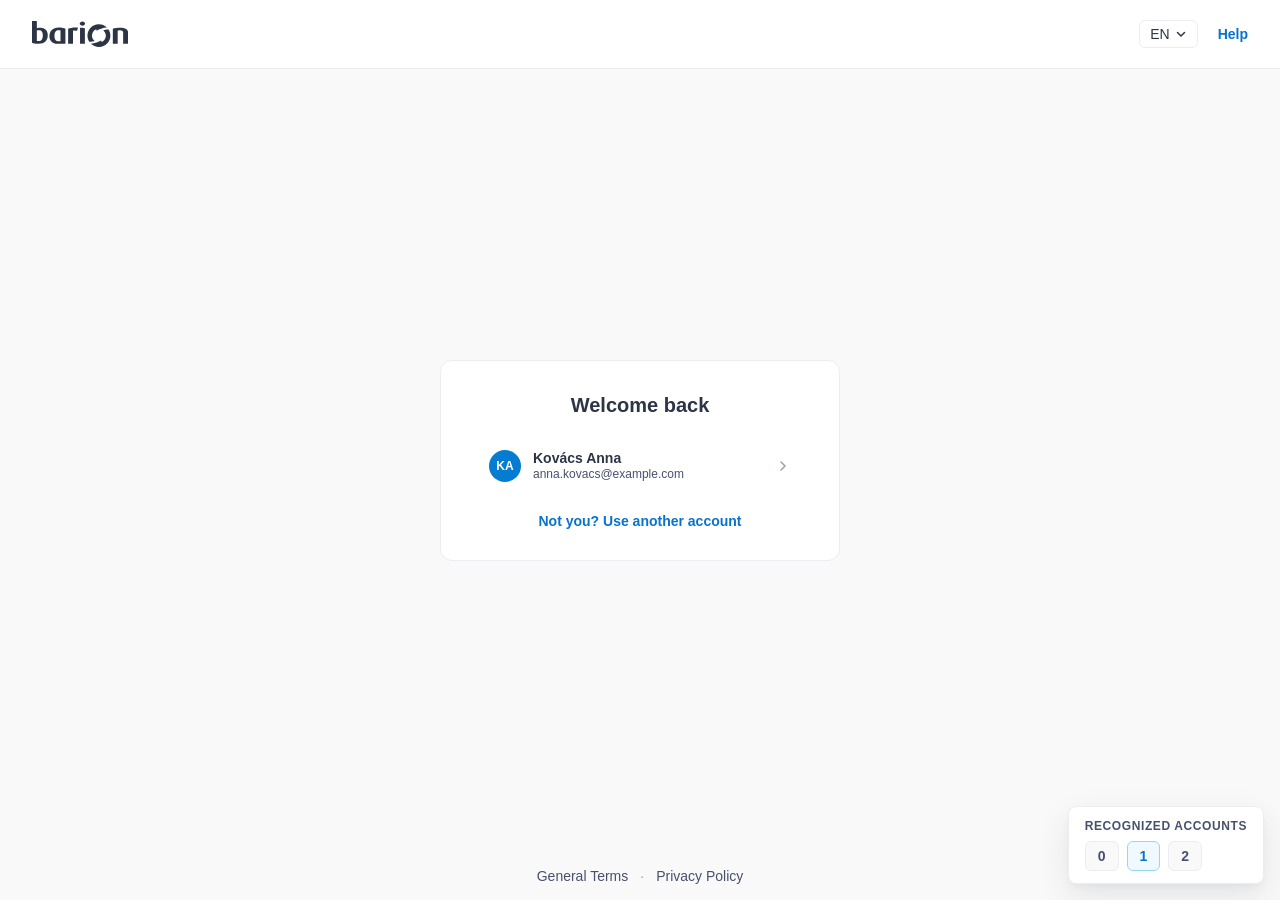
<file: prototypes/login-prototype.html>
<!doctype html>
<html lang="en">
<head>
<meta charset="utf-8">
<title>Barion — Log in (prototype)</title>
<meta name="viewport" content="width=device-width, initial-scale=1">
<link rel="stylesheet" href="../brand-tokens.css">
<style>
*, *::before, *::after { box-sizing: border-box; }

/* Fix: hidden attribute wins even when display:flex is set */
[hidden] { display: none !important; }

/* ---- Component styles (from index.html — brand-tokens.css only has tokens) ---- */

/* Buttons */
.btn { display: inline-flex; align-items: center; justify-content: center; gap: var(--s-2); height: 46px; padding: 14px var(--s-4); border-radius: var(--radius-sm); font-family: var(--font-brand); font-weight: var(--fw-semibold); font-size: var(--fs-body); cursor: pointer; transition: filter var(--dur-button) var(--ease-in-out), background var(--dur-button) var(--ease-in-out); border: 0; box-shadow: none; line-height: 1; }
.btn:focus-visible { box-shadow: var(--shadow-focus); outline: none; }
.btn:disabled { background: var(--surface-disabled); color: var(--text-disabled); cursor: not-allowed; }
.btn--primary { background: var(--gradient-brand-button); color: var(--text-invert); }
.btn--primary:hover:not(:disabled) { background-image: linear-gradient(rgba(0,0,0,0.05), rgba(0,0,0,0.05)), var(--gradient-brand-button); }
.btn--primary:active:not(:disabled) { filter: brightness(0.78); }
.btn--primary:focus-visible:not(:disabled) { background-image: linear-gradient(rgba(0,0,0,0.10),rgba(0,0,0,0.10)),var(--gradient-brand-button); box-shadow: 0 0 0 3px var(--blue-300); }
.btn--secondary { background: var(--surface-primary); color: var(--text-primary); border: 1px solid var(--border-secondary); }
.btn--secondary:hover:not(:disabled) { background: var(--white-gray); }
.btn--secondary:active:not(:disabled) { background: #EFEFEF; }
.btn--tertiary { background: transparent; color: var(--text-link-1); border: 0; box-shadow: none; }
.btn--tertiary:hover:not(:disabled) { background: var(--white-gray); }
.btn--tertiary:active:not(:disabled) { background: var(--blue-50); }
.btn--link { background: transparent; color: var(--text-link-1); font-weight: var(--fw-semibold); font-size: var(--fs-body-sm); padding: 0; height: auto; border: 0; cursor: pointer; font-family: var(--font-brand); }
.btn--link:hover:not(:disabled) { text-decoration: underline; color: var(--text-link-2); }
.btn--sm { height: 32px; padding: 4px 10px 6px; font-size: var(--fs-body-sm); border-radius: var(--radius-xs); }
.btn-icon { display: inline-grid; place-content: center; background: transparent; border: 0; border-radius: var(--radius-xs); color: var(--icon-primary); cursor: pointer; transition: background var(--dur-fast) var(--ease-out), color var(--dur-fast) var(--ease-out); outline: none; flex-shrink: 0; }
.btn-icon:hover:not(:disabled) { background: var(--blue-50); color: var(--text-brand); }
.btn-icon--l { width: 36px; height: 36px; }
.btn-icon--l .icon { width: 20px; height: 20px; }
.icon { width: 20px; height: 20px; flex-shrink: 0; display: inline-block; vertical-align: middle; color: var(--icon-primary); }

/* Inputs */
.field { display: flex; flex-direction: column; gap: 4px; width: 100%; }
.field__label { font-family: var(--font-brand); font-weight: var(--fw-semibold); font-size: var(--fs-body); color: var(--text-primary); }
.field__input { height: 44px; padding: 10px 12px; border-radius: var(--radius-xs); border: 1px solid var(--border-secondary); background: var(--surface-primary); font-family: var(--font-brand); font-weight: var(--fw-semilight); font-size: var(--fs-body); color: var(--text-primary); transition: border-color var(--dur-fast) var(--ease-out), box-shadow var(--dur-fast) var(--ease-out); width: 100%; box-sizing: border-box; box-shadow: none; outline: none; }
.field__input::placeholder { color: var(--text-inactive); }
.field__input:hover:not(:disabled):not(:focus) { border-color: var(--border-strong); }
.field__input:focus { border-color: var(--blue-200); box-shadow: var(--shadow-focus); }

/* Avatars */
.avatar { display: inline-flex; align-items: center; justify-content: center; border-radius: 50%; background: var(--grey-200); color: var(--grey-700); font-family: var(--font-brand); font-weight: var(--fw-semibold); flex-shrink: 0; user-select: none; overflow: hidden; }
.avatar img { width: 100%; height: 100%; object-fit: cover; }
.avatar--sm { width: 32px; height: 32px; font-size: 12px; }
.avatar--darkblue { background: #047CD2; color: #FFFFFF; }
.avatar--shop     { background: #195796; color: #FFFFFF; }

/* List selector */
.list-selector { display: flex; flex-direction: column; gap: var(--s-2); background: var(--white-gray); padding: var(--s-2); border-radius: var(--radius-sm); width: 100%; }
.list-selector-item { display: flex; align-items: center; gap: var(--s-3); padding: var(--s-3) var(--s-4); background: var(--surface-primary); border-radius: var(--radius-xs); cursor: pointer; transition: background var(--dur-fast) var(--ease-out); }
.list-selector-item:hover:not([aria-selected="true"]) { background: var(--white-gray); }
.list-selector-item--action { cursor: pointer; }
.list-selector-item--action:hover { background: var(--blue-50) !important; }
.list-selector-item--action:focus-visible { outline: none; box-shadow: var(--shadow-focus); }
.list-selector-item[aria-selected="true"] { background: var(--blue-50); }
.list-selector-item__body { display: flex; flex-direction: column; gap: 0; min-width: 0; flex: 1; }
.list-selector-item__title { font-weight: var(--fw-semibold); font-size: var(--fs-body-sm); color: var(--text-primary); line-height: 1.3; }
.list-selector-item[aria-selected="true"] .list-selector-item__title { color: var(--text-brand); }
.list-selector-item__sub { font-weight: var(--fw-semilight); font-size: var(--fs-body-xs); color: var(--text-secondary); line-height: 1.3; }
.list-selector-item[aria-selected="true"] .list-selector-item__sub { color: var(--text-brand); }

body {
  margin: 0;
  min-height: 100vh;
  background: var(--white-gray);
  display: flex;
  flex-direction: column;
  font-family: var(--font-brand);
}

/* ---- Header ---- */
.login-header {
  display: flex;
  align-items: center;
  justify-content: space-between;
  padding: 20px 32px;
  background: var(--surface-primary);
  border-bottom: 1px solid var(--border-secondary);
}
.login-header__logo { height: 26px; width: auto; display: block; }
.login-header__right { display: flex; align-items: center; gap: var(--s-5); }

.lang-btn {
  display: inline-flex;
  align-items: center;
  gap: 5px;
  background: none;
  border: 1px solid var(--border-secondary);
  border-radius: var(--radius-xs);
  padding: 5px 10px;
  font-family: var(--font-brand);
  font-size: var(--fs-body-sm);
  font-weight: var(--fw-semilight);
  color: var(--text-primary);
  cursor: pointer;
  transition: background var(--dur-fast) var(--ease-out);
}
.lang-btn:hover { background: var(--white-gray); }

.login-header__help {
  font-size: var(--fs-body-sm);
  font-weight: var(--fw-semibold);
  color: var(--text-link-1);
  text-decoration: none;
}
.login-header__help:hover { text-decoration: underline; }

/* ---- Main ---- */
.login-main {
  flex: 1;
  display: flex;
  align-items: center;
  justify-content: center;
  padding: var(--s-8) var(--s-4);
}

/* ---- Card ---- */
.login-card {
  background: var(--surface-primary);
  border: 1px solid var(--border-secondary);
  border-radius: var(--radius-md);
  padding: var(--s-8);
  width: 100%;
  max-width: 400px;
}

/* ---- State wrapper ---- */
.login-state {
  display: flex;
  flex-direction: column;
  align-items: center;
  gap: var(--s-5);
}
.login-state--left { align-items: stretch; }

/* ---- State transitions ---- */
.login-state.is-out {
  opacity: 0;
  pointer-events: none;
  transition: opacity var(--dur-fast) var(--ease-out);
}
.login-state.is-in {
  opacity: 1;
  transition: opacity var(--dur-base) var(--ease-out);
}

/* ---- Headings ---- */
.state-heading {
  font-weight: var(--fw-semibold);
  font-size: var(--fs-h3);
  color: var(--text-primary);
  margin: 0;
  text-align: center;
  align-self: center;
}

/* ---- State A: account list + actions ---- */
.state-a__list { width: 100%; }

.state-a__actions {
  display: flex;
  flex-direction: column;
  align-items: center;
  gap: var(--s-5);
  width: 100%;
}

/* ---- State B: account chip ---- */
.account-chip {
  display: flex;
  align-items: center;
  gap: var(--s-3);
  background: var(--white-gray);
  border-radius: var(--radius-xs);
  padding: var(--s-2) var(--s-3);
}
.account-chip__info { flex: 1; min-width: 0; }
.account-chip__name {
  display: block;
  font-weight: var(--fw-semibold);
  font-size: var(--fs-body-sm);
  color: var(--text-primary);
  white-space: nowrap;
  overflow: hidden;
  text-overflow: ellipsis;
}
.account-chip__email {
  display: block;
  font-size: var(--fs-body-xs);
  font-weight: var(--fw-semilight);
  color: var(--text-secondary);
  white-space: nowrap;
  overflow: hidden;
  text-overflow: ellipsis;
}

/* ---- Auth forms ---- */
.auth-form { display: flex; flex-direction: column; gap: var(--s-4); }
.auth-form__title { font-weight: var(--fw-semibold); font-size: var(--fs-body); color: var(--text-primary); margin: 0; }
.field__input-wrap { position: relative; }
.field__input-wrap .field__input { padding-right: 44px; }
.field__input-wrap .btn-icon {
  position: absolute;
  right: 6px;
  top: 50%;
  transform: translateY(-50%);
  color: var(--icon-secondary);
}

/* ---- Push illustration ---- */
.push-illus {
  display: flex;
  flex-direction: column;
  align-items: center;
  gap: var(--s-3);
  background: var(--blue-50);
  border-radius: var(--radius-sm);
  padding: var(--s-6) var(--s-5);
  text-align: center;
}
.push-illus__icon {
  width: 60px;
  height: 60px;
  background: var(--surface-primary);
  border-radius: var(--radius-sm);
  display: flex;
  align-items: center;
  justify-content: center;
  box-shadow: 0 2px 8px rgba(44, 52, 70, 0.10);
}
.push-illus__icon svg { animation: push-pulse 2.4s var(--ease-out) infinite; }
@keyframes push-pulse {
  0%   { opacity: 1; transform: scale(1); }
  50%  { opacity: 0.65; transform: scale(0.94); }
  100% { opacity: 1; transform: scale(1); }
}
.push-illus__text {
  font-size: var(--fs-body-sm);
  font-weight: var(--fw-semilight);
  color: var(--text-secondary);
  line-height: var(--lh-body);
  margin: 0;
  max-width: 240px;
}

/* ---- Dropdown (account switcher for 2+ accounts) ---- */
.dropdown { position: relative; width: 100%; }
.dropdown__trigger { display: flex; align-items: center; justify-content: space-between; gap: var(--s-2); height: 46px; padding: 10px 16px; background: var(--surface-primary); border: 1px solid var(--border-secondary); border-radius: var(--radius-sm); font-family: var(--font-brand); font-weight: var(--fw-semilight); font-size: var(--fs-body); color: var(--text-primary); cursor: pointer; width: 100%; box-sizing: border-box; outline: none; text-align: left; transition: border-color var(--dur-fast) var(--ease-out), box-shadow var(--dur-fast) var(--ease-out); }
.dropdown__trigger:hover { background-image: linear-gradient(rgba(44,52,70,0.04), rgba(44,52,70,0.04)); }
.dropdown__trigger:focus-visible { border-color: var(--blue-200); box-shadow: var(--shadow-focus); }
.dropdown[data-open="true"] .dropdown__trigger { border-color: var(--blue-200); box-shadow: var(--shadow-focus); }
.dropdown__value { display: flex; align-items: center; gap: var(--s-2); flex: 1; min-width: 0; }
.dropdown__chevron { width: 16px; height: 16px; flex-shrink: 0; color: var(--text-secondary); transition: transform var(--dur-fast) var(--ease-out); }
.dropdown[data-open="true"] .dropdown__chevron { transform: rotate(180deg); }
.dropdown__menu { position: absolute; top: calc(100% + 4px); left: 0; right: 0; background: var(--surface-primary); border: 1px solid var(--border-secondary); border-radius: var(--radius-sm); box-shadow: var(--shadow-overlay); padding: 6px; display: none; z-index: 100; }
.dropdown[data-open="true"] .dropdown__menu { display: block; }
.menu-item { display: flex; align-items: center; gap: var(--s-3); padding: 0 12px; height: 44px; border-radius: var(--radius-xs); font-family: var(--font-brand); font-weight: var(--fw-semilight); font-size: var(--fs-body); color: var(--text-primary); cursor: pointer; transition: background var(--dur-fast) var(--ease-out); }
.menu-item:hover { background: var(--white-gray); }
.menu-item[aria-selected="true"] { background: var(--blue-50); color: var(--text-brand); font-weight: var(--fw-semibold); }
.menu-item[aria-selected="true"]::after { content: "✓"; margin-left: auto; color: var(--blue-500); font-weight: var(--fw-bold); }
.trigger-name { font-weight: var(--fw-semibold); font-size: var(--fs-body-sm); }
.trigger-email { font-size: var(--fs-body-xs); color: var(--text-secondary); font-weight: var(--fw-semilight); }

/* ---- Misc ---- */
.login-divider { width: 100%; border: none; border-top: 1px solid var(--border-secondary); margin: 0; }
.signup-prompt { font-size: var(--fs-body-sm); font-weight: var(--fw-semilight); color: var(--text-secondary); margin: 0; text-align: center; }
.signup-prompt a { font-weight: var(--fw-semibold); color: var(--text-link-1); text-decoration: none; }
.signup-prompt a:hover { text-decoration: underline; }
.btn--full { width: 100%; justify-content: center; }

/* ---- Footer ---- */
.login-footer { display: flex; align-items: center; justify-content: center; gap: var(--s-3); padding: var(--s-4); }
.login-footer a { font-size: var(--fs-body-sm); font-weight: var(--fw-semilight); color: var(--text-secondary); text-decoration: none; }
.login-footer a:hover { color: var(--text-primary); text-decoration: underline; }
.login-footer__sep { color: var(--text-inactive); font-size: var(--fs-body-sm); }

/* ---- Dev toggle (prototype only) ---- */
.dev-toggle {
  position: fixed;
  bottom: var(--s-4);
  right: var(--s-4);
  background: var(--surface-primary);
  border: 1px solid var(--border-secondary);
  border-radius: var(--radius-sm);
  padding: var(--s-3) var(--s-4);
  box-shadow: var(--shadow-overlay);
  z-index: 999;
  display: flex;
  flex-direction: column;
  gap: var(--s-2);
}
.dev-toggle__label { font-size: var(--fs-body-xs); font-weight: var(--fw-semibold); color: var(--text-secondary); text-transform: uppercase; letter-spacing: 0.05em; }
.dev-toggle__btns { display: flex; gap: var(--s-2); }
.dev-toggle__btn {
  height: 30px;
  padding: 0 var(--s-3);
  background: var(--white-gray);
  border: 1px solid var(--border-secondary);
  border-radius: var(--radius-xs);
  font-family: var(--font-brand);
  font-size: var(--fs-body-sm);
  font-weight: var(--fw-semibold);
  color: var(--text-secondary);
  cursor: pointer;
  transition: background var(--dur-fast) var(--ease-out), color var(--dur-fast) var(--ease-out), border-color var(--dur-fast) var(--ease-out);
}
.dev-toggle__btn:hover { background: var(--blue-50); color: var(--text-brand); }
.dev-toggle__btn.is-active { background: var(--blue-50); color: var(--text-brand); border-color: var(--blue-200); }

/* ---- Mobile ---- */
@media (max-width: 480px) {
  .login-header { padding: 16px 20px; }
  .login-main { padding: 0; align-items: flex-start; }
  .login-card { border-radius: 0; border-left: 0; border-right: 0; max-width: 100%; padding: var(--s-6); }
  .dev-toggle { bottom: var(--s-3); right: var(--s-3); }
}
</style>
</head>
<body>

<!-- ==================== HEADER ==================== -->
<header class="login-header">
  <img src="../assets/barion-wordmark.svg" alt="Barion" class="login-header__logo">
  <div class="login-header__right">
    <button class="lang-btn" type="button">
      EN
      <svg width="12" height="12" viewBox="0 0 12 12" fill="none">
        <path d="M2.5 4.5L6 8L9.5 4.5" stroke="currentColor" stroke-width="1.5" stroke-linecap="round" stroke-linejoin="round"/>
      </svg>
    </button>
    <a href="#" class="login-header__help">Help</a>
  </div>
</header>

<!-- ==================== MAIN ==================== -->
<main class="login-main">
  <div class="login-card">

    <!-- ===== STATE A: Account Picker ===== -->
    <div id="state-a" class="login-state">
      <h2 class="state-heading">Welcome back</h2>
      <div class="state-a__list">
        <!-- n=1: plain non-selected item, injected by renderA -->
        <div id="view-single"></div>
        <!-- n=2: dropdown, injected by renderA -->
        <div id="view-dropdown" class="dropdown" hidden></div>
      </div>
      <div class="state-a__actions">
        <button id="btn-continue" class="btn btn--primary btn--full" onclick="continueFromPicker()">Continue</button>
        <button id="link-another" class="btn btn--link" onclick="go('c')">Use another account</button>
      </div>
    </div>

    <!-- ===== STATE B: Auth Step ===== -->
    <div id="state-b" class="login-state login-state--left" hidden>

      <div class="account-chip">
        <span class="avatar avatar--sm avatar--darkblue" id="chip-avatar">KA</span>
        <div class="account-chip__info">
          <span class="account-chip__name" id="chip-name">Kovács Anna</span>
          <span class="account-chip__email" id="chip-email">anna.kovacs@example.com</span>
        </div>
        <button class="btn btn--link" style="font-size:var(--fs-body-sm);white-space:nowrap" onclick="go('a')">Not you?</button>
      </div>

      <!-- Password variant -->
      <div id="auth-password" class="auth-form">
        <p class="auth-form__title">Enter your password</p>
        <div class="field">
          <label class="field__label" for="field-password">Password</label>
          <div class="field__input-wrap">
            <input class="field__input" type="password" id="field-password" autocomplete="current-password">
            <button class="btn-icon btn-icon--l" type="button" onclick="togglePassword()" title="Show password">
              <svg class="icon" viewBox="0 0 20 20" fill="none">
                <path d="M1.5 10C1.5 10 4.5 4 10 4C15.5 4 18.5 10 18.5 10C18.5 10 15.5 16 10 16C4.5 16 1.5 10 1.5 10Z" stroke="currentColor" stroke-width="1.5" stroke-linecap="round" stroke-linejoin="round"/>
                <circle cx="10" cy="10" r="2.5" stroke="currentColor" stroke-width="1.5"/>
              </svg>
            </button>
          </div>
        </div>
        <button class="btn btn--primary btn--full" type="button">Log in</button>
        <div style="text-align:center">
          <button class="btn btn--link" type="button">Forgot your password?</button>
        </div>
      </div>

      <!-- Push / biometric variant -->
      <div id="auth-push" class="auth-form" hidden>
        <div class="push-illus">
          <div class="push-illus__icon">
            <svg width="34" height="34" viewBox="0 0 34 34" fill="none">
              <rect x="9.5" y="3.5" width="15" height="24" rx="2.5" stroke="var(--barion-blue)" stroke-width="1.75"/>
              <line x1="14" y1="7" x2="20" y2="7" stroke="var(--barion-blue)" stroke-width="1.5" stroke-linecap="round"/>
              <circle cx="17" cy="24" r="1.25" fill="var(--barion-blue)"/>
              <circle cx="25.5" cy="9.5" r="5.5" fill="var(--barion-blue)"/>
              <path d="M23 9.5L25 11.5L28.5 8" stroke="white" stroke-width="1.6" stroke-linecap="round" stroke-linejoin="round"/>
            </svg>
          </div>
          <p class="push-illus__text">Approve the login request in your Barion app, or use biometrics on your registered device.</p>
        </div>
        <button class="btn btn--secondary btn--full" type="button" onclick="switchToPassword()">Use password instead</button>
        <div style="text-align:center">
          <button class="btn btn--link" type="button">Resend notification</button>
        </div>
      </div>

    </div>

    <!-- ===== STATE C: Standard Form ===== -->
    <div id="state-c" class="login-state" hidden>
      <h2 class="state-heading">Log in to Barion</h2>
      <div class="auth-form" style="width:100%">
        <div class="field">
          <label class="field__label" for="field-email">E-mail address</label>
          <input class="field__input" type="email" id="field-email" placeholder="you@example.com" autocomplete="email">
        </div>
        <button class="btn btn--primary btn--full" type="button">Next</button>
      </div>
      <hr class="login-divider">
      <p class="signup-prompt">Don't have an account? <a href="#">Sign up now!</a></p>
    </div>

  </div>
</main>

<!-- ==================== FOOTER ==================== -->
<footer class="login-footer">
  <a href="#">General Terms</a>
  <span class="login-footer__sep">·</span>
  <a href="#">Privacy Policy</a>
</footer>

<!-- ==================== DEV TOGGLE ==================== -->
<div class="dev-toggle">
  <span class="dev-toggle__label">Recognized accounts</span>
  <div class="dev-toggle__btns">
    <button class="dev-toggle__btn" onclick="setCount(0)">0</button>
    <button class="dev-toggle__btn is-active" onclick="setCount(1)">1</button>
    <button class="dev-toggle__btn" onclick="setCount(2)">2</button>
  </div>
</div>

<script>
const ACCOUNTS = [
  { name: "Kovács Anna", email: "anna.kovacs@example.com", authType: "push",     color: "darkblue" },
  { name: "Tóth Béla",   email: "bela.toth@example.com",  authType: "password", color: "shop" }
];

let count         = 1;
let selected      = ACCOUNTS[0];
let transitioning = false;

function initials(name) {
  return name.trim().split(/\s+/).map(w => w[0]).join("").toUpperCase().slice(0, 2);
}

// ---- Dev toggle ----
function setCount(n) {
  count = n;
  document.querySelectorAll(".dev-toggle__btn").forEach((b, i) => b.classList.toggle("is-active", i === n));
  selected = ACCOUNTS[0];
  if (n === 0) { go("c"); } else { renderA(n); go("a"); }
}

// ---- State A ----
function renderA(n) {
  const single   = document.getElementById("view-single");
  const dropdown = document.getElementById("view-dropdown");

  if (n === 1) {
    const acc = ACCOUNTS[0];
    single.innerHTML = `
      <div class="list-selector-item list-selector-item--action" data-idx="0" onclick="continueFromPicker()" role="button" tabindex="0">
        <span class="avatar avatar--sm avatar--${acc.color}">${initials(acc.name)}</span>
        <div class="list-selector-item__body">
          <span class="list-selector-item__title">${acc.name}</span>
          <span class="list-selector-item__sub">${acc.email}</span>
        </div>
        <svg width="16" height="16" viewBox="0 0 16 16" fill="none" style="flex-shrink:0;color:var(--text-inactive)">
          <path d="M6 4l4 4-4 4" stroke="currentColor" stroke-width="1.5" stroke-linecap="round" stroke-linejoin="round"/>
        </svg>
      </div>`;
    single.hidden   = false;
    dropdown.hidden = true;
    document.getElementById("btn-continue").hidden = true;
    document.getElementById("link-another").textContent = "Not you? Use another account";
  } else {
    const sel = selected || ACCOUNTS[0];
    dropdown.removeAttribute("data-open");
    dropdown.innerHTML = `
      <button class="dropdown__trigger" type="button" onclick="toggleDropdown()">
        <div class="dropdown__value">
          <span class="avatar avatar--sm avatar--${sel.color}">${initials(sel.name)}</span>
          <div style="display:flex;flex-direction:column;gap:0;min-width:0;flex:1">
            <span class="trigger-name">${sel.name}</span>
            <span class="trigger-email">${sel.email}</span>
          </div>
        </div>
        <svg class="dropdown__chevron" viewBox="0 0 16 16" fill="none">
          <path d="M3 6L8 11L13 6" stroke="currentColor" stroke-width="1.5" stroke-linecap="round" stroke-linejoin="round"/>
        </svg>
      </button>
      <div class="dropdown__menu">
        ${ACCOUNTS.slice(0, n).map((acc, i) => `
          <div class="menu-item" aria-selected="${acc === sel}" data-idx="${i}" onclick="selectFromDropdown(${i})">
            <span class="avatar avatar--sm avatar--${acc.color}">${initials(acc.name)}</span>
            ${acc.name}
          </div>`).join("")}
      </div>`;
    single.hidden   = true;
    dropdown.hidden = false;
    document.getElementById("btn-continue").hidden = false;
    document.getElementById("link-another").textContent = "Use another account";
  }
}

function toggleDropdown() {
  const dd = document.getElementById("view-dropdown");
  dd.setAttribute("data-open", dd.getAttribute("data-open") === "true" ? "false" : "true");
}

function selectFromDropdown(i) {
  selected = ACCOUNTS[i];
  renderA(count);
}

// ---- State B ----
function renderB(acc) {
  document.getElementById("chip-avatar").textContent = initials(acc.name);
  document.getElementById("chip-avatar").className   = `avatar avatar--sm avatar--${acc.color}`;
  document.getElementById("chip-name").textContent   = acc.name;
  document.getElementById("chip-email").textContent  = acc.email;
  document.getElementById("auth-password").hidden    = acc.authType !== "password";
  document.getElementById("auth-push").hidden        = acc.authType !== "push";
}

function continueFromPicker() {
  if (count === 1) selected = ACCOUNTS[0];
  renderB(selected);
  go("b");
}

function switchToPassword() {
  document.getElementById("auth-push").hidden     = true;
  document.getElementById("auth-password").hidden = false;
}

function togglePassword() {
  const f = document.getElementById("field-password");
  f.type = f.type === "password" ? "text" : "password";
}

// ---- State machine ----
function go(target) {
  if (transitioning) return;
  const all     = ["a","b","c"].map(id => document.getElementById("state-" + id));
  const current = all.find(el => !el.hidden);
  const next    = document.getElementById("state-" + target);
  if (current === next) return;

  transitioning = true;
  current.classList.add("is-out");
  setTimeout(() => {
    current.classList.remove("is-out");
    current.hidden = true;
    next.style.opacity = "0";
    next.hidden = false;
    requestAnimationFrame(() => requestAnimationFrame(() => {
      next.classList.add("is-in");
      next.style.opacity = "1";
      setTimeout(() => {
        next.classList.remove("is-in");
        next.style.opacity = "";
        transitioning = false;
      }, 220);
    }));
  }, 130);
}

// ---- Init ----
renderA(1);
</script>

</body>
</html>
</file>
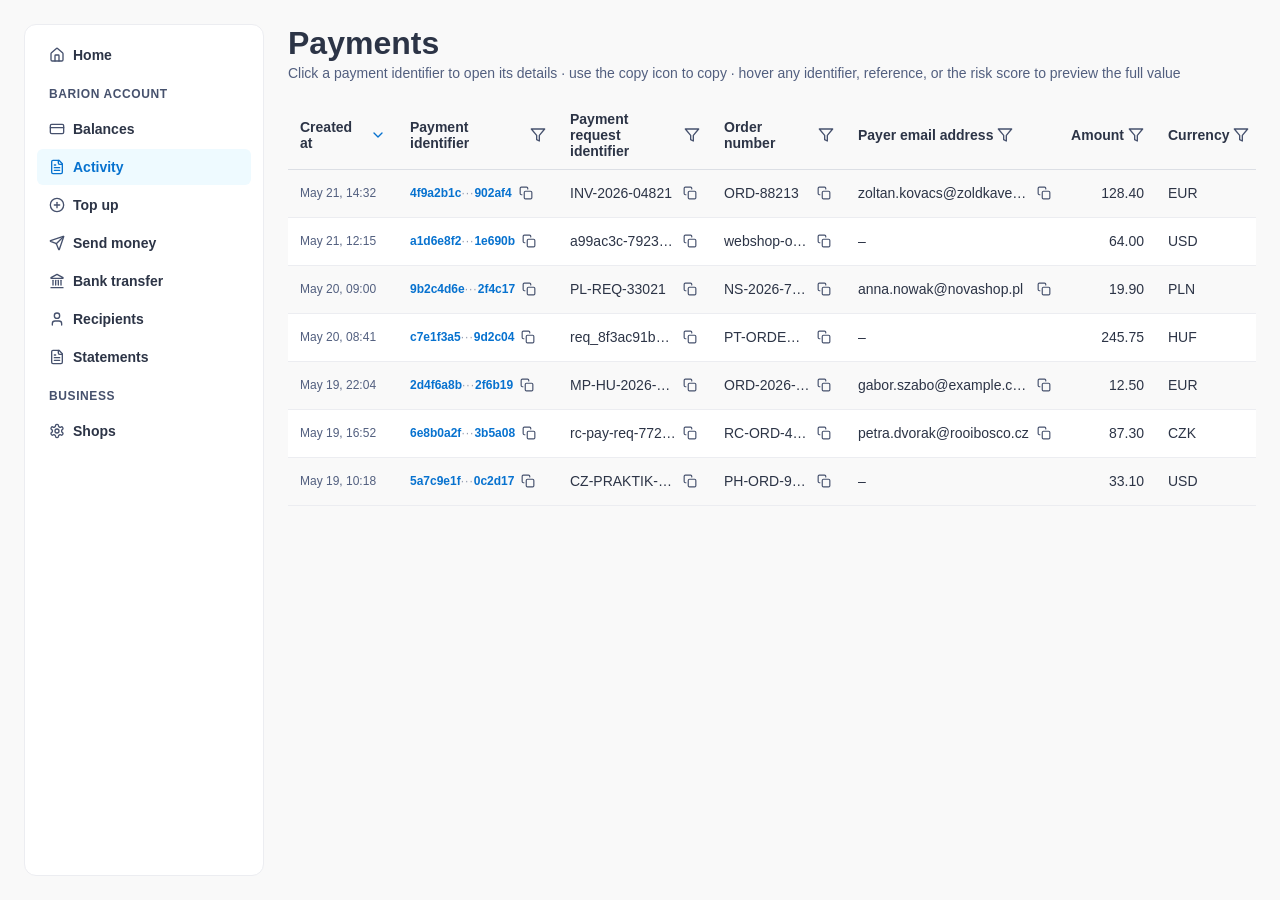
<file: prototypes/payments-guid-table.html>
<!doctype html>
<html lang="en">
<head>
<meta charset="utf-8">
<title>Barion — Payments GUID table (prototype)</title>
<meta name="viewport" content="width=device-width, initial-scale=1">
<link rel="stylesheet" href="../brand-tokens.css">
<style>
*, *::before, *::after { box-sizing: border-box; }

body {
  margin: 0;
  background: var(--surface-canvas-soft);
}

.app-shell {
  display: grid;
  grid-template-columns: 240px 1fr;
  gap: var(--s-6);
  padding: var(--s-6);
  min-height: 100vh;
}

/* ---------- Sidebar (copied from Design/index.html .sidebar / .sidebar-item / .sidebar-section, #nav) ---------- */
.sidebar { background: var(--surface-primary); width: 240px; padding: var(--s-3); display: flex; flex-direction: column; gap: 2px; border: 1px solid var(--border-secondary); border-radius: var(--radius-md); }
.sidebar-item { display: flex; align-items: center; gap: var(--s-2); padding: 0 var(--s-3); height: 36px; border-radius: var(--radius-xs); color: var(--text-primary); font-weight: var(--fw-semibold); font-size: var(--fs-body-sm); text-decoration: none; }
.sidebar-item:hover { background: var(--white-gray); color: var(--text-primary); text-decoration: none; }
.sidebar-item--active { background: var(--surface-nav-active); color: var(--text-brand); }
.sidebar-item .icon { width: 16px; height: 16px; color: var(--icon-secondary); }
.sidebar-item--active .icon { color: var(--icon-brand); }
.sidebar-section { font-size: var(--fs-body-xs); color: var(--text-secondary); padding: var(--s-3) var(--s-3) var(--s-2); font-weight: var(--fw-semibold); text-transform: uppercase; letter-spacing: 0.05em; }

.content {
  min-width: 0;
}

.hint {
  font-size: var(--fs-body-sm);
  font-weight: var(--fw-semilight);
  color: var(--text-tertiary);
  margin: 0 0 var(--s-4);
}

.table-scroll {
  overflow-x: auto;
}

table {
  /* Definite width = sum of all <col> widths below (110+160+154+134+220+90+100+64+102+110 = 1244px).
     table-layout:fixed only strictly clips cell content to declared <col> widths when the table
     itself has a definite (non-auto) width — with width:auto, unbreakable long content
     (e.g. long order numbers) would otherwise force individual columns wider than declared. */
  width: 1244px;
  table-layout: fixed;
  border-collapse: collapse;
  font-size: var(--fs-body-sm);
}

col.date { width: 110px; }
col.id { width: 160px; }
col.preqid { width: 154px; }
col.ordernum { width: 134px; }
col.email { width: 220px; }
col.amount { width: 90px; }
col.currency { width: 100px; }
col.risk { width: 64px; }
col.status { width: 102px; }
col.type { width: 110px; }

thead th {
  text-align: left;
  font-size: var(--fs-body-sm);
  font-weight: var(--fw-semibold);
  color: var(--text-primary);
  padding: var(--s-2-5) var(--s-3);
  border-bottom: 1px solid var(--border-primary);
}
thead th.amount { text-align: right; }
thead th.risk { text-align: right; }

.th-inner {
  display: flex;
  align-items: center;
  gap: var(--s-1);
}
.th-icon { width: 16px; height: 16px; flex-shrink: 0; }
.th-icon--sort { color: var(--icon-brand); }
.th-icon--filter { color: var(--icon-secondary); }

.sr-only {
  position: absolute;
  width: 1px; height: 1px;
  padding: 0; margin: -1px;
  overflow: hidden;
  clip: rect(0, 0, 0, 0);
  white-space: nowrap;
  border: 0;
}

tbody tr { height: 48px; }
tbody tr:nth-child(even) { background: var(--surface-primary); }
tbody tr:nth-child(odd) { background: transparent; }

tbody td {
  padding: var(--s-2) var(--s-3);
  border-bottom: 1px solid var(--border-secondary);
  color: var(--text-primary);
  font-weight: var(--fw-semilight);
  vertical-align: middle;
}

td.amount { text-align: right; font-weight: var(--fw-regular); font-variant-numeric: tabular-nums; }
td.currency { text-align: left; font-weight: var(--fw-regular); }
td.email { overflow: hidden; text-overflow: ellipsis; white-space: nowrap; }
td.date { color: var(--text-tertiary); font-size: var(--fs-body-xs); }
td.type { font-weight: var(--fw-semilight); }
td.risk { text-align: right; }

/* Fraud risk score — 0-100 numeric score, colour communicates tier; native title attr carries the label */
.risk-score {
  font-variant-numeric: tabular-nums;
  font-size: var(--fs-body-sm);
  font-weight: var(--fw-regular);
}
.risk-score.low    { color: var(--text-status-success); }
.risk-score.medium { color: var(--text-status-warning); }
.risk-score.high   { color: var(--text-status-error); }
.risk-score.none   { color: var(--text-tertiary); }

/* Payment identifier — real link (navigation) + separate copy icon-button.
   Link color/hover-underline comes from the base `a` rule in brand-tokens.css;
   only truncation/GUID typography is added here. */
.id-wrap {
  display: inline-flex;
  align-items: center;
  gap: var(--s-1);
}
.id-link {
  font-family: var(--font-brand);
  font-weight: var(--fw-semibold);
  font-variant-numeric: tabular-nums;
  font-size: var(--fs-body-xs);
}
.id-link .dots { color: var(--text-inactive); font-weight: var(--fw-regular); letter-spacing: 1px; }

/* Icon-button, .btn-icon pattern (see Design/index.html #btn-icon) sized down to fit the row */
.copy-btn {
  display: inline-grid;
  place-content: center;
  width: 20px;
  height: 20px;
  flex-shrink: 0;
  padding: 0;
  background: transparent;
  border: 0;
  border-radius: var(--radius-xs);
  color: var(--icon-secondary);
  cursor: pointer;
  transition: background var(--dur-fast) var(--ease-out), color var(--dur-fast) var(--ease-out);
}
.copy-btn .copy-icon { width: 14px; height: 14px; opacity: 1; }
.copy-btn:hover, .copy-btn:focus-visible {
  background: var(--blue-50);
  color: var(--icon-brand);
  outline: none;
}
.copy-btn.copied { color: var(--icon-brand); }

.copy-icon {
  width: 14px;
  height: 14px;
  flex-shrink: 0;
}

/* Truncated + copyable text cells (payment request identifier / order number) —
   same .id-wrap pattern as Payment identifier, minus the link/navigation. */
.text-wrap {
  display: flex;
  align-items: center;
  gap: var(--s-1);
  cursor: default;
}
.text-truncate {
  flex: 1;
  min-width: 0;
  overflow: hidden;
  text-overflow: ellipsis;
  white-space: nowrap;
  font-family: var(--font-brand);
  font-variant-numeric: tabular-nums;
}
.text-wrap:focus-within {
  outline: none;
  box-shadow: inset 0 0 0 2px var(--border-active);
  border-radius: var(--radius-xxs);
}

/* Status chips (saturated — persistent entity state) */
.chip {
  display: inline-block;
  font-size: var(--fs-body-xs);
  font-weight: var(--fw-semibold);
  padding: 3px var(--s-2-5);
  border-radius: var(--radius-xxs);
}
.chip.success { background: var(--surface-status-success); color: var(--text-status-success); }
.chip.error   { background: var(--surface-status-error);   color: var(--text-status-error); }
.chip.warning { background: var(--surface-status-warning); color: var(--text-status-warning); }
.chip.neutral { background: var(--surface-status-neutral); color: var(--text-status-neutral); }

/* Tooltip (overlay — shadow allowed) */
.tooltip {
  position: fixed;
  background: var(--grey-900);
  color: var(--text-invert);
  font-family: var(--font-brand);
  font-weight: var(--fw-semibold);
  font-variant-numeric: tabular-nums;
  font-size: var(--fs-body-xs);
  padding: var(--s-2) var(--s-3);
  border-radius: var(--radius-xs);
  box-shadow: var(--shadow-tooltip);
  pointer-events: none;
  opacity: 0;
  transform: translateY(4px);
  transition: opacity var(--dur-base) var(--ease-out), transform var(--dur-base) var(--ease-out);
  z-index: 50;
  white-space: nowrap;
}
.tooltip.visible { opacity: 1; transform: translateY(0); }
.tooltip::after {
  content: "";
  position: absolute;
  top: 100%;
  left: var(--s-4);
  border: 5px solid transparent;
  border-top-color: var(--grey-900);
}

/* Snackbar (plain toast — no sentiment colour) */
.snackbar {
  position: fixed;
  left: 50%;
  bottom: var(--s-6);
  transform: translate(-50%, 12px);
  background: var(--surface-primary);
  color: var(--text-primary);
  font-size: var(--fs-body-sm);
  font-weight: var(--fw-regular);
  padding: var(--s-3) var(--s-5);
  border-radius: var(--radius-xs);
  box-shadow: var(--shadow-tooltip);
  border: 1px solid var(--border-secondary);
  opacity: 0;
  pointer-events: none;
  transition: opacity var(--dur-base) var(--ease-out), transform var(--dur-base) var(--ease-out);
  z-index: 100;
}
.snackbar.visible {
  opacity: 1;
  transform: translate(-50%, 0);
}
</style>
</head>
<body>

<!-- ============================================================ -->
<!-- ICON SPRITE — subset needed for the sidebar, copied from Design/index.html (~line 670) -->
<!-- ============================================================ -->
<svg width="0" height="0" style="position:absolute;width:0;height:0" aria-hidden="true" focusable="false">
  <defs>
    <symbol id="i-home" viewBox="0 0 24 24" fill="none" stroke="currentColor" stroke-width="2" stroke-linecap="round" stroke-linejoin="round">
      <path d="M15 21v-8a1 1 0 0 0-1-1h-4a1 1 0 0 0-1 1v8"/><path d="M3 10a2 2 0 0 1 .709-1.528l7-5.999a2 2 0 0 1 2.582 0l7 5.999A2 2 0 0 1 21 10v9a2 2 0 0 1-2 2H5a2 2 0 0 1-2-2z"/>
    </symbol>
    <symbol id="i-bank-transfer" viewBox="0 0 24 24" fill="none" stroke="currentColor" stroke-width="2" stroke-linecap="round" stroke-linejoin="round">
      <path d="M3 22h18"/><path d="M6 18v-7"/><path d="M10 18v-7"/><path d="M14 18v-7"/><path d="M18 18v-7"/><path d="M12 2 3 7v1h18V7z"/>
    </symbol>
    <symbol id="i-top-up" viewBox="0 0 24 24" fill="none" stroke="currentColor" stroke-width="2" stroke-linecap="round" stroke-linejoin="round">
      <circle cx="12" cy="12" r="10"/><path d="M8 12h8"/><path d="M12 8v8"/>
    </symbol>
    <symbol id="i-send-money" viewBox="0 0 24 24" fill="none" stroke="currentColor" stroke-width="2" stroke-linecap="round" stroke-linejoin="round">
      <path d="M14.536 21.686a.5.5 0 0 0 .937-.024l6.5-19a.496.496 0 0 0-.635-.635l-19 6.5a.5.5 0 0 0-.024.937l7.93 3.18a2 2 0 0 1 1.112 1.11z"/><path d="m21.854 2.147-10.94 10.939"/>
    </symbol>
    <symbol id="i-statements" viewBox="0 0 24 24" fill="none" stroke="currentColor" stroke-width="2" stroke-linecap="round" stroke-linejoin="round">
      <path d="M15 2H6a2 2 0 0 0-2 2v16a2 2 0 0 0 2 2h12a2 2 0 0 0 2-2V7z"/><path d="M14 2v4a2 2 0 0 0 2 2h4"/><path d="M16 13H8"/><path d="M16 17H8"/><path d="M10 9H8"/>
    </symbol>
    <symbol id="i-card" viewBox="0 0 24 24" fill="none" stroke="currentColor" stroke-width="2" stroke-linecap="round" stroke-linejoin="round">
      <rect width="20" height="14" x="2" y="5" rx="2"/><path d="M2 10h20"/>
    </symbol>
    <symbol id="i-user" viewBox="0 0 24 24" fill="none" stroke="currentColor" stroke-width="2" stroke-linecap="round" stroke-linejoin="round">
      <path d="M19 21v-2a4 4 0 0 0-4-4H9a4 4 0 0 0-4 4v2"/><circle cx="12" cy="7" r="4"/>
    </symbol>
    <symbol id="i-settings" viewBox="0 0 24 24" fill="none" stroke="currentColor" stroke-width="2" stroke-linecap="round" stroke-linejoin="round">
      <path d="M12.22 2h-.44a2 2 0 0 0-2 2v.18a2 2 0 0 1-1 1.73l-.43.25a2 2 0 0 1-2 0l-.15-.08a2 2 0 0 0-2.73.73l-.22.38a2 2 0 0 0 .73 2.73l.15.1a2 2 0 0 1 1 1.72v.51a2 2 0 0 1-1 1.74l-.15.09a2 2 0 0 0-.73 2.73l.22.38a2 2 0 0 0 2.73.73l.15-.08a2 2 0 0 1 2 0l.43.25a2 2 0 0 1 1 1.73V20a2 2 0 0 0 2 2h.44a2 2 0 0 0 2-2v-.18a2 2 0 0 1 1-1.73l.43-.25a2 2 0 0 1 2 0l.15.08a2 2 0 0 0 2.73-.73l.22-.39a2 2 0 0 0-.73-2.73l-.15-.08a2 2 0 0 1-1-1.74v-.5a2 2 0 0 1 1-1.74l.15-.09a2 2 0 0 0 .73-2.73l-.22-.38a2 2 0 0 0-2.73-.73l-.15.08a2 2 0 0 1-2 0l-.43-.25a2 2 0 0 1-1-1.73V4a2 2 0 0 0-2-2z"/><circle cx="12" cy="12" r="3"/>
    </symbol>
  </defs>
</svg>

<div class="app-shell">
  <nav class="sidebar">
    <a href="#" class="sidebar-item"><svg class="icon"><use href="#i-home"/></svg>Home</a>
    <span class="sidebar-section">Barion account</span>
    <a href="#" class="sidebar-item"><svg class="icon"><use href="#i-card"/></svg>Balances</a>
    <a href="#" class="sidebar-item sidebar-item--active"><svg class="icon"><use href="#i-statements"/></svg>Activity</a>
    <a href="#" class="sidebar-item"><svg class="icon"><use href="#i-top-up"/></svg>Top up</a>
    <a href="#" class="sidebar-item"><svg class="icon"><use href="#i-send-money"/></svg>Send money</a>
    <a href="#" class="sidebar-item"><svg class="icon"><use href="#i-bank-transfer"/></svg>Bank transfer</a>
    <a href="#" class="sidebar-item"><svg class="icon"><use href="#i-user"/></svg>Recipients</a>
    <a href="#" class="sidebar-item"><svg class="icon"><use href="#i-statements"/></svg>Statements</a>
    <span class="sidebar-section">Business</span>
    <a href="#" class="sidebar-item"><svg class="icon"><use href="#i-settings"/></svg>Shops</a>
  </nav>

  <main class="content">
    <h1>Payments</h1>
    <p class="hint">Click a payment identifier to open its details · use the copy icon to copy · hover any identifier, reference, or the risk score to preview the full value</p>

    <div class="table-scroll">
    <table>
      <colgroup>
        <col class="date"><col class="id"><col class="preqid"><col class="ordernum"><col class="email"><col class="amount"><col class="currency"><col class="risk"><col class="status"><col class="type">
      </colgroup>
      <thead>
        <tr>
          <th><span class="th-inner">Created at <svg class="th-icon th-icon--sort" viewBox="0 0 24 24" fill="none" stroke="currentColor" stroke-width="2" stroke-linecap="round" stroke-linejoin="round"><path d="m6 9 6 6 6-6"></path></svg></span></th>
          <th><span class="th-inner">Payment identifier <svg class="th-icon th-icon--filter" viewBox="0 0 24 24" fill="none" stroke="currentColor" stroke-width="2" stroke-linecap="round" stroke-linejoin="round"><polygon points="22 3 2 3 10 12.46 10 19 14 21 14 12.46 22 3"></polygon></svg></span></th>
          <th><span class="th-inner">Payment request identifier <svg class="th-icon th-icon--filter" viewBox="0 0 24 24" fill="none" stroke="currentColor" stroke-width="2" stroke-linecap="round" stroke-linejoin="round"><polygon points="22 3 2 3 10 12.46 10 19 14 21 14 12.46 22 3"></polygon></svg></span></th>
          <th><span class="th-inner">Order number <svg class="th-icon th-icon--filter" viewBox="0 0 24 24" fill="none" stroke="currentColor" stroke-width="2" stroke-linecap="round" stroke-linejoin="round"><polygon points="22 3 2 3 10 12.46 10 19 14 21 14 12.46 22 3"></polygon></svg></span></th>
          <th><span class="th-inner">Payer email address <svg class="th-icon th-icon--filter" viewBox="0 0 24 24" fill="none" stroke="currentColor" stroke-width="2" stroke-linecap="round" stroke-linejoin="round"><polygon points="22 3 2 3 10 12.46 10 19 14 21 14 12.46 22 3"></polygon></svg></span></th>
          <th class="amount"><span class="th-inner" style="justify-content:flex-end;">Amount <svg class="th-icon th-icon--filter" viewBox="0 0 24 24" fill="none" stroke="currentColor" stroke-width="2" stroke-linecap="round" stroke-linejoin="round"><polygon points="22 3 2 3 10 12.46 10 19 14 21 14 12.46 22 3"></polygon></svg></span></th>
          <th><span class="th-inner">Currency <svg class="th-icon th-icon--filter" viewBox="0 0 24 24" fill="none" stroke="currentColor" stroke-width="2" stroke-linecap="round" stroke-linejoin="round"><polygon points="22 3 2 3 10 12.46 10 19 14 21 14 12.46 22 3"></polygon></svg></span></th>
          <th class="risk">Risk</th>
          <th><span class="th-inner">Status <svg class="th-icon th-icon--filter" viewBox="0 0 24 24" fill="none" stroke="currentColor" stroke-width="2" stroke-linecap="round" stroke-linejoin="round"><polygon points="22 3 2 3 10 12.46 10 19 14 21 14 12.46 22 3"></polygon></svg></span></th>
          <th><span class="th-inner">Type of payment <svg class="th-icon th-icon--filter" viewBox="0 0 24 24" fill="none" stroke="currentColor" stroke-width="2" stroke-linecap="round" stroke-linejoin="round"><polygon points="22 3 2 3 10 12.46 10 19 14 21 14 12.46 22 3"></polygon></svg></span></th>
        </tr>
      </thead>
      <tbody id="rows"></tbody>
    </table>
    </div>
  </main>
</div>

<div class="tooltip" id="tooltip"></div>
<div class="snackbar" id="snackbar"></div>

<script>
  const copySvg = `<svg class="copy-icon" viewBox="0 0 24 24" fill="none" stroke="currentColor" stroke-width="2" stroke-linecap="round" stroke-linejoin="round"><rect x="9" y="9" width="13" height="13" rx="2"></rect><path d="M5 15H4a2 2 0 0 1-2-2V4a2 2 0 0 1 2-2h9a2 2 0 0 1 2 2v1"></path></svg>`;
  const checkSvg = `<svg class="copy-icon" viewBox="0 0 24 24" fill="none" stroke="currentColor" stroke-width="2.5" stroke-linecap="round" stroke-linejoin="round"><polyline points="20 6 9 17 4 12"></polyline></svg>`;

  const riskLabels = { low: "Low risk", medium: "Medium risk", high: "High risk", none: "Not scored" };

  const payments = [
    { pid: "4f9a2b1c-8e3d-4a91-9c77-e83d1b902af4", preqid: "INV-2026-04821", ordernum: "ORD-88213", email: "zoltan.kovacs@zoldkave.hu", amount: "128.40", currency: "EUR", risk: "low", score: 18, status: "success", label: "Completed", date: "May 21, 14:32", type: "Immediate" },
    { pid: "a1d6e8f2-33c0-4b17-8f9e-2a7c5d1e690b", preqid: "a99ac3c-7923-4fd9-ba69-a425a9ceb01f-checkout-ref", ordernum: "webshop-order-2026-0512-77", email: "–", amount: "64.00", currency: "USD", risk: "medium", score: 52, status: "warning", label: "Pending", date: "May 21, 12:15", type: "Reservation" },
    { pid: "9b2c4d6e-71a8-4f03-9d5c-6e8b0a2f4c17", preqid: "PL-REQ-33021", ordernum: "NS-2026-778821", email: "anna.nowak@novashop.pl", amount: "19.90", currency: "PLN", risk: "high", score: 88, status: "error", label: "Failed", date: "May 20, 09:00", type: "Immediate" },
    { pid: "c7e1f3a5-8b2d-4906-9c3e-1a5f7b9d2c04", preqid: "req_8f3ac91b4e2d47c6a8b3f91c2e5d7a44", ordernum: "PT-ORDER-556672-EU-checkout-session-retry-02", email: "–", amount: "245.75", currency: "HUF", risk: "none", score: null, status: "success", label: "Completed", date: "May 20, 08:41", type: "Reservation" },
    { pid: "2d4f6a8b-0c1e-4a53-b7d9-4e8c0a2f6b19", preqid: "MP-HU-2026-0091", ordernum: "ORD-2026-330912", email: "gabor.szabo@example.com", amount: "12.50", currency: "EUR", risk: "low", score: 24, status: "neutral", label: "Refunded", date: "May 19, 22:04", type: "Immediate" },
    { pid: "6e8b0a2f-4c17-4e19-a3d5-9c7e1f3b5a08", preqid: "rc-pay-req-77213a", ordernum: "RC-ORD-4471", email: "petra.dvorak@rooibosco.cz", amount: "87.30", currency: "CZK", risk: "medium", score: 61, status: "success", label: "Completed", date: "May 19, 16:52", type: "Reservation" },
    { pid: "5a7c9e1f-3b5d-4a08-9c2f-4e6a8b0c2d17", preqid: "CZ-PRAKTIK-REQ-2026-8834-webshop-checkout-final-attempt", ordernum: "PH-ORD-99012", email: "–", amount: "33.10", currency: "USD", risk: "high", score: 76, status: "warning", label: "Pending", date: "May 19, 10:18", type: "Immediate" }
  ];

  function shorten(guid) {
    return { head: guid.slice(0, 8), tail: guid.slice(-6) };
  }

  const tbody = document.getElementById("rows");
  payments.forEach(p => {
    const tr = document.createElement("tr");

    const pidShort = shorten(p.pid);
    const riskLabel = riskLabels[p.risk];
    const riskTitle = p.score === null ? "Not scored" : `${p.score} · ${riskLabel}`;
    const riskText = p.score === null ? "–" : p.score;

    tr.innerHTML = `
      <td class="date">${p.date}</td>
      <td>
        <span class="id-wrap" data-full="${p.pid}">
          <a href="#" class="id-link" data-full="${p.pid}" aria-label="Payment ID ${p.pid}">
            ${pidShort.head}<span class="dots">···</span>${pidShort.tail}
          </a>
          <button type="button" class="copy-btn" data-full="${p.pid}" data-label="Payment ID" aria-label="Copy payment ID ${p.pid}">
            ${copySvg}
          </button>
        </span>
      </td>
      <td>
        <span class="text-wrap" data-full="${p.preqid}">
          <span class="text-truncate">${p.preqid}</span>
          <button type="button" class="copy-btn" data-full="${p.preqid}" data-label="Payment request identifier" aria-label="Copy payment request identifier ${p.preqid}">
            ${copySvg}
          </button>
        </span>
      </td>
      <td>
        <span class="text-wrap" data-full="${p.ordernum}">
          <span class="text-truncate">${p.ordernum}</span>
          <button type="button" class="copy-btn" data-full="${p.ordernum}" data-label="Order number" aria-label="Copy order number ${p.ordernum}">
            ${copySvg}
          </button>
        </span>
      </td>
      <td class="email">${p.email === "–" ? p.email : `
        <span class="text-wrap" data-full="${p.email}">
          <span class="text-truncate">${p.email}</span>
          <button type="button" class="copy-btn" data-full="${p.email}" data-label="Payer email address" aria-label="Copy payer email address ${p.email}">
            ${copySvg}
          </button>
        </span>
      `}</td>
      <td class="amount">${p.amount}</td>
      <td class="currency">${p.currency}</td>
      <td class="risk"><span class="risk-score ${p.risk}" title="${riskTitle}" aria-label="${riskTitle}">${riskText}</span></td>
      <td><span class="chip ${p.status}">${p.label}</span></td>
      <td class="type">${p.type}</td>
    `;
    tbody.appendChild(tr);
  });

  // --- Tooltip ---
  const tooltip = document.getElementById("tooltip");

  function showTooltip(el, text) {
    tooltip.textContent = text;
    tooltip.classList.add("visible");
    const rect = el.getBoundingClientRect();
    tooltip.style.left = rect.left + "px";
    tooltip.style.top = (rect.top - 36) + "px";
  }
  function hideTooltip() {
    tooltip.classList.remove("visible");
  }

  // --- Snackbar ---
  const snackbar = document.getElementById("snackbar");
  let snackbarTimer;
  function showSnackbar(text) {
    clearTimeout(snackbarTimer);
    snackbar.textContent = text;
    snackbar.classList.add("visible");
    snackbarTimer = setTimeout(() => snackbar.classList.remove("visible"), 2200);
  }

  // --- Copy (shared swap-to-checkmark + snackbar behavior) ---
  function copyFromTrigger(el, full, label) {
    const doCopySuccess = () => {
      const icon = el.querySelector(".copy-icon");
      icon.outerHTML = checkSvg;
      el.classList.add("copied");
      showSnackbar(`${label} copied to clipboard.`);
      setTimeout(() => {
        const chk = el.querySelector(".copy-icon");
        chk.outerHTML = copySvg;
        el.classList.remove("copied");
      }, 1200);
    };

    if (navigator.clipboard && navigator.clipboard.writeText) {
      navigator.clipboard.writeText(full).then(doCopySuccess).catch(doCopySuccess);
    } else {
      doCopySuccess();
    }
  }

  // Payment identifier — real link (navigation only, no copy) + separate copy icon-button.
  // Tooltip is attached to the wrapping .id-wrap so it covers both the link and the icon-button.
  document.querySelectorAll(".id-wrap").forEach(el => {
    el.addEventListener("mouseenter", () => showTooltip(el, el.getAttribute("data-full")));
    el.addEventListener("mouseleave", hideTooltip);
    el.addEventListener("focusin", () => showTooltip(el, el.getAttribute("data-full")));
    el.addEventListener("focusout", hideTooltip);
  });

  document.querySelectorAll(".id-link").forEach(link => {
    link.addEventListener("click", (e) => e.preventDefault()); // prototype has no real detail route
  });

  document.querySelectorAll(".copy-btn").forEach(btn => {
    btn.addEventListener("click", () => copyFromTrigger(btn, btn.getAttribute("data-full"), btn.getAttribute("data-label")));
  });

  // Payment request identifier / Order number — tooltip-only preview + copy button, not clickable/no navigation.
  // Tooltip is attached to the wrapping .text-wrap so it covers both the truncated text and the icon-button,
  // matching the .id-wrap pattern used for Payment identifier.
  document.querySelectorAll(".text-wrap").forEach(el => {
    el.addEventListener("mouseenter", () => showTooltip(el, el.getAttribute("data-full")));
    el.addEventListener("mouseleave", hideTooltip);
    el.addEventListener("focusin", () => showTooltip(el, el.getAttribute("data-full")));
    el.addEventListener("focusout", hideTooltip);
  });
</script>

</body>
</html>
</file>
<file: brand-tokens.css>
/* ==========================================================================
   BARION DESIGN SYSTEM — Foundation tokens (v3 — Cowork-portable, unified)
   Source of truth: Figma Brand-Guidelines-Design-System
   Primary brand color: Barion Blue #0097DB
   Primary typeface: WeblySleek UI (system sans fallback if not installed)
   ========================================================================== */

:root {
  /* ------------------------------------------------------------------ */
  /* TYPOGRAPHY                                                         */
  /* ------------------------------------------------------------------ */
  --font-brand: "WeblySleek UI", -apple-system, BlinkMacSystemFont,
    "Segoe UI", Roboto, sans-serif;
  /* No mono typeface in the design system — Péter's call.
     For data alignment, use font-variant-numeric: tabular-nums on the brand font. */

  --fw-light: 300;
  --fw-semilight: 300;        /* v3 fix: production weblysleek_uisemilight = 300 */
  --fw-regular: 400;
  --fw-semibold: 600;
  --fw-bold: 700;

  /* Type scale */
  /* Title — canonical large headings, aligned to Figma title styles (Archita audit, 2026-05-31) */
  --fs-title-lg: 64px;       /* Figma title 1 */
  --fs-title-md: 48px;       /* Figma title 2 */
  /* Display — marketing-only extension, not in Figma. Never used in product UI (Archita audit) */
  --fs-display-xl: 100px;
  --fs-display-lg: 60px;
  --fs-display-md: 42px;
  --fs-h1: 32px;
  --fs-h2: 24px;
  --fs-h3: 20px;
  --fs-h4: 18px;
  --fs-body-lg: 18px;
  --fs-body: 16px;
  --fs-body-sm: 14px;        /* Archita audit: 14 / Semilight */
  --fs-body-xs: 12px;        /* NEW — Archita audit, optional smaller body */
  --fs-caption: 14px;        /* Archita audit: was 12, now matches Body SM */
  --fs-micro: 10px;

  --lh-tight: 0.9;
  --lh-heading: 1.2;
  --lh-body: 1.6;
  --lh-roomy: 1.75;

  --ls-tight: -0.02em;
  --ls-ui: 0.007em;

  /* ------------------------------------------------------------------ */
  /* COLORS — primitives                                                */
  /* Token names retain --grey-* spelling for back-compat with the      */
  /* barion-design skill and downstream consumers. Visible copy is US.  */
  /* ------------------------------------------------------------------ */
  --barion-blue: #0097DB;
  --blue-gray:   #2C3446;
  --white-gray:  #F9F9F9;

  --blue-50:  #EEFAFF;        /* sidebar active bg */
  --blue-100: #C8EDFF;
  --blue-200: #99D5F1;
  --blue-300: #33ACE2;
  --blue-400: #5DBBFF;
  --blue-500: #0097DB;
  --blue-600: #0097DB;        /* Figma alias */
  --blue-700: #0772CF;
  --blue-700-deep: #0074C7;   /* Button gradient start */
  --blue-800: #007FDB;
  --blue-900: #045691;

  --focus-blue: #99D5F1;      /* input focus border — Archita audit amendment (was #66C1E9) */

  /* Marketing edge-case extras — kept per Archita audit (2026-05-31). NOT for product UI;
     used only in marketing layouts that need a half-step beyond the core palette. */
  --marketing-blue: #087FE7;  /* between --blue-700 (#0772CF) and --blue-500 (#0097DB) */
  --marketing-ink:  #252D3C;  /* darker than --blue-gray (#2C3446) — deep marketing backgrounds */

  --grey-100: #FFFFFF;
  --grey-200: #ECEDF1;
  --grey-300: #DCDFE5;
  --grey-400: #C4CAD7;
  --grey-500: #BABFCC;
  --grey-600: #979FB2;
  --grey-700: #525F7F;
  --grey-800: #46516D;
  --grey-900: #2C3446;
  --grey-1000: #231F20;

  --accent-100: #FFC39E;
  --accent-200: #F89C63;
  --accent-400: #F86B33;
  --accent-600: #C7B011;
  --accent-700: #FFCC00;

  --red-100: #FFC3C3;
  --red-200: #E5484D;
  --red-600: #B4252A;
  --green-100: #B6F0C0;
  --green-400: #70D65F;
  --green-600: #1F8B3C;
  --green-700: #207811;   /* Figma alert/notification success icon */

  /* Gradients */
  --gradient-brand:        linear-gradient(180deg, #007FDB 0%, #0097DB 52%, #99D5F1 100%);
  /* DEPRECATED — off-brand: Figma brand guidelines forbid horizontal gradients. Kept for back-compat; do not use in new UI. */
  --gradient-brand-horiz:  linear-gradient(90deg, #0772CF 0%, #0097DB 50%, #33ACE2 100%);
  --gradient-accent:       linear-gradient(135deg, #F86B33 0%, #FFC39E 100%);
  --gradient-brand-button:      linear-gradient(172deg, #0772CF 22.75%, #0097DB 86.15%);
  --gradient-brand-button-pill: linear-gradient(158deg, #0772CF 22.75%, #0097DB 86.15%);

  /* ------------------------------------------------------------------ */
  /* COLORS — semantic                                                  */
  /* ------------------------------------------------------------------ */
  --text-primary:   var(--grey-900);
  --text-secondary: var(--grey-800);    /* v3 fix: #46516D */
  --text-tertiary:  var(--grey-700);    /* v3 new */
  --text-brand:     var(--blue-700);
  --text-invert:    #FFFFFF;
  --text-link-1:    var(--blue-700);
  --text-link-2:    var(--blue-500);
  --text-disabled:  var(--grey-500);
  --text-inactive:  var(--grey-600);
  --text-error:     #C32D48;            /* Figma text-error */
  --text-button:    #FFFFFF;

  --surface-primary:   #FFFFFF;
  --surface-secondary: var(--grey-200);
  --surface-tertiary:  var(--white-gray);
  --surface-canvas:    #FFFFFF;
  --surface-canvas-soft: var(--white-gray);
  --surface-brand:     var(--blue-500);
  --surface-invert:    var(--grey-900);
  --surface-fill-1:    var(--blue-100);
  --surface-fill-2:    var(--blue-200);
  --surface-nav-active: var(--blue-50);
  --surface-disabled:  var(--grey-200);

  /* Alert / Notification surfaces (pastel — values from Figma Brand-Guidelines node 8496:11886) */
  --surface-alert-success: #EDFFEA;
  --surface-alert-error:   #FFE8ED;
  --surface-alert-warning: #FFF1E4;
  --surface-alert-message: #FFFFFF;
  /* Alert / Notification borders (lighter than form-error border) */
  --border-alert-success:  #7EE86B;
  --border-alert-error:    #FF8097;
  --border-alert-warning:  #F89C63;
  --border-alert-message:  #ECEDF1;
  /* Alert text colors (high contrast on pastel surfaces) */
  --text-alert-error:      #AD223B;

  /* Status chip surfaces (saturated — distinct family) */
  --surface-status-success: #D8FFD1;
  --surface-status-error:   #FFE0E6;
  --surface-status-warning: #FFE8D3;
  --surface-status-neutral: var(--grey-200);

  --text-status-success: #207811;
  --text-status-error:   #C32D48;
  --text-status-warning: #AF471F;
  --text-status-neutral: var(--grey-700);

  /* Borders */
  --border-primary:   var(--grey-300);
  --border-secondary: var(--grey-200);    /* v3 fix: #ECEDF1 */
  --border-strong:    var(--grey-400);
  --border-brand:     var(--blue-500);
  --border-active:    var(--focus-blue);
  --border-error:     #C32D48;            /* Figma border-error */
  --border-success:   var(--green-400);
  --border-warning:   var(--accent-400);

  /* Icons — values from Figma Colours page (Icons/* variables), Archita audit 2.0 */
  --icon-primary:   var(--grey-900);   /* #2C3446 */
  --icon-secondary: var(--grey-800);   /* #46516D (Figma Icon-Secondary) */
  --icon-brand:     var(--blue-700);   /* #0772CF (Figma Icon-Brand) */
  --icon-brand-2:   #087FE7;           /* Figma Icon-Brand 2 */
  --icon-invert:    #FFFFFF;
  --icon-disabled:  var(--grey-400);   /* #C4CAD7 (Figma Icon-Disabled) */
  --icon-error:     #D1314F;           /* Figma Icon-Error */
  --icon-success:   var(--green-700);  /* #207811 (Figma Icon-Success) */
  --icon-alert:     var(--accent-400); /* #F86B33 (Figma Icon-Alert) */

  /* ------------------------------------------------------------------ */
  /* SHAPE — Archita audit spec                                         */
  /* ------------------------------------------------------------------ */
  --radius-xxs:  4px;       /* Chips */
  --radius-xs:   6px;       /* Small button, Selectors, Alerts, Inputs */
  --radius-min:  6px;       /* alias of --radius-xs for back-compat */
  --radius-sm:   8px;       /* Medium/Large button, Accordions */
  --radius-m:    10px;      /* Containers (NEW per audit) */
  --radius-md:   12px;      /* retained alias */
  --radius-mobile-lg: 14px; /* Large mobile — bottom sheets, cards on mobile (NEW per Archita audit) */
  --radius-lg:   16px;      /* Modals */
  --radius-xl:   24px;
  --radius-2xl:  32px;
  --radius-pill: 999px;     /* Contingency — onboarding-entry pill primaries */

  /* ------------------------------------------------------------------ */
  /* SHADOW / ELEVATION — flat by default. Overlays only.               */
  /* ------------------------------------------------------------------ */
  --shadow-none:        none;
  --shadow-overlay:     0 12px 32px rgba(44, 52, 70, 0.10), 0 4px 8px rgba(44, 52, 70, 0.04);
  --shadow-modal:       0 24px 48px rgba(44, 52, 70, 0.12);
  --shadow-tooltip:     0 6px 16px rgba(44, 52, 70, 0.08), 0 2px 4px rgba(44, 52, 70, 0.04);
  --shadow-focus:       0 0 0 4px rgba(0, 151, 219, 0.25);
  --shadow-focus-error: 0 0 0 4px rgba(229, 72, 77, 0.25);

  /* Legacy — DO NOT USE on buttons/cards/inputs */
  --shadow-xs: var(--shadow-none);
  --shadow-sm: var(--shadow-none);
  --shadow-md: var(--shadow-tooltip);
  --shadow-lg: var(--shadow-overlay);
  --shadow-xl: var(--shadow-modal);

  /* ------------------------------------------------------------------ */
  /* SPACING                                                            */
  /* ------------------------------------------------------------------ */
  --s-0: 0;
  --s-1: 4px;
  --s-2: 8px;
  --s-2-5: 10px;
  --s-3: 12px;
  --s-4: 16px;
  --s-5: 20px;
  --s-6: 24px;
  --s-8: 32px;
  --s-10: 40px;
  --s-12: 48px;
  --s-16: 64px;
  --s-20: 80px;
  --s-24: 96px;
  --s-32: 128px;

  --ease-out: cubic-bezier(0.16, 1, 0.3, 1);
  --ease-in-out: cubic-bezier(0.65, 0, 0.35, 1);
  --dur-fast: 120ms;
  --dur-base: 200ms;
  --dur-button: 300ms;
  --dur-slow: 320ms;
}

/* ========================================================================
   BASE / SEMANTIC ELEMENT STYLES
   ======================================================================== */
html, body {
  font-family: var(--font-brand);
  color: var(--text-primary);
  background: var(--surface-canvas);
  -webkit-font-smoothing: antialiased;
  -moz-osx-font-smoothing: grayscale;
}

h1, .h1 { font-family: var(--font-brand); font-weight: var(--fw-semibold); font-size: var(--fs-h1); line-height: var(--lh-heading); color: var(--text-primary); margin: 0; }
h2, .h2 { font-weight: var(--fw-semibold); font-size: var(--fs-h2); line-height: var(--lh-heading); color: var(--text-primary); margin: 0; }
h3, .h3 { font-weight: var(--fw-semibold); font-size: var(--fs-h3); line-height: var(--lh-heading); color: var(--text-primary); margin: 0; }
h4, .h4 { font-weight: var(--fw-semibold); font-size: var(--fs-h4); line-height: var(--lh-heading); color: var(--text-primary); margin: 0; }

p, .body { font-weight: var(--fw-semilight); font-size: var(--fs-body); line-height: var(--lh-body); color: var(--text-primary); margin: 0; }
.body-lg { font-weight: var(--fw-semilight); font-size: var(--fs-body-lg); line-height: 1.55; }
.body-strong { font-weight: var(--fw-semibold); }
small, .caption { font-size: var(--fs-caption); font-weight: var(--fw-semilight); line-height: 1.5; color: var(--text-secondary); }
.body-sm { font-size: var(--fs-body-sm); font-weight: var(--fw-semilight); line-height: 1.5; color: var(--text-primary); }
.body-xs { font-size: var(--fs-body-xs); font-weight: var(--fw-semilight); line-height: 1.5; color: var(--text-secondary); }
a { color: var(--text-link-1); text-decoration: none; font-weight: var(--fw-semibold); transition: color var(--dur-fast) var(--ease-out); }
a:hover { color: var(--text-link-2); text-decoration: underline; }
code, pre, .mono { font-family: var(--font-brand); font-weight: var(--fw-semibold); font-variant-numeric: tabular-nums; }
.display { font-weight: var(--fw-semibold); font-size: var(--fs-display-xl); line-height: var(--lh-tight); letter-spacing: var(--ls-tight); color: var(--text-invert); }
</file>
